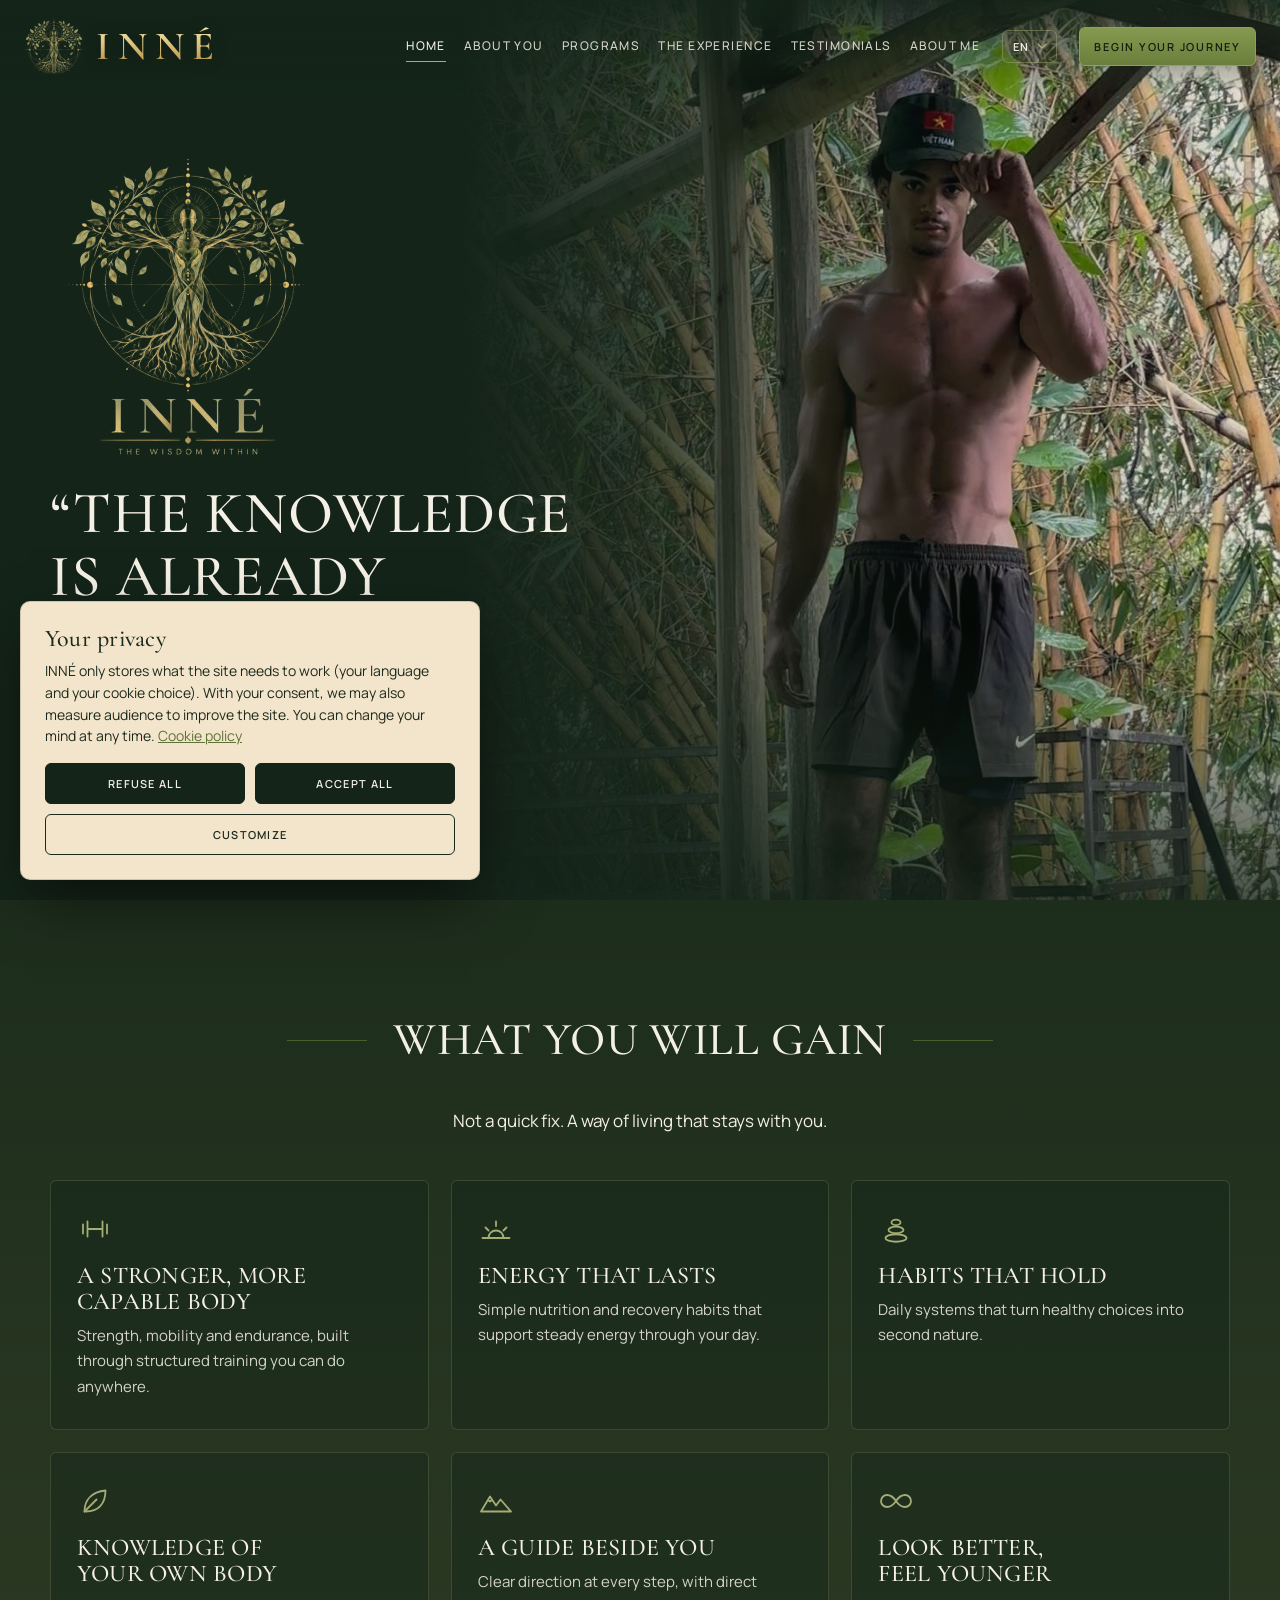
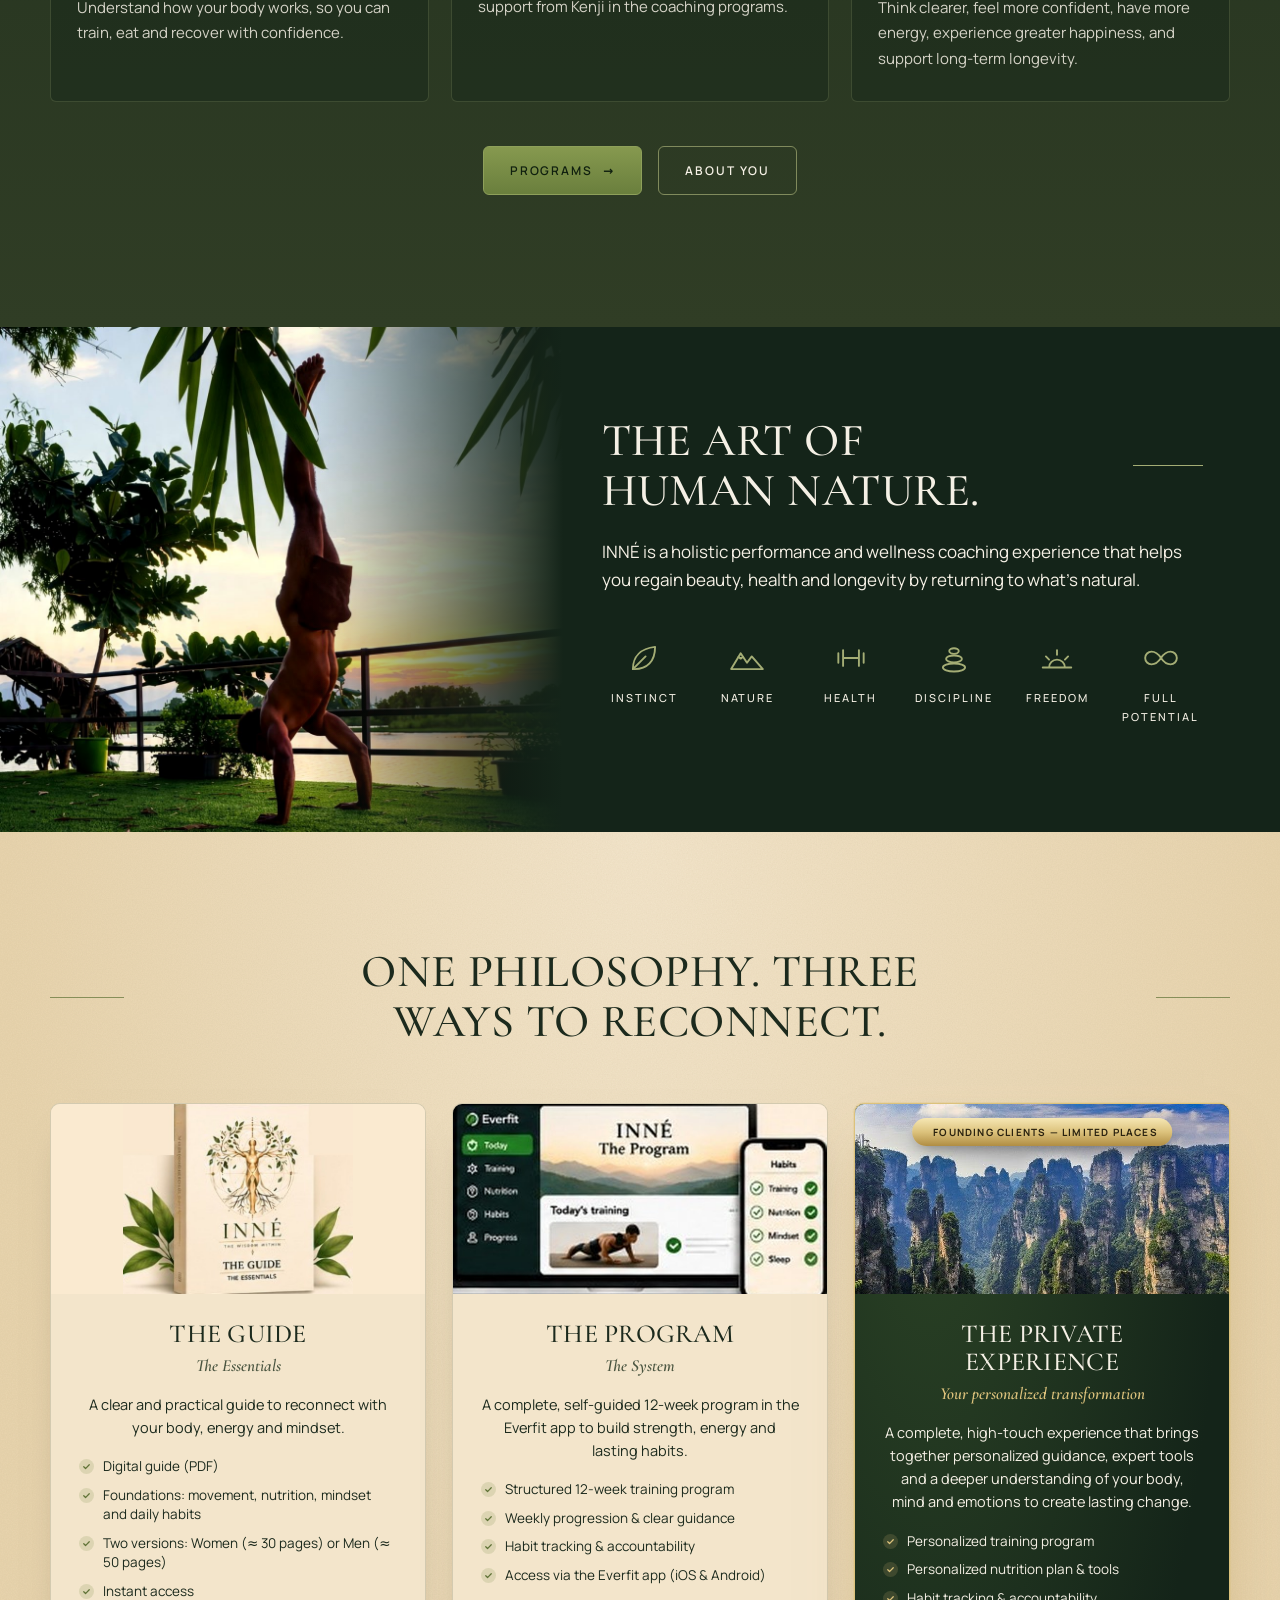
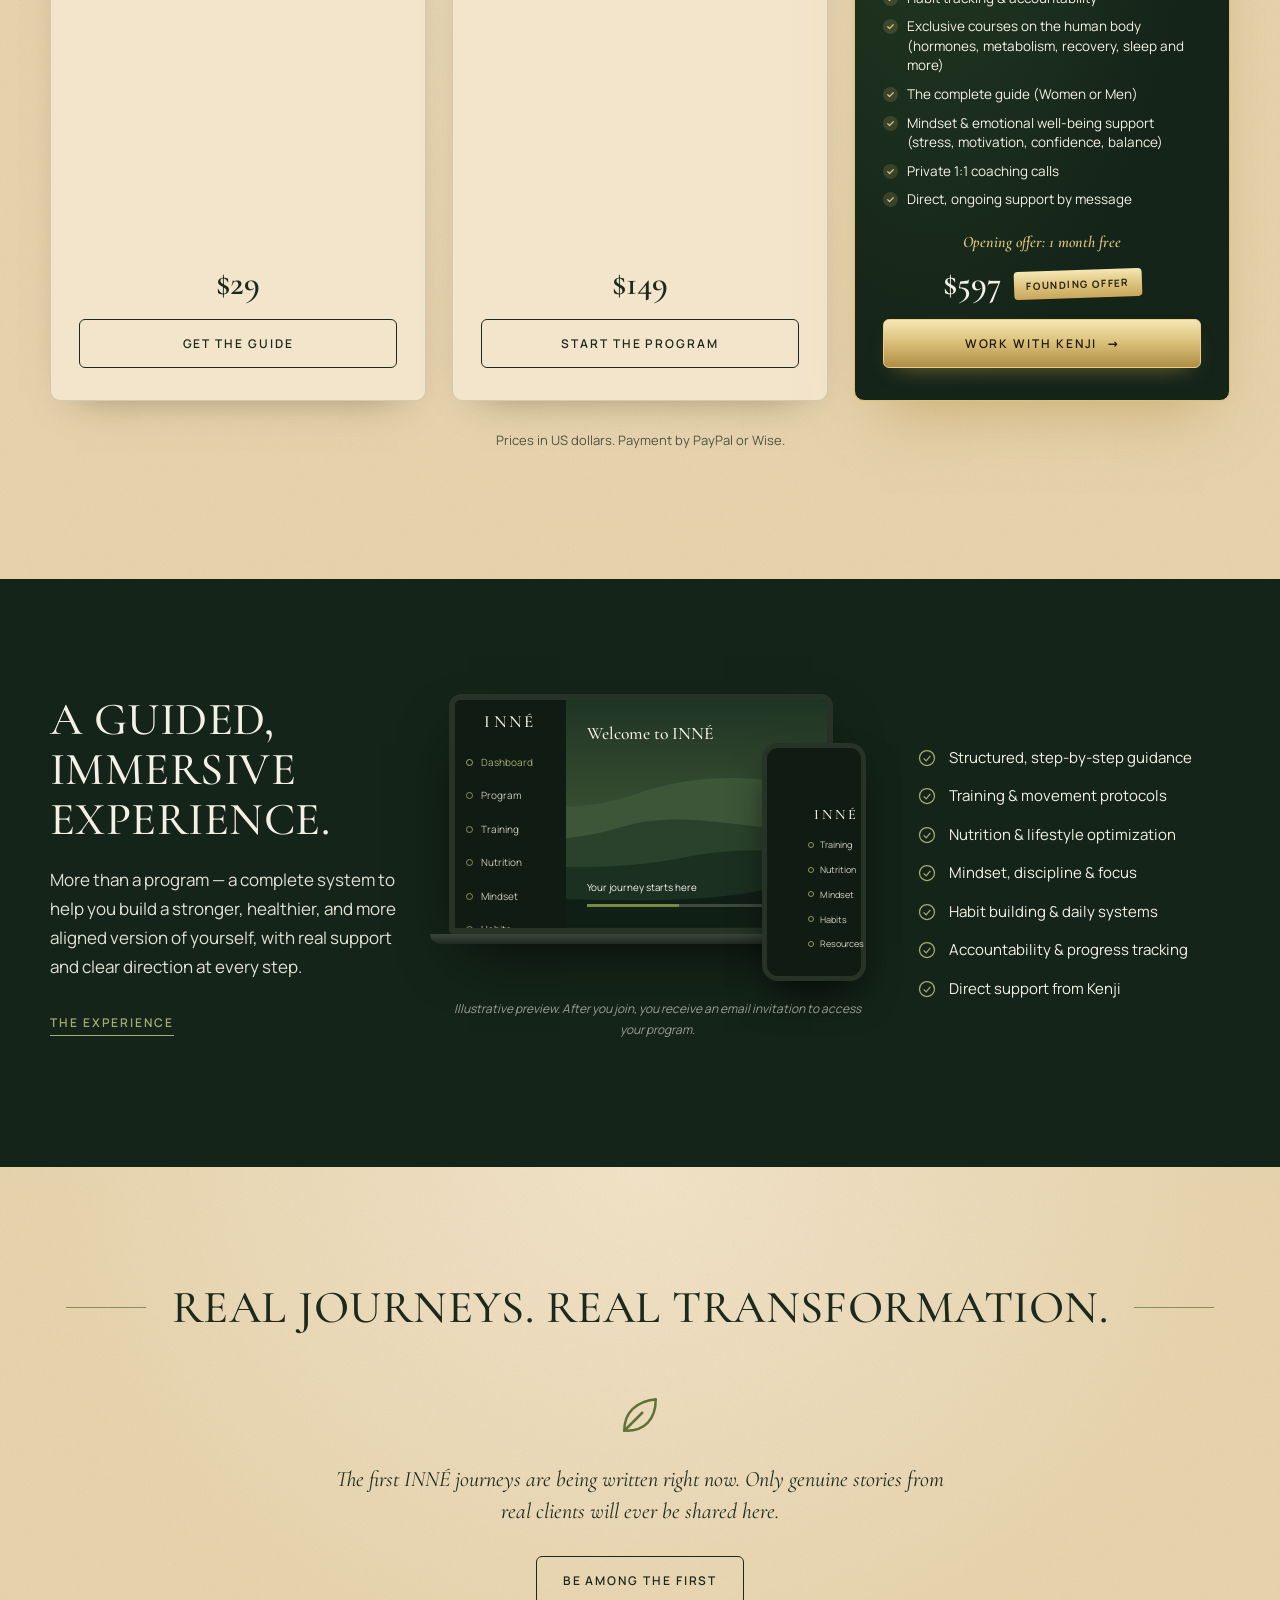
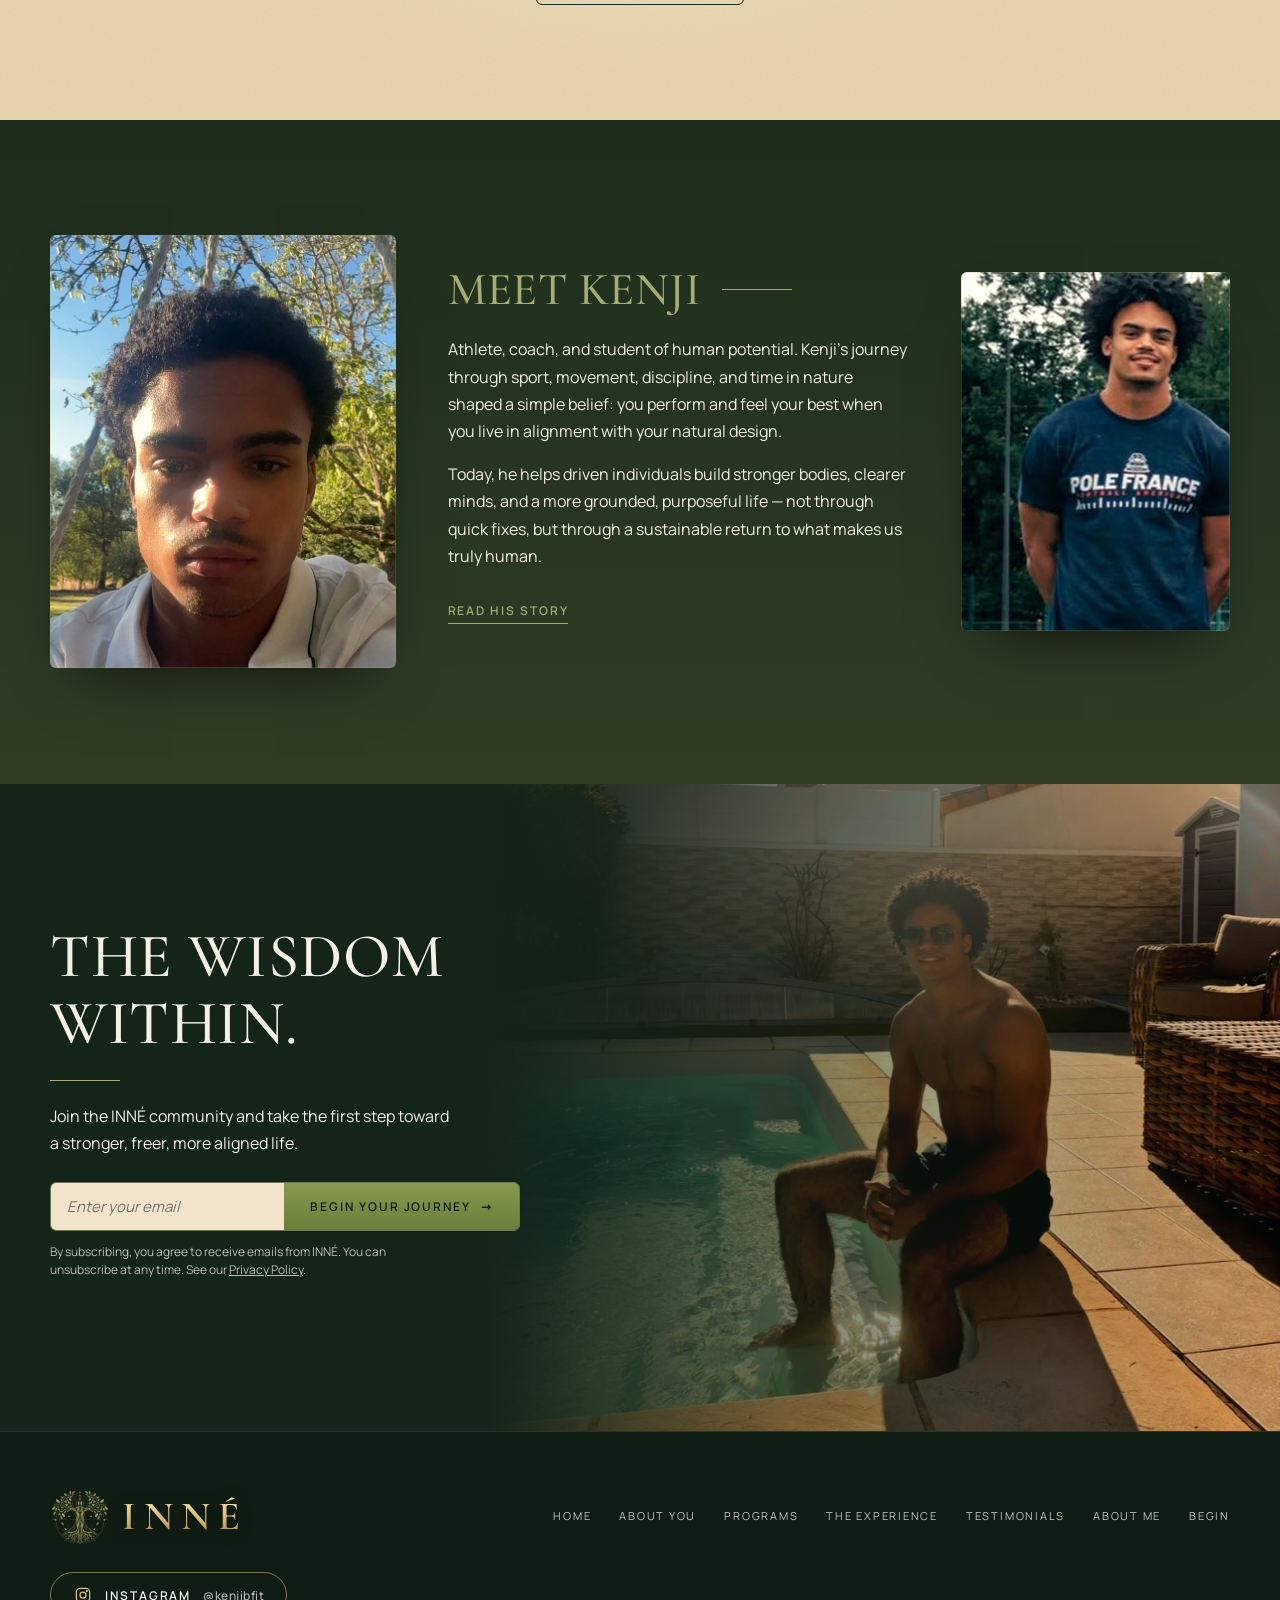
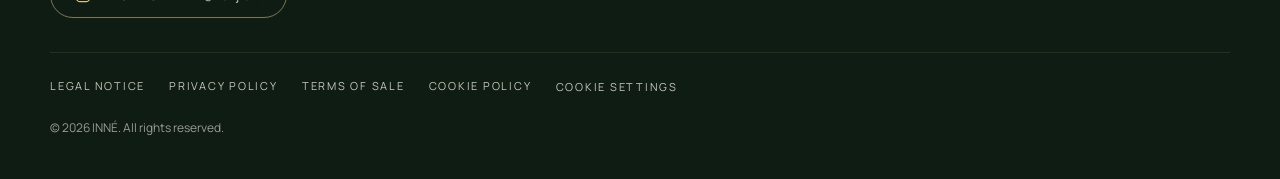
<file: INNE-site111/INNE-site/index.html>
<!DOCTYPE html>
<html lang="en" translate="no">
<head>
<meta charset="utf-8">
<meta name="viewport" content="width=device-width, initial-scale=1">
<title>INNÉ — The Wisdom Within</title>
<meta name="description" content="INNÉ is a premium coaching experience in natural health, human performance and lifestyle, founded by Kenji. Reconnect with your body, instinct and nature.">
<meta property="og:title" content="INNÉ — The Wisdom Within">
<meta property="og:description" content="INNÉ is a premium coaching experience in natural health, human performance and lifestyle, founded by Kenji. Reconnect with your body, instinct and nature.">
<meta property="og:type" content="website">
<meta name="theme-color" content="#142419">
<meta name="google" content="notranslate">
<link rel="icon" href="data:image/svg+xml,%3Csvg xmlns='http://www.w3.org/2000/svg' viewBox='0 0 64 64'%3E%3Crect width='64' height='64' rx='10' fill='%23142419'/%3E%3Cpath d='M18 46c0-18 10-28 28-30 0 18-10 30-26 30M18 46l16-16' fill='none' stroke='%23A4AD75' stroke-width='3' stroke-linecap='round'/%3E%3C/svg%3E">
<link rel="stylesheet" href="css/inne.css">
<script>document.documentElement.classList.add("js")</script>
</head>
<body>
<a class="skip" href="#main" data-i18n="skip">Skip to content</a>
<header class="site-header">
  <div class="wrap">
    <a class="logo" href="index.html" aria-label="INNÉ — The Wisdom Within"><img src="img/emblem-sm.png" alt="" width="60" height="56"><span><b>INNÉ</b><small>The Wisdom Within</small></span></a>
    <nav class="nav" id="nav" aria-label="Main"><a href="index.html" aria-current="page" data-i18n="nav.home">Home</a><a href="about-you.html" data-i18n="nav.aboutyou">About you</a><a href="programs.html" data-i18n="nav.programs">Programs</a><a href="experience.html" data-i18n="nav.experience">The Experience</a><a href="journeys.html" data-i18n="nav.journeys">Testimonials</a><a href="about.html" data-i18n="nav.aboutme">About me</a><a class="nav-only" href="begin.html" data-i18n="nav.cta">Begin Your Journey</a></nav>
    <select class="lang" id="lang" aria-label="Language" data-i18n-aria="lang.label"><option value="en" label="EN">EN</option><option value="es" label="ES">ES</option><option value="fr" label="FR">FR</option><option value="sv" label="SV">SV</option><option value="de" label="DE">DE</option><option value="it" label="IT">IT</option></select>
    <a class="btn btn-solid btn-sm" href="begin.html" data-i18n="nav.cta">Begin Your Journey</a>
    <button class="burger" type="button" aria-controls="nav" aria-expanded="false" aria-label="Menu" data-i18n-aria="nav.menu"><span></span><span></span></button>
  </div>
</header>
<main id="main">
<section class="hero">
  <div class="hero-media"><img src="img/hero.jpg" alt="Kenji standing in a bamboo forest" fetchpriority="high"></div>
  <div class="wrap"><div class="hero-copy">
    <img class="hero-logo reveal" src="img/logo-light.png" alt="INNÉ — The Wisdom Within" width="560" height="560">
    <h1 class="reveal" data-i18n="home.h1">“The knowledge is already <em>within you</em>”</h1>
    <p class="reveal d1" data-i18n="home.sub">Learn to work with your body again, not against it.</p>
    <div class="actions reveal d2"><a class="btn btn-solid" href="#gain"><span data-i18n="gain.title">What you will gain</span> <span class="arr" aria-hidden="true">↓</span></a><a class="btn btn-ghost" href="about-you.html" data-i18n="home.cta2">Explore INNÉ</a></div>
  </div></div>
</section>

<section class="section olive gain" id="gain"><div class="wrap">
  <h2 class="h2 title-lines center reveal"><span data-i18n="gain.title">What you will gain</span></h2>
  <p class="lead center-lead reveal d1" data-i18n="gain.sub">Not a quick fix. A way of living that stays with you.</p>
  <div class="pillar-cards"><article class="reveal"><svg viewBox="0 0 24 24" aria-hidden="true"><path d="M4 9v6M7 7v10M17 7v10M20 9v6M7 12h10"/></svg><h3 data-i18n="g1t">A stronger, more capable body</h3><p data-i18n="g1p">Strength, mobility and endurance, built through structured training you can do anywhere.</p></article><article class="reveal d1"><svg viewBox="0 0 24 24" aria-hidden="true"><path d="M3 18h18M7 18a5 5 0 0110 0M12 7v3M5 11l2 2M19 11l-2 2"/></svg><h3 data-i18n="g2t">Energy that lasts</h3><p data-i18n="g2p">Simple nutrition and recovery habits that support steady energy through your day.</p></article><article class="reveal d2"><svg viewBox="0 0 24 24" aria-hidden="true"><ellipse cx="12" cy="18" rx="7" ry="2.5"/><ellipse cx="12" cy="12.6" rx="5" ry="2.2"/><ellipse cx="12" cy="7.6" rx="3" ry="1.8"/></svg><h3 data-i18n="g4t">Habits that hold</h3><p data-i18n="g4p">Daily systems that turn healthy choices into second nature.</p></article><article class="reveal"><svg viewBox="0 0 24 24" aria-hidden="true"><path d="M5 19c0-8 5-13 14-14 0 9-5 14-13 14"/><path d="M5 19l8-8"/></svg><h3 data-i18n="g5t">Knowledge of your own body</h3><p data-i18n="g5p">Understand how your body works, so you can train, eat and recover with confidence.</p></article><article class="reveal d1"><svg viewBox="0 0 24 24" aria-hidden="true"><path d="M2 19l6-10 4 6 3-4 7 8z"/><path d="M6.6 11.4l1.4 1 1.4-1"/></svg><h3 data-i18n="g6t">A guide beside you</h3><p data-i18n="g6p">Clear direction at every step, with direct support from Kenji in the coaching programs.</p></article><article class="reveal d2"><svg viewBox="0 0 24 24" aria-hidden="true"><path d="M12 12c-2-3-4-4-6-4a4 4 0 000 8c2 0 4-1 6-4zm0 0c2 3 4 4 6 4a4 4 0 000-8c-2 0-4 1-6 4z"/></svg><h3 data-i18n="g3t">Look better, feel younger</h3><p data-i18n="g3p">Think clearer, feel more confident, have more energy, experience greater happiness, and support long-term longevity.</p></article></div>
  <p class="actions reveal" style="justify-content:center;margin-top:44px"><a class="btn btn-solid" href="programs.html"><span data-i18n="nav.programs">Programs</span> <span class="arr" aria-hidden="true">→</span></a><a class="btn btn-ghost" href="about-you.html" data-i18n="nav.aboutyou">About you</a></p>
</div></section>

<section class="band">
  <div class="band-img"><img src="img/handstand.jpg" alt="Handstand at sunset by the water" loading="lazy"></div>
  <div class="band-copy">
    <h2 class="h2 rule reveal" data-i18n="art.title">The art of human nature.</h2>
    <p class="lead reveal d1" style="margin-top:22px" data-i18n="art.text">INNÉ is a holistic performance and wellness coaching experience that helps you regain beauty, health and longevity by returning to what's natural.</p>
    <ul class="pillars reveal d2"><li><svg viewBox="0 0 24 24" aria-hidden="true"><path d="M5 19c0-8 5-13 14-14 0 9-5 14-13 14"/><path d="M5 19l8-8"/></svg><span data-i18n="p1">Instinct</span></li><li><svg viewBox="0 0 24 24" aria-hidden="true"><path d="M2 19l6-10 4 6 3-4 7 8z"/><path d="M6.6 11.4l1.4 1 1.4-1"/></svg><span data-i18n="p2">Nature</span></li><li><svg viewBox="0 0 24 24" aria-hidden="true"><path d="M4 9v6M7 7v10M17 7v10M20 9v6M7 12h10"/></svg><span data-i18n="p3">Health</span></li><li><svg viewBox="0 0 24 24" aria-hidden="true"><ellipse cx="12" cy="18" rx="7" ry="2.5"/><ellipse cx="12" cy="12.6" rx="5" ry="2.2"/><ellipse cx="12" cy="7.6" rx="3" ry="1.8"/></svg><span data-i18n="p4">Discipline</span></li><li><svg viewBox="0 0 24 24" aria-hidden="true"><path d="M3 18h18M7 18a5 5 0 0110 0M12 7v3M5 11l2 2M19 11l-2 2"/></svg><span data-i18n="p5">Freedom</span></li><li><svg viewBox="0 0 24 24" aria-hidden="true"><path d="M12 12c-2-3-4-4-6-4a4 4 0 000 8c2 0 4-1 6-4zm0 0c2 3 4 4 6 4a4 4 0 000-8c-2 0-4 1-6 4z"/></svg><span data-i18n="p6">Full potential</span></li></ul>
  </div>
</section>

<section class="section sand"><div class="wrap">
  <h2 class="h2 title-lines center reveal"><span data-i18n="prog.title">One philosophy. Three ways to reconnect.</span></h2>
  <div class="cards">
  <article class="card reveal">
    <div class="card-art photo contain"><img src="img/card-guide.jpg" alt="The INNÉ guide" loading="lazy"></div>
    <div class="card-body"><h3 data-i18n="f.name">The Guide</h3><div class="kind" data-i18n="f.kind">The Essentials</div><p data-i18n="f.desc">A clear and practical guide to reconnect with your body, energy and mindset.</p><ul class="incl"><li data-i18n="f.l1">Digital guide (PDF)</li><li data-i18n="f.l2">Foundations: movement, nutrition, mindset and daily habits</li><li data-i18n="f.l3">Two versions: Women (≈ 30 pages) or Men (≈ 50 pages)</li><li data-i18n="f.l4">Instant access</li></ul><div class="price" data-i18n="price.f">$29</div><a class="btn btn-ink" href="checkout.html#foundation" data-i18n="f.cta">Get the guide</a></div>
  </article>
  <article class="card reveal d1">
    <div class="card-art photo"><img src="img/card-program.jpg" alt="The INNÉ program in the Everfit app" loading="lazy"></div>
    <div class="card-body"><h3 data-i18n="r.name">The Program</h3><div class="kind" data-i18n="r.kind">The System</div><p data-i18n="r.desc">A complete, self-guided 12-week program in the Everfit app to build strength, energy and lasting habits.</p><ul class="incl"><li data-i18n="r.l1">Structured 12-week training program</li><li data-i18n="r.l2">Weekly progression & clear guidance</li><li data-i18n="r.l3">Habit tracking & accountability</li><li data-i18n="r.l4">Access via the Everfit app (iOS & Android)</li></ul><div class="price" data-i18n="price.r">$149</div><a class="btn btn-ink" href="checkout.html#reconnection" data-i18n="r.cta">Start the program</a></div>
  </article>
  <article class="card feature premium reveal d2">
    <span class="badge gold"><svg viewBox="0 0 24 24" aria-hidden="true"><path d="M3 18h18l-1.5-10-5 4L12 5l-2.5 7-5-4z"/></svg><span data-i18n="x.badge">Founding clients — Limited places</span></span>
    <div class="card-art photo"><img src="img/card-private.jpg" alt="Mountain landscape" loading="lazy"></div>
    <div class="card-body"><h3 data-i18n="x.name">The Private Experience</h3><div class="kind" data-i18n="x.kind">Your personalized transformation</div><p data-i18n="x.desc">A complete, high-touch experience that brings together personalized guidance, expert tools and a deeper understanding of your body, mind and emotions to create lasting change.</p><ul class="incl"><li data-i18n="x.l1">Personalized training program</li><li data-i18n="x.l2">Personalized nutrition plan & tools</li><li data-i18n="x.l3">Habit tracking & accountability</li><li data-i18n="x.l4">Exclusive courses on the human body (hormones, metabolism, recovery, sleep and more)</li><li data-i18n="x.l5">The complete guide (Women or Men)</li><li data-i18n="x.l6">Mindset & emotional well-being support (stress, motivation, confidence, balance)</li><li data-i18n="x.l7">Private 1:1 coaching calls</li><li data-i18n="x.l8">Direct, ongoing support by message</li></ul><p class="launch" data-i18n="x.month">Opening offer: 1 month free</p><div class="price-row"><span class="price" data-i18n="price.x">$597</span><span class="offer-tag" data-i18n="x.offer">Founding offer</span></div><a class="btn btn-gold" href="checkout.html#private"><span data-i18n="x.cta">Work with Kenji</span> <span class="arr" aria-hidden="true">→</span></a></div>
  </article>
</div>
<p class="price-note center" data-i18n="price.note">Prices in US dollars. Payment by PayPal or Wise.</p>
</div></section>

<section class="section dark"><div class="wrap exp">
  <div class="reveal"><h2 class="h2" data-i18n="exp.title">A guided, immersive experience.</h2><p class="lead" style="margin-top:22px" data-i18n="exp.text">More than a program — a complete system to help you build a stronger, healthier, and more aligned version of yourself, with real support and clear direction at every step.</p><p style="margin-top:26px"><a class="textlink" href="experience.html" data-i18n="nav.experience">The Experience</a></p></div>
  <div class="reveal d1"><div class="devices" aria-hidden="true">
  <div class="laptop"><div class="ui-side"><b>INNÉ</b><span data-i18n="ui.1">Dashboard</span><span data-i18n="ui.2">Program</span><span data-i18n="ui.3">Training</span><span data-i18n="ui.4">Nutrition</span><span data-i18n="ui.5">Mindset</span><span data-i18n="ui.6">Habits</span><span data-i18n="ui.7">Resources</span></div><div class="ui-main"><svg viewBox="0 0 400 150" preserveAspectRatio="xMidYMid slice" aria-hidden="true"><defs><linearGradient id="hu" x1="0" y1="0" x2="0" y2="1"><stop offset="0" stop-color="#1f3524"/><stop offset="1" stop-color="#52683f"/></linearGradient></defs><rect width="400" height="150" fill="url(#hu)"/><circle cx="300" cy="50" r="13" fill="#e8d4ae" opacity=".5"/><path d="M0,90 C60,60 110,80 160,62 S260,50 320,70 S380,60 400,66 V150 H0Z" fill="#3c5637"/><path d="M0,105 C50,85 100,100 150,84 S250,95 300,80 S370,92 400,84 V150 H0Z" fill="#2a422b"/><path d="M0,120 C70,100 120,118 190,104 S300,112 400,100 V150 H0Z" fill="#1b3020"/><path d="M0,138 C80,122 160,140 240,126 S340,134 400,124 V150 H0Z" fill="#101f15"/></svg><div data-i18n="ui.welcome">Welcome to INNÉ</div><small data-i18n="ui.start">Your journey starts here</small></div></div>
  <div class="laptop-base"></div>
  <div class="phone"><b>INNÉ</b><span data-i18n="ui.3">Training</span><span data-i18n="ui.4">Nutrition</span><span data-i18n="ui.5">Mindset</span><span data-i18n="ui.6">Habits</span><span data-i18n="ui.7">Resources</span></div>
</div><p class="caption" data-i18n="exp.caption">Illustrative preview. After you join, you receive an email invitation to access your program.</p></div>
  <ul class="checks reveal d2"><li><svg viewBox="0 0 24 24" aria-hidden="true"><circle cx="12" cy="12" r="9"/><path d="M8 12.5l3 3 5-6"/></svg><span data-i18n="c1">Structured, step-by-step guidance</span></li><li><svg viewBox="0 0 24 24" aria-hidden="true"><circle cx="12" cy="12" r="9"/><path d="M8 12.5l3 3 5-6"/></svg><span data-i18n="c2">Training &amp; movement protocols</span></li><li><svg viewBox="0 0 24 24" aria-hidden="true"><circle cx="12" cy="12" r="9"/><path d="M8 12.5l3 3 5-6"/></svg><span data-i18n="c3">Nutrition &amp; lifestyle optimization</span></li><li><svg viewBox="0 0 24 24" aria-hidden="true"><circle cx="12" cy="12" r="9"/><path d="M8 12.5l3 3 5-6"/></svg><span data-i18n="c4">Mindset, discipline &amp; focus</span></li><li><svg viewBox="0 0 24 24" aria-hidden="true"><circle cx="12" cy="12" r="9"/><path d="M8 12.5l3 3 5-6"/></svg><span data-i18n="c5">Habit building &amp; daily systems</span></li><li><svg viewBox="0 0 24 24" aria-hidden="true"><circle cx="12" cy="12" r="9"/><path d="M8 12.5l3 3 5-6"/></svg><span data-i18n="c6">Accountability &amp; progress tracking</span></li><li><svg viewBox="0 0 24 24" aria-hidden="true"><circle cx="12" cy="12" r="9"/><path d="M8 12.5l3 3 5-6"/></svg><span data-i18n="c7">Direct support from Kenji</span></li></ul>
</div></section>

<section class="section sand"><div class="wrap">
  <h2 class="h2 title-lines center reveal"><span data-i18n="jr.title">Real journeys. Real transformation.</span></h2>
  <div class="journey-empty reveal d1"><svg viewBox="0 0 24 24" aria-hidden="true"><path d="M5 19c0-8 5-13 14-14 0 9-5 14-13 14"/><path d="M5 19l8-8"/></svg><p data-i18n="jr.text">The first INNÉ journeys are being written right now. Only genuine stories from real clients will ever be shared here.</p><a class="btn btn-ink" href="begin.html" data-i18n="jr.cta">Be among the first</a></div>
</div></section>

<section class="section olive"><div class="wrap meet">
  <div class="frame ratio-45 reveal"><img src="img/portrait.jpg" alt="Portrait of Kenji" loading="lazy"></div>
  <div class="reveal d1">
    <h2 class="h2 rule" data-i18n="meet.title">Meet Kenji</h2>
    <p style="margin-top:22px" data-i18n="meet.p1">Athlete, coach, and student of human potential. Kenji’s journey through sport, movement, discipline, and time in nature shaped a simple belief: you perform and feel your best when you live in alignment with your natural design.</p>
    <p data-i18n="meet.p2">Today, he helps driven individuals build stronger bodies, clearer minds, and a more grounded, purposeful life — not through quick fixes, but through a sustainable return to what makes us truly human.</p>
    <p style="margin-top:26px"><a class="textlink" href="about.html" data-i18n="meet.link">Read his story</a></p>
  </div>
  <div class="frame ratio-34 reveal d2"><img src="img/football.jpg" alt="Kenji on the American football field" loading="lazy" style="object-position:50% 6%"></div>
</div></section>

<section class="final">
  <img src="img/pool.jpg" alt="Kenji by the water in the sun" loading="lazy">
  <div class="wrap">
    <h2 class="reveal" data-i18n="fin.title">The wisdom within.</h2>
    <p class="reveal d1" data-i18n="fin.text">Join the INNÉ community and take the first step toward a stronger, freer, more aligned life.</p>
    <div class="reveal d2">
      <form class="signup" data-form="newsletter">
        <input type="email" name="email" required autocomplete="email" placeholder="Enter your email" data-i18n-ph="fin.ph" aria-label="Email">
        <button class="btn btn-solid" type="submit"><span data-i18n="nav.cta">Begin Your Journey</span> <span class="arr" aria-hidden="true">→</span></button>
      </form>
      <p class="form-msg" role="status" hidden></p>
      <p class="fineprint" data-i18n="fin.consent">By subscribing, you agree to receive emails from INNÉ. You can unsubscribe at any time. See our <a href="privacy.html">Privacy Policy</a>.</p>
    </div>
  </div>
</section>
</main>
<footer class="site-footer">
  <div class="wrap">
    <div class="foot-top">
      <a class="logo" href="index.html" aria-label="INNÉ — The Wisdom Within"><img src="img/emblem-sm.png" alt="" width="60" height="56"><span><b>INNÉ</b><small>The Wisdom Within</small></span></a>
      <nav class="foot-nav" aria-label="Footer"><a href="index.html" data-i18n="nav.home">Home</a><a href="about-you.html" data-i18n="nav.aboutyou">About you</a><a href="programs.html" data-i18n="nav.programs">Programs</a><a href="experience.html" data-i18n="nav.experience">The Experience</a><a href="journeys.html" data-i18n="nav.journeys">Testimonials</a><a href="about.html" data-i18n="nav.aboutme">About me</a><a href="begin.html" data-i18n="nav.begin">Begin</a></nav>
      <div class="social"><a class="social-btn" data-social="instagram" href="#" hidden target="_blank" rel="noopener"><svg viewBox="0 0 24 24" aria-hidden="true"><rect x="4" y="4" width="16" height="16" rx="4.5"/><circle cx="12" cy="12" r="3.6"/><circle cx="16.7" cy="7.3" r=".6"/></svg><span>Instagram</span><small data-social-handle></small></a><a class="social-btn" data-social="youtube" href="#" hidden target="_blank" rel="noopener"><svg viewBox="0 0 24 24" aria-hidden="true"><rect x="3" y="6" width="18" height="12" rx="3.5"/><path d="M10.5 9.5l4 2.5-4 2.5z"/></svg><span>YouTube</span><small data-social-handle></small></a></div>
    </div>
    <div class="foot-legal">
      <a href="legal.html" data-i18n="ft.legal">Legal notice</a>
      <a href="privacy.html" data-i18n="ft.privacy">Privacy policy</a>
      <a href="terms.html" data-i18n="ft.terms">Terms of sale</a>
      <a href="cookies.html" data-i18n="ft.cookies">Cookie policy</a>
      <button type="button" data-cookie-open data-i18n="ft.manage">Cookie settings</button>
    </div>
    <p class="foot-note">© 2026 INNÉ. <span data-i18n="ft.rights">All rights reserved.</span></p>
  </div>
</footer>
<div class="cookie" id="cookie" role="dialog" aria-labelledby="ck-title" tabindex="-1" hidden>
  <h2 id="ck-title" data-i18n="ck.title">Your privacy</h2>
  <p style="margin:0"><span data-i18n="ck.text">INNÉ only stores what the site needs to work (your language and your cookie choice). With your consent, we may also measure audience to improve the site. You can change your mind at any time.</span> <a href="cookies.html" data-i18n="ft.cookies">Cookie policy</a></p>
  <div class="cookie-opts" id="cookie-opts" hidden>
    <label><input type="checkbox" checked disabled><span><b data-i18n="ck.ess">Essential</b><span data-i18n="ck.essd">Required for the site to work. Always active.</span></span></label>
    <label><input type="checkbox" id="ck-analytics"><span><b data-i18n="ck.an">Audience measurement</b><span data-i18n="ck.and">Helps us understand how the site is used. No such tool is active at the moment.</span></span></label>
  </div>
  <div class="cookie-actions">
    <button type="button" class="btn btn-eq" id="ck-refuse" data-i18n="ck.refuse">Refuse all</button>
    <button type="button" class="btn btn-eq" id="ck-accept" data-i18n="ck.accept">Accept all</button>
    <button type="button" class="btn btn-ink wide" id="ck-custom" data-i18n="ck.custom">Customize</button>
    <button type="button" class="btn btn-ink wide" id="ck-save" hidden data-i18n="ck.save">Save my choices</button>
  </div>
</div>
<script src="js/settings.js"></script>
<script src="js/texts.js"></script>
<script src="js/site.js"></script>
</body>
</html>
</file>
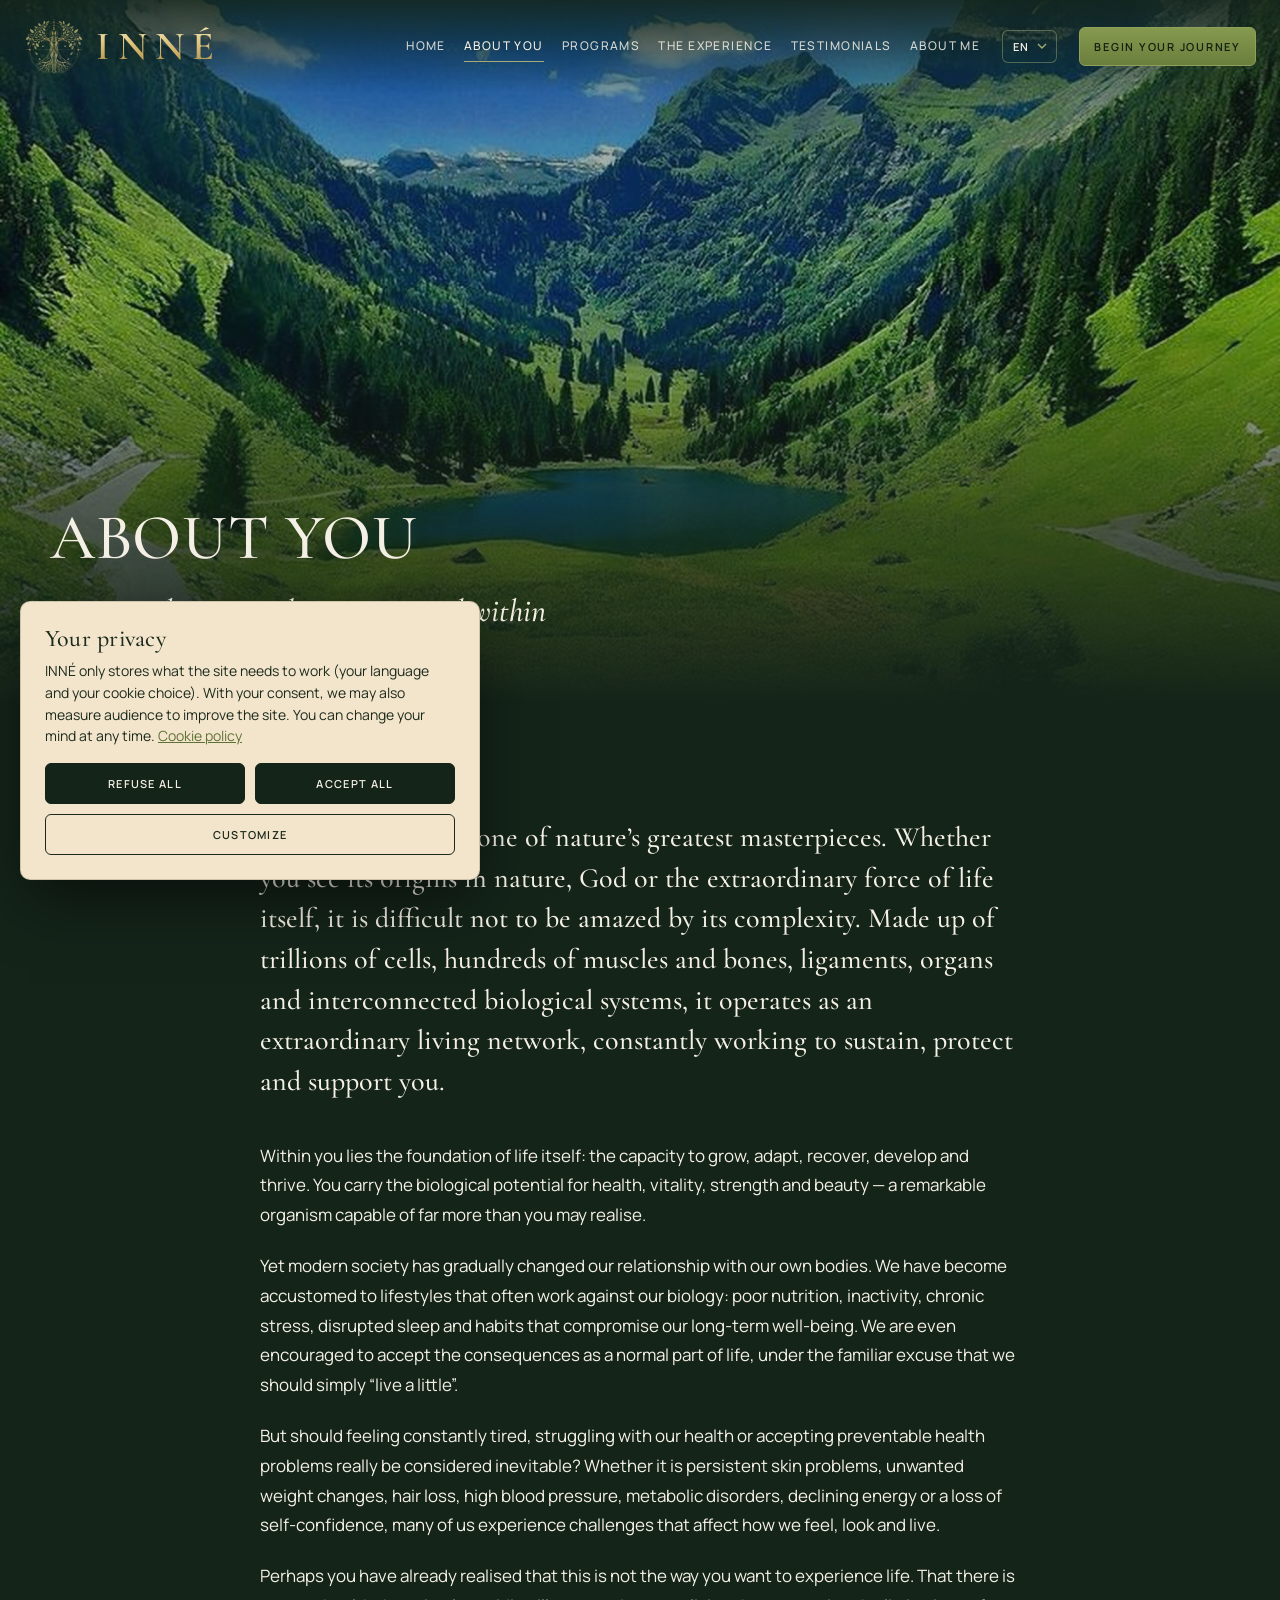
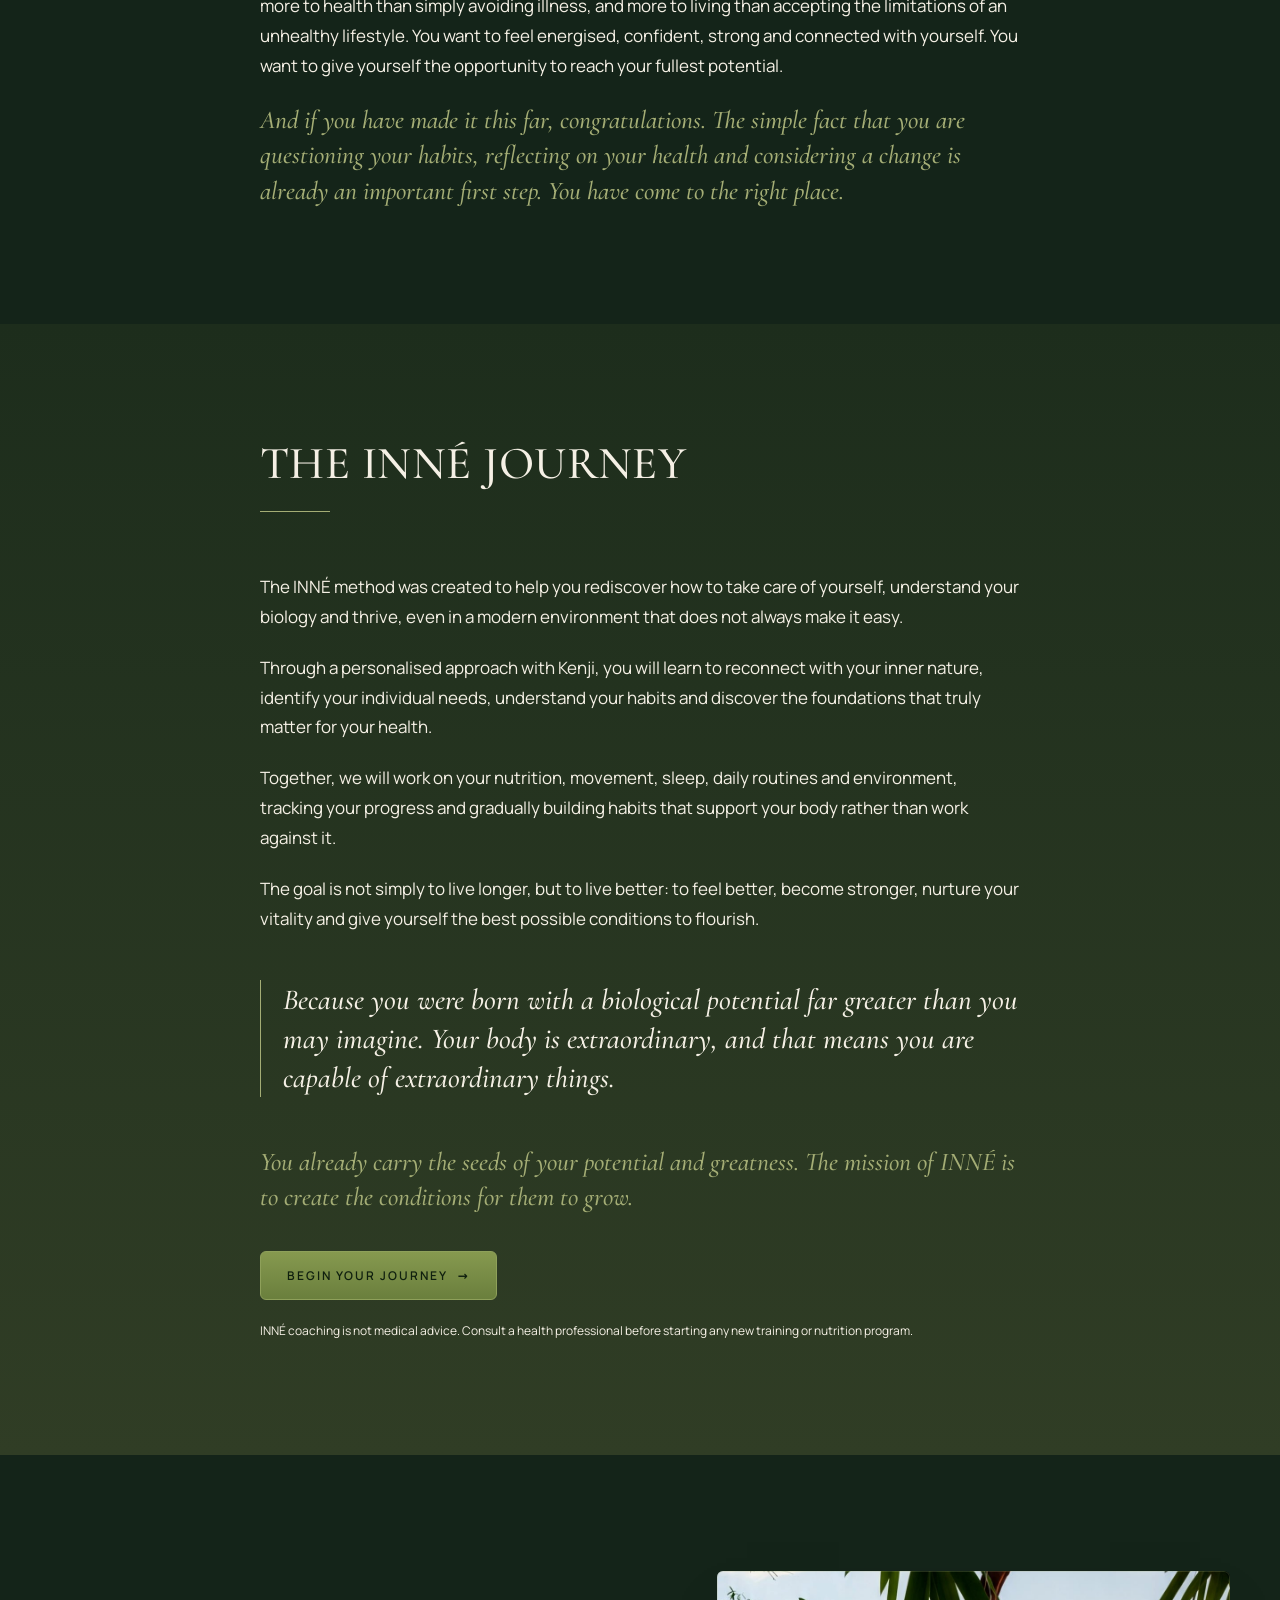
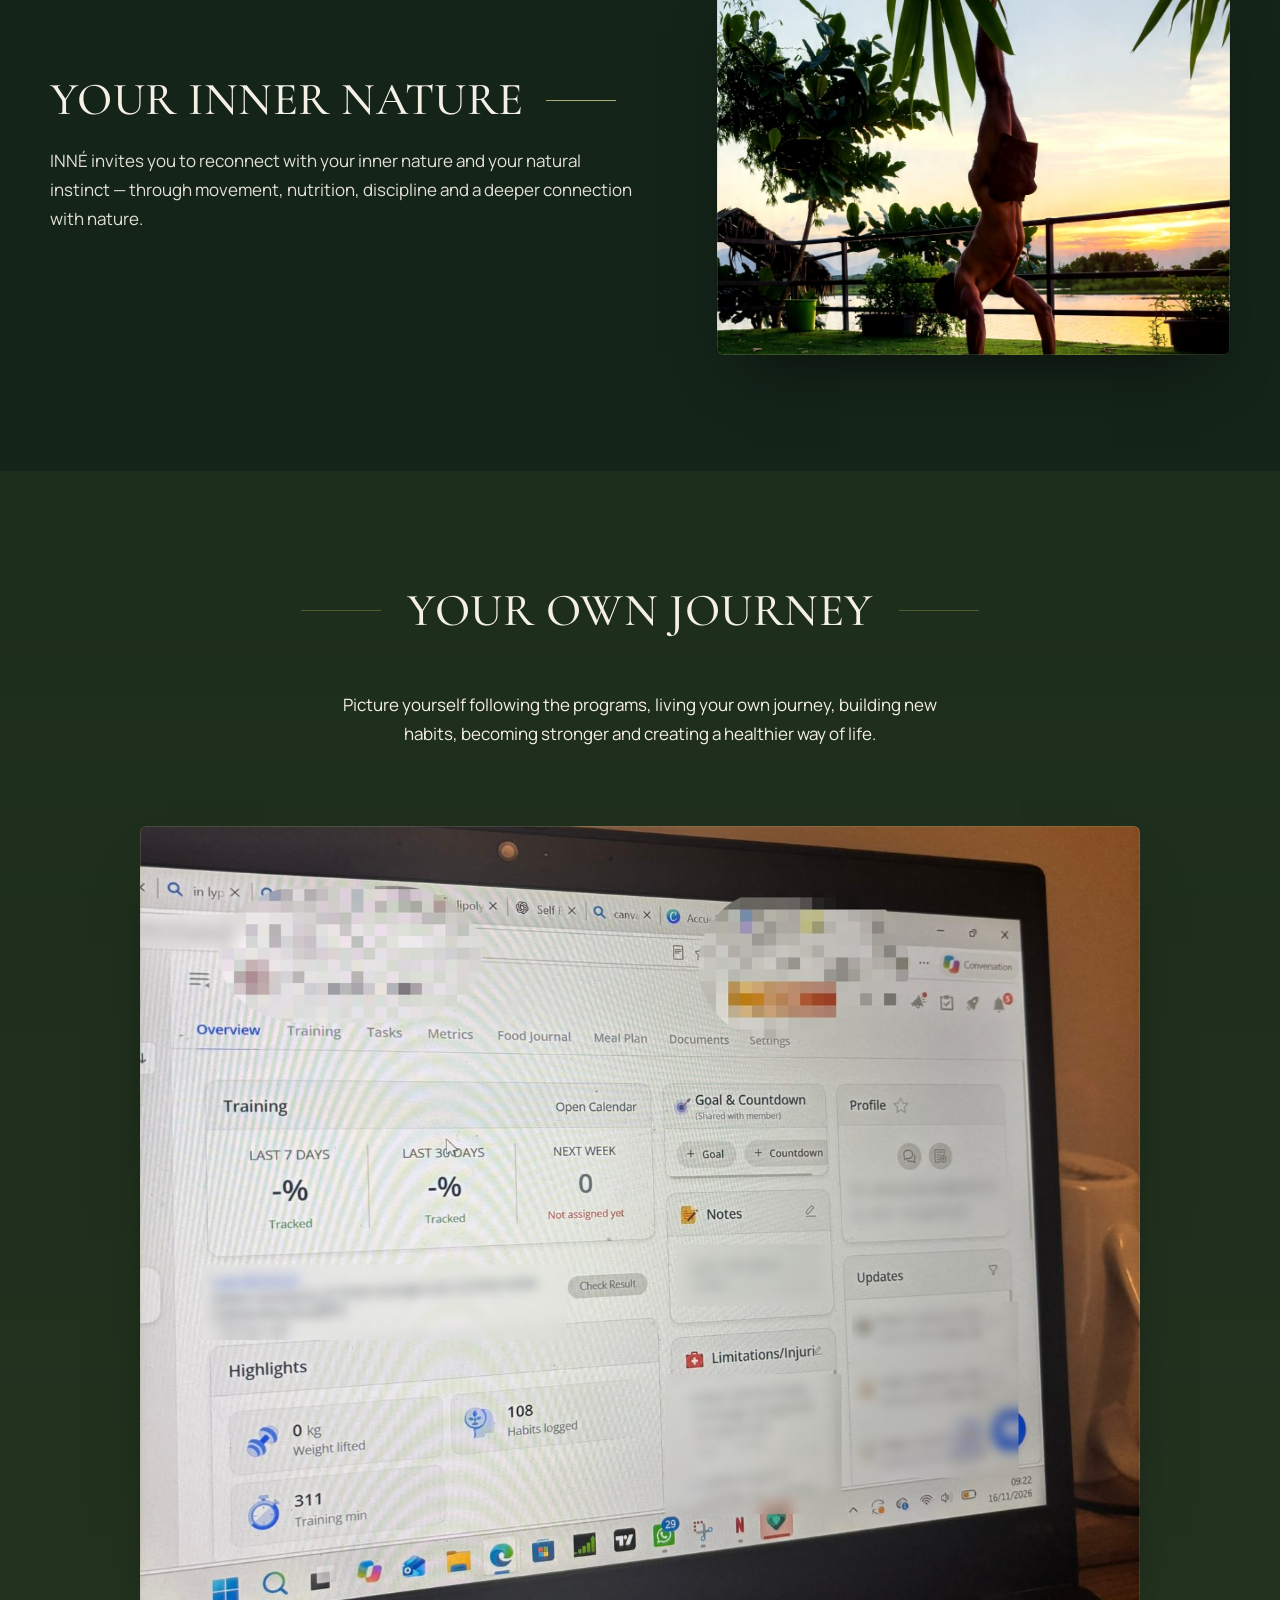
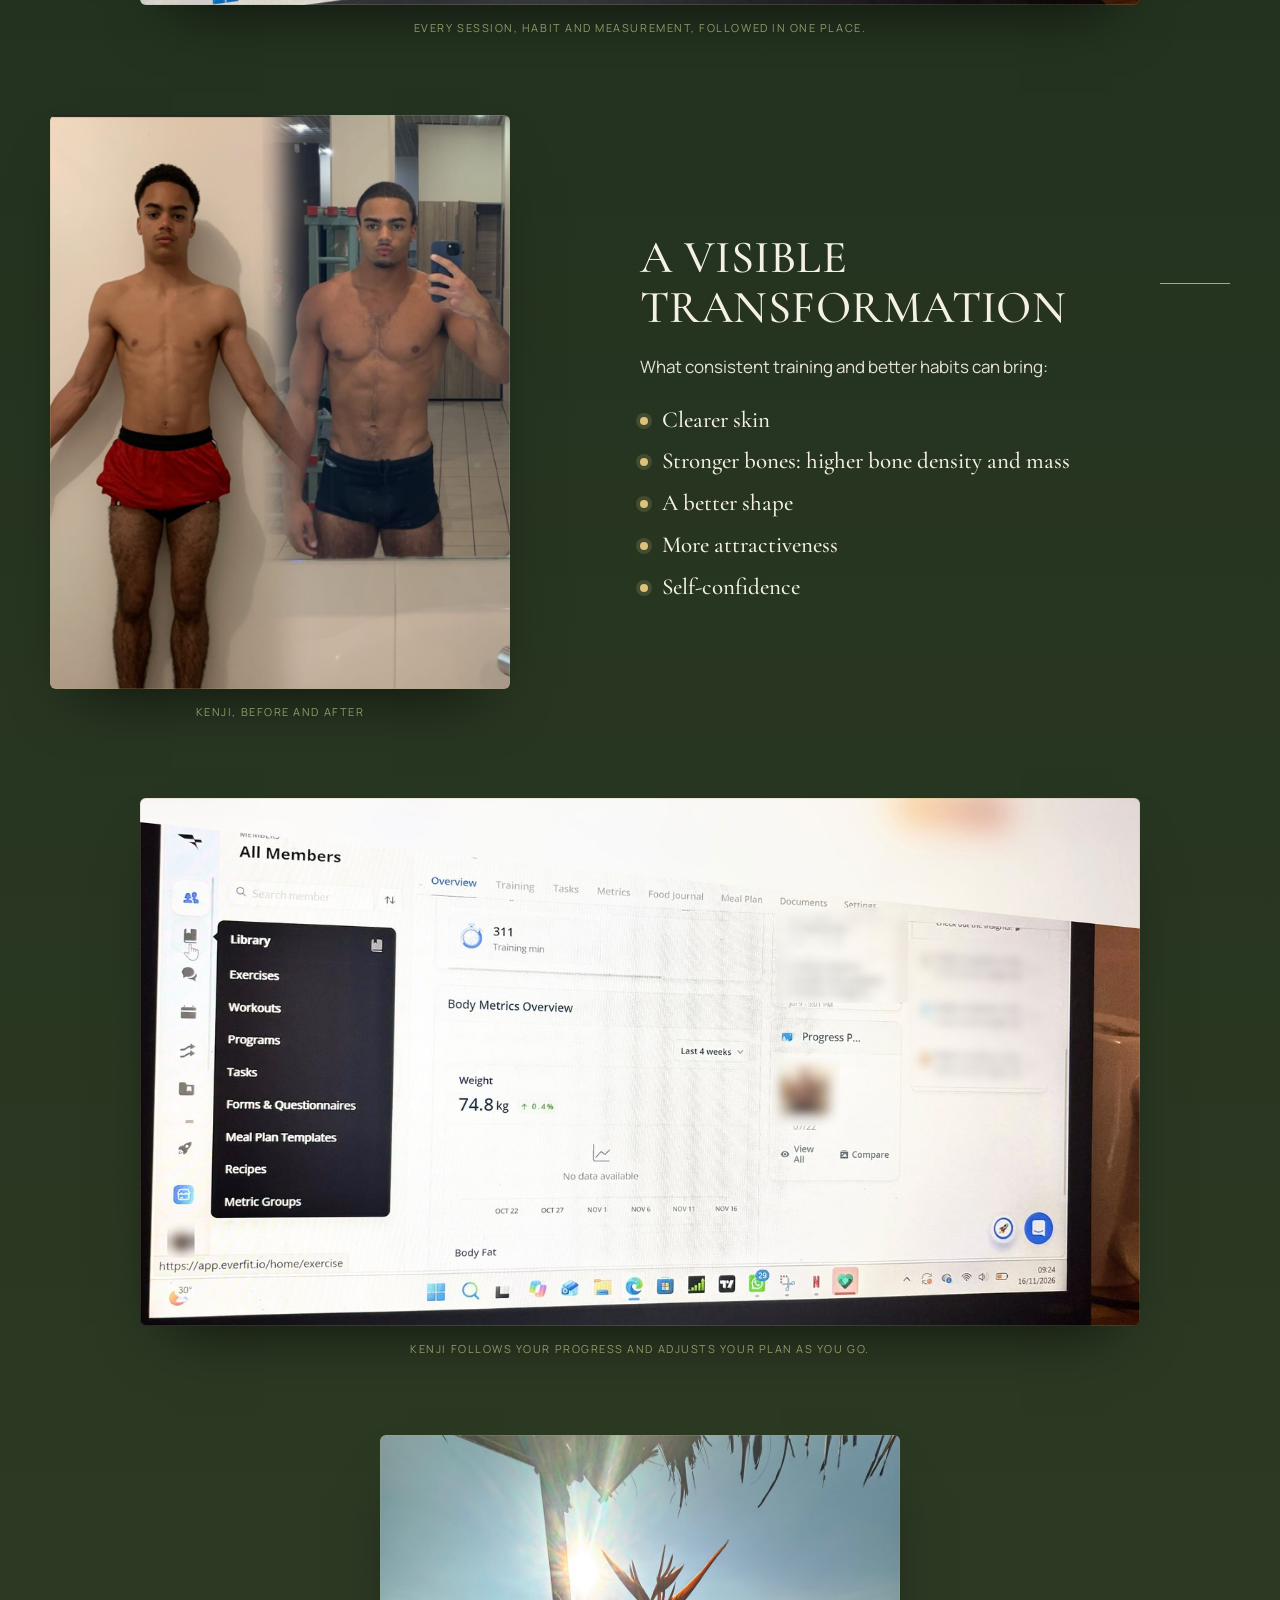
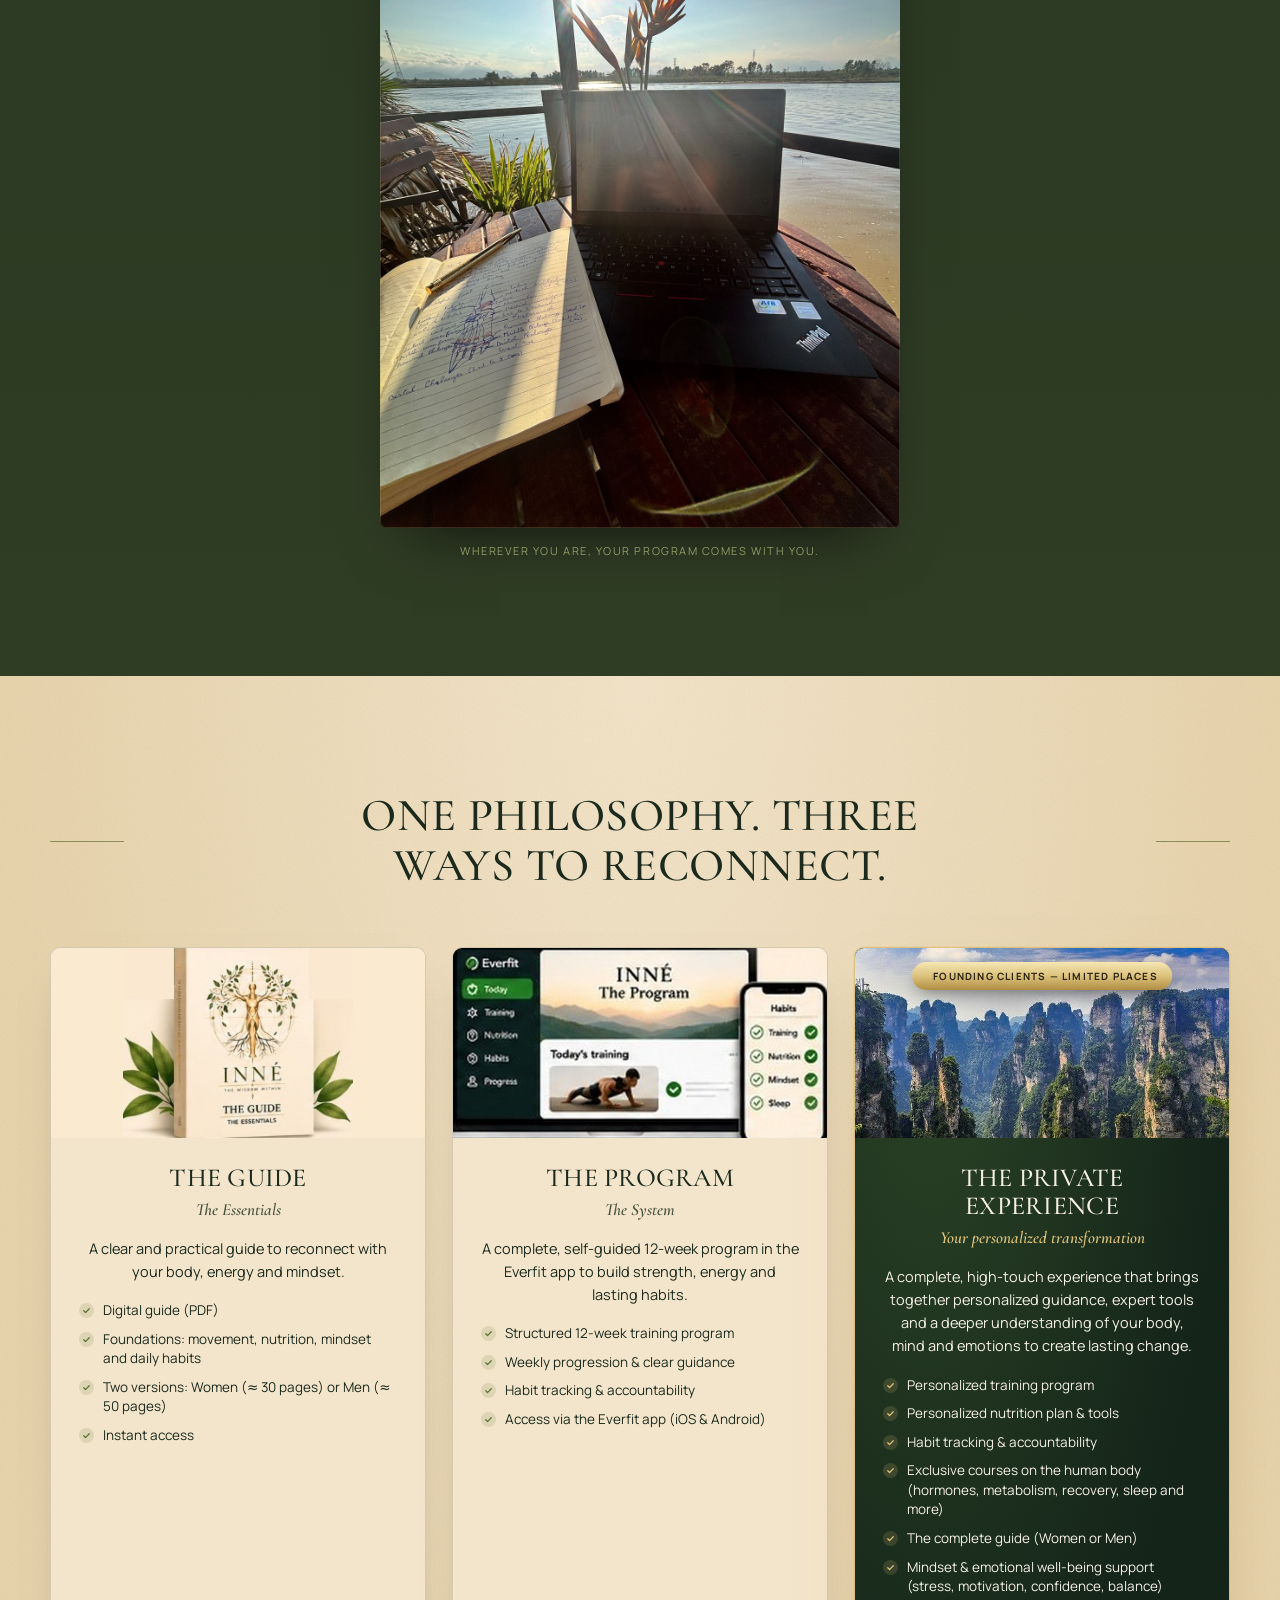
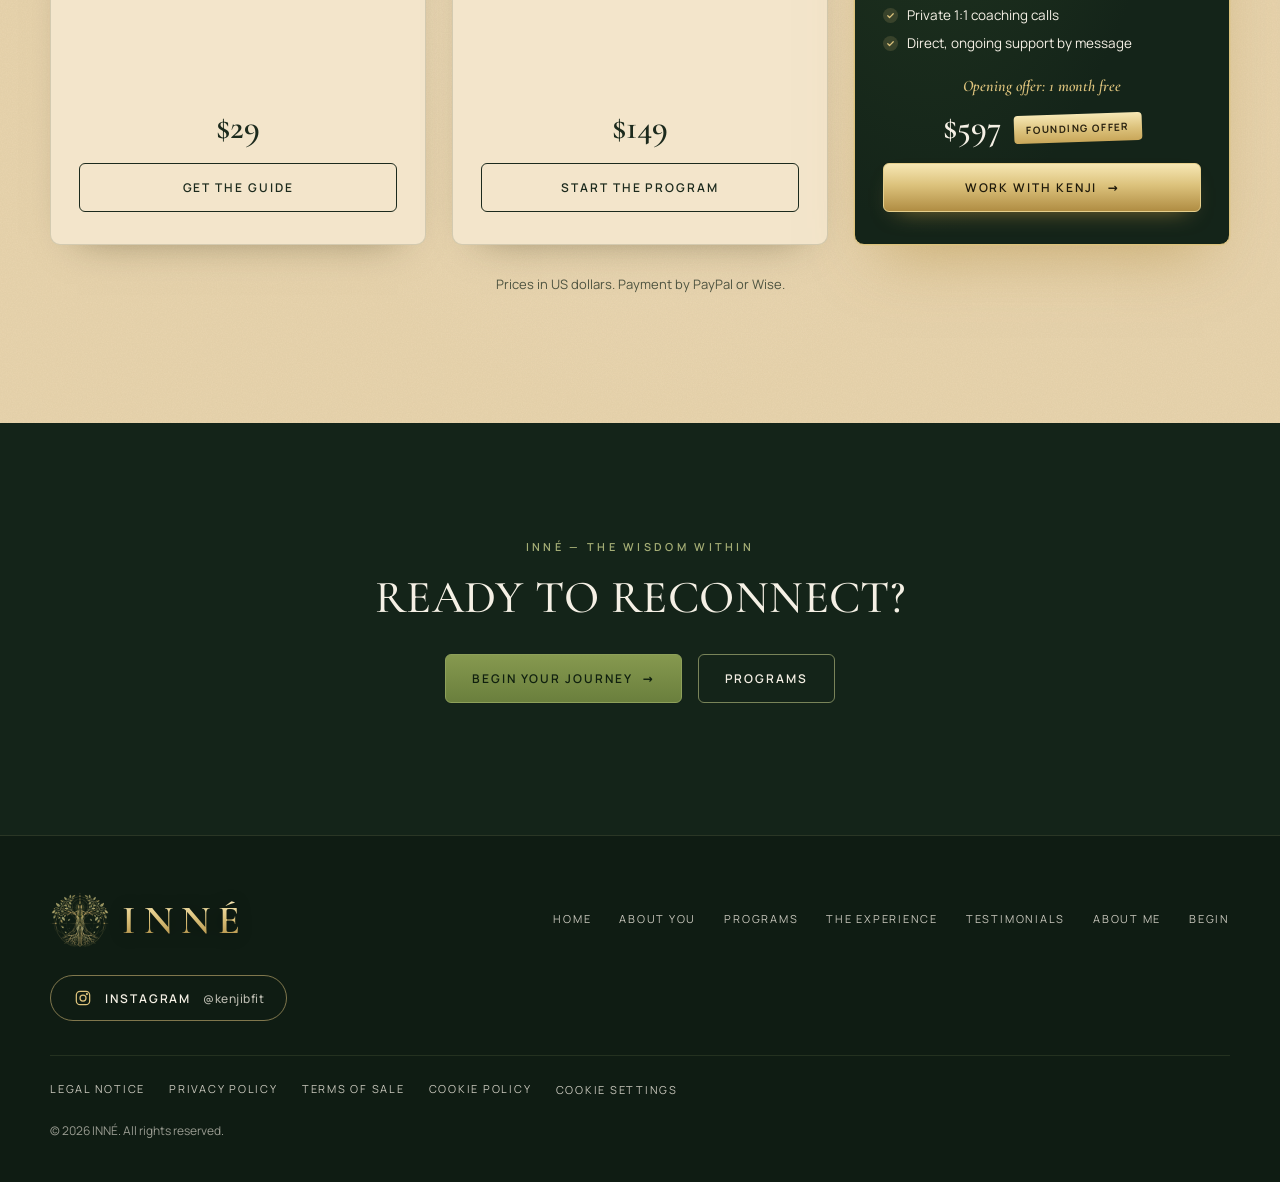
<file: INNE-site111/INNE-site/about-you.html>
<!DOCTYPE html>
<html lang="en" translate="no" data-title="nav.aboutyou">
<head>
<meta charset="utf-8">
<meta name="viewport" content="width=device-width, initial-scale=1">
<title>About you — INNÉ</title>
<meta name="description" content="Who INNÉ is for: driven individuals who want a stronger body, a clearer mind and a more grounded life.">
<meta property="og:title" content="About you — INNÉ">
<meta property="og:description" content="Who INNÉ is for: driven individuals who want a stronger body, a clearer mind and a more grounded life.">
<meta property="og:type" content="website">
<meta name="theme-color" content="#142419">
<meta name="google" content="notranslate">
<link rel="icon" href="data:image/svg+xml,%3Csvg xmlns='http://www.w3.org/2000/svg' viewBox='0 0 64 64'%3E%3Crect width='64' height='64' rx='10' fill='%23142419'/%3E%3Cpath d='M18 46c0-18 10-28 28-30 0 18-10 30-26 30M18 46l16-16' fill='none' stroke='%23A4AD75' stroke-width='3' stroke-linecap='round'/%3E%3C/svg%3E">
<link rel="stylesheet" href="css/inne.css">
<script>document.documentElement.classList.add("js")</script>
</head>
<body>
<a class="skip" href="#main" data-i18n="skip">Skip to content</a>
<header class="site-header">
  <div class="wrap">
    <a class="logo" href="index.html" aria-label="INNÉ — The Wisdom Within"><img src="img/emblem-sm.png" alt="" width="60" height="56"><span><b>INNÉ</b><small>The Wisdom Within</small></span></a>
    <nav class="nav" id="nav" aria-label="Main"><a href="index.html" data-i18n="nav.home">Home</a><a href="about-you.html" aria-current="page" data-i18n="nav.aboutyou">About you</a><a href="programs.html" data-i18n="nav.programs">Programs</a><a href="experience.html" data-i18n="nav.experience">The Experience</a><a href="journeys.html" data-i18n="nav.journeys">Testimonials</a><a href="about.html" data-i18n="nav.aboutme">About me</a><a class="nav-only" href="begin.html" data-i18n="nav.cta">Begin Your Journey</a></nav>
    <select class="lang" id="lang" aria-label="Language" data-i18n-aria="lang.label"><option value="en" label="EN">EN</option><option value="es" label="ES">ES</option><option value="fr" label="FR">FR</option><option value="sv" label="SV">SV</option><option value="de" label="DE">DE</option><option value="it" label="IT">IT</option></select>
    <a class="btn btn-solid btn-sm" href="begin.html" data-i18n="nav.cta">Begin Your Journey</a>
    <button class="burger" type="button" aria-controls="nav" aria-expanded="false" aria-label="Menu" data-i18n-aria="nav.menu"><span></span><span></span></button>
  </div>
</header>
<main id="main"><section class="page-hero scenic"><img src="img/about-you-lake.jpg" alt="A green mountain valley with a small lake in the distance" style="object-position:50% 54%"><div class="wrap"><h1 class="reveal" data-i18n="nav.aboutyou">About you</h1><p class="hero-line reveal d1" data-i18n="ay.sub">Discover the extraordinary potential within</p></div></section>
<section class="section dark"><div class="wrap essay">
  <p class="essay-lead reveal" data-i18n="y1">The human body is one of nature’s greatest masterpieces. Whether you see its origins in nature, God or the extraordinary force of life itself, it is difficult not to be amazed by its complexity. Made up of trillions of cells, hundreds of muscles and bones, ligaments, organs and interconnected biological systems, it operates as an extraordinary living network, constantly working to sustain, protect and support you.</p>
  <p class="reveal" data-i18n="y2">Within you lies the foundation of life itself: the capacity to grow, adapt, recover, develop and thrive. You carry the biological potential for health, vitality, strength and beauty — a remarkable organism capable of far more than you may realise.</p><p class="reveal" data-i18n="y3">Yet modern society has gradually changed our relationship with our own bodies. We have become accustomed to lifestyles that often work against our biology: poor nutrition, inactivity, chronic stress, disrupted sleep and habits that compromise our long-term well-being. We are even encouraged to accept the consequences as a normal part of life, under the familiar excuse that we should simply “live a little”.</p><p class="reveal" data-i18n="y4">But should feeling constantly tired, struggling with our health or accepting preventable health problems really be considered inevitable? Whether it is persistent skin problems, unwanted weight changes, hair loss, high blood pressure, metabolic disorders, declining energy or a loss of self-confidence, many of us experience challenges that affect how we feel, look and live.</p><p class="reveal" data-i18n="y5">Perhaps you have already realised that this is not the way you want to experience life. That there is more to health than simply avoiding illness, and more to living than accepting the limitations of an unhealthy lifestyle. You want to feel energised, confident, strong and connected with yourself. You want to give yourself the opportunity to reach your fullest potential.</p>
  <p class="beat reveal" data-i18n="y6">And if you have made it this far, congratulations. The simple fact that you are questioning your habits, reflecting on your health and considering a change is already an important first step. You have come to the right place.</p>
</div></section>
<section class="section olive"><div class="wrap essay">
  <h2 class="h2 rule story-title reveal" data-i18n="yj.t">The INNÉ Journey</h2>
  <p class="reveal" data-i18n="j1">The INNÉ method was created to help you rediscover how to take care of yourself, understand your biology and thrive, even in a modern environment that does not always make it easy.</p><p class="reveal" data-i18n="j2">Through a personalised approach with Kenji, you will learn to reconnect with your inner nature, identify your individual needs, understand your habits and discover the foundations that truly matter for your health.</p><p class="reveal" data-i18n="j3">Together, we will work on your nutrition, movement, sleep, daily routines and environment, tracking your progress and gradually building habits that support your body rather than work against it.</p><p class="reveal" data-i18n="j4">The goal is not simply to live longer, but to live better: to feel better, become stronger, nurture your vitality and give yourself the best possible conditions to flourish.</p>
  <p class="pull reveal" data-i18n="j5">Because you were born with a biological potential far greater than you may imagine. Your body is extraordinary, and that means you are capable of extraordinary things.</p>
  <p class="beat reveal" data-i18n="j6">You already carry the seeds of your potential and greatness. The mission of INNÉ is to create the conditions for them to grow.</p>
  <p class="actions reveal" style="margin-top:36px"><a class="btn btn-solid" href="begin.html"><span data-i18n="nav.cta">Begin Your Journey</span> <span class="arr" aria-hidden="true">→</span></a></p>
  <p class="fineprint essay-note reveal" data-i18n="ft.disclaimer">INNÉ coaching is not medical advice. Consult a health professional before starting any new training or nutrition program.</p>
</div></section>
<section class="section dark">
  <div class="wrap split rev" ><div class="reveal d1"><h2 class="h2 rule" data-i18n="ay.2t">Your inner nature</h2><p class="lead" style="margin-top:22px" data-i18n="ay.2p">INNÉ invites you to reconnect with your inner nature and your natural instinct — through movement, nutrition, discipline and a deeper connection with nature.</p></div><div class="frame ratio-43 reveal"><img src="img/handstand.jpg" alt="Handstand at sunset by the water" loading="lazy" style="object-position:50% 60%"></div></div>
</section>
<section class="section olive project"><div class="wrap">
  <div class="center"><h2 class="h2 title-lines center reveal"><span data-i18n="ay.1t">Your own journey</span></h2><p class="lead reveal d1" data-i18n="ay.1p">Picture yourself following the programs, living your own journey, building new habits, becoming stronger and creating a healthier way of life.</p></div>
  <figure class="shot wide reveal"><div class="frame natural"><img src="img/ay-track-1.jpg" alt="A client's dashboard in the coaching app: training, habits and goals" loading="lazy" width="1400" height="1091"></div><figcaption data-i18n="pj.c1">Every session, habit and measurement, followed in one place.</figcaption></figure>
  <div class="split transform">
    <figure class="shot reveal"><div class="frame natural"><img src="img/ay-transform.jpg" alt="Kenji's physical transformation, before and after" loading="lazy" width="1100" height="1373"></div><figcaption data-i18n="tr.cap">Kenji, before and after</figcaption></figure>
    <div class="reveal d1"><h3 class="h2 rule" data-i18n="tr.t">A visible transformation</h3><p class="lead" style="margin-top:20px" data-i18n="tr.p">What consistent training and better habits can bring:</p><ul class="gains-list"><li data-i18n="tr.l1">Clearer skin</li><li data-i18n="tr.l2">Stronger bones: higher bone density and mass</li><li data-i18n="tr.l3">A better shape</li><li data-i18n="tr.l4">More attractiveness</li><li data-i18n="tr.l5">Self-confidence</li></ul></div>
  </div>
  <figure class="shot wide reveal"><div class="frame natural"><img src="img/ay-track-2.jpg" alt="Kenji's coaching workspace: exercise library and body metrics" loading="lazy" width="1400" height="738"></div><figcaption data-i18n="pj.c2">Kenji follows your progress and adjusts your plan as you go.</figcaption></figure>
  <figure class="shot tall reveal"><div class="frame natural"><img src="img/ay-sun.jpg" alt="A laptop and a handwritten notebook on a terrace by the water, in the sun" loading="lazy" width="1200" height="1600"></div><figcaption data-i18n="pj.c3">Wherever you are, your program comes with you.</figcaption></figure>
</div></section>
<section class="section sand"><div class="wrap">
  <h2 class="h2 title-lines center reveal"><span data-i18n="prog.title">One philosophy. Three ways to reconnect.</span></h2>
  <div class="cards">
  <article class="card reveal">
    <div class="card-art photo contain"><img src="img/card-guide.jpg" alt="The INNÉ guide" loading="lazy"></div>
    <div class="card-body"><h3 data-i18n="f.name">The Guide</h3><div class="kind" data-i18n="f.kind">The Essentials</div><p data-i18n="f.desc">A clear and practical guide to reconnect with your body, energy and mindset.</p><ul class="incl"><li data-i18n="f.l1">Digital guide (PDF)</li><li data-i18n="f.l2">Foundations: movement, nutrition, mindset and daily habits</li><li data-i18n="f.l3">Two versions: Women (≈ 30 pages) or Men (≈ 50 pages)</li><li data-i18n="f.l4">Instant access</li></ul><div class="price" data-i18n="price.f">$29</div><a class="btn btn-ink" href="checkout.html#foundation" data-i18n="f.cta">Get the guide</a></div>
  </article>
  <article class="card reveal d1">
    <div class="card-art photo"><img src="img/card-program.jpg" alt="The INNÉ program in the Everfit app" loading="lazy"></div>
    <div class="card-body"><h3 data-i18n="r.name">The Program</h3><div class="kind" data-i18n="r.kind">The System</div><p data-i18n="r.desc">A complete, self-guided 12-week program in the Everfit app to build strength, energy and lasting habits.</p><ul class="incl"><li data-i18n="r.l1">Structured 12-week training program</li><li data-i18n="r.l2">Weekly progression & clear guidance</li><li data-i18n="r.l3">Habit tracking & accountability</li><li data-i18n="r.l4">Access via the Everfit app (iOS & Android)</li></ul><div class="price" data-i18n="price.r">$149</div><a class="btn btn-ink" href="checkout.html#reconnection" data-i18n="r.cta">Start the program</a></div>
  </article>
  <article class="card feature premium reveal d2">
    <span class="badge gold"><svg viewBox="0 0 24 24" aria-hidden="true"><path d="M3 18h18l-1.5-10-5 4L12 5l-2.5 7-5-4z"/></svg><span data-i18n="x.badge">Founding clients — Limited places</span></span>
    <div class="card-art photo"><img src="img/card-private.jpg" alt="Mountain landscape" loading="lazy"></div>
    <div class="card-body"><h3 data-i18n="x.name">The Private Experience</h3><div class="kind" data-i18n="x.kind">Your personalized transformation</div><p data-i18n="x.desc">A complete, high-touch experience that brings together personalized guidance, expert tools and a deeper understanding of your body, mind and emotions to create lasting change.</p><ul class="incl"><li data-i18n="x.l1">Personalized training program</li><li data-i18n="x.l2">Personalized nutrition plan & tools</li><li data-i18n="x.l3">Habit tracking & accountability</li><li data-i18n="x.l4">Exclusive courses on the human body (hormones, metabolism, recovery, sleep and more)</li><li data-i18n="x.l5">The complete guide (Women or Men)</li><li data-i18n="x.l6">Mindset & emotional well-being support (stress, motivation, confidence, balance)</li><li data-i18n="x.l7">Private 1:1 coaching calls</li><li data-i18n="x.l8">Direct, ongoing support by message</li></ul><p class="launch" data-i18n="x.month">Opening offer: 1 month free</p><div class="price-row"><span class="price" data-i18n="price.x">$597</span><span class="offer-tag" data-i18n="x.offer">Founding offer</span></div><a class="btn btn-gold" href="checkout.html#private"><span data-i18n="x.cta">Work with Kenji</span> <span class="arr" aria-hidden="true">→</span></a></div>
  </article>
</div>
<p class="price-note center" data-i18n="price.note">Prices in US dollars. Payment by PayPal or Wise.</p>
</div></section>
<section class="section dark center"><div class="wrap">
  <span class="eyebrow reveal">INNÉ — The Wisdom Within</span>
  <h2 class="h2 reveal" data-i18n="ab.cta">Ready to reconnect?</h2>
  <p class="actions reveal d1" style="justify-content:center;margin-top:32px"><a class="btn btn-solid" href="begin.html"><span data-i18n="nav.cta">Begin Your Journey</span> <span class="arr" aria-hidden="true">→</span></a><a class="btn btn-ghost" href="programs.html" data-i18n="nav.programs">Programs</a></p>
</div></section></main>
<footer class="site-footer">
  <div class="wrap">
    <div class="foot-top">
      <a class="logo" href="index.html" aria-label="INNÉ — The Wisdom Within"><img src="img/emblem-sm.png" alt="" width="60" height="56"><span><b>INNÉ</b><small>The Wisdom Within</small></span></a>
      <nav class="foot-nav" aria-label="Footer"><a href="index.html" data-i18n="nav.home">Home</a><a href="about-you.html" data-i18n="nav.aboutyou">About you</a><a href="programs.html" data-i18n="nav.programs">Programs</a><a href="experience.html" data-i18n="nav.experience">The Experience</a><a href="journeys.html" data-i18n="nav.journeys">Testimonials</a><a href="about.html" data-i18n="nav.aboutme">About me</a><a href="begin.html" data-i18n="nav.begin">Begin</a></nav>
      <div class="social"><a class="social-btn" data-social="instagram" href="#" hidden target="_blank" rel="noopener"><svg viewBox="0 0 24 24" aria-hidden="true"><rect x="4" y="4" width="16" height="16" rx="4.5"/><circle cx="12" cy="12" r="3.6"/><circle cx="16.7" cy="7.3" r=".6"/></svg><span>Instagram</span><small data-social-handle></small></a><a class="social-btn" data-social="youtube" href="#" hidden target="_blank" rel="noopener"><svg viewBox="0 0 24 24" aria-hidden="true"><rect x="3" y="6" width="18" height="12" rx="3.5"/><path d="M10.5 9.5l4 2.5-4 2.5z"/></svg><span>YouTube</span><small data-social-handle></small></a></div>
    </div>
    <div class="foot-legal">
      <a href="legal.html" data-i18n="ft.legal">Legal notice</a>
      <a href="privacy.html" data-i18n="ft.privacy">Privacy policy</a>
      <a href="terms.html" data-i18n="ft.terms">Terms of sale</a>
      <a href="cookies.html" data-i18n="ft.cookies">Cookie policy</a>
      <button type="button" data-cookie-open data-i18n="ft.manage">Cookie settings</button>
    </div>
    <p class="foot-note">© 2026 INNÉ. <span data-i18n="ft.rights">All rights reserved.</span></p>
  </div>
</footer>
<div class="cookie" id="cookie" role="dialog" aria-labelledby="ck-title" tabindex="-1" hidden>
  <h2 id="ck-title" data-i18n="ck.title">Your privacy</h2>
  <p style="margin:0"><span data-i18n="ck.text">INNÉ only stores what the site needs to work (your language and your cookie choice). With your consent, we may also measure audience to improve the site. You can change your mind at any time.</span> <a href="cookies.html" data-i18n="ft.cookies">Cookie policy</a></p>
  <div class="cookie-opts" id="cookie-opts" hidden>
    <label><input type="checkbox" checked disabled><span><b data-i18n="ck.ess">Essential</b><span data-i18n="ck.essd">Required for the site to work. Always active.</span></span></label>
    <label><input type="checkbox" id="ck-analytics"><span><b data-i18n="ck.an">Audience measurement</b><span data-i18n="ck.and">Helps us understand how the site is used. No such tool is active at the moment.</span></span></label>
  </div>
  <div class="cookie-actions">
    <button type="button" class="btn btn-eq" id="ck-refuse" data-i18n="ck.refuse">Refuse all</button>
    <button type="button" class="btn btn-eq" id="ck-accept" data-i18n="ck.accept">Accept all</button>
    <button type="button" class="btn btn-ink wide" id="ck-custom" data-i18n="ck.custom">Customize</button>
    <button type="button" class="btn btn-ink wide" id="ck-save" hidden data-i18n="ck.save">Save my choices</button>
  </div>
</div>
<script src="js/settings.js"></script>
<script src="js/texts.js"></script>
<script src="js/site.js"></script>
</body>
</html>
</file>
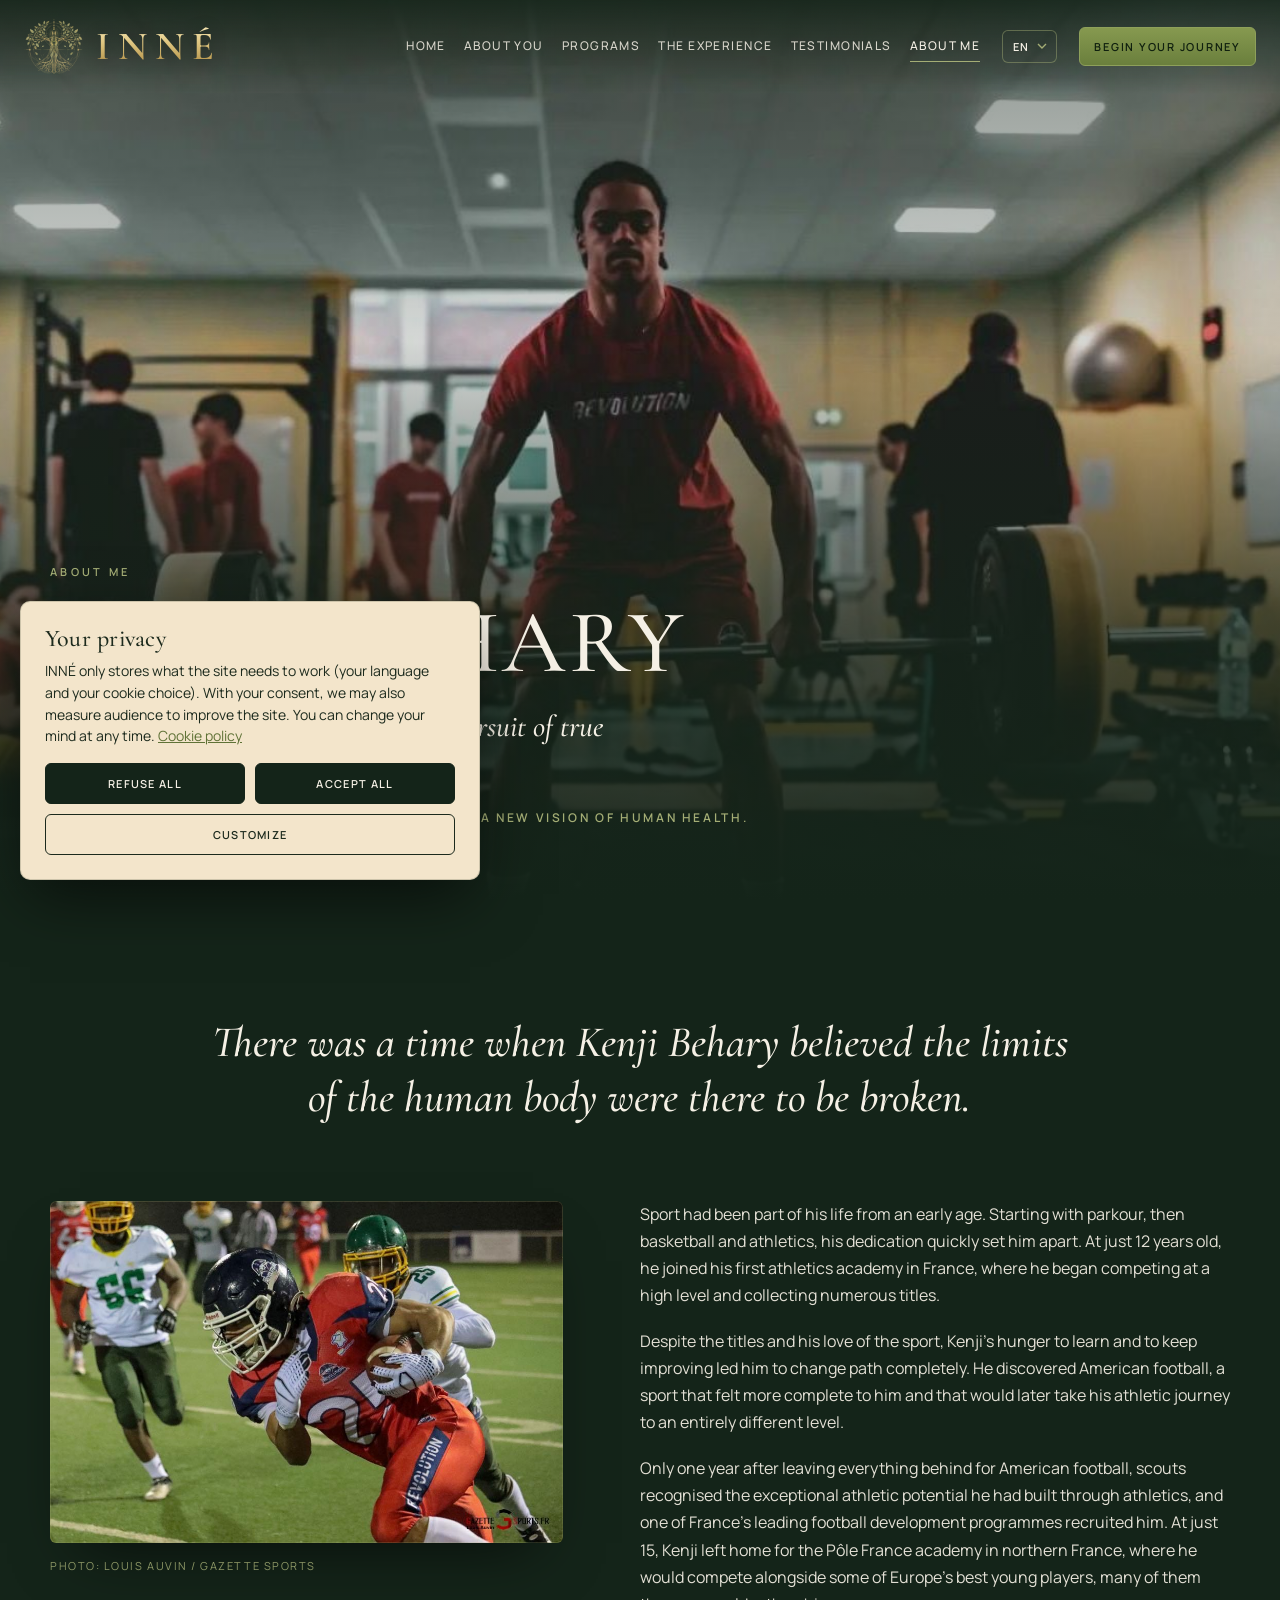
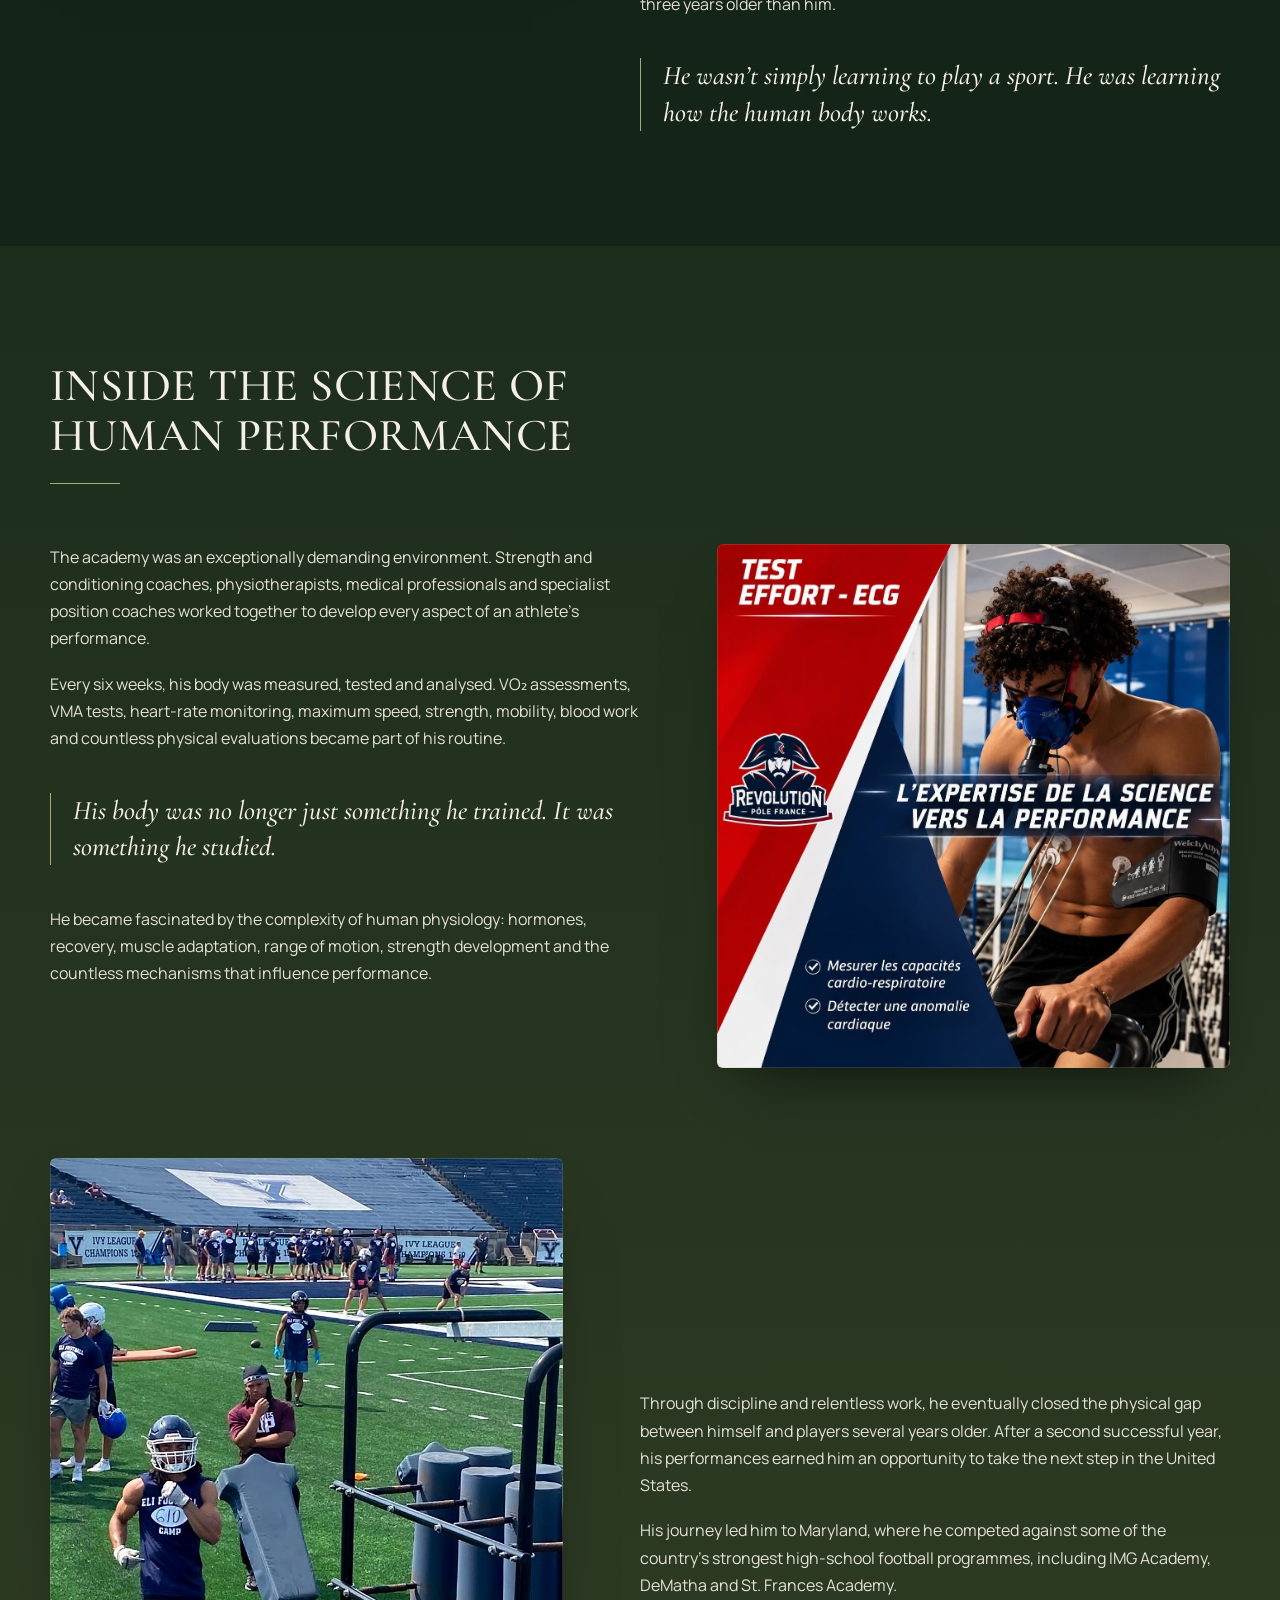
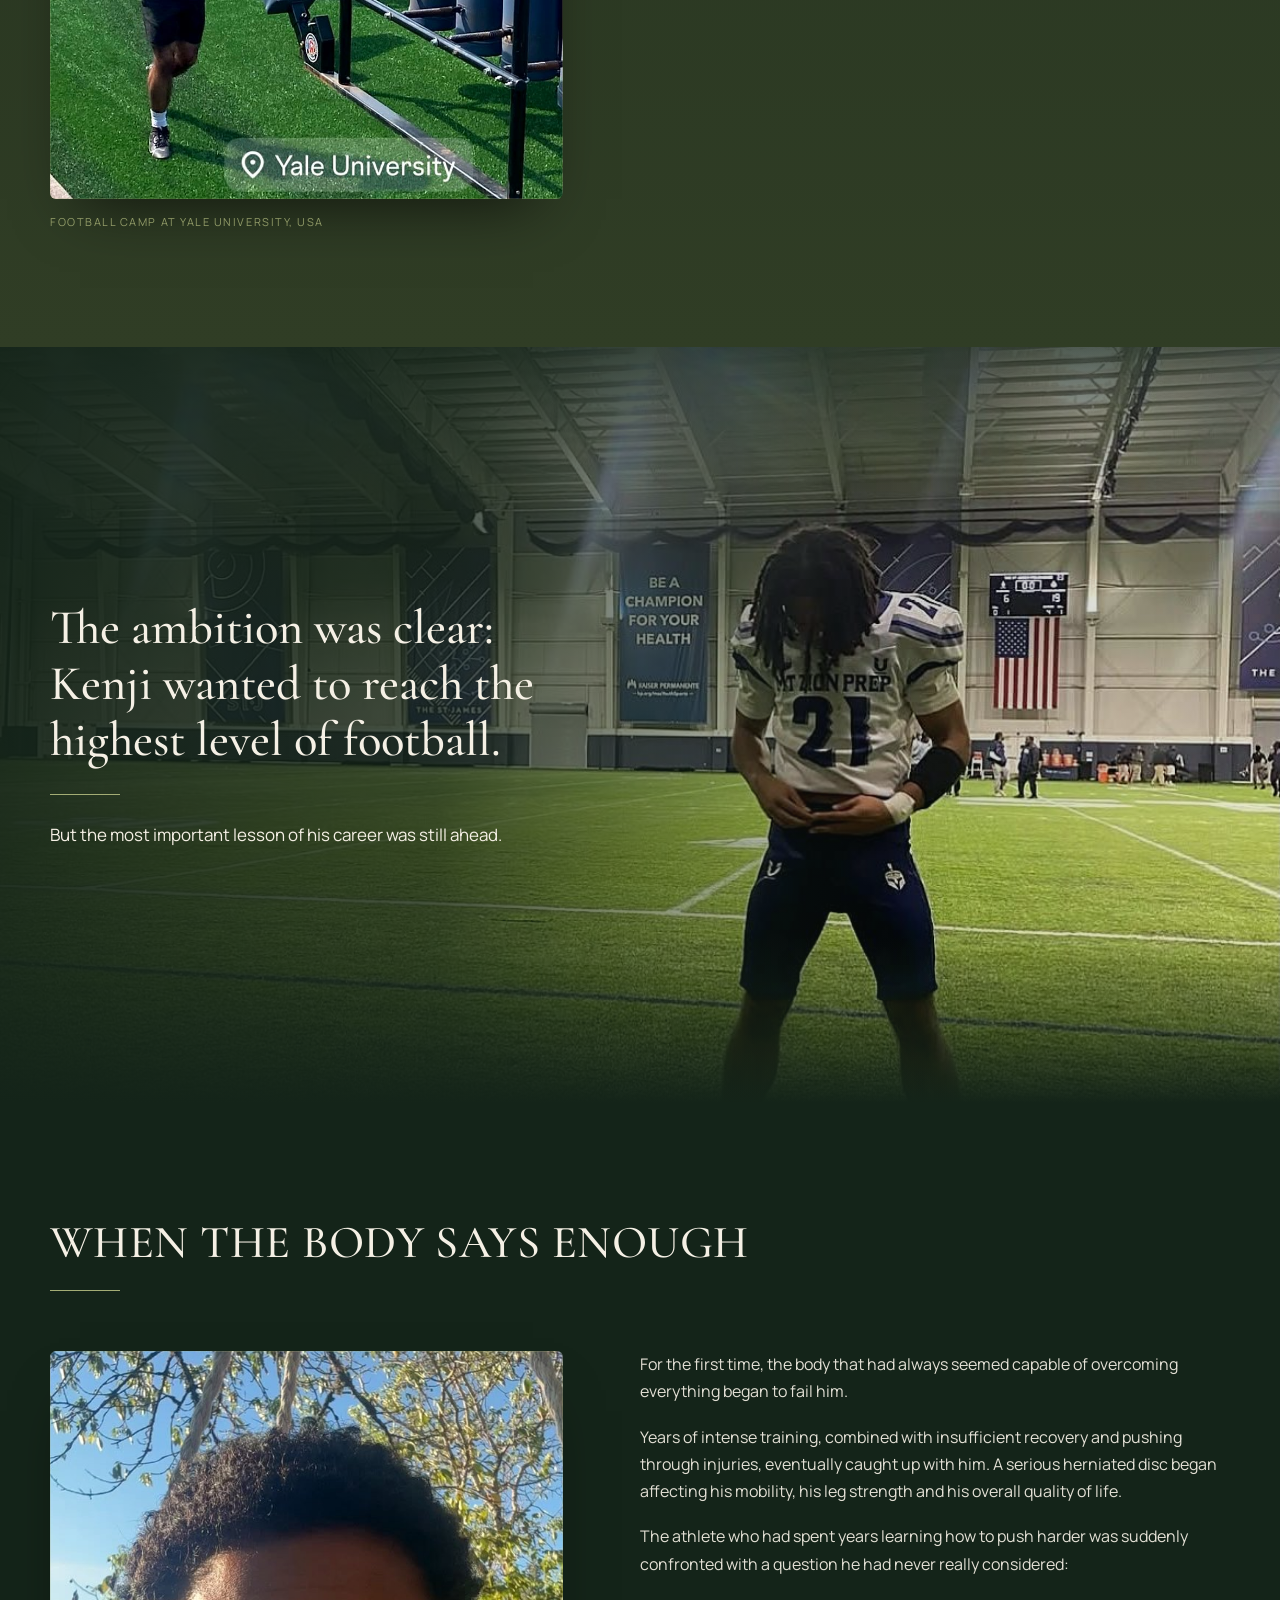
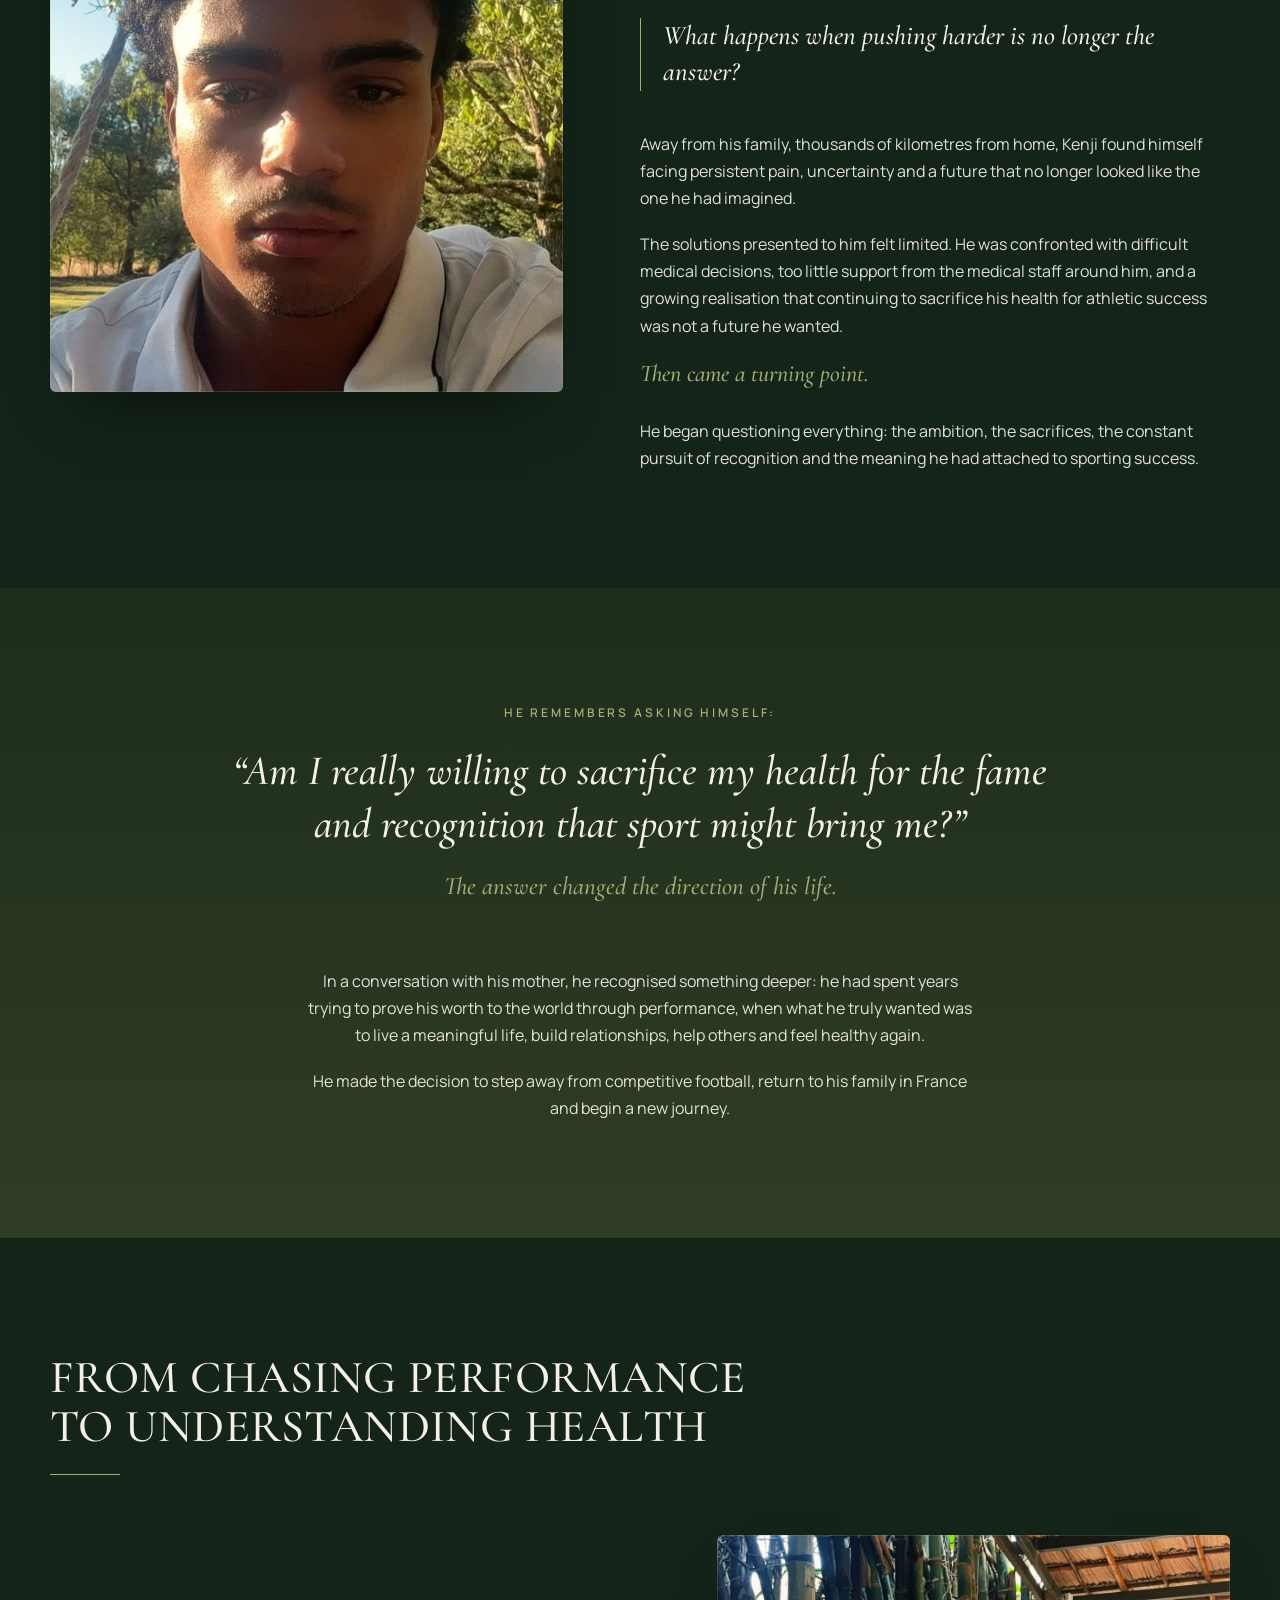
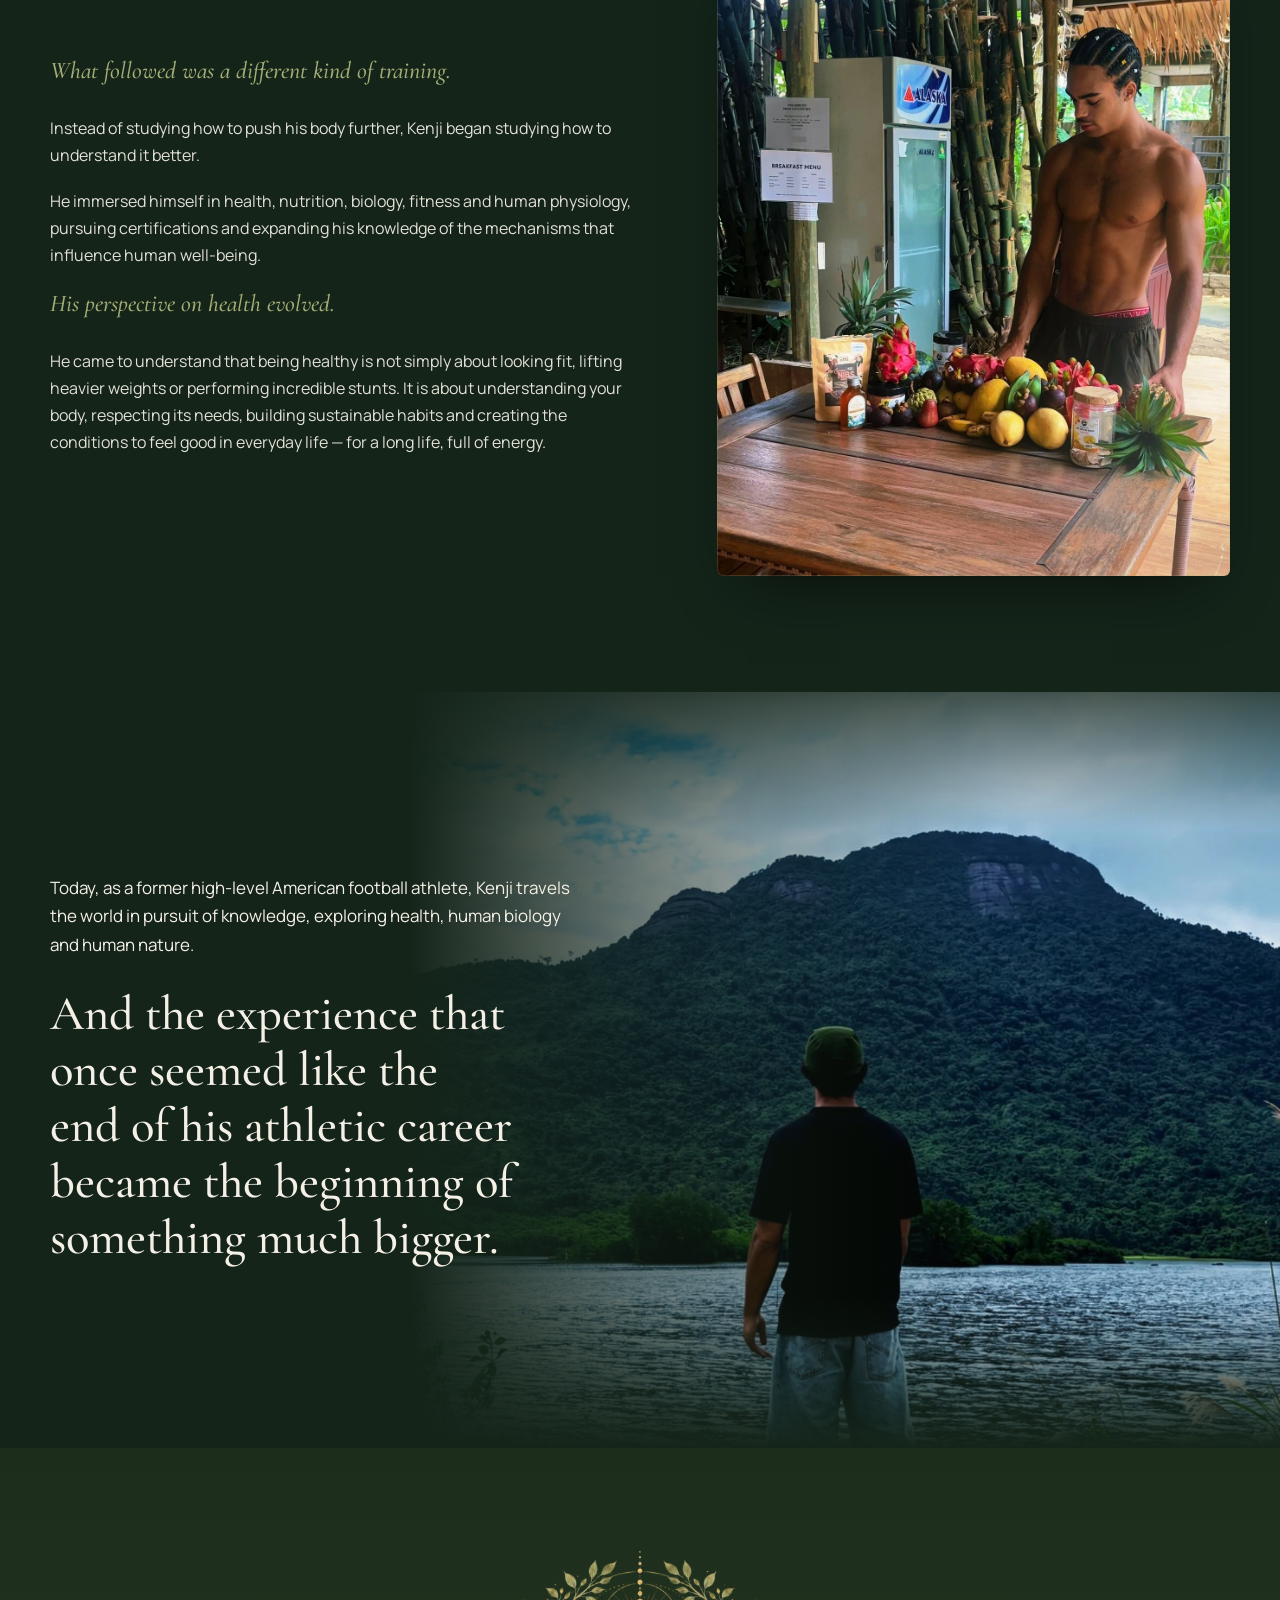
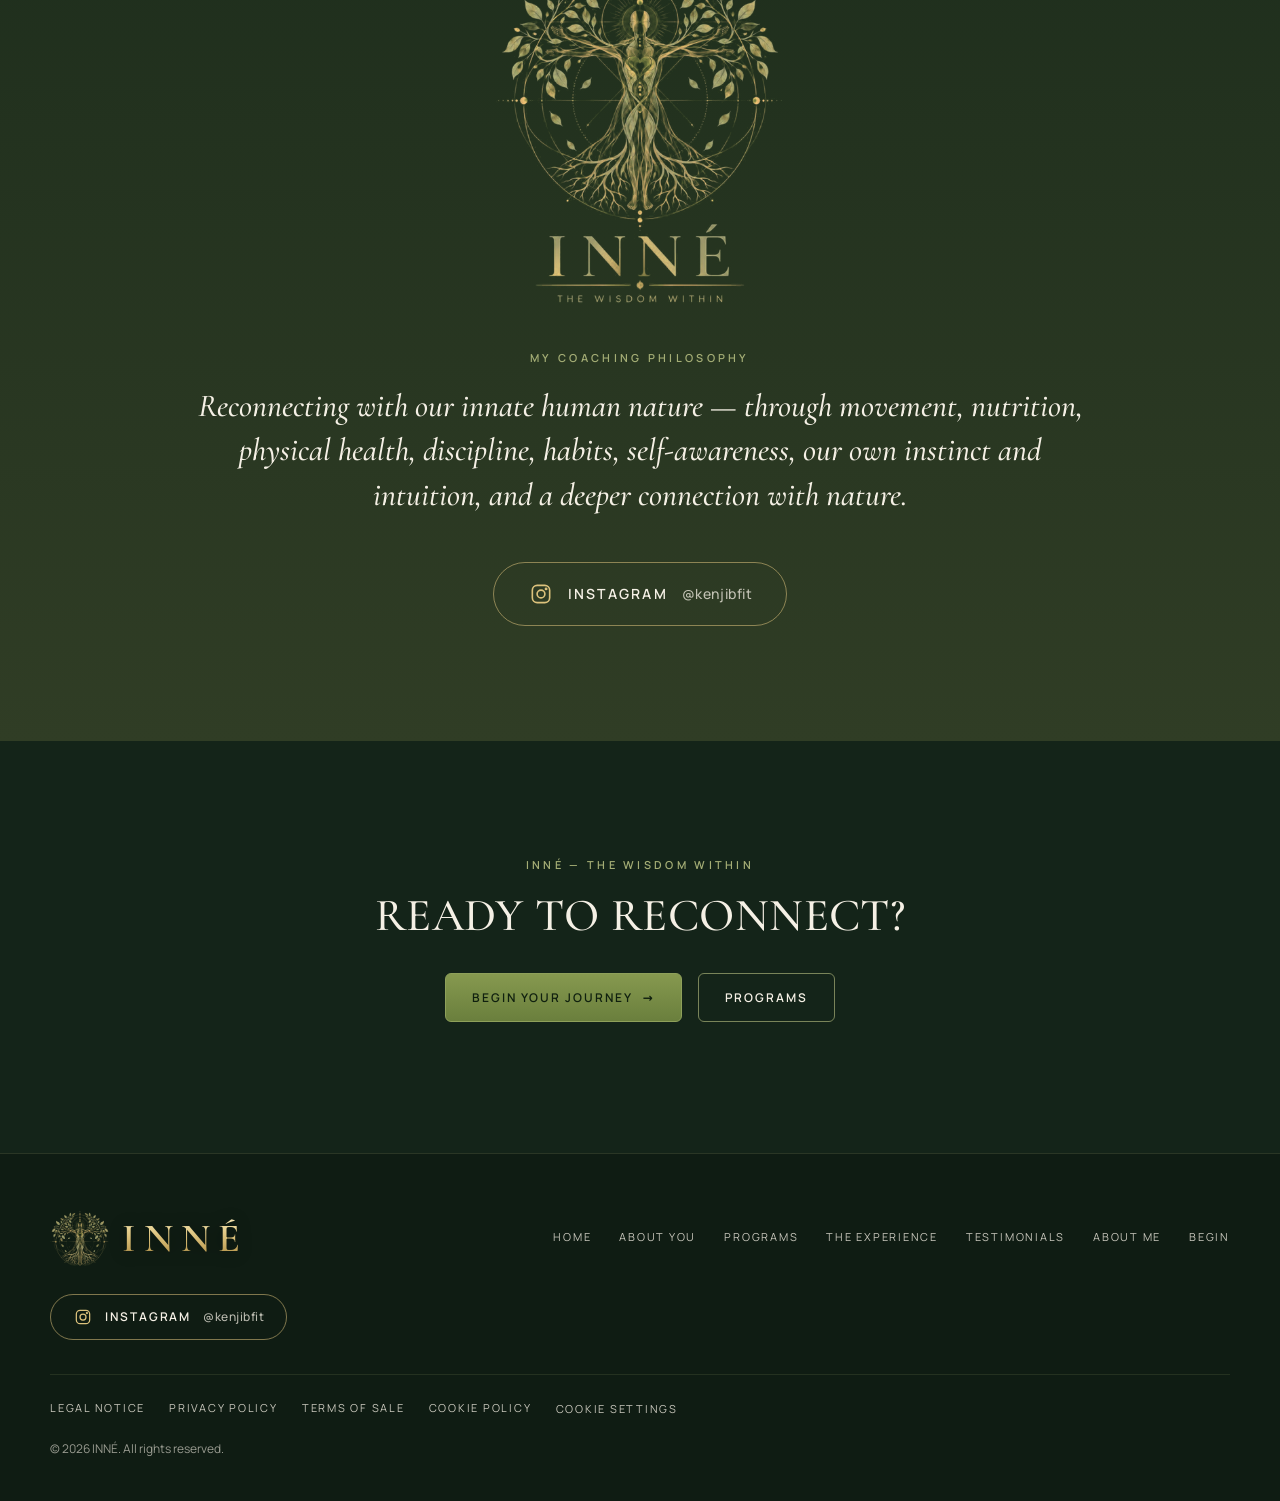
<file: INNE-site111/INNE-site/about.html>
<!DOCTYPE html>
<html lang="en" translate="no" data-title="nav.aboutme">
<head>
<meta charset="utf-8">
<meta name="viewport" content="width=device-width, initial-scale=1">
<title>About me — INNÉ</title>
<meta name="description" content="Kenji Behary, founder of INNÉ: from elite athletic performance to the pursuit of true health.">
<meta property="og:title" content="About me — INNÉ">
<meta property="og:description" content="Kenji Behary, founder of INNÉ: from elite athletic performance to the pursuit of true health.">
<meta property="og:type" content="website">
<meta name="theme-color" content="#142419">
<meta name="google" content="notranslate">
<link rel="icon" href="data:image/svg+xml,%3Csvg xmlns='http://www.w3.org/2000/svg' viewBox='0 0 64 64'%3E%3Crect width='64' height='64' rx='10' fill='%23142419'/%3E%3Cpath d='M18 46c0-18 10-28 28-30 0 18-10 30-26 30M18 46l16-16' fill='none' stroke='%23A4AD75' stroke-width='3' stroke-linecap='round'/%3E%3C/svg%3E">
<link rel="stylesheet" href="css/inne.css">
<script>document.documentElement.classList.add("js")</script>
</head>
<body>
<a class="skip" href="#main" data-i18n="skip">Skip to content</a>
<header class="site-header">
  <div class="wrap">
    <a class="logo" href="index.html" aria-label="INNÉ — The Wisdom Within"><img src="img/emblem-sm.png" alt="" width="60" height="56"><span><b>INNÉ</b><small>The Wisdom Within</small></span></a>
    <nav class="nav" id="nav" aria-label="Main"><a href="index.html" data-i18n="nav.home">Home</a><a href="about-you.html" data-i18n="nav.aboutyou">About you</a><a href="programs.html" data-i18n="nav.programs">Programs</a><a href="experience.html" data-i18n="nav.experience">The Experience</a><a href="journeys.html" data-i18n="nav.journeys">Testimonials</a><a href="about.html" aria-current="page" data-i18n="nav.aboutme">About me</a><a class="nav-only" href="begin.html" data-i18n="nav.cta">Begin Your Journey</a></nav>
    <select class="lang" id="lang" aria-label="Language" data-i18n-aria="lang.label"><option value="en" label="EN">EN</option><option value="es" label="ES">ES</option><option value="fr" label="FR">FR</option><option value="sv" label="SV">SV</option><option value="de" label="DE">DE</option><option value="it" label="IT">IT</option></select>
    <a class="btn btn-solid btn-sm" href="begin.html" data-i18n="nav.cta">Begin Your Journey</a>
    <button class="burger" type="button" aria-controls="nav" aria-expanded="false" aria-label="Menu" data-i18n-aria="nav.menu"><span></span><span></span></button>
  </div>
</header>
<main id="main">
<section class="page-hero tall"><img src="img/about-training.jpg" alt="Kenji lifting a barbell during strength training at the academy" fetchpriority="high"><div class="wrap"><span class="eyebrow reveal" data-i18n="nav.aboutme">About me</span><h1 class="reveal">Kenji Behary</h1><p class="hero-sub reveal d1" data-i18n="b.sub">From elite athletic performance to the pursuit of true health.</p><p class="tag reveal d2" data-i18n="b.tag">An athlete’s journey. A personal turning point. A new vision of human health.</p></div></section>

<section class="section dark"><div class="wrap">
  <p class="opening reveal" data-i18n="b.a1">There was a time when Kenji Behary believed the limits of the human body were there to be broken.</p>
  <div class="split top">
    <figure class="shot reveal"><div class="frame natural"><img src="img/about-game.jpg" alt="Kenji carrying the ball during an American football game" loading="lazy" width="1000" height="667"></div><figcaption>Photo: Louis Auvin / Gazette Sports</figcaption></figure>
    <div class="prose reveal d1"><p data-i18n="b.a2"></p><p data-i18n="b.a3"></p><p data-i18n="b.a4"></p><p class="pull" data-i18n="b.a5"></p></div>
  </div>
</div></section>

<section class="section olive"><div class="wrap">
  <h2 class="h2 rule story-title reveal" data-i18n="b.s2t">Inside the science of human performance</h2>
  <div class="split rev top">
    <div class="prose reveal d1"><p data-i18n="b.s2a"></p><p data-i18n="b.s2b"></p><p class="pull" data-i18n="b.s2c"></p><p data-i18n="b.s2d"></p></div>
    <figure class="shot reveal"><div class="frame natural"><img src="img/about-testing.jpg" alt="Kenji during a cardiorespiratory stress test at the Pôle France academy" loading="lazy" width="1241" height="1268"></div></figure>
  </div>
  <div class="split">
    <figure class="shot reveal"><div class="frame ratio-45"><img src="img/about-yale.jpg" alt="Kenji training at a football camp at Yale University" loading="lazy" style="object-position:30% 60%"></div><figcaption data-i18n="b.yale">Football camp at Yale University, USA</figcaption></figure>
    <div class="prose reveal d1"><p data-i18n="b.s2e"></p><p data-i18n="b.s2f"></p></div>
  </div>
</div></section>

<section class="scene"><img src="img/about-usa.jpg" alt="Kenji in his Mt. Zion Prep jersey on an indoor football field in the United States" loading="lazy" style="object-position:68% 40%"><div class="wrap"><div class="scene-copy"><p class="big reveal" data-i18n="b.u1">The ambition was clear: Kenji wanted to reach the highest level of football.</p><p class="reveal d1" data-i18n="b.u2">But the most important lesson of his career was still ahead.</p></div></div></section>

<section class="section dark"><div class="wrap">
  <h2 class="h2 rule story-title reveal" data-i18n="b.s3t">When the body says enough</h2>
  <div class="split top">
    <figure class="shot reveal"><div class="frame ratio-45"><img src="img/portrait.jpg" alt="Portrait of Kenji" loading="lazy" style="object-position:50% 30%"></div></figure>
    <div class="prose reveal d1"><p data-i18n="b.s3a"></p><p data-i18n="b.s3b"></p><p data-i18n="b.s3c0"></p><p class="pull" data-i18n="b.s3c"></p><p data-i18n="b.s3d"></p><p data-i18n="b.s3e"></p><p class="beat" data-i18n="b.s3f"></p><p data-i18n="b.s3g"></p></div>
  </div>
</div></section>

<section class="section olive"><div class="wrap">
  <div class="quote reveal"><p class="ask" data-i18n="b.q0">He remembers asking himself:</p><blockquote data-i18n="b.q1"></blockquote><p class="answer" data-i18n="b.q2"></p></div>
  <div class="prose narrow reveal d1"><p data-i18n="b.s3h"></p><p data-i18n="b.s3i"></p></div>
</div></section>

<section class="section dark"><div class="wrap">
  <h2 class="h2 rule story-title reveal" data-i18n="b.s4t">From chasing performance to understanding health</h2>
  <div class="split rev">
    <div class="prose reveal d1"><p class="beat" data-i18n="b.s4a"></p><p data-i18n="b.s4b"></p><p data-i18n="b.s4c"></p><p class="beat" data-i18n="b.s4d"></p><p data-i18n="b.s4e"></p></div>
    <figure class="shot reveal"><div class="frame ratio-45"><img src="img/about-fruits.jpg" alt="Kenji preparing a table of fresh tropical fruit" loading="lazy" style="object-position:50% 40%"></div></figure>
  </div>
</div></section>

<section class="scene end"><img src="img/about-nature.jpg" alt="Kenji standing by a lake, looking at a forested mountain" loading="lazy" style="object-position:50% 62%"><div class="wrap"><div class="scene-copy"><p class="reveal" data-i18n="b.e1">Today, as a former high-level American football athlete, Kenji travels the world in pursuit of knowledge, exploring health, human biology and human nature.</p><p class="big reveal d1" data-i18n="b.e2">And the experience that once seemed like the end of his athletic career became the beginning of something much bigger.</p></div></div></section>

<section class="section olive center"><div class="wrap">
  <img class="about-logo reveal" src="img/logo-light.png" alt="INNÉ — The Wisdom Within" width="560" height="560" loading="lazy">
  <span class="eyebrow reveal" data-i18n="ph.title">My coaching philosophy</span>
  <p class="philo reveal d1" data-i18n="ph.text">Reconnecting with our innate human nature — through movement, nutrition, physical health, discipline, habits, self-awareness, our own instinct and intuition, and a deeper connection with nature.</p>
  <p class="social-row"><a class="social-btn big" data-social="instagram" href="#" hidden target="_blank" rel="noopener"><svg viewBox="0 0 24 24" aria-hidden="true"><rect x="4" y="4" width="16" height="16" rx="4.5"/><circle cx="12" cy="12" r="3.6"/><circle cx="16.7" cy="7.3" r=".6"/></svg><span>Instagram</span><small data-social-handle></small></a><a class="social-btn big" data-social="youtube" href="#" hidden target="_blank" rel="noopener"><svg viewBox="0 0 24 24" aria-hidden="true"><rect x="3" y="6" width="18" height="12" rx="3.5"/><path d="M10.5 9.5l4 2.5-4 2.5z"/></svg><span>YouTube</span><small data-social-handle></small></a></p>
</div></section>
<section class="section dark center"><div class="wrap">
  <span class="eyebrow reveal">INNÉ — The Wisdom Within</span>
  <h2 class="h2 reveal" data-i18n="ab.cta">Ready to reconnect?</h2>
  <p class="actions reveal d1" style="justify-content:center;margin-top:32px"><a class="btn btn-solid" href="begin.html"><span data-i18n="nav.cta">Begin Your Journey</span> <span class="arr" aria-hidden="true">→</span></a><a class="btn btn-ghost" href="programs.html" data-i18n="nav.programs">Programs</a></p>
</div></section></main>
<footer class="site-footer">
  <div class="wrap">
    <div class="foot-top">
      <a class="logo" href="index.html" aria-label="INNÉ — The Wisdom Within"><img src="img/emblem-sm.png" alt="" width="60" height="56"><span><b>INNÉ</b><small>The Wisdom Within</small></span></a>
      <nav class="foot-nav" aria-label="Footer"><a href="index.html" data-i18n="nav.home">Home</a><a href="about-you.html" data-i18n="nav.aboutyou">About you</a><a href="programs.html" data-i18n="nav.programs">Programs</a><a href="experience.html" data-i18n="nav.experience">The Experience</a><a href="journeys.html" data-i18n="nav.journeys">Testimonials</a><a href="about.html" data-i18n="nav.aboutme">About me</a><a href="begin.html" data-i18n="nav.begin">Begin</a></nav>
      <div class="social"><a class="social-btn" data-social="instagram" href="#" hidden target="_blank" rel="noopener"><svg viewBox="0 0 24 24" aria-hidden="true"><rect x="4" y="4" width="16" height="16" rx="4.5"/><circle cx="12" cy="12" r="3.6"/><circle cx="16.7" cy="7.3" r=".6"/></svg><span>Instagram</span><small data-social-handle></small></a><a class="social-btn" data-social="youtube" href="#" hidden target="_blank" rel="noopener"><svg viewBox="0 0 24 24" aria-hidden="true"><rect x="3" y="6" width="18" height="12" rx="3.5"/><path d="M10.5 9.5l4 2.5-4 2.5z"/></svg><span>YouTube</span><small data-social-handle></small></a></div>
    </div>
    <div class="foot-legal">
      <a href="legal.html" data-i18n="ft.legal">Legal notice</a>
      <a href="privacy.html" data-i18n="ft.privacy">Privacy policy</a>
      <a href="terms.html" data-i18n="ft.terms">Terms of sale</a>
      <a href="cookies.html" data-i18n="ft.cookies">Cookie policy</a>
      <button type="button" data-cookie-open data-i18n="ft.manage">Cookie settings</button>
    </div>
    <p class="foot-note">© 2026 INNÉ. <span data-i18n="ft.rights">All rights reserved.</span></p>
  </div>
</footer>
<div class="cookie" id="cookie" role="dialog" aria-labelledby="ck-title" tabindex="-1" hidden>
  <h2 id="ck-title" data-i18n="ck.title">Your privacy</h2>
  <p style="margin:0"><span data-i18n="ck.text">INNÉ only stores what the site needs to work (your language and your cookie choice). With your consent, we may also measure audience to improve the site. You can change your mind at any time.</span> <a href="cookies.html" data-i18n="ft.cookies">Cookie policy</a></p>
  <div class="cookie-opts" id="cookie-opts" hidden>
    <label><input type="checkbox" checked disabled><span><b data-i18n="ck.ess">Essential</b><span data-i18n="ck.essd">Required for the site to work. Always active.</span></span></label>
    <label><input type="checkbox" id="ck-analytics"><span><b data-i18n="ck.an">Audience measurement</b><span data-i18n="ck.and">Helps us understand how the site is used. No such tool is active at the moment.</span></span></label>
  </div>
  <div class="cookie-actions">
    <button type="button" class="btn btn-eq" id="ck-refuse" data-i18n="ck.refuse">Refuse all</button>
    <button type="button" class="btn btn-eq" id="ck-accept" data-i18n="ck.accept">Accept all</button>
    <button type="button" class="btn btn-ink wide" id="ck-custom" data-i18n="ck.custom">Customize</button>
    <button type="button" class="btn btn-ink wide" id="ck-save" hidden data-i18n="ck.save">Save my choices</button>
  </div>
</div>
<script src="js/settings.js"></script>
<script src="js/texts.js"></script>
<script src="js/site.js"></script>
</body>
</html>
</file>
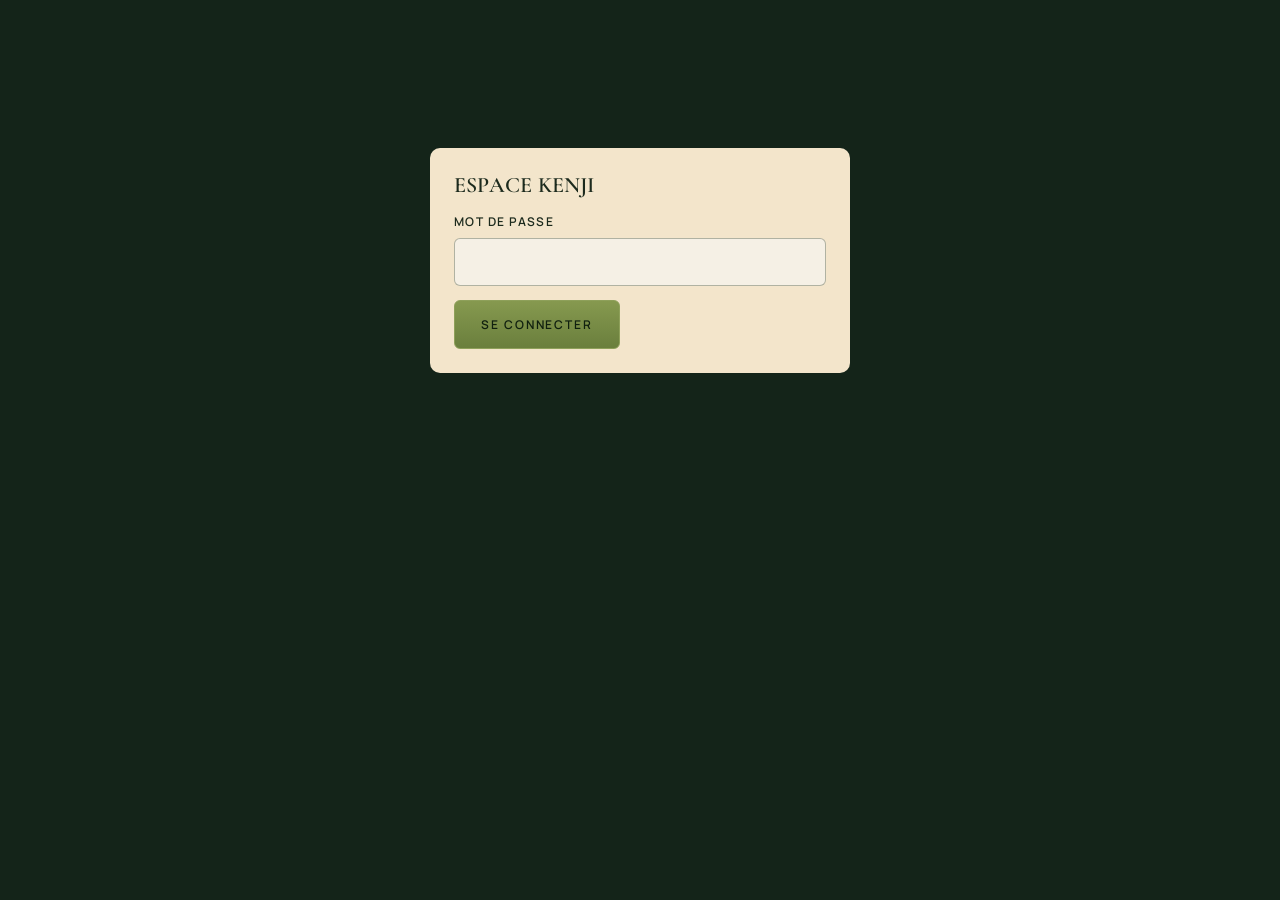
<file: INNE-site111/INNE-site/admin.html>
<!DOCTYPE html>
<html lang="fr" translate="no">
<head>
<meta charset="utf-8">
<meta name="viewport" content="width=device-width, initial-scale=1">
<meta name="robots" content="noindex, nofollow">
<title>Espace Kenji — Avis INNÉ</title>
<meta name="theme-color" content="#142419">
<link rel="icon" href="data:image/svg+xml,%3Csvg xmlns='http://www.w3.org/2000/svg' viewBox='0 0 64 64'%3E%3Crect width='64' height='64' rx='10' fill='%23142419'/%3E%3Cpath d='M18 46c0-18 10-28 28-30 0 18-10 30-26 30M18 46l16-16' fill='none' stroke='%23A4AD75' stroke-width='3' stroke-linecap='round'/%3E%3C/svg%3E">
<link rel="stylesheet" href="css/inne.css">
<style>
  body{background:var(--forest)}
  .adm{width:min(980px,100% - 32px);margin:0 auto;padding:40px 0 80px}
  .adm-top{display:flex;align-items:center;justify-content:space-between;gap:16px;flex-wrap:wrap;margin-bottom:28px}
  .adm-top h1{font-size:clamp(28px,4vw,40px);text-transform:uppercase}
  .adm-card{background:var(--cream);color:var(--ink);border-radius:10px;padding:24px;margin-bottom:18px}
  .adm-card h2{font:600 22px var(--serif);text-transform:uppercase;margin:0 0 14px}
  .adm-login{max-width:420px;margin:12vh auto 0}
  .adm input[type=password],.adm input[type=text],.adm input[type=number],.adm textarea{font:400 16px var(--sans);padding:12px 14px;border-radius:var(--r);border:1px solid rgba(48,61,37,.35);background:var(--ivory);color:var(--ink);width:100%}
  .adm textarea{min-height:90px;resize:vertical}
  .adm label{display:grid;gap:6px;font-size:12px;letter-spacing:.12em;text-transform:uppercase;font-weight:600;margin-bottom:14px}
  .tabs{display:flex;gap:8px;flex-wrap:wrap;margin-bottom:18px}
  .tabs button{font:600 12px var(--sans);letter-spacing:.12em;text-transform:uppercase;padding:10px 14px;border-radius:999px;border:1px solid rgba(164,173,117,.5);background:transparent;color:var(--ivory);cursor:pointer}
  .tabs button[aria-pressed=true]{background:var(--sage);color:var(--forest);border-color:var(--sage)}
  .tabs .n{display:inline-block;min-width:20px;margin-left:6px;padding:1px 6px;border-radius:999px;background:rgba(0,0,0,.18);font-size:11px}
  .rv-admin{display:grid;gap:12px}
  .rv-admin .meta{display:flex;justify-content:space-between;gap:12px;flex-wrap:wrap;font-size:13px;opacity:.8;margin-bottom:8px}
  .rv-admin .who{font:600 20px var(--serif)}
  .rv-admin .txt{white-space:pre-wrap;font-size:15px;line-height:1.6;margin:8px 0 14px}
  .rv-admin .stars{color:#b08d43;letter-spacing:2px}
  .pill{font:700 10px var(--sans);letter-spacing:.12em;text-transform:uppercase;padding:5px 9px;border-radius:999px;background:rgba(48,61,37,.12)}
  .pill.pending{background:#f3d98b}.pill.published{background:#cfe0a8}.pill.rejected{background:#e7c3b8}
  .acts{display:flex;gap:8px;flex-wrap:wrap;margin-top:10px}
  .acts .btn{padding:10px 14px;font-size:11px}
  .btn-danger{color:#7a2614;border-color:#7a2614;background:transparent}
  .btn-danger:hover{background:#7a2614;color:#fff}
  table.codes{width:100%;border-collapse:collapse;font-size:14px}
  table.codes td,table.codes th{padding:10px 8px;border-bottom:1px solid rgba(48,61,37,.18);text-align:left}
  table.codes code{font:600 15px ui-monospace,Menlo,Consolas,monospace;letter-spacing:.04em}
  .new-codes{font:600 18px ui-monospace,Menlo,Consolas,monospace;background:var(--ivory);padding:14px;border-radius:var(--r);margin:12px 0;display:grid;gap:6px}
  .row{display:grid;grid-template-columns:2fr 1fr auto;gap:12px;align-items:end}
  @media (max-width:640px){.row{grid-template-columns:1fr}}
  .note{font-size:13px;opacity:.8;line-height:1.5}
  .err{color:#a33a20;font-size:14px;margin-top:8px}
  .ok{color:#3d5a1d;font-size:14px;margin-top:8px}
  .empty{opacity:.75;font-style:italic;padding:8px 0}
  .adm .btn-ghost{background:transparent;color:var(--ivory)}
  .adm-card .btn-ink{background:transparent}
</style>
</head>
<body>
<div class="adm">
  <section id="login" class="adm-card adm-login">
    <h2>Espace Kenji</h2>
    <form id="login-form">
      <label>Mot de passe<input type="password" id="pw" autocomplete="current-password" required></label>
      <button class="btn btn-solid" type="submit">Se connecter</button>
      <p class="err" id="login-err" hidden></p>
    </form>
  </section>

  <div id="app" hidden>
    <div class="adm-top">
      <h1>Avis INNÉ</h1>
      <div class="acts"><a class="btn btn-ghost" href="journeys.html" target="_blank" rel="noopener">Voir la page des avis</a><button class="btn btn-ghost" type="button" id="logout">Se déconnecter</button></div>
    </div>

    <div class="tabs" id="tabs" role="group">
      <button type="button" data-status="pending" aria-pressed="true">À valider<span class="n" id="n-pending">0</span></button>
      <button type="button" data-status="published" aria-pressed="false">Publiés<span class="n" id="n-published">0</span></button>
      <button type="button" data-status="rejected" aria-pressed="false">Refusés<span class="n" id="n-rejected">0</span></button>
      <button type="button" data-status="codes" aria-pressed="false">Codes clients</button>
      <button type="button" data-status="settings" aria-pressed="false">Mot de passe</button>
    </div>

    <div id="view-reviews" class="rv-admin"></div>

    <div id="view-codes" hidden>
      <section class="adm-card">
        <h2>Créer un code client</h2>
        <p class="note">Donne un code à chaque client à la fin de son parcours. Il s'en sert une seule fois pour publier son avis sur la page Testimonials.</p>
        <form id="code-form" class="row">
          <label>Pour qui ? (note pour toi)<input type="text" id="code-label" maxlength="80" placeholder="ex. Yohan — Private Experience"></label>
          <label>Combien<input type="number" id="code-count" min="1" max="20" value="1"></label>
          <button class="btn btn-solid" type="submit" style="margin-bottom:14px">Créer</button>
        </form>
        <div id="new-codes"></div>
      </section>
      <section class="adm-card">
        <h2>Tous les codes</h2>
        <div id="codes-list"></div>
      </section>
    </div>

    <div id="view-settings" hidden>
      <section class="adm-card">
        <h2>Changer le mot de passe</h2>
        <form id="pw-form">
          <label>Nouveau mot de passe (10 caractères minimum)<input type="password" id="pw-new" minlength="10" autocomplete="new-password" required></label>
          <label>Confirmer<input type="password" id="pw-new2" minlength="10" autocomplete="new-password" required></label>
          <button class="btn btn-solid" type="submit">Enregistrer</button>
          <p id="pw-msg" hidden></p>
        </form>
      </section>
    </div>
  </div>
</div>

<script>
(function () {
  "use strict";
  var KEY = "inne_admin";
  var pw = "";
  try { pw = sessionStorage.getItem(KEY) || ""; } catch (e) {}
  var $ = function (id) { return document.getElementById(id); };
  var OFFERS = { guide: "The Guide", program: "The Program", "private": "The Private Experience" };
  var current = "pending";

  function api(path, opts) {
    opts = opts || {};
    opts.headers = Object.assign({ authorization: "Bearer " + pw, "content-type": "application/json" }, opts.headers || {});
    return fetch(path, opts).then(function (r) {
      return r.json().catch(function () { return {}; }).then(function (j) {
        if (r.status === 401 || r.status === 429) { logout(r.status === 429 ? "Trop d'essais. Réessaie dans 15 minutes." : "Mot de passe incorrect."); throw new Error("auth"); }
        if (!r.ok) throw new Error(j.error || r.status);
        return j;
      });
    });
  }
  function el(tag, cls, text) { var e = document.createElement(tag); if (cls) e.className = cls; if (text != null) e.textContent = text; return e; }
  function fmt(iso) { try { return new Date(iso).toLocaleString("fr-FR", { dateStyle: "medium", timeStyle: "short" }); } catch (e) { return iso || ""; } }
  function btn(label, cls, fn) { var b = el("button", "btn " + cls, label); b.type = "button"; b.addEventListener("click", fn); return b; }

  function logout(msg) {
    pw = ""; try { sessionStorage.removeItem(KEY); } catch (e) {}
    $("app").hidden = true; $("login").hidden = false;
    var er = $("login-err"); er.hidden = !msg; er.textContent = msg || "";
  }
  function start() {
    $("login").hidden = true; $("app").hidden = false;
    show(current);
  }

  $("login-form").addEventListener("submit", function (e) {
    e.preventDefault();
    pw = $("pw").value;
    api("/api/admin/login", { method: "POST", body: "{}" }).then(function () {
      try { sessionStorage.setItem(KEY, pw); } catch (e) {}
      $("pw").value = ""; start();
    }).catch(function (err) { if (err.message !== "auth") logout("Impossible de joindre le serveur."); });
  });
  $("logout").addEventListener("click", function () { logout(""); });

  Array.prototype.forEach.call(document.querySelectorAll("#tabs button"), function (b) {
    b.addEventListener("click", function () { show(b.getAttribute("data-status")); });
  });

  function show(view) {
    current = view;
    Array.prototype.forEach.call(document.querySelectorAll("#tabs button"), function (b) { b.setAttribute("aria-pressed", b.getAttribute("data-status") === view ? "true" : "false"); });
    $("view-reviews").hidden = view === "codes" || view === "settings";
    $("view-codes").hidden = view !== "codes";
    $("view-settings").hidden = view !== "settings";
    if (view === "codes") loadCodes();
    else if (view !== "settings") loadReviews(view);
    else refreshCounts();
  }
  function setCounts(c) { ["pending", "published", "rejected"].forEach(function (s) { $("n-" + s).textContent = c[s] || 0; }); }
  function refreshCounts() { api("/api/admin/reviews?status=pending").then(function (d) { setCounts(d.counts || {}); }).catch(function () {}); }

  function loadReviews(status) {
    var box = $("view-reviews"); box.textContent = "";
    box.appendChild(el("p", "empty", "Chargement…"));
    api("/api/admin/reviews?status=" + status).then(function (d) {
      setCounts(d.counts || {});
      box.textContent = "";
      if (!d.reviews.length) { box.appendChild(el("p", "empty", status === "pending" ? "Aucun avis en attente." : "Rien ici pour le moment.")); return; }
      d.reviews.forEach(function (r) { box.appendChild(card(r)); });
    }).catch(function (e) { if (e.message !== "auth") { box.textContent = ""; box.appendChild(el("p", "err", "Erreur de chargement.")); } });
  }

  function act(id, payload) {
    return api("/api/admin/reviews/" + id, { method: "POST", body: JSON.stringify(payload) }).then(function () { loadReviews(current); });
  }

  function card(r) {
    var c = el("article", "adm-card");
    var meta = el("div", "meta");
    var left = el("div");
    left.appendChild(el("div", "who", r.name));
    left.appendChild(el("div", "", (OFFERS[r.offer] || r.offer) + " · langue " + (r.lang || "en").toUpperCase() + " · code " + (r.code || "—")));
    var right = el("div");
    right.appendChild(el("span", "pill " + r.status, r.status === "pending" ? "À valider" : r.status === "published" ? "Publié" : "Refusé"));
    right.appendChild(el("div", "", "Reçu le " + fmt(r.created_at)));
    meta.appendChild(left); meta.appendChild(right);
    c.appendChild(meta);
    c.appendChild(el("div", "stars", "★★★★★".slice(0, r.rating) + "☆☆☆☆☆".slice(0, 5 - r.rating)));
    c.appendChild(el("p", "txt", r.body));

    var lab = el("label", "", "Ta réponse (publiée sous l'avis, signée Kenji)");
    var ta = el("textarea"); ta.value = r.reply || ""; ta.maxLength = 2000;
    lab.appendChild(ta); c.appendChild(lab);

    var acts = el("div", "acts");
    acts.appendChild(btn(r.reply ? "Mettre à jour la réponse" : "Enregistrer la réponse", "btn-ink", function () { act(r.id, { action: "reply", reply: ta.value }); }));
    if (r.status !== "published") acts.appendChild(btn("Publier", "btn-solid", function () {
      var p = ta.value.trim() && ta.value !== (r.reply || "") ? act(r.id, { action: "reply", reply: ta.value }) : Promise.resolve();
      p.then(function () { return act(r.id, { action: "publish" }); });
    }));
    if (r.status !== "rejected") acts.appendChild(btn(r.status === "published" ? "Retirer du site" : "Refuser", "btn-ink", function () { act(r.id, { action: "reject" }); }));
    acts.appendChild(btn("Supprimer définitivement", "btn-danger", function () {
      if (window.confirm && !window.confirm("Supprimer définitivement cet avis ?")) return;
      act(r.id, { action: "delete" });
    }));
    c.appendChild(acts);
    if (r.status === "pending") c.appendChild(el("p", "note", "Rappel : tu peux refuser un avis injurieux, hors sujet, faux ou qui révèle des données personnelles, mais pas un avis simplement négatif. Mieux vaut y répondre."));
    return c;
  }

  /* ---------- codes ---------- */
  $("code-form").addEventListener("submit", function (e) {
    e.preventDefault();
    api("/api/admin/codes", { method: "POST", body: JSON.stringify({ label: $("code-label").value, count: Number($("code-count").value) || 1 }) })
      .then(function (d) {
        var box = $("new-codes"); box.textContent = "";
        box.appendChild(el("p", "ok", "Code(s) créé(s) — copie-le et envoie-le à ton client :"));
        var list = el("div", "new-codes");
        d.codes.forEach(function (c) { list.appendChild(el("div", "", c)); });
        box.appendChild(list);
        $("code-label").value = ""; $("code-count").value = 1;
        loadCodes();
      }).catch(function () {});
  });
  function loadCodes() {
    var box = $("codes-list"); box.textContent = "";
    api("/api/admin/codes").then(function (d) {
      if (!d.codes.length) { box.appendChild(el("p", "empty", "Aucun code pour le moment.")); return; }
      var tb = el("table", "codes"), head = el("tr");
      ["Code", "Pour", "Créé le", "État", ""].forEach(function (h) { head.appendChild(el("th", "", h)); });
      tb.appendChild(head);
      d.codes.forEach(function (c) {
        var tr = el("tr");
        var td = el("td"); td.appendChild(el("code", "", c.code)); tr.appendChild(td);
        tr.appendChild(el("td", "", c.label || "—"));
        tr.appendChild(el("td", "", fmt(c.created_at)));
        tr.appendChild(el("td", "", c.used_at ? "Utilisé le " + fmt(c.used_at) : "Disponible"));
        var tdx = el("td");
        if (!c.used_at) tdx.appendChild(btn("Supprimer", "btn-danger", function () {
          api("/api/admin/codes/delete", { method: "POST", body: JSON.stringify({ code: c.code }) }).then(loadCodes);
        }));
        tr.appendChild(tdx);
        tb.appendChild(tr);
      });
      box.appendChild(tb);
    }).catch(function () {});
  }

  /* ---------- password ---------- */
  $("pw-form").addEventListener("submit", function (e) {
    e.preventDefault();
    var a = $("pw-new").value, b = $("pw-new2").value, m = $("pw-msg");
    m.hidden = false;
    if (a.length < 10) { m.className = "err"; m.textContent = "10 caractères minimum."; return; }
    if (a !== b) { m.className = "err"; m.textContent = "Les deux mots de passe ne correspondent pas."; return; }
    api("/api/admin/password", { method: "POST", body: JSON.stringify({ password: a }) }).then(function () {
      pw = a; try { sessionStorage.setItem(KEY, pw); } catch (e) {}
      m.className = "ok"; m.textContent = "Mot de passe changé.";
      $("pw-new").value = ""; $("pw-new2").value = "";
    }).catch(function () { m.className = "err"; m.textContent = "Erreur, réessaie."; });
  });

  if (pw) {
    api("/api/admin/login", { method: "POST", body: "{}" }).then(start).catch(function () {});
  }
})();
</script>
</body>
</html>
</file>
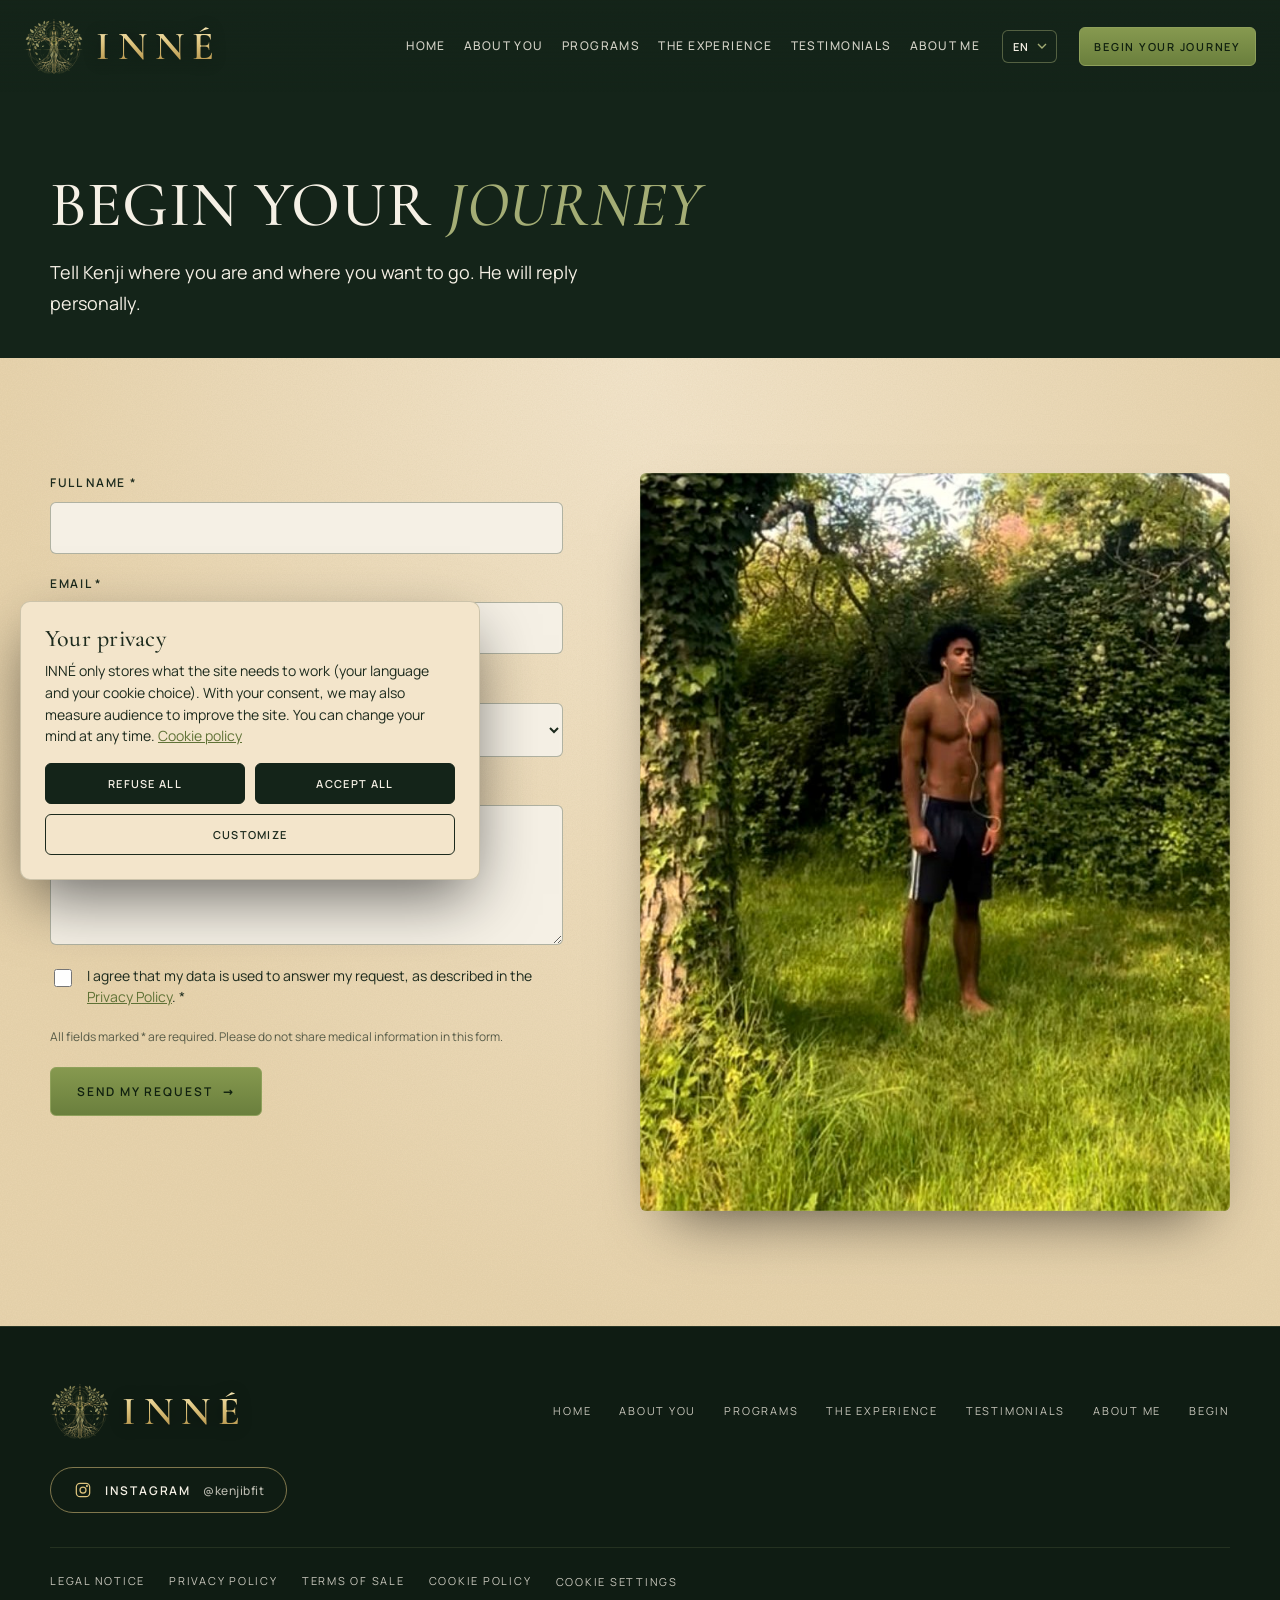
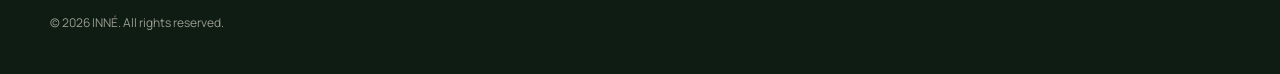
<file: INNE-site111/INNE-site/begin.html>
<!DOCTYPE html>
<html lang="en" translate="no" data-title="nav.cta">
<head>
<meta charset="utf-8">
<meta name="viewport" content="width=device-width, initial-scale=1">
<title>Begin Your Journey — INNÉ</title>
<meta name="description" content="Begin your INNÉ journey: tell Kenji where you are and where you want to go.">
<meta property="og:title" content="Begin Your Journey — INNÉ">
<meta property="og:description" content="Begin your INNÉ journey: tell Kenji where you are and where you want to go.">
<meta property="og:type" content="website">
<meta name="theme-color" content="#142419">
<meta name="google" content="notranslate">
<link rel="icon" href="data:image/svg+xml,%3Csvg xmlns='http://www.w3.org/2000/svg' viewBox='0 0 64 64'%3E%3Crect width='64' height='64' rx='10' fill='%23142419'/%3E%3Cpath d='M18 46c0-18 10-28 28-30 0 18-10 30-26 30M18 46l16-16' fill='none' stroke='%23A4AD75' stroke-width='3' stroke-linecap='round'/%3E%3C/svg%3E">
<link rel="stylesheet" href="css/inne.css">
<script>document.documentElement.classList.add("js")</script>
</head>
<body>
<a class="skip" href="#main" data-i18n="skip">Skip to content</a>
<header class="site-header">
  <div class="wrap">
    <a class="logo" href="index.html" aria-label="INNÉ — The Wisdom Within"><img src="img/emblem-sm.png" alt="" width="60" height="56"><span><b>INNÉ</b><small>The Wisdom Within</small></span></a>
    <nav class="nav" id="nav" aria-label="Main"><a href="index.html" data-i18n="nav.home">Home</a><a href="about-you.html" data-i18n="nav.aboutyou">About you</a><a href="programs.html" data-i18n="nav.programs">Programs</a><a href="experience.html" data-i18n="nav.experience">The Experience</a><a href="journeys.html" data-i18n="nav.journeys">Testimonials</a><a href="about.html" data-i18n="nav.aboutme">About me</a><a class="nav-only" href="begin.html" data-i18n="nav.cta">Begin Your Journey</a></nav>
    <select class="lang" id="lang" aria-label="Language" data-i18n-aria="lang.label"><option value="en" label="EN">EN</option><option value="es" label="ES">ES</option><option value="fr" label="FR">FR</option><option value="sv" label="SV">SV</option><option value="de" label="DE">DE</option><option value="it" label="IT">IT</option></select>
    <a class="btn btn-solid btn-sm" href="begin.html" data-i18n="nav.cta">Begin Your Journey</a>
    <button class="burger" type="button" aria-controls="nav" aria-expanded="false" aria-label="Menu" data-i18n-aria="nav.menu"><span></span><span></span></button>
  </div>
</header>
<main id="main"><section class="page-hero plain"><div class="wrap"><h1 class="reveal" data-i18n="bg.h1">Begin your <em>journey</em></h1><p class="reveal d1" data-i18n="bg.sub">Tell Kenji where you are and where you want to go. He will reply personally.</p></div></section>
<section class="section sand"><div class="wrap split" style="align-items:start">
  <div>
    <form class="form reveal" data-form="contact">
      <label><span><span data-i18n="fm.name">Full name</span> *</span><input type="text" name="name" required autocomplete="name"></label>
      <label><span><span data-i18n="fm.email">Email</span> *</span><input type="email" name="email" required autocomplete="email"></label>
      <label><span data-i18n="fm.path">Which path interests you?</span>
        <select name="path" id="f-path">
          <option value="unsure" data-i18n="fm.opt0">I'm not sure yet</option>
          <option value="foundation" data-i18n="f.name">The Foundation</option>
          <option value="reconnection" data-i18n="r.name">The Reconnection</option>
          <option value="private" data-i18n="x.name">The Private Experience</option>
        </select></label>
      <label><span data-i18n="fm.msg">Your goals, in a few words</span><textarea name="message"></textarea></label>
      <label class="check"><input type="checkbox" name="consent" required><span><span data-i18n="fm.consent">I agree that my data is used to answer my request, as described in the <a href="privacy.html">Privacy Policy</a>.</span> *</span></label>
      <p class="req" data-i18n="fm.req">All fields marked * are required. Please do not share medical information in this form.</p>
      <div><button class="btn btn-solid" type="submit"><span data-i18n="fm.send">Send my request</span> <span class="arr" aria-hidden="true">→</span></button></div>
    </form>
    <p class="form-msg" role="status" hidden></p>
  </div>
  <div class="frame ratio-45 reveal d1"><img src="img/garden.jpg" alt="Kenji standing barefoot in a garden" loading="lazy" style="object-position:42% 50%"></div>
</div></section>
</main>
<footer class="site-footer">
  <div class="wrap">
    <div class="foot-top">
      <a class="logo" href="index.html" aria-label="INNÉ — The Wisdom Within"><img src="img/emblem-sm.png" alt="" width="60" height="56"><span><b>INNÉ</b><small>The Wisdom Within</small></span></a>
      <nav class="foot-nav" aria-label="Footer"><a href="index.html" data-i18n="nav.home">Home</a><a href="about-you.html" data-i18n="nav.aboutyou">About you</a><a href="programs.html" data-i18n="nav.programs">Programs</a><a href="experience.html" data-i18n="nav.experience">The Experience</a><a href="journeys.html" data-i18n="nav.journeys">Testimonials</a><a href="about.html" data-i18n="nav.aboutme">About me</a><a href="begin.html" data-i18n="nav.begin">Begin</a></nav>
      <div class="social"><a class="social-btn" data-social="instagram" href="#" hidden target="_blank" rel="noopener"><svg viewBox="0 0 24 24" aria-hidden="true"><rect x="4" y="4" width="16" height="16" rx="4.5"/><circle cx="12" cy="12" r="3.6"/><circle cx="16.7" cy="7.3" r=".6"/></svg><span>Instagram</span><small data-social-handle></small></a><a class="social-btn" data-social="youtube" href="#" hidden target="_blank" rel="noopener"><svg viewBox="0 0 24 24" aria-hidden="true"><rect x="3" y="6" width="18" height="12" rx="3.5"/><path d="M10.5 9.5l4 2.5-4 2.5z"/></svg><span>YouTube</span><small data-social-handle></small></a></div>
    </div>
    <div class="foot-legal">
      <a href="legal.html" data-i18n="ft.legal">Legal notice</a>
      <a href="privacy.html" data-i18n="ft.privacy">Privacy policy</a>
      <a href="terms.html" data-i18n="ft.terms">Terms of sale</a>
      <a href="cookies.html" data-i18n="ft.cookies">Cookie policy</a>
      <button type="button" data-cookie-open data-i18n="ft.manage">Cookie settings</button>
    </div>
    <p class="foot-note">© 2026 INNÉ. <span data-i18n="ft.rights">All rights reserved.</span></p>
  </div>
</footer>
<div class="cookie" id="cookie" role="dialog" aria-labelledby="ck-title" tabindex="-1" hidden>
  <h2 id="ck-title" data-i18n="ck.title">Your privacy</h2>
  <p style="margin:0"><span data-i18n="ck.text">INNÉ only stores what the site needs to work (your language and your cookie choice). With your consent, we may also measure audience to improve the site. You can change your mind at any time.</span> <a href="cookies.html" data-i18n="ft.cookies">Cookie policy</a></p>
  <div class="cookie-opts" id="cookie-opts" hidden>
    <label><input type="checkbox" checked disabled><span><b data-i18n="ck.ess">Essential</b><span data-i18n="ck.essd">Required for the site to work. Always active.</span></span></label>
    <label><input type="checkbox" id="ck-analytics"><span><b data-i18n="ck.an">Audience measurement</b><span data-i18n="ck.and">Helps us understand how the site is used. No such tool is active at the moment.</span></span></label>
  </div>
  <div class="cookie-actions">
    <button type="button" class="btn btn-eq" id="ck-refuse" data-i18n="ck.refuse">Refuse all</button>
    <button type="button" class="btn btn-eq" id="ck-accept" data-i18n="ck.accept">Accept all</button>
    <button type="button" class="btn btn-ink wide" id="ck-custom" data-i18n="ck.custom">Customize</button>
    <button type="button" class="btn btn-ink wide" id="ck-save" hidden data-i18n="ck.save">Save my choices</button>
  </div>
</div>
<script src="js/settings.js"></script>
<script src="js/texts.js"></script>
<script src="js/site.js"></script>
</body>
</html>
</file>
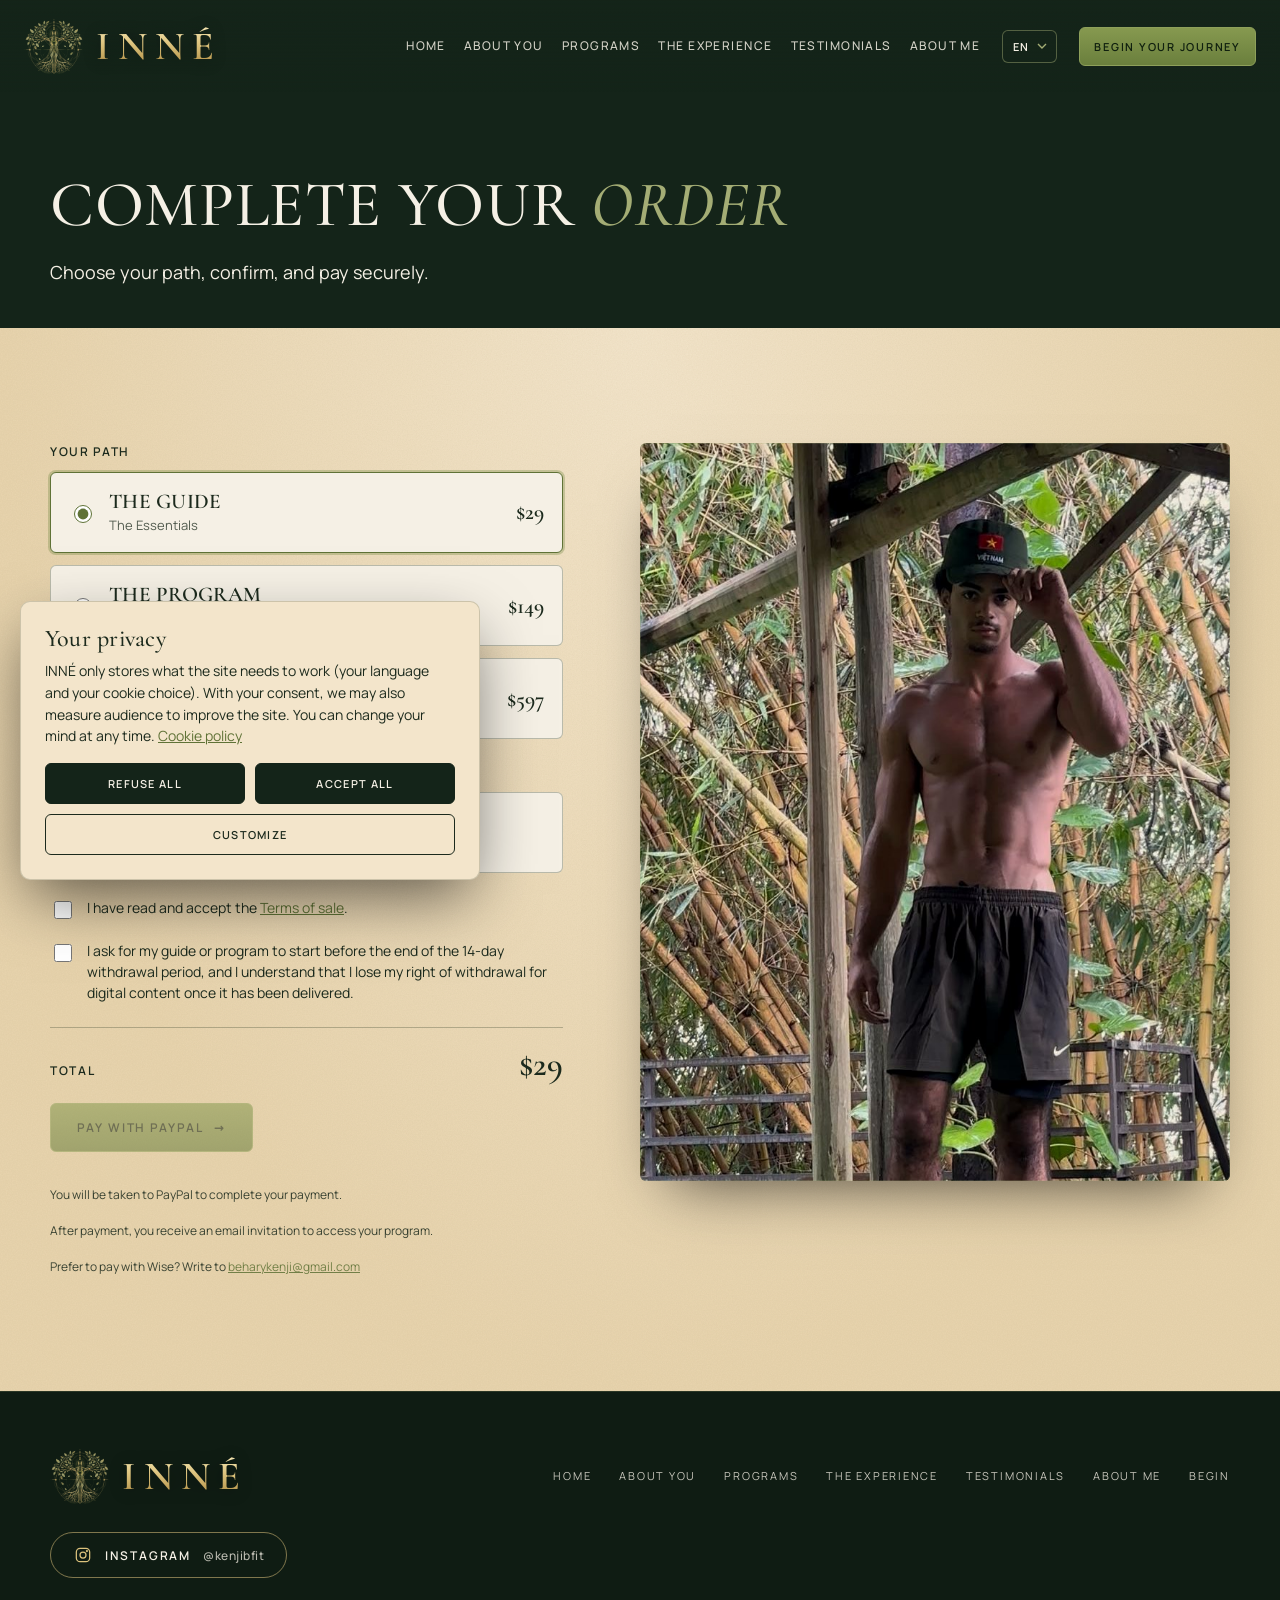
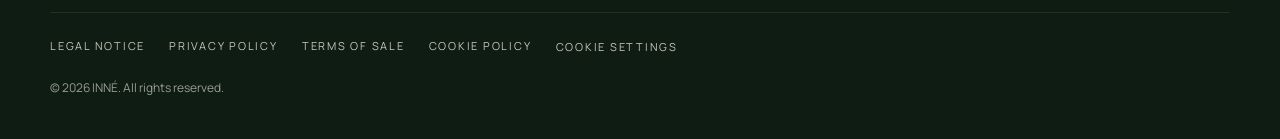
<file: INNE-site111/INNE-site/checkout.html>
<!DOCTYPE html>
<html lang="en" translate="no" data-title="co.title">
<head>
<meta charset="utf-8">
<meta name="viewport" content="width=device-width, initial-scale=1">
<title>Checkout — INNÉ</title>
<meta name="description" content="Order your INNÉ program and pay securely with PayPal.">
<meta property="og:title" content="Checkout — INNÉ">
<meta property="og:description" content="Order your INNÉ program and pay securely with PayPal.">
<meta property="og:type" content="website">
<meta name="theme-color" content="#142419">
<meta name="google" content="notranslate">
<link rel="icon" href="data:image/svg+xml,%3Csvg xmlns='http://www.w3.org/2000/svg' viewBox='0 0 64 64'%3E%3Crect width='64' height='64' rx='10' fill='%23142419'/%3E%3Cpath d='M18 46c0-18 10-28 28-30 0 18-10 30-26 30M18 46l16-16' fill='none' stroke='%23A4AD75' stroke-width='3' stroke-linecap='round'/%3E%3C/svg%3E">
<link rel="stylesheet" href="css/inne.css">
<script>document.documentElement.classList.add("js")</script>
</head>
<body>
<a class="skip" href="#main" data-i18n="skip">Skip to content</a>
<header class="site-header">
  <div class="wrap">
    <a class="logo" href="index.html" aria-label="INNÉ — The Wisdom Within"><img src="img/emblem-sm.png" alt="" width="60" height="56"><span><b>INNÉ</b><small>The Wisdom Within</small></span></a>
    <nav class="nav" id="nav" aria-label="Main"><a href="index.html" data-i18n="nav.home">Home</a><a href="about-you.html" data-i18n="nav.aboutyou">About you</a><a href="programs.html" data-i18n="nav.programs">Programs</a><a href="experience.html" data-i18n="nav.experience">The Experience</a><a href="journeys.html" data-i18n="nav.journeys">Testimonials</a><a href="about.html" data-i18n="nav.aboutme">About me</a><a class="nav-only" href="begin.html" data-i18n="nav.cta">Begin Your Journey</a></nav>
    <select class="lang" id="lang" aria-label="Language" data-i18n-aria="lang.label"><option value="en" label="EN">EN</option><option value="es" label="ES">ES</option><option value="fr" label="FR">FR</option><option value="sv" label="SV">SV</option><option value="de" label="DE">DE</option><option value="it" label="IT">IT</option></select>
    <a class="btn btn-solid btn-sm" href="begin.html" data-i18n="nav.cta">Begin Your Journey</a>
    <button class="burger" type="button" aria-controls="nav" aria-expanded="false" aria-label="Menu" data-i18n-aria="nav.menu"><span></span><span></span></button>
  </div>
</header>
<main id="main"><section class="page-hero plain"><div class="wrap"><h1 class="reveal" data-i18n="co.h1">Complete your <em>order</em></h1><p class="reveal d1" data-i18n="co.sub">Choose your path, confirm, and pay securely.</p></div></section>
<section class="section sand"><div class="wrap split" style="align-items:start">
  <div class="checkout reveal" id="checkout">
    <fieldset><legend data-i18n="co.choose">Your path</legend>
      <label class="option"><input type="radio" name="path" value="foundation"><span class="option-body"><b data-i18n="f.name">The Guide</b><small data-i18n="f.kind">The Essentials</small></span><span class="option-price" data-i18n="price.f">$29</span></label><label class="option"><input type="radio" name="path" value="reconnection"><span class="option-body"><b data-i18n="r.name">The Program</b><small data-i18n="r.kind">The System</small></span><span class="option-price" data-i18n="price.r">$149</span></label><label class="option"><input type="radio" name="path" value="private"><span class="option-body"><b data-i18n="x.name">The Private Experience</b><small data-i18n="x.kind">Your personalized transformation</small></span><span class="option-price" data-i18n="price.x">$597</span></label>
    </fieldset>
    <fieldset id="co-version" hidden><legend data-i18n="co.version">Guide version</legend>
      <div class="option-pair"><label class="option"><input type="radio" name="version" value="women"><span class="option-body"><b data-i18n="co.women">Women</b><small data-i18n="co.wpages">≈ 30 pages</small></span></label><label class="option"><input type="radio" name="version" value="men"><span class="option-body"><b data-i18n="co.men">Men</b><small data-i18n="co.mpages">≈ 50 pages</small></span></label></div>
    </fieldset>
    <label class="check"><input type="checkbox" id="co-terms"><span data-i18n="co.terms">I have read and accept the <a href="terms.html">Terms of sale</a>.</span></label>
    <label class="check"><input type="checkbox" id="co-waive"><span data-i18n="co.waive">I ask for my guide or program to start before the end of the 14-day withdrawal period, and I understand that I lose my right of withdrawal for digital content once it has been delivered.</span></label>
    <p class="total"><span data-i18n="co.total">Total</span><strong id="co-total"></strong></p>
    <p><a class="btn btn-solid" id="co-pay" href="#" target="_blank" rel="noopener" aria-disabled="true"><span data-i18n="co.pay">Pay with PayPal</span> <span class="arr" aria-hidden="true">→</span></a></p>
    <p class="form-msg" id="co-msg" role="status" hidden data-i18n="co.check">Please check both boxes to continue.</p>
    <p class="form-msg" id="co-vmsg" role="status" hidden data-i18n="co.vneed">Please choose the version of your guide.</p>
    <p class="fineprint co-vnote" id="co-vnote" hidden><span data-i18n="co.note">In the PayPal payment note, please write:</span> <strong id="co-vtext"></strong></p>
    <p class="fineprint" data-i18n="co.redirect">You will be taken to PayPal to complete your payment.</p>
    <p class="fineprint" data-i18n="co.after">After payment, you receive an email invitation to access your program.</p>
    <p class="fineprint"><span data-i18n="co.wise">Prefer to pay with Wise? Write to</span> <a data-contact-email href="#"></a></p>
  </div>
  <div class="frame ratio-45 reveal d1"><img src="img/hero.jpg" alt="Kenji standing in a bamboo forest" loading="lazy" style="object-position:50% 20%"></div>
</div></section>
</main>
<footer class="site-footer">
  <div class="wrap">
    <div class="foot-top">
      <a class="logo" href="index.html" aria-label="INNÉ — The Wisdom Within"><img src="img/emblem-sm.png" alt="" width="60" height="56"><span><b>INNÉ</b><small>The Wisdom Within</small></span></a>
      <nav class="foot-nav" aria-label="Footer"><a href="index.html" data-i18n="nav.home">Home</a><a href="about-you.html" data-i18n="nav.aboutyou">About you</a><a href="programs.html" data-i18n="nav.programs">Programs</a><a href="experience.html" data-i18n="nav.experience">The Experience</a><a href="journeys.html" data-i18n="nav.journeys">Testimonials</a><a href="about.html" data-i18n="nav.aboutme">About me</a><a href="begin.html" data-i18n="nav.begin">Begin</a></nav>
      <div class="social"><a class="social-btn" data-social="instagram" href="#" hidden target="_blank" rel="noopener"><svg viewBox="0 0 24 24" aria-hidden="true"><rect x="4" y="4" width="16" height="16" rx="4.5"/><circle cx="12" cy="12" r="3.6"/><circle cx="16.7" cy="7.3" r=".6"/></svg><span>Instagram</span><small data-social-handle></small></a><a class="social-btn" data-social="youtube" href="#" hidden target="_blank" rel="noopener"><svg viewBox="0 0 24 24" aria-hidden="true"><rect x="3" y="6" width="18" height="12" rx="3.5"/><path d="M10.5 9.5l4 2.5-4 2.5z"/></svg><span>YouTube</span><small data-social-handle></small></a></div>
    </div>
    <div class="foot-legal">
      <a href="legal.html" data-i18n="ft.legal">Legal notice</a>
      <a href="privacy.html" data-i18n="ft.privacy">Privacy policy</a>
      <a href="terms.html" data-i18n="ft.terms">Terms of sale</a>
      <a href="cookies.html" data-i18n="ft.cookies">Cookie policy</a>
      <button type="button" data-cookie-open data-i18n="ft.manage">Cookie settings</button>
    </div>
    <p class="foot-note">© 2026 INNÉ. <span data-i18n="ft.rights">All rights reserved.</span></p>
  </div>
</footer>
<div class="cookie" id="cookie" role="dialog" aria-labelledby="ck-title" tabindex="-1" hidden>
  <h2 id="ck-title" data-i18n="ck.title">Your privacy</h2>
  <p style="margin:0"><span data-i18n="ck.text">INNÉ only stores what the site needs to work (your language and your cookie choice). With your consent, we may also measure audience to improve the site. You can change your mind at any time.</span> <a href="cookies.html" data-i18n="ft.cookies">Cookie policy</a></p>
  <div class="cookie-opts" id="cookie-opts" hidden>
    <label><input type="checkbox" checked disabled><span><b data-i18n="ck.ess">Essential</b><span data-i18n="ck.essd">Required for the site to work. Always active.</span></span></label>
    <label><input type="checkbox" id="ck-analytics"><span><b data-i18n="ck.an">Audience measurement</b><span data-i18n="ck.and">Helps us understand how the site is used. No such tool is active at the moment.</span></span></label>
  </div>
  <div class="cookie-actions">
    <button type="button" class="btn btn-eq" id="ck-refuse" data-i18n="ck.refuse">Refuse all</button>
    <button type="button" class="btn btn-eq" id="ck-accept" data-i18n="ck.accept">Accept all</button>
    <button type="button" class="btn btn-ink wide" id="ck-custom" data-i18n="ck.custom">Customize</button>
    <button type="button" class="btn btn-ink wide" id="ck-save" hidden data-i18n="ck.save">Save my choices</button>
  </div>
</div>
<script src="js/settings.js"></script>
<script src="js/texts.js"></script>
<script src="js/site.js"></script>
</body>
</html>
</file>
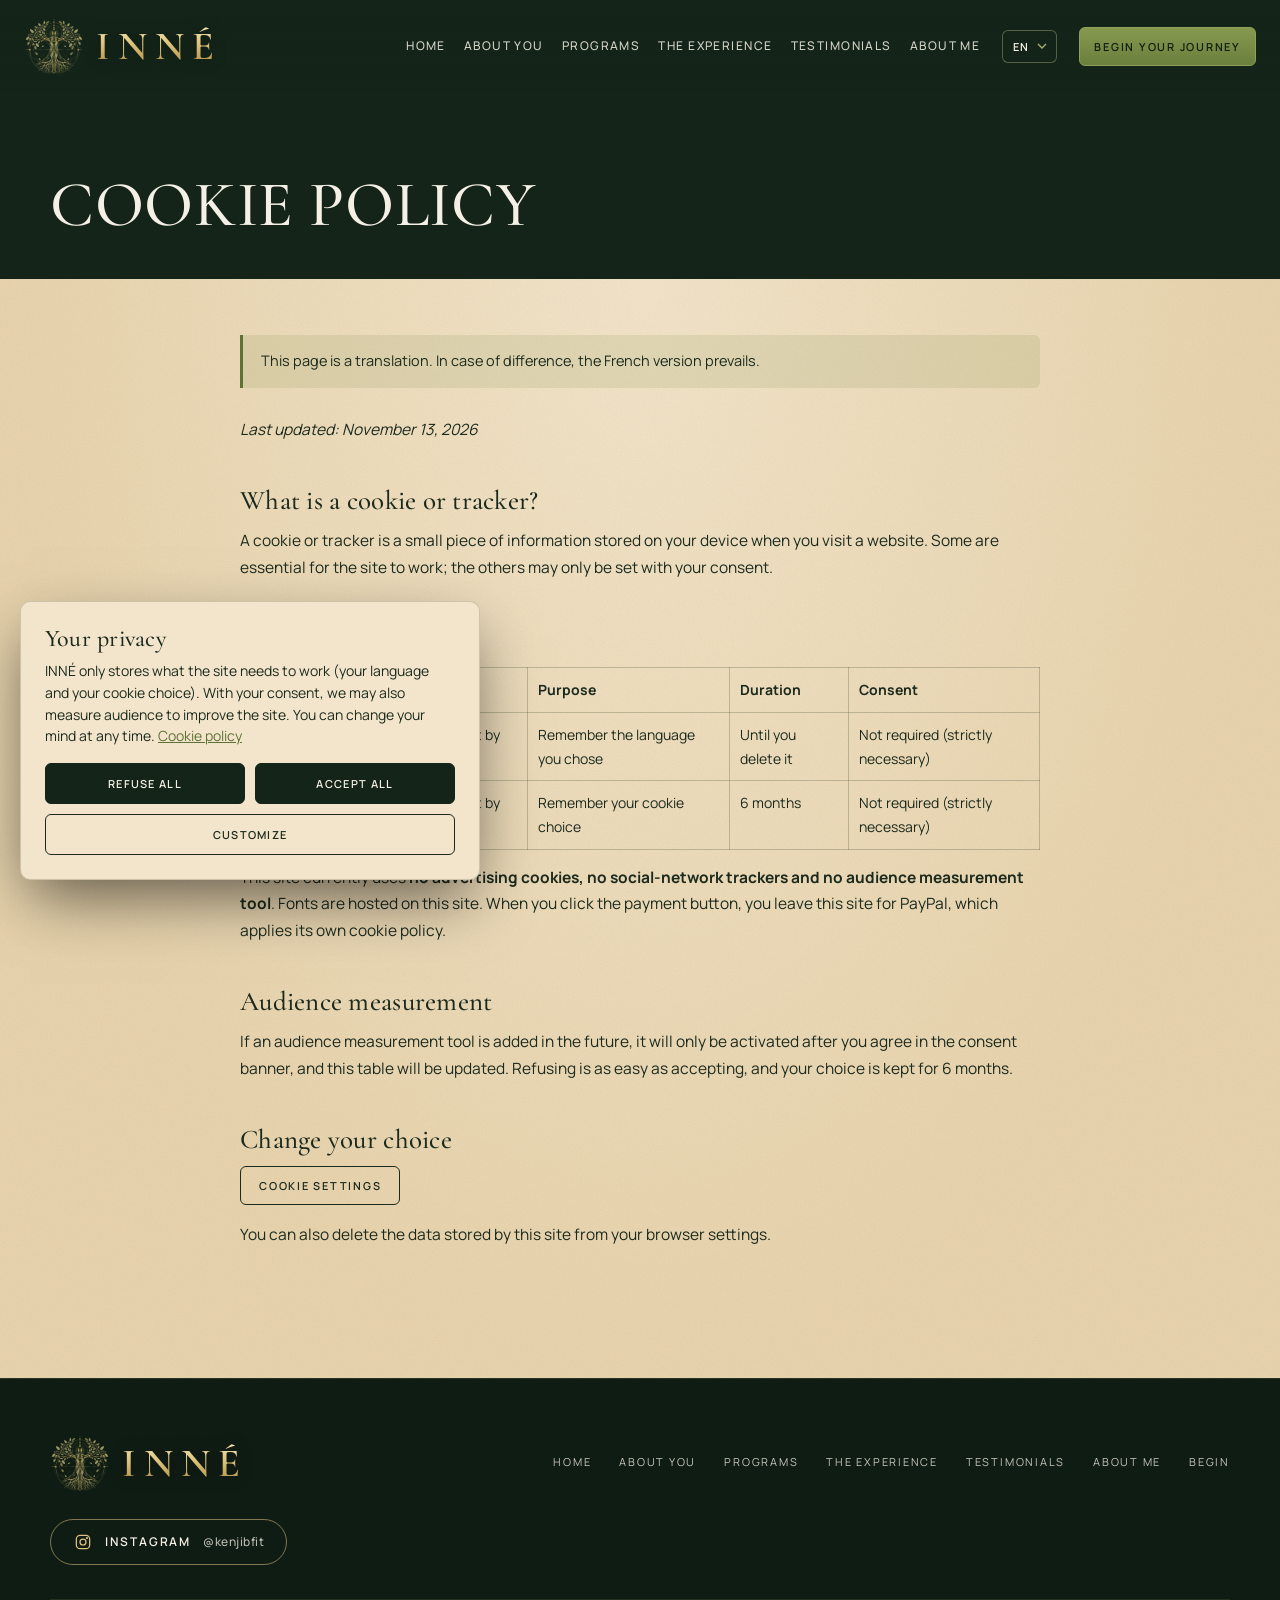
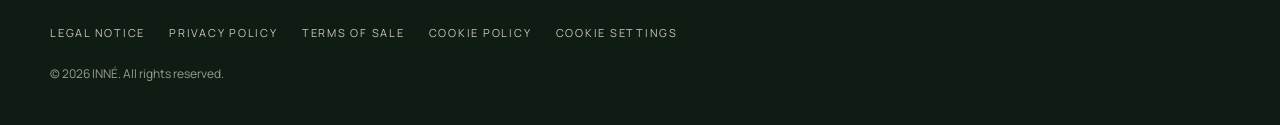
<file: INNE-site111/INNE-site/cookies.html>
<!DOCTYPE html>
<html lang="en" translate="no" data-title="ft.cookies">
<head>
<meta charset="utf-8">
<meta name="viewport" content="width=device-width, initial-scale=1">
<title>Cookie policy — INNÉ</title>
<meta name="description" content="Cookie policy — INNÉ">
<meta property="og:title" content="Cookie policy — INNÉ">
<meta property="og:description" content="Cookie policy — INNÉ">
<meta property="og:type" content="website">
<meta name="theme-color" content="#142419">
<meta name="google" content="notranslate">
<link rel="icon" href="data:image/svg+xml,%3Csvg xmlns='http://www.w3.org/2000/svg' viewBox='0 0 64 64'%3E%3Crect width='64' height='64' rx='10' fill='%23142419'/%3E%3Cpath d='M18 46c0-18 10-28 28-30 0 18-10 30-26 30M18 46l16-16' fill='none' stroke='%23A4AD75' stroke-width='3' stroke-linecap='round'/%3E%3C/svg%3E">
<link rel="stylesheet" href="css/inne.css">
<script>document.documentElement.classList.add("js")</script>
</head>
<body>
<a class="skip" href="#main" data-i18n="skip">Skip to content</a>
<header class="site-header">
  <div class="wrap">
    <a class="logo" href="index.html" aria-label="INNÉ — The Wisdom Within"><img src="img/emblem-sm.png" alt="" width="60" height="56"><span><b>INNÉ</b><small>The Wisdom Within</small></span></a>
    <nav class="nav" id="nav" aria-label="Main"><a href="index.html" data-i18n="nav.home">Home</a><a href="about-you.html" data-i18n="nav.aboutyou">About you</a><a href="programs.html" data-i18n="nav.programs">Programs</a><a href="experience.html" data-i18n="nav.experience">The Experience</a><a href="journeys.html" data-i18n="nav.journeys">Testimonials</a><a href="about.html" data-i18n="nav.aboutme">About me</a><a class="nav-only" href="begin.html" data-i18n="nav.cta">Begin Your Journey</a></nav>
    <select class="lang" id="lang" aria-label="Language" data-i18n-aria="lang.label"><option value="en" label="EN">EN</option><option value="es" label="ES">ES</option><option value="fr" label="FR">FR</option><option value="sv" label="SV">SV</option><option value="de" label="DE">DE</option><option value="it" label="IT">IT</option></select>
    <a class="btn btn-solid btn-sm" href="begin.html" data-i18n="nav.cta">Begin Your Journey</a>
    <button class="burger" type="button" aria-controls="nav" aria-expanded="false" aria-label="Menu" data-i18n-aria="nav.menu"><span></span><span></span></button>
  </div>
</header>
<main id="main"><section class="page-hero plain"><div class="wrap"><h1 class="reveal" data-i18n="ft.cookies">Cookie policy</h1></div></section>
<section class="section sand" style="padding-top:56px"><div class="wrap"><div class="legal">
  <p class="notice" data-legal-note hidden data-i18n="legal.note">This page is a translation. In case of difference, the French version prevails.</p>
  <div data-legal="en" lang="en">
<p><em>Last updated: November 13, 2026</em></p>
<h2>What is a cookie or tracker?</h2>
<p>A cookie or tracker is a small piece of information stored on your device when you visit a website. Some are essential for the site to work; the others may only be set with your consent.</p>
<h2>What this site uses</h2>
<table>
<tr><th>Name</th><th>Type</th><th>Purpose</th><th>Duration</th><th>Consent</th></tr>
<tr><td>inne_language</td><td>Local storage, set by this site</td><td>Remember the language you chose</td><td>Until you delete it</td><td>Not required (strictly necessary)</td></tr>
<tr><td>inne_consent</td><td>Local storage, set by this site</td><td>Remember your cookie choice</td><td>6 months</td><td>Not required (strictly necessary)</td></tr>
</table>
<p>This site currently uses <strong>no advertising cookies, no social-network trackers and no audience measurement tool</strong>. Fonts are hosted on this site. When you click the payment button, you leave this site for PayPal, which applies its own cookie policy.</p>
<h2>Audience measurement</h2>
<p>If an audience measurement tool is added in the future, it will only be activated after you agree in the consent banner, and this table will be updated. Refusing is as easy as accepting, and your choice is kept for 6 months.</p>
<h2>Change your choice</h2>
<p><button type="button" class="btn btn-ink btn-sm" data-cookie-open>Cookie settings</button></p>
<p>You can also delete the data stored by this site from your browser settings.</p>
</div><div data-legal="es" lang="es" hidden>
<p><em>Última actualización: 13 de noviembre de 2026</em></p>
<h2>¿Qué es una cookie o un rastreador?</h2>
<p>Una cookie o rastreador es una pequeña información que se guarda en tu dispositivo cuando visitas un sitio web. Algunas son imprescindibles para que el sitio funcione; las demás solo pueden instalarse con tu consentimiento.</p>
<h2>Qué utiliza este sitio</h2>
<table>
<tr><th>Nombre</th><th>Tipo</th><th>Finalidad</th><th>Duración</th><th>Consentimiento</th></tr>
<tr><td>inne_language</td><td>Almacenamiento local, de este sitio</td><td>Recordar el idioma elegido</td><td>Hasta que lo elimines</td><td>No necesario (estrictamente necesario)</td></tr>
<tr><td>inne_consent</td><td>Almacenamiento local, de este sitio</td><td>Recordar tu elección de cookies</td><td>6 meses</td><td>No necesario (estrictamente necesario)</td></tr>
</table>
<p>Actualmente este sitio <strong>no utiliza cookies publicitarias, rastreadores de redes sociales ni herramientas de medición de audiencia</strong>. Las tipografías están alojadas en este sitio. Al pulsar el botón de pago, sales de este sitio hacia PayPal, que aplica su propia política de cookies.</p>
<h2>Medición de audiencia</h2>
<p>Si en el futuro se añade una herramienta de medición de audiencia, solo se activará tras tu aceptación en el aviso de consentimiento, y esta tabla se actualizará. Rechazar es tan fácil como aceptar, y tu elección se conserva 6 meses.</p>
<h2>Cambiar tu elección</h2>
<p><button type="button" class="btn btn-ink btn-sm" data-cookie-open>Configurar cookies</button></p>
<p>También puedes eliminar los datos guardados por este sitio desde los ajustes de tu navegador.</p>
</div><div data-legal="fr" lang="fr" hidden>
<p><em>Dernière mise à jour : 13 novembre 2026</em></p>
<h2>Qu'est-ce qu'un cookie ou traceur ?</h2>
<p>Un cookie ou traceur est une petite information enregistrée sur votre appareil lorsque vous consultez un site. Certains sont indispensables au fonctionnement du site ; les autres ne peuvent être déposés qu'avec votre consentement.</p>
<h2>Ce que ce site utilise</h2>
<table>
<tr><th>Nom</th><th>Type</th><th>Finalité</th><th>Durée</th><th>Consentement</th></tr>
<tr><td>inne_language</td><td>Stockage local, émis par ce site</td><td>Mémoriser la langue choisie</td><td>Jusqu'à suppression par vos soins</td><td>Non requis (strictement nécessaire)</td></tr>
<tr><td>inne_consent</td><td>Stockage local, émis par ce site</td><td>Mémoriser votre choix concernant les cookies</td><td>6 mois</td><td>Non requis (strictement nécessaire)</td></tr>
</table>
<p>Ce site n'utilise actuellement <strong>aucun cookie publicitaire, aucun traceur de réseau social et aucun outil de mesure d'audience</strong>. Les polices de caractères sont hébergées sur ce site. Lorsque vous cliquez sur le bouton de paiement, vous quittez ce site pour celui de PayPal, qui applique sa propre politique de cookies.</p>
<h2>Mesure d'audience</h2>
<p>Si un outil de mesure d'audience est ajouté à l'avenir, il ne sera activé qu'après votre accord, donné dans le bandeau de consentement, et ce tableau sera mis à jour. Refuser est aussi simple qu'accepter, et votre choix est conservé 6 mois.</p>
<h2>Modifier votre choix</h2>
<p><button type="button" class="btn btn-ink btn-sm" data-cookie-open>Gérer les cookies</button></p>
<p>Vous pouvez aussi supprimer les données enregistrées par ce site depuis les réglages de votre navigateur.</p>
</div><div data-legal="sv" lang="sv" hidden>
<p><em>Senast uppdaterad: 13 november 2026</em></p>
<h2>Vad är en cookie eller spårare?</h2>
<p>En cookie eller spårare är en liten mängd information som lagras på din enhet när du besöker en webbplats. Vissa är nödvändiga för att webbplatsen ska fungera; övriga får bara användas med ditt samtycke.</p>
<h2>Vad webbplatsen använder</h2>
<table>
<tr><th>Namn</th><th>Typ</th><th>Ändamål</th><th>Varaktighet</th><th>Samtycke</th></tr>
<tr><td>inne_language</td><td>Lokal lagring, från denna webbplats</td><td>Komma ihåg valt språk</td><td>Tills du raderar den</td><td>Krävs inte (absolut nödvändig)</td></tr>
<tr><td>inne_consent</td><td>Lokal lagring, från denna webbplats</td><td>Komma ihåg ditt cookieval</td><td>6 månader</td><td>Krävs inte (absolut nödvändig)</td></tr>
</table>
<p>Webbplatsen använder för närvarande <strong>inga reklamcookies, inga spårare från sociala nätverk och inget verktyg för besöksmätning</strong>. Typsnitten ligger på denna webbplats. När du klickar på betalningsknappen lämnar du webbplatsen och kommer till PayPal, som tillämpar sin egen cookiepolicy.</p>
<h2>Besöksmätning</h2>
<p>Om ett verktyg för besöksmätning läggs till i framtiden aktiveras det först efter att du har godkänt det i samtyckesrutan, och tabellen uppdateras. Det är lika enkelt att avvisa som att godkänna, och ditt val sparas i 6 månader.</p>
<h2>Ändra ditt val</h2>
<p><button type="button" class="btn btn-ink btn-sm" data-cookie-open>Cookieinställningar</button></p>
<p>Du kan också radera de uppgifter som webbplatsen har lagrat via webbläsarens inställningar.</p>
</div><div data-legal="de" lang="de" hidden>
<p><em>Letzte Aktualisierung: 13. November 2026</em></p>
<h2>Was ist ein Cookie oder Tracker?</h2>
<p>Ein Cookie oder Tracker ist eine kleine Information, die beim Besuch einer Website auf deinem Gerät gespeichert wird. Manche sind für den Betrieb der Website unerlässlich; alle anderen dürfen nur mit deiner Einwilligung gesetzt werden.</p>
<h2>Was diese Website verwendet</h2>
<table>
<tr><th>Name</th><th>Art</th><th>Zweck</th><th>Dauer</th><th>Einwilligung</th></tr>
<tr><td>inne_language</td><td>Lokaler Speicher, von dieser Website</td><td>Gewählte Sprache merken</td><td>Bis du sie löschst</td><td>Nicht erforderlich (unbedingt notwendig)</td></tr>
<tr><td>inne_consent</td><td>Lokaler Speicher, von dieser Website</td><td>Deine Cookie-Auswahl merken</td><td>6 Monate</td><td>Nicht erforderlich (unbedingt notwendig)</td></tr>
</table>
<p>Diese Website verwendet derzeit <strong>keine Werbe-Cookies, keine Tracker sozialer Netzwerke und kein Tool zur Reichweitenmessung</strong>. Die Schriften werden auf dieser Website gehostet. Wenn du auf die Zahlungsschaltfläche klickst, verlässt du diese Website und gelangst zu PayPal, wo dessen eigene Cookie-Richtlinie gilt.</p>
<h2>Reichweitenmessung</h2>
<p>Sollte künftig ein Tool zur Reichweitenmessung hinzukommen, wird es erst nach deiner Zustimmung im Einwilligungsbanner aktiviert, und diese Tabelle wird aktualisiert. Ablehnen ist genauso einfach wie Akzeptieren, und deine Auswahl wird 6 Monate gespeichert.</p>
<h2>Auswahl ändern</h2>
<p><button type="button" class="btn btn-ink btn-sm" data-cookie-open>Cookie-Einstellungen</button></p>
<p>Du kannst die von dieser Website gespeicherten Daten auch in den Einstellungen deines Browsers löschen.</p>
</div><div data-legal="it" lang="it" hidden>
<p><em>Ultimo aggiornamento: 13 novembre 2026</em></p>
<h2>Che cos'è un cookie o tracciatore?</h2>
<p>Un cookie o tracciatore è una piccola informazione memorizzata sul tuo dispositivo quando visiti un sito. Alcuni sono indispensabili al funzionamento del sito; gli altri possono essere installati solo con il tuo consenso.</p>
<h2>Cosa utilizza questo sito</h2>
<table>
<tr><th>Nome</th><th>Tipo</th><th>Finalità</th><th>Durata</th><th>Consenso</th></tr>
<tr><td>inne_language</td><td>Archiviazione locale, di questo sito</td><td>Ricordare la lingua scelta</td><td>Finché non la elimini</td><td>Non richiesto (strettamente necessario)</td></tr>
<tr><td>inne_consent</td><td>Archiviazione locale, di questo sito</td><td>Ricordare la tua scelta sui cookie</td><td>6 mesi</td><td>Non richiesto (strettamente necessario)</td></tr>
</table>
<p>Attualmente questo sito <strong>non utilizza cookie pubblicitari, tracciatori di social network né strumenti di misurazione del pubblico</strong>. I caratteri sono ospitati su questo sito. Quando fai clic sul pulsante di pagamento, lasci questo sito per quello di PayPal, che applica la propria cookie policy.</p>
<h2>Misurazione del pubblico</h2>
<p>Se in futuro verrà aggiunto uno strumento di misurazione del pubblico, sarà attivato solo dopo il tuo consenso espresso nel banner, e questa tabella verrà aggiornata. Rifiutare è semplice quanto accettare, e la tua scelta viene conservata per 6 mesi.</p>
<h2>Modificare la tua scelta</h2>
<p><button type="button" class="btn btn-ink btn-sm" data-cookie-open>Impostazioni cookie</button></p>
<p>Puoi anche eliminare i dati memorizzati da questo sito dalle impostazioni del tuo browser.</p>
</div>
</div></div></section>
</main>
<footer class="site-footer">
  <div class="wrap">
    <div class="foot-top">
      <a class="logo" href="index.html" aria-label="INNÉ — The Wisdom Within"><img src="img/emblem-sm.png" alt="" width="60" height="56"><span><b>INNÉ</b><small>The Wisdom Within</small></span></a>
      <nav class="foot-nav" aria-label="Footer"><a href="index.html" data-i18n="nav.home">Home</a><a href="about-you.html" data-i18n="nav.aboutyou">About you</a><a href="programs.html" data-i18n="nav.programs">Programs</a><a href="experience.html" data-i18n="nav.experience">The Experience</a><a href="journeys.html" data-i18n="nav.journeys">Testimonials</a><a href="about.html" data-i18n="nav.aboutme">About me</a><a href="begin.html" data-i18n="nav.begin">Begin</a></nav>
      <div class="social"><a class="social-btn" data-social="instagram" href="#" hidden target="_blank" rel="noopener"><svg viewBox="0 0 24 24" aria-hidden="true"><rect x="4" y="4" width="16" height="16" rx="4.5"/><circle cx="12" cy="12" r="3.6"/><circle cx="16.7" cy="7.3" r=".6"/></svg><span>Instagram</span><small data-social-handle></small></a><a class="social-btn" data-social="youtube" href="#" hidden target="_blank" rel="noopener"><svg viewBox="0 0 24 24" aria-hidden="true"><rect x="3" y="6" width="18" height="12" rx="3.5"/><path d="M10.5 9.5l4 2.5-4 2.5z"/></svg><span>YouTube</span><small data-social-handle></small></a></div>
    </div>
    <div class="foot-legal">
      <a href="legal.html" data-i18n="ft.legal">Legal notice</a>
      <a href="privacy.html" data-i18n="ft.privacy">Privacy policy</a>
      <a href="terms.html" data-i18n="ft.terms">Terms of sale</a>
      <a href="cookies.html" data-i18n="ft.cookies">Cookie policy</a>
      <button type="button" data-cookie-open data-i18n="ft.manage">Cookie settings</button>
    </div>
    <p class="foot-note">© 2026 INNÉ. <span data-i18n="ft.rights">All rights reserved.</span></p>
  </div>
</footer>
<div class="cookie" id="cookie" role="dialog" aria-labelledby="ck-title" tabindex="-1" hidden>
  <h2 id="ck-title" data-i18n="ck.title">Your privacy</h2>
  <p style="margin:0"><span data-i18n="ck.text">INNÉ only stores what the site needs to work (your language and your cookie choice). With your consent, we may also measure audience to improve the site. You can change your mind at any time.</span> <a href="cookies.html" data-i18n="ft.cookies">Cookie policy</a></p>
  <div class="cookie-opts" id="cookie-opts" hidden>
    <label><input type="checkbox" checked disabled><span><b data-i18n="ck.ess">Essential</b><span data-i18n="ck.essd">Required for the site to work. Always active.</span></span></label>
    <label><input type="checkbox" id="ck-analytics"><span><b data-i18n="ck.an">Audience measurement</b><span data-i18n="ck.and">Helps us understand how the site is used. No such tool is active at the moment.</span></span></label>
  </div>
  <div class="cookie-actions">
    <button type="button" class="btn btn-eq" id="ck-refuse" data-i18n="ck.refuse">Refuse all</button>
    <button type="button" class="btn btn-eq" id="ck-accept" data-i18n="ck.accept">Accept all</button>
    <button type="button" class="btn btn-ink wide" id="ck-custom" data-i18n="ck.custom">Customize</button>
    <button type="button" class="btn btn-ink wide" id="ck-save" hidden data-i18n="ck.save">Save my choices</button>
  </div>
</div>
<script src="js/settings.js"></script>
<script src="js/texts.js"></script>
<script src="js/site.js"></script>
</body>
</html>
</file>
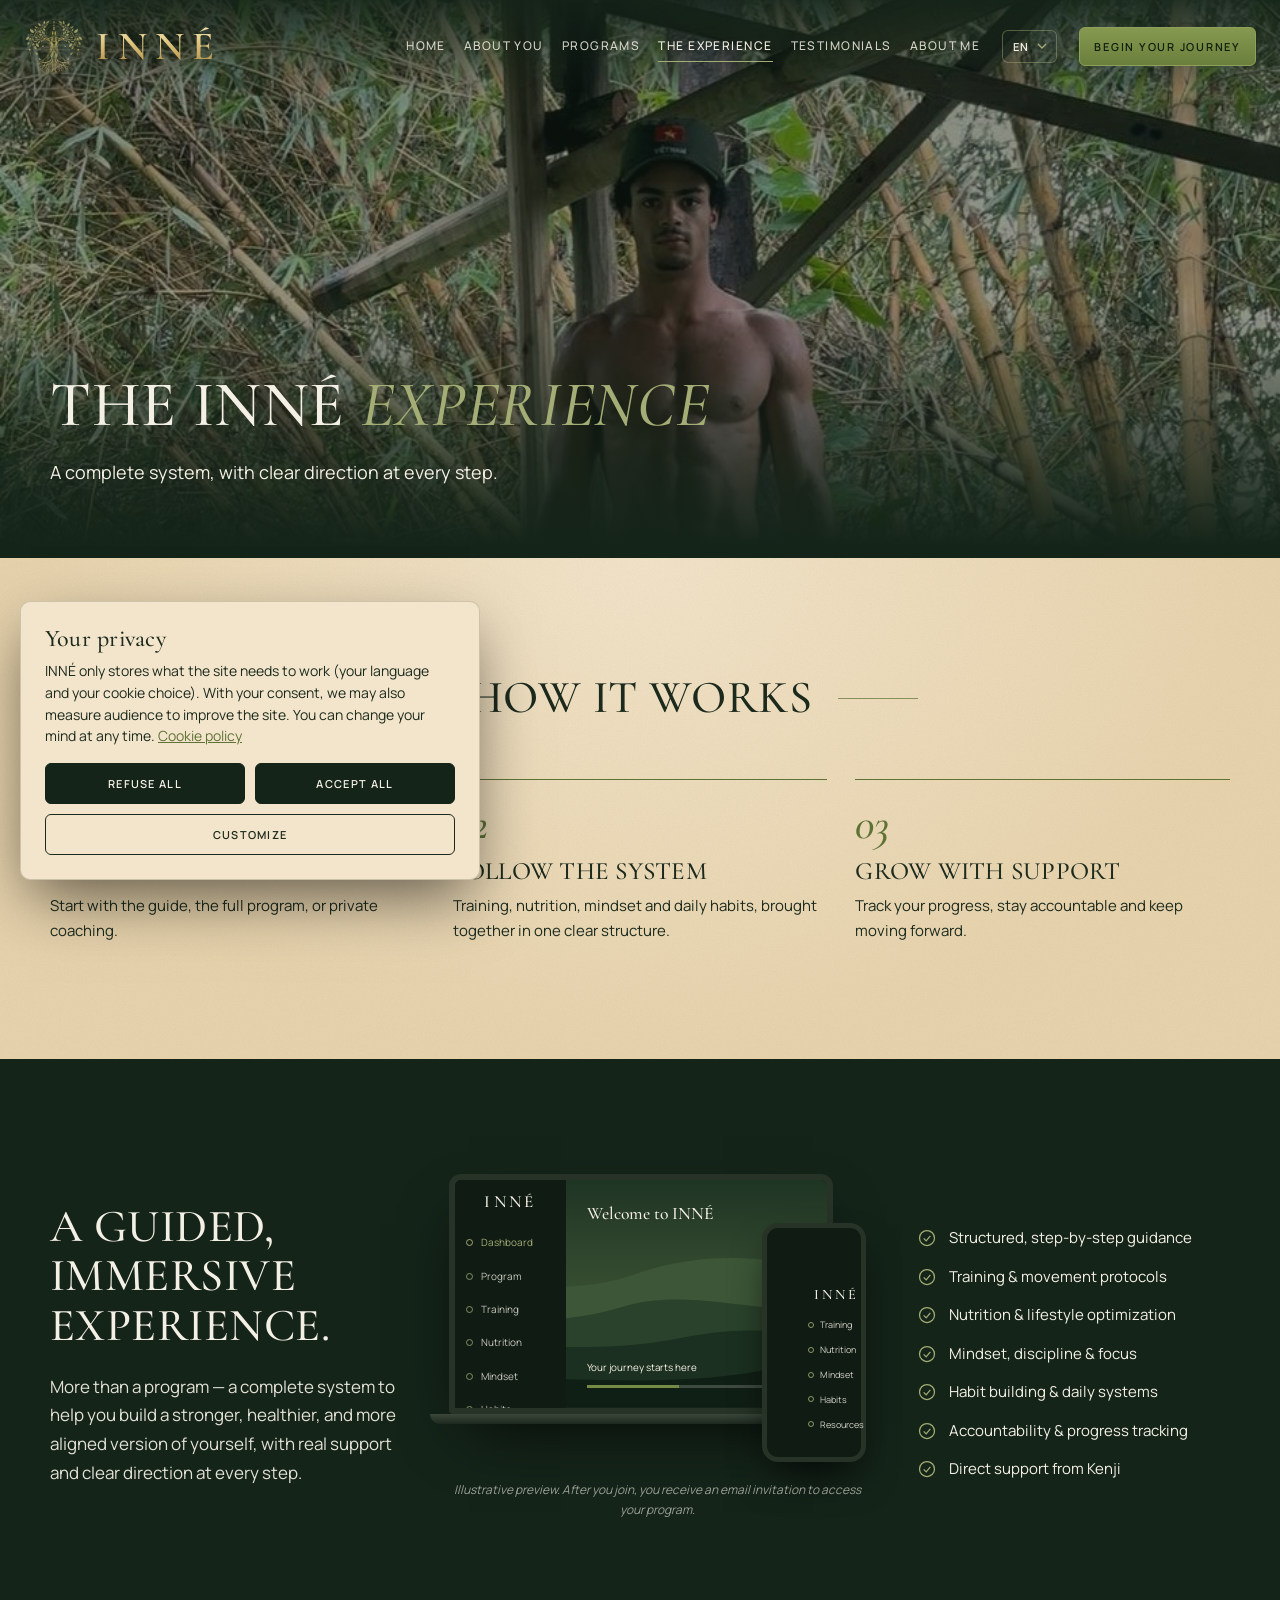
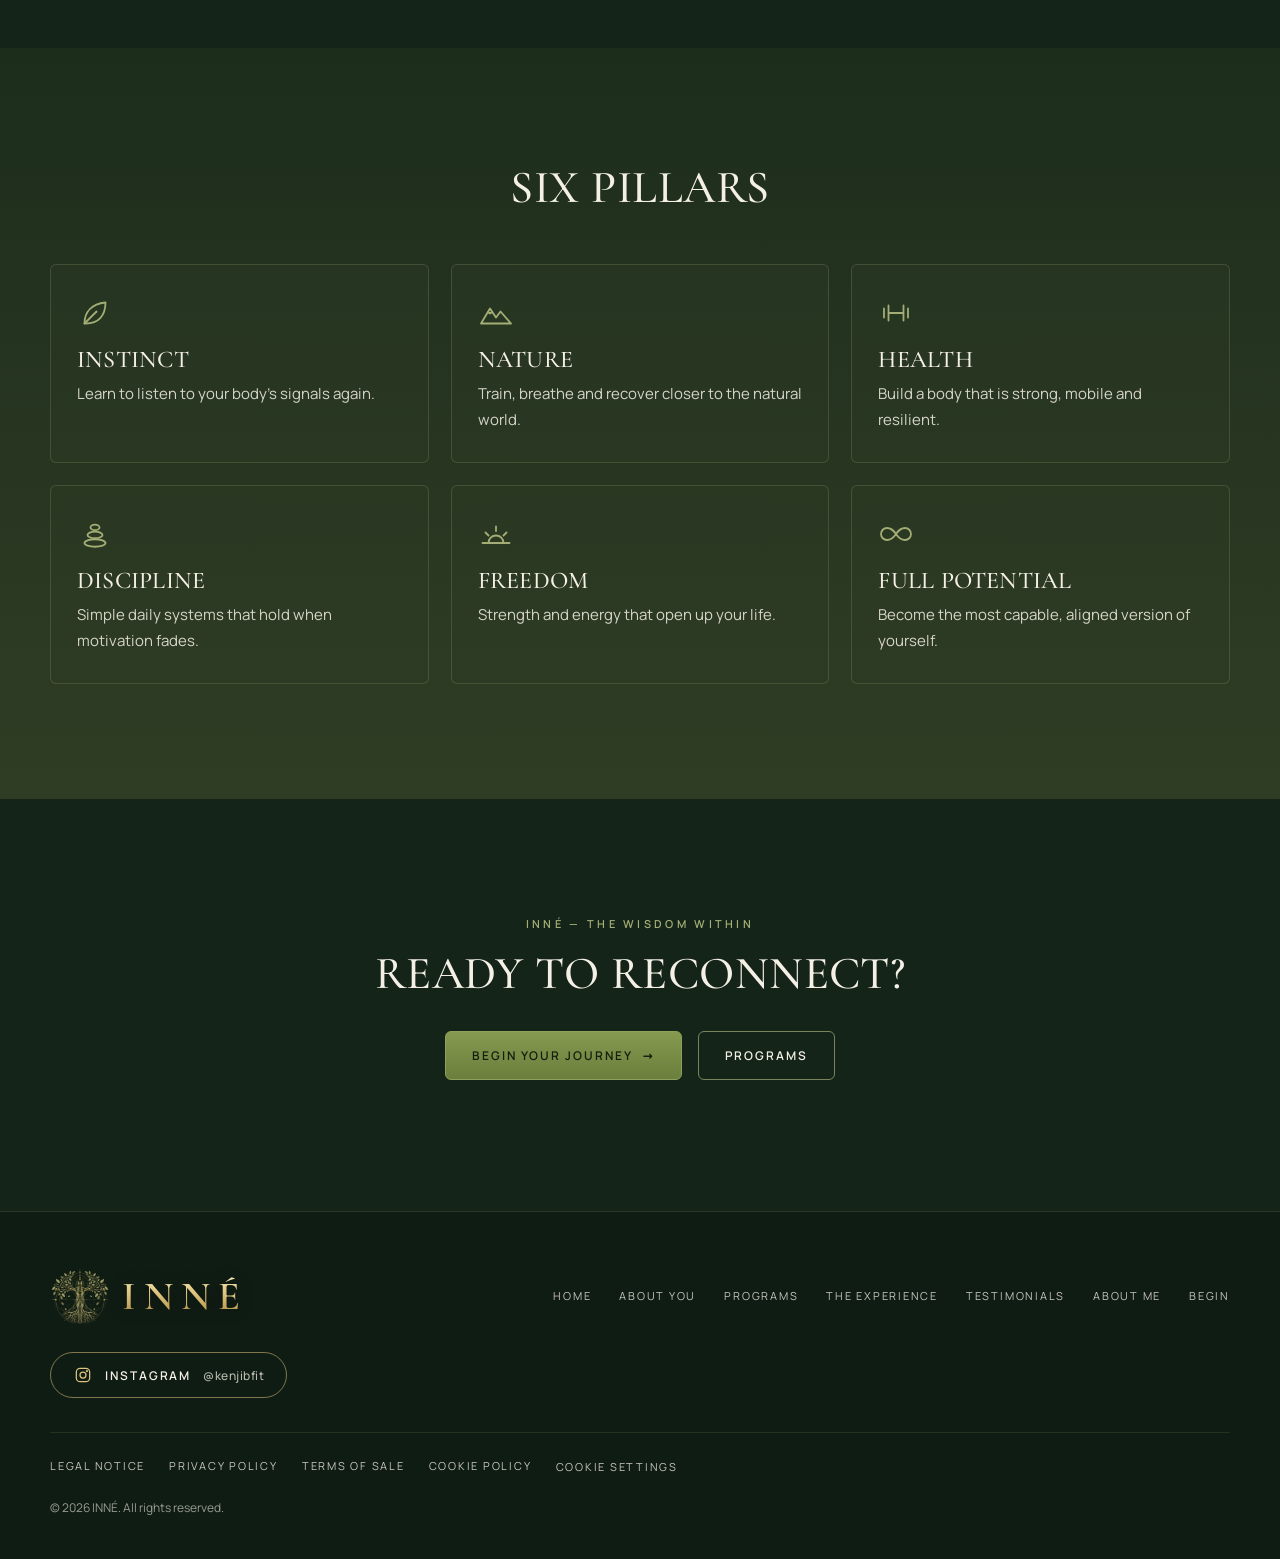
<file: INNE-site111/INNE-site/experience.html>
<!DOCTYPE html>
<html lang="en" translate="no" data-title="nav.experience">
<head>
<meta charset="utf-8">
<meta name="viewport" content="width=device-width, initial-scale=1">
<title>The Experience — INNÉ</title>
<meta name="description" content="How the INNÉ coaching experience works: a complete system for training, nutrition, mindset and daily habits.">
<meta property="og:title" content="The Experience — INNÉ">
<meta property="og:description" content="How the INNÉ coaching experience works: a complete system for training, nutrition, mindset and daily habits.">
<meta property="og:type" content="website">
<meta name="theme-color" content="#142419">
<meta name="google" content="notranslate">
<link rel="icon" href="data:image/svg+xml,%3Csvg xmlns='http://www.w3.org/2000/svg' viewBox='0 0 64 64'%3E%3Crect width='64' height='64' rx='10' fill='%23142419'/%3E%3Cpath d='M18 46c0-18 10-28 28-30 0 18-10 30-26 30M18 46l16-16' fill='none' stroke='%23A4AD75' stroke-width='3' stroke-linecap='round'/%3E%3C/svg%3E">
<link rel="stylesheet" href="css/inne.css">
<script>document.documentElement.classList.add("js")</script>
</head>
<body>
<a class="skip" href="#main" data-i18n="skip">Skip to content</a>
<header class="site-header">
  <div class="wrap">
    <a class="logo" href="index.html" aria-label="INNÉ — The Wisdom Within"><img src="img/emblem-sm.png" alt="" width="60" height="56"><span><b>INNÉ</b><small>The Wisdom Within</small></span></a>
    <nav class="nav" id="nav" aria-label="Main"><a href="index.html" data-i18n="nav.home">Home</a><a href="about-you.html" data-i18n="nav.aboutyou">About you</a><a href="programs.html" data-i18n="nav.programs">Programs</a><a href="experience.html" aria-current="page" data-i18n="nav.experience">The Experience</a><a href="journeys.html" data-i18n="nav.journeys">Testimonials</a><a href="about.html" data-i18n="nav.aboutme">About me</a><a class="nav-only" href="begin.html" data-i18n="nav.cta">Begin Your Journey</a></nav>
    <select class="lang" id="lang" aria-label="Language" data-i18n-aria="lang.label"><option value="en" label="EN">EN</option><option value="es" label="ES">ES</option><option value="fr" label="FR">FR</option><option value="sv" label="SV">SV</option><option value="de" label="DE">DE</option><option value="it" label="IT">IT</option></select>
    <a class="btn btn-solid btn-sm" href="begin.html" data-i18n="nav.cta">Begin Your Journey</a>
    <button class="burger" type="button" aria-controls="nav" aria-expanded="false" aria-label="Menu" data-i18n-aria="nav.menu"><span></span><span></span></button>
  </div>
</header>
<main id="main"><section class="page-hero"><img src="img/kenji-bamboo.jpg" alt="" style="object-position:50% 28%"><div class="wrap"><h1 class="reveal" data-i18n="ex.h1">The INNÉ <em>experience</em></h1><p class="reveal d1" data-i18n="ex.sub">A complete system, with clear direction at every step.</p></div></section>
<section class="section sand"><div class="wrap">
  <h2 class="h2 title-lines center reveal"><span data-i18n="st.title">How it works</span></h2>
  <div class="steps">
    <article class="reveal"><h3 data-i18n="st1t">Choose your path</h3><p data-i18n="st1p">Start with the guide, the full program, or private coaching.</p></article>
    <article class="reveal d1"><h3 data-i18n="st2t">Follow the system</h3><p data-i18n="st2p">Training, nutrition, mindset and daily habits, brought together in one clear structure.</p></article>
    <article class="reveal d2"><h3 data-i18n="st3t">Grow with support</h3><p data-i18n="st3p">Track your progress, stay accountable and keep moving forward.</p></article>
  </div>
</div></section>
<section class="section dark"><div class="wrap exp">
  <div class="reveal"><h2 class="h2" data-i18n="exp.title">A guided, immersive experience.</h2><p class="lead" style="margin-top:22px" data-i18n="exp.text">More than a program — a complete system to help you build a stronger, healthier, and more aligned version of yourself, with real support and clear direction at every step.</p></div>
  <div class="reveal d1"><div class="devices" aria-hidden="true">
  <div class="laptop"><div class="ui-side"><b>INNÉ</b><span data-i18n="ui.1">Dashboard</span><span data-i18n="ui.2">Program</span><span data-i18n="ui.3">Training</span><span data-i18n="ui.4">Nutrition</span><span data-i18n="ui.5">Mindset</span><span data-i18n="ui.6">Habits</span><span data-i18n="ui.7">Resources</span></div><div class="ui-main"><svg viewBox="0 0 400 150" preserveAspectRatio="xMidYMid slice" aria-hidden="true"><defs><linearGradient id="eu" x1="0" y1="0" x2="0" y2="1"><stop offset="0" stop-color="#1f3524"/><stop offset="1" stop-color="#52683f"/></linearGradient></defs><rect width="400" height="150" fill="url(#eu)"/><circle cx="300" cy="50" r="13" fill="#e8d4ae" opacity=".5"/><path d="M0,90 C60,60 110,80 160,62 S260,50 320,70 S380,60 400,66 V150 H0Z" fill="#3c5637"/><path d="M0,105 C50,85 100,100 150,84 S250,95 300,80 S370,92 400,84 V150 H0Z" fill="#2a422b"/><path d="M0,120 C70,100 120,118 190,104 S300,112 400,100 V150 H0Z" fill="#1b3020"/><path d="M0,138 C80,122 160,140 240,126 S340,134 400,124 V150 H0Z" fill="#101f15"/></svg><div data-i18n="ui.welcome">Welcome to INNÉ</div><small data-i18n="ui.start">Your journey starts here</small></div></div>
  <div class="laptop-base"></div>
  <div class="phone"><b>INNÉ</b><span data-i18n="ui.3">Training</span><span data-i18n="ui.4">Nutrition</span><span data-i18n="ui.5">Mindset</span><span data-i18n="ui.6">Habits</span><span data-i18n="ui.7">Resources</span></div>
</div><p class="caption" data-i18n="exp.caption">Illustrative preview. After you join, you receive an email invitation to access your program.</p></div>
  <ul class="checks reveal d2"><li><svg viewBox="0 0 24 24" aria-hidden="true"><circle cx="12" cy="12" r="9"/><path d="M8 12.5l3 3 5-6"/></svg><span data-i18n="c1">Structured, step-by-step guidance</span></li><li><svg viewBox="0 0 24 24" aria-hidden="true"><circle cx="12" cy="12" r="9"/><path d="M8 12.5l3 3 5-6"/></svg><span data-i18n="c2">Training &amp; movement protocols</span></li><li><svg viewBox="0 0 24 24" aria-hidden="true"><circle cx="12" cy="12" r="9"/><path d="M8 12.5l3 3 5-6"/></svg><span data-i18n="c3">Nutrition &amp; lifestyle optimization</span></li><li><svg viewBox="0 0 24 24" aria-hidden="true"><circle cx="12" cy="12" r="9"/><path d="M8 12.5l3 3 5-6"/></svg><span data-i18n="c4">Mindset, discipline &amp; focus</span></li><li><svg viewBox="0 0 24 24" aria-hidden="true"><circle cx="12" cy="12" r="9"/><path d="M8 12.5l3 3 5-6"/></svg><span data-i18n="c5">Habit building &amp; daily systems</span></li><li><svg viewBox="0 0 24 24" aria-hidden="true"><circle cx="12" cy="12" r="9"/><path d="M8 12.5l3 3 5-6"/></svg><span data-i18n="c6">Accountability &amp; progress tracking</span></li><li><svg viewBox="0 0 24 24" aria-hidden="true"><circle cx="12" cy="12" r="9"/><path d="M8 12.5l3 3 5-6"/></svg><span data-i18n="c7">Direct support from Kenji</span></li></ul>
</div></section>
<section class="section olive"><div class="wrap">
  <h2 class="h2 center reveal" data-i18n="pil.title">Six pillars</h2>
  <div class="pillar-cards"><article class="reveal"><svg viewBox="0 0 24 24" aria-hidden="true"><path d="M5 19c0-8 5-13 14-14 0 9-5 14-13 14"/><path d="M5 19l8-8"/></svg><h3 data-i18n="p1">Instinct</h3><p data-i18n="pd1">Learn to listen to your body's signals again.</p></article><article class="reveal d1"><svg viewBox="0 0 24 24" aria-hidden="true"><path d="M2 19l6-10 4 6 3-4 7 8z"/><path d="M6.6 11.4l1.4 1 1.4-1"/></svg><h3 data-i18n="p2">Nature</h3><p data-i18n="pd2">Train, breathe and recover closer to the natural world.</p></article><article class="reveal d2"><svg viewBox="0 0 24 24" aria-hidden="true"><path d="M4 9v6M7 7v10M17 7v10M20 9v6M7 12h10"/></svg><h3 data-i18n="p3">Health</h3><p data-i18n="pd3">Build a body that is strong, mobile and resilient.</p></article><article class="reveal"><svg viewBox="0 0 24 24" aria-hidden="true"><ellipse cx="12" cy="18" rx="7" ry="2.5"/><ellipse cx="12" cy="12.6" rx="5" ry="2.2"/><ellipse cx="12" cy="7.6" rx="3" ry="1.8"/></svg><h3 data-i18n="p4">Discipline</h3><p data-i18n="pd4">Simple daily systems that hold when motivation fades.</p></article><article class="reveal d1"><svg viewBox="0 0 24 24" aria-hidden="true"><path d="M3 18h18M7 18a5 5 0 0110 0M12 7v3M5 11l2 2M19 11l-2 2"/></svg><h3 data-i18n="p5">Freedom</h3><p data-i18n="pd5">Strength and energy that open up your life.</p></article><article class="reveal d2"><svg viewBox="0 0 24 24" aria-hidden="true"><path d="M12 12c-2-3-4-4-6-4a4 4 0 000 8c2 0 4-1 6-4zm0 0c2 3 4 4 6 4a4 4 0 000-8c-2 0-4 1-6 4z"/></svg><h3 data-i18n="p6">Full potential</h3><p data-i18n="pd6">Become the most capable, aligned version of yourself.</p></article></div>
</div></section>
<section class="section dark center"><div class="wrap">
  <span class="eyebrow reveal">INNÉ — The Wisdom Within</span>
  <h2 class="h2 reveal" data-i18n="ab.cta">Ready to reconnect?</h2>
  <p class="actions reveal d1" style="justify-content:center;margin-top:32px"><a class="btn btn-solid" href="begin.html"><span data-i18n="nav.cta">Begin Your Journey</span> <span class="arr" aria-hidden="true">→</span></a><a class="btn btn-ghost" href="programs.html" data-i18n="nav.programs">Programs</a></p>
</div></section></main>
<footer class="site-footer">
  <div class="wrap">
    <div class="foot-top">
      <a class="logo" href="index.html" aria-label="INNÉ — The Wisdom Within"><img src="img/emblem-sm.png" alt="" width="60" height="56"><span><b>INNÉ</b><small>The Wisdom Within</small></span></a>
      <nav class="foot-nav" aria-label="Footer"><a href="index.html" data-i18n="nav.home">Home</a><a href="about-you.html" data-i18n="nav.aboutyou">About you</a><a href="programs.html" data-i18n="nav.programs">Programs</a><a href="experience.html" data-i18n="nav.experience">The Experience</a><a href="journeys.html" data-i18n="nav.journeys">Testimonials</a><a href="about.html" data-i18n="nav.aboutme">About me</a><a href="begin.html" data-i18n="nav.begin">Begin</a></nav>
      <div class="social"><a class="social-btn" data-social="instagram" href="#" hidden target="_blank" rel="noopener"><svg viewBox="0 0 24 24" aria-hidden="true"><rect x="4" y="4" width="16" height="16" rx="4.5"/><circle cx="12" cy="12" r="3.6"/><circle cx="16.7" cy="7.3" r=".6"/></svg><span>Instagram</span><small data-social-handle></small></a><a class="social-btn" data-social="youtube" href="#" hidden target="_blank" rel="noopener"><svg viewBox="0 0 24 24" aria-hidden="true"><rect x="3" y="6" width="18" height="12" rx="3.5"/><path d="M10.5 9.5l4 2.5-4 2.5z"/></svg><span>YouTube</span><small data-social-handle></small></a></div>
    </div>
    <div class="foot-legal">
      <a href="legal.html" data-i18n="ft.legal">Legal notice</a>
      <a href="privacy.html" data-i18n="ft.privacy">Privacy policy</a>
      <a href="terms.html" data-i18n="ft.terms">Terms of sale</a>
      <a href="cookies.html" data-i18n="ft.cookies">Cookie policy</a>
      <button type="button" data-cookie-open data-i18n="ft.manage">Cookie settings</button>
    </div>
    <p class="foot-note">© 2026 INNÉ. <span data-i18n="ft.rights">All rights reserved.</span></p>
  </div>
</footer>
<div class="cookie" id="cookie" role="dialog" aria-labelledby="ck-title" tabindex="-1" hidden>
  <h2 id="ck-title" data-i18n="ck.title">Your privacy</h2>
  <p style="margin:0"><span data-i18n="ck.text">INNÉ only stores what the site needs to work (your language and your cookie choice). With your consent, we may also measure audience to improve the site. You can change your mind at any time.</span> <a href="cookies.html" data-i18n="ft.cookies">Cookie policy</a></p>
  <div class="cookie-opts" id="cookie-opts" hidden>
    <label><input type="checkbox" checked disabled><span><b data-i18n="ck.ess">Essential</b><span data-i18n="ck.essd">Required for the site to work. Always active.</span></span></label>
    <label><input type="checkbox" id="ck-analytics"><span><b data-i18n="ck.an">Audience measurement</b><span data-i18n="ck.and">Helps us understand how the site is used. No such tool is active at the moment.</span></span></label>
  </div>
  <div class="cookie-actions">
    <button type="button" class="btn btn-eq" id="ck-refuse" data-i18n="ck.refuse">Refuse all</button>
    <button type="button" class="btn btn-eq" id="ck-accept" data-i18n="ck.accept">Accept all</button>
    <button type="button" class="btn btn-ink wide" id="ck-custom" data-i18n="ck.custom">Customize</button>
    <button type="button" class="btn btn-ink wide" id="ck-save" hidden data-i18n="ck.save">Save my choices</button>
  </div>
</div>
<script src="js/settings.js"></script>
<script src="js/texts.js"></script>
<script src="js/site.js"></script>
</body>
</html>
</file>
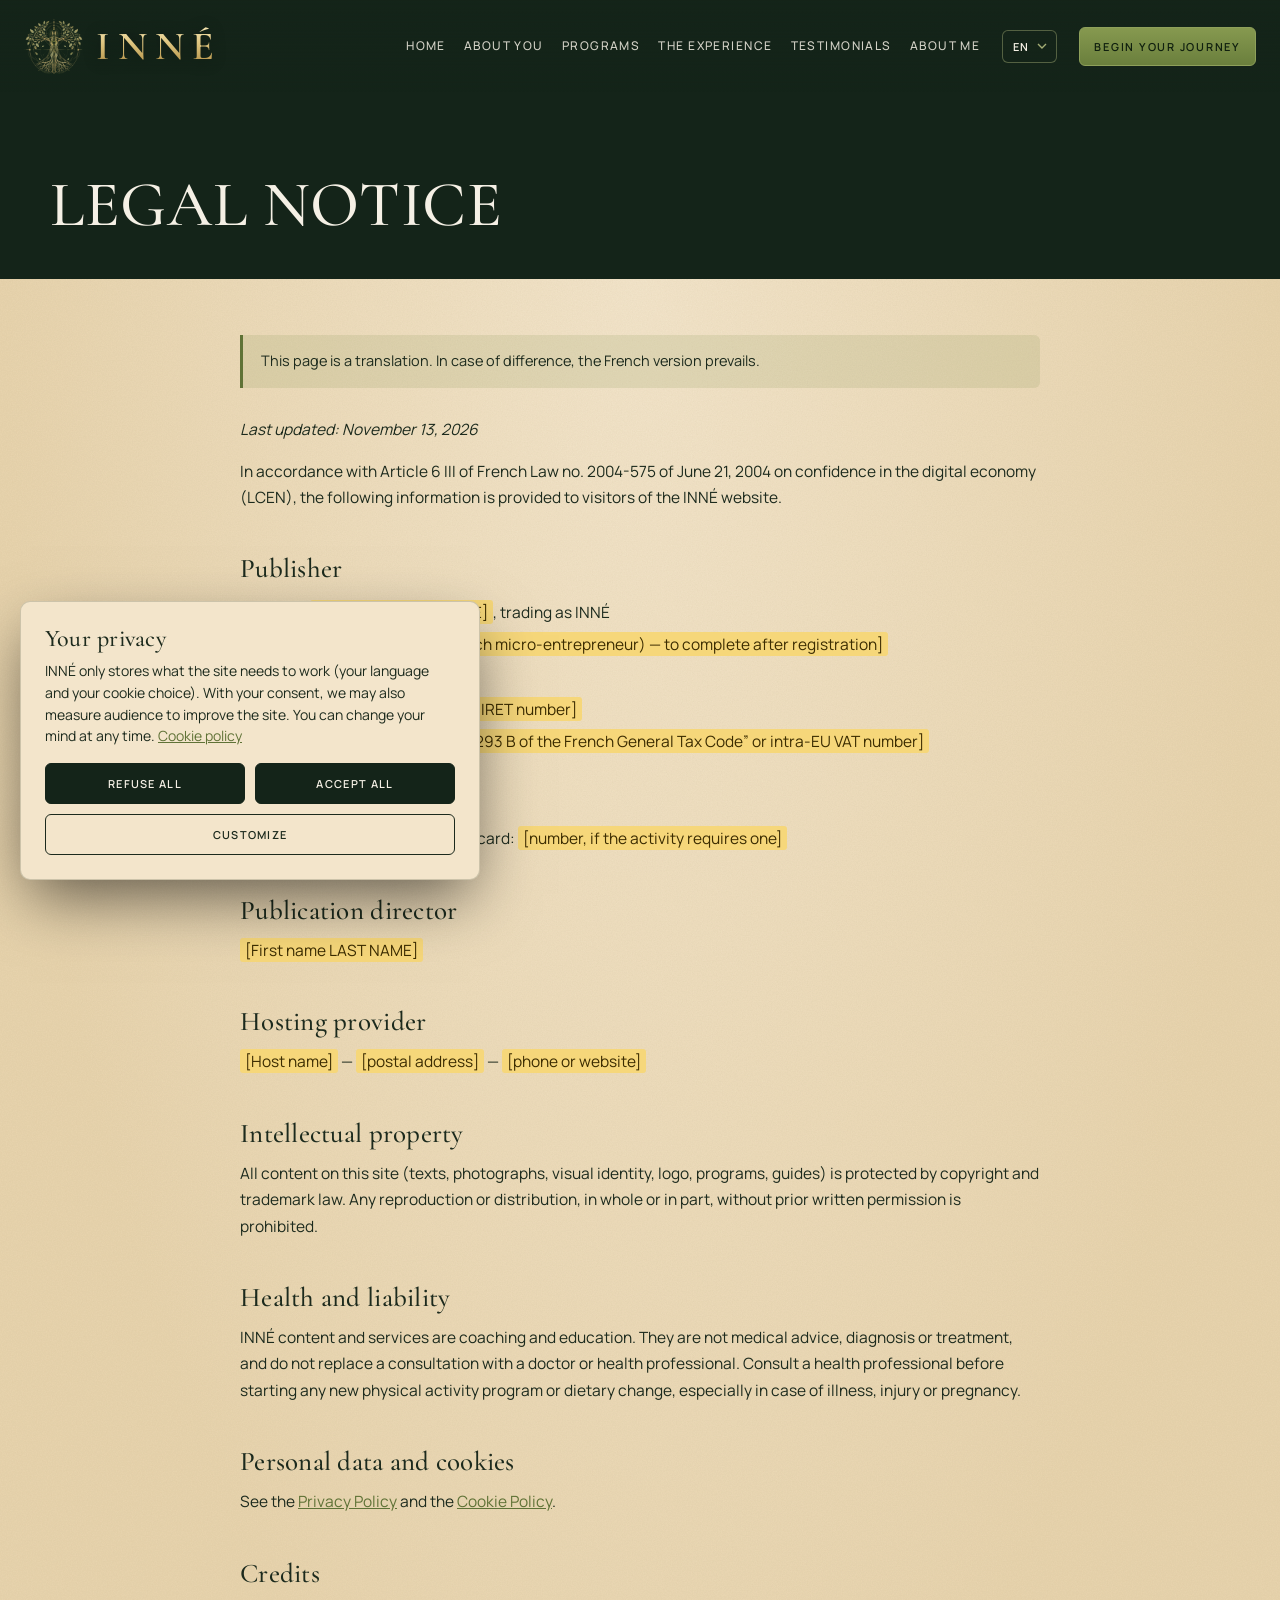
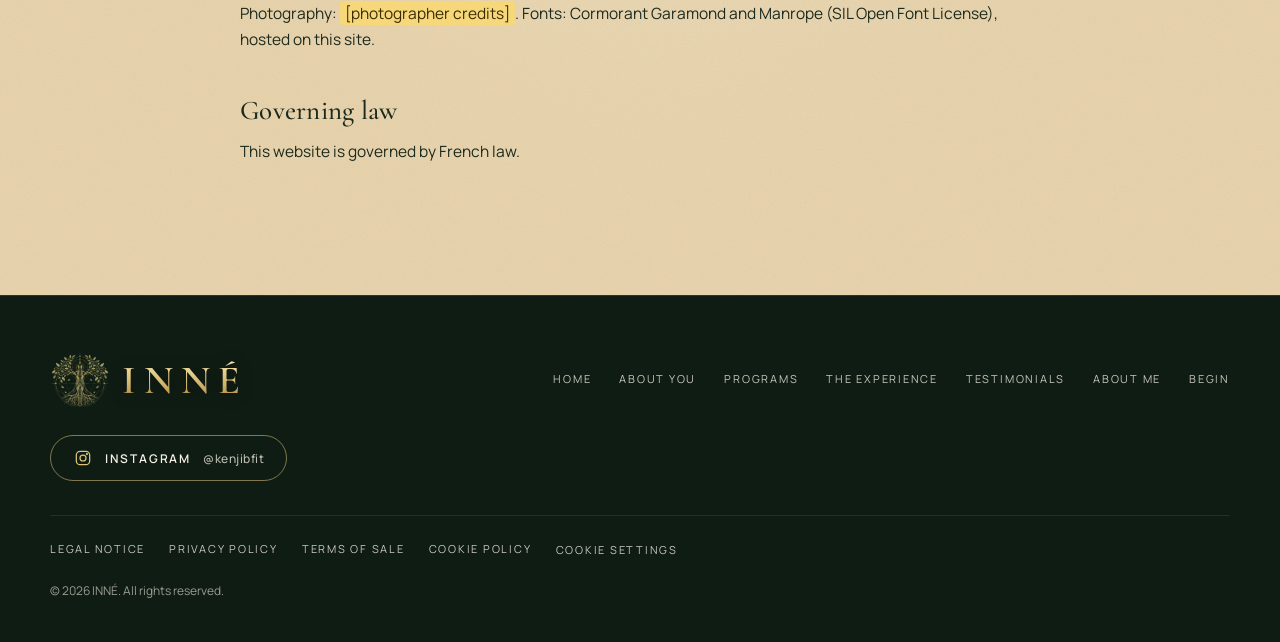
<file: INNE-site111/INNE-site/legal.html>
<!DOCTYPE html>
<html lang="en" translate="no" data-title="ft.legal">
<head>
<meta charset="utf-8">
<meta name="viewport" content="width=device-width, initial-scale=1">
<title>Legal notice — INNÉ</title>
<meta name="description" content="Legal notice — INNÉ">
<meta property="og:title" content="Legal notice — INNÉ">
<meta property="og:description" content="Legal notice — INNÉ">
<meta property="og:type" content="website">
<meta name="theme-color" content="#142419">
<meta name="google" content="notranslate">
<link rel="icon" href="data:image/svg+xml,%3Csvg xmlns='http://www.w3.org/2000/svg' viewBox='0 0 64 64'%3E%3Crect width='64' height='64' rx='10' fill='%23142419'/%3E%3Cpath d='M18 46c0-18 10-28 28-30 0 18-10 30-26 30M18 46l16-16' fill='none' stroke='%23A4AD75' stroke-width='3' stroke-linecap='round'/%3E%3C/svg%3E">
<link rel="stylesheet" href="css/inne.css">
<script>document.documentElement.classList.add("js")</script>
</head>
<body>
<a class="skip" href="#main" data-i18n="skip">Skip to content</a>
<header class="site-header">
  <div class="wrap">
    <a class="logo" href="index.html" aria-label="INNÉ — The Wisdom Within"><img src="img/emblem-sm.png" alt="" width="60" height="56"><span><b>INNÉ</b><small>The Wisdom Within</small></span></a>
    <nav class="nav" id="nav" aria-label="Main"><a href="index.html" data-i18n="nav.home">Home</a><a href="about-you.html" data-i18n="nav.aboutyou">About you</a><a href="programs.html" data-i18n="nav.programs">Programs</a><a href="experience.html" data-i18n="nav.experience">The Experience</a><a href="journeys.html" data-i18n="nav.journeys">Testimonials</a><a href="about.html" data-i18n="nav.aboutme">About me</a><a class="nav-only" href="begin.html" data-i18n="nav.cta">Begin Your Journey</a></nav>
    <select class="lang" id="lang" aria-label="Language" data-i18n-aria="lang.label"><option value="en" label="EN">EN</option><option value="es" label="ES">ES</option><option value="fr" label="FR">FR</option><option value="sv" label="SV">SV</option><option value="de" label="DE">DE</option><option value="it" label="IT">IT</option></select>
    <a class="btn btn-solid btn-sm" href="begin.html" data-i18n="nav.cta">Begin Your Journey</a>
    <button class="burger" type="button" aria-controls="nav" aria-expanded="false" aria-label="Menu" data-i18n-aria="nav.menu"><span></span><span></span></button>
  </div>
</header>
<main id="main"><section class="page-hero plain"><div class="wrap"><h1 class="reveal" data-i18n="ft.legal">Legal notice</h1></div></section>
<section class="section sand" style="padding-top:56px"><div class="wrap"><div class="legal">
  <p class="notice" data-legal-note hidden data-i18n="legal.note">This page is a translation. In case of difference, the French version prevails.</p>
  <div data-legal="en" lang="en">
<p><em>Last updated: November 13, 2026</em></p>
<p>In accordance with Article 6 III of French Law no. 2004-575 of June 21, 2004 on confidence in the digital economy (LCEN), the following information is provided to visitors of the INNÉ website.</p>
<h2>Publisher</h2>
<ul>
<li>Name: <mark>[First name LAST NAME]</mark>, trading as INNÉ</li>
<li>Status: <mark>[sole proprietor (French micro-entrepreneur) — to complete after registration]</mark></li>
<li>Address: <mark>[business address]</mark></li>
<li>SIRET (French business ID): <mark>[SIRET number]</mark></li>
<li>VAT: <mark>[“VAT not applicable, art. 293 B of the French General Tax Code” or intra-EU VAT number]</mark></li>
<li>Email: <a href="mailto:beharykenji@gmail.com">beharykenji@gmail.com</a></li>
<li>Phone: <mark>[phone number]</mark></li>
<li>Professional sports instructor card: <mark>[number, if the activity requires one]</mark></li>
</ul>
<h2>Publication director</h2>
<p><mark>[First name LAST NAME]</mark></p>
<h2>Hosting provider</h2>
<p><mark>[Host name]</mark> — <mark>[postal address]</mark> — <mark>[phone or website]</mark></p>
<h2>Intellectual property</h2>
<p>All content on this site (texts, photographs, visual identity, logo, programs, guides) is protected by copyright and trademark law. Any reproduction or distribution, in whole or in part, without prior written permission is prohibited.</p>
<h2>Health and liability</h2>
<p>INNÉ content and services are coaching and education. They are not medical advice, diagnosis or treatment, and do not replace a consultation with a doctor or health professional. Consult a health professional before starting any new physical activity program or dietary change, especially in case of illness, injury or pregnancy.</p>
<h2>Personal data and cookies</h2>
<p>See the <a href="privacy.html">Privacy Policy</a> and the <a href="cookies.html">Cookie Policy</a>.</p>
<h2>Credits</h2>
<p>Photography: <mark>[photographer credits]</mark>. Fonts: Cormorant Garamond and Manrope (SIL Open Font License), hosted on this site.</p>
<h2>Governing law</h2>
<p>This website is governed by French law.</p>
</div><div data-legal="es" lang="es" hidden>
<p><em>Última actualización: 13 de noviembre de 2026</em></p>
<p>De conformidad con el artículo 6 III de la ley francesa n.º 2004-575, de 21 de junio de 2004, de confianza en la economía digital (LCEN), se facilita la siguiente información a los visitantes del sitio INNÉ.</p>
<h2>Titular del sitio</h2>
<ul>
<li>Nombre: <mark>[Nombre APELLIDO]</mark>, que opera con el nombre comercial INNÉ</li>
<li>Forma jurídica: <mark>[empresario individual (microempresario francés) — a completar tras el registro]</mark></li>
<li>Dirección: <mark>[dirección profesional]</mark></li>
<li>SIRET (identificador de empresa francés): <mark>[número SIRET]</mark></li>
<li>IVA: <mark>[«IVA no aplicable, art. 293 B del Código General de Impuestos francés» o número de IVA intracomunitario]</mark></li>
<li>Correo electrónico: <a href="mailto:beharykenji@gmail.com">beharykenji@gmail.com</a></li>
<li>Teléfono: <mark>[número de teléfono]</mark></li>
<li>Tarjeta profesional de educador deportivo: <mark>[número, si la actividad lo exige]</mark></li>
</ul>
<h2>Director de la publicación</h2>
<p><mark>[Nombre APELLIDO]</mark></p>
<h2>Alojamiento</h2>
<p><mark>[Nombre del proveedor]</mark> — <mark>[dirección postal]</mark> — <mark>[teléfono o sitio web]</mark></p>
<h2>Propiedad intelectual</h2>
<p>Todos los contenidos de este sitio (textos, fotografías, identidad visual, logotipo, programas, guías) están protegidos por los derechos de autor y de marca. Queda prohibida toda reproducción o difusión, total o parcial, sin autorización previa por escrito.</p>
<h2>Salud y responsabilidad</h2>
<p>Los contenidos y servicios de INNÉ son coaching y educación. No constituyen consejo médico, diagnóstico ni tratamiento, y no sustituyen la consulta con un médico o profesional de la salud. Consulta a un profesional de la salud antes de iniciar cualquier nuevo programa de actividad física o cambio de alimentación, especialmente en caso de enfermedad, lesión o embarazo.</p>
<h2>Datos personales y cookies</h2>
<p>Consulta la <a href="privacy.html">Política de privacidad</a> y la <a href="cookies.html">Política de cookies</a>.</p>
<h2>Créditos</h2>
<p>Fotografías: <mark>[créditos de los fotógrafos]</mark>. Tipografías: Cormorant Garamond y Manrope (licencia SIL Open Font), alojadas en este sitio.</p>
<h2>Legislación aplicable</h2>
<p>Este sitio se rige por la legislación francesa.</p>
</div><div data-legal="fr" lang="fr" hidden>
<p><em>Dernière mise à jour : 13 novembre 2026</em></p>
<p>Conformément à l'article 6 III de la loi n° 2004-575 du 21 juin 2004 pour la confiance dans l'économie numérique (LCEN), les informations suivantes sont portées à la connaissance des visiteurs du site INNÉ.</p>
<h2>Éditeur du site</h2>
<ul>
<li>Nom : <mark>[Prénom NOM]</mark>, exerçant sous le nom commercial INNÉ</li>
<li>Statut : <mark>[entrepreneur individuel (micro-entrepreneur) — à compléter après l'immatriculation]</mark></li>
<li>Adresse : <mark>[adresse professionnelle ou de domiciliation]</mark></li>
<li>SIRET : <mark>[numéro SIRET]</mark></li>
<li>TVA : <mark>[« TVA non applicable, art. 293 B du CGI » si franchise en base, sinon n° de TVA intracommunautaire]</mark></li>
<li>E-mail : <a href="mailto:beharykenji@gmail.com">beharykenji@gmail.com</a></li>
<li>Téléphone : <mark>[numéro de téléphone]</mark></li>
<li>Carte professionnelle d'éducateur sportif : <mark>[numéro, si l'activité y est soumise]</mark></li>
</ul>
<h2>Directeur de la publication</h2>
<p><mark>[Prénom NOM]</mark></p>
<h2>Hébergeur</h2>
<p><mark>[Nom de l'hébergeur]</mark> — <mark>[adresse postale]</mark> — <mark>[téléphone ou site web]</mark></p>
<h2>Propriété intellectuelle</h2>
<p>L'ensemble des contenus de ce site (textes, photographies, identité visuelle, logo, programmes, guides) est protégé par le droit d'auteur et le droit des marques. Toute reproduction, représentation ou diffusion, totale ou partielle, sans autorisation écrite préalable est interdite.</p>
<h2>Santé et responsabilité</h2>
<p>Les contenus et services INNÉ relèvent du coaching et de l'éducation. Ils ne constituent ni un avis médical, ni un diagnostic, ni un traitement, et ne remplacent pas la consultation d'un médecin ou d'un professionnel de santé. Consultez un professionnel de santé avant d'entreprendre tout nouveau programme d'activité physique ou tout changement alimentaire, en particulier en cas de pathologie, de blessure ou de grossesse.</p>
<h2>Données personnelles et cookies</h2>
<p>Voir la <a href="privacy.html">Politique de confidentialité</a> et la <a href="cookies.html">Politique cookies</a>.</p>
<h2>Crédits</h2>
<p>Photographies : <mark>[crédits des photographes]</mark>. Polices : Cormorant Garamond et Manrope (licence SIL Open Font), hébergées sur ce site.</p>
<h2>Droit applicable</h2>
<p>Le présent site est soumis au droit français.</p>
</div><div data-legal="sv" lang="sv" hidden>
<p><em>Senast uppdaterad: 13 november 2026</em></p>
<p>I enlighet med artikel 6 III i den franska lagen nr 2004-575 av den 21 juni 2004 om förtroende för den digitala ekonomin (LCEN) lämnas följande information till besökare på INNÉ:s webbplats.</p>
<h2>Utgivare</h2>
<ul>
<li>Namn: <mark>[Förnamn EFTERNAMN]</mark>, verksam under handelsnamnet INNÉ</li>
<li>Företagsform: <mark>[enskild näringsidkare (fransk micro-entrepreneur) — fylls i efter registrering]</mark></li>
<li>Adress: <mark>[företagsadress]</mark></li>
<li>SIRET (franskt organisationsnummer): <mark>[SIRET-nummer]</mark></li>
<li>Moms: <mark>[”Moms ej tillämplig, art. 293 B i den franska skattelagen” eller momsregistreringsnummer]</mark></li>
<li>E-post: <a href="mailto:beharykenji@gmail.com">beharykenji@gmail.com</a></li>
<li>Telefon: <mark>[telefonnummer]</mark></li>
<li>Yrkeskort för idrottsinstruktör: <mark>[nummer, om verksamheten kräver det]</mark></li>
</ul>
<h2>Ansvarig utgivare</h2>
<p><mark>[Förnamn EFTERNAMN]</mark></p>
<h2>Webbhotell</h2>
<p><mark>[Leverantörens namn]</mark> — <mark>[postadress]</mark> — <mark>[telefon eller webbplats]</mark></p>
<h2>Immateriella rättigheter</h2>
<p>Allt innehåll på webbplatsen (texter, fotografier, visuell identitet, logotyp, program, guider) skyddas av upphovsrätt och varumärkesrätt. All återgivning eller spridning, helt eller delvis, utan föregående skriftligt tillstånd är förbjuden.</p>
<h2>Hälsa och ansvar</h2>
<p>INNÉ:s innehåll och tjänster är coaching och utbildning. De utgör inte medicinsk rådgivning, diagnos eller behandling och ersätter inte ett besök hos läkare eller annan vårdpersonal. Rådgör med vårdpersonal innan du påbörjar ett nytt träningsprogram eller ändrar din kost, särskilt vid sjukdom, skada eller graviditet.</p>
<h2>Personuppgifter och cookies</h2>
<p>Se <a href="privacy.html">integritetspolicyn</a> och <a href="cookies.html">cookiepolicyn</a>.</p>
<h2>Upphov</h2>
<p>Fotografier: <mark>[fotografernas namn]</mark>. Typsnitt: Cormorant Garamond och Manrope (SIL Open Font License), som ligger på denna webbplats.</p>
<h2>Tillämplig lag</h2>
<p>Webbplatsen lyder under fransk lag.</p>
</div><div data-legal="de" lang="de" hidden>
<p><em>Letzte Aktualisierung: 13. November 2026</em></p>
<p>Gemäß Artikel 6 III des französischen Gesetzes Nr. 2004-575 vom 21. Juni 2004 über das Vertrauen in die digitale Wirtschaft (LCEN) werden den Besucherinnen und Besuchern der INNÉ-Website folgende Angaben zur Verfügung gestellt.</p>
<h2>Herausgeber</h2>
<ul>
<li>Name: <mark>[Vorname NACHNAME]</mark>, tätig unter dem Handelsnamen INNÉ</li>
<li>Rechtsform: <mark>[Einzelunternehmer (französischer Micro-Entrepreneur) — nach der Registrierung zu ergänzen]</mark></li>
<li>Anschrift: <mark>[Geschäftsanschrift]</mark></li>
<li>SIRET (französische Unternehmensnummer): <mark>[SIRET-Nummer]</mark></li>
<li>Umsatzsteuer: <mark>[„Umsatzsteuer nicht anwendbar, Art. 293 B des französischen Steuergesetzbuchs“ oder USt-IdNr.]</mark></li>
<li>E-Mail: <a href="mailto:beharykenji@gmail.com">beharykenji@gmail.com</a></li>
<li>Telefon: <mark>[Telefonnummer]</mark></li>
<li>Berufsausweis für Sporttrainer: <mark>[Nummer, sofern für die Tätigkeit erforderlich]</mark></li>
</ul>
<h2>Verantwortlich für den Inhalt</h2>
<p><mark>[Vorname NACHNAME]</mark></p>
<h2>Hosting</h2>
<p><mark>[Name des Hosters]</mark> — <mark>[Postanschrift]</mark> — <mark>[Telefon oder Website]</mark></p>
<h2>Geistiges Eigentum</h2>
<p>Alle Inhalte dieser Website (Texte, Fotografien, visuelle Identität, Logo, Programme, Guides) sind urheber- und markenrechtlich geschützt. Jede vollständige oder teilweise Vervielfältigung oder Verbreitung ohne vorherige schriftliche Genehmigung ist untersagt.</p>
<h2>Gesundheit und Haftung</h2>
<p>Die Inhalte und Leistungen von INNÉ sind Coaching und Bildung. Sie stellen keine medizinische Beratung, Diagnose oder Behandlung dar und ersetzen nicht den Besuch bei Ärztin, Arzt oder anderem Gesundheitsfachpersonal. Hole ärztlichen Rat ein, bevor du ein neues Bewegungsprogramm oder eine Ernährungsumstellung beginnst, insbesondere bei Erkrankung, Verletzung oder Schwangerschaft.</p>
<h2>Personenbezogene Daten und Cookies</h2>
<p>Siehe <a href="privacy.html">Datenschutzerklärung</a> und <a href="cookies.html">Cookie-Richtlinie</a>.</p>
<h2>Nachweise</h2>
<p>Fotografien: <mark>[Bildnachweise]</mark>. Schriften: Cormorant Garamond und Manrope (SIL Open Font License), auf dieser Website gehostet.</p>
<h2>Anwendbares Recht</h2>
<p>Diese Website unterliegt französischem Recht.</p>
</div><div data-legal="it" lang="it" hidden>
<p><em>Ultimo aggiornamento: 13 novembre 2026</em></p>
<p>Ai sensi dell'articolo 6 III della legge francese n. 2004-575 del 21 giugno 2004 per la fiducia nell'economia digitale (LCEN), si forniscono ai visitatori del sito INNÉ le seguenti informazioni.</p>
<h2>Editore del sito</h2>
<ul>
<li>Nome: <mark>[Nome COGNOME]</mark>, che opera con il nome commerciale INNÉ</li>
<li>Forma giuridica: <mark>[imprenditore individuale (micro-entrepreneur francese) — da completare dopo la registrazione]</mark></li>
<li>Indirizzo: <mark>[indirizzo professionale]</mark></li>
<li>SIRET (identificativo d'impresa francese): <mark>[numero SIRET]</mark></li>
<li>IVA: <mark>[«IVA non applicabile, art. 293 B del Codice generale delle imposte francese» oppure partita IVA intracomunitaria]</mark></li>
<li>E-mail: <a href="mailto:beharykenji@gmail.com">beharykenji@gmail.com</a></li>
<li>Telefono: <mark>[numero di telefono]</mark></li>
<li>Tessera professionale di istruttore sportivo: <mark>[numero, se richiesto dall'attività]</mark></li>
</ul>
<h2>Direttore della pubblicazione</h2>
<p><mark>[Nome COGNOME]</mark></p>
<h2>Hosting</h2>
<p><mark>[Nome del fornitore]</mark> — <mark>[indirizzo postale]</mark> — <mark>[telefono o sito web]</mark></p>
<h2>Proprietà intellettuale</h2>
<p>Tutti i contenuti di questo sito (testi, fotografie, identità visiva, logo, programmi, guide) sono protetti dal diritto d'autore e dal diritto dei marchi. È vietata qualsiasi riproduzione o diffusione, totale o parziale, senza previa autorizzazione scritta.</p>
<h2>Salute e responsabilità</h2>
<p>I contenuti e i servizi INNÉ sono coaching e formazione. Non costituiscono parere medico, diagnosi o trattamento e non sostituiscono il consulto di un medico o di un professionista sanitario. Consulta un professionista sanitario prima di iniziare qualsiasi nuovo programma di attività fisica o cambiamento alimentare, in particolare in caso di patologia, infortunio o gravidanza.</p>
<h2>Dati personali e cookie</h2>
<p>Consulta l'<a href="privacy.html">Informativa sulla privacy</a> e la <a href="cookies.html">Cookie policy</a>.</p>
<h2>Crediti</h2>
<p>Fotografie: <mark>[crediti dei fotografi]</mark>. Caratteri: Cormorant Garamond e Manrope (licenza SIL Open Font), ospitati su questo sito.</p>
<h2>Legge applicabile</h2>
<p>Il presente sito è soggetto alla legge francese.</p>
</div>
</div></div></section>
</main>
<footer class="site-footer">
  <div class="wrap">
    <div class="foot-top">
      <a class="logo" href="index.html" aria-label="INNÉ — The Wisdom Within"><img src="img/emblem-sm.png" alt="" width="60" height="56"><span><b>INNÉ</b><small>The Wisdom Within</small></span></a>
      <nav class="foot-nav" aria-label="Footer"><a href="index.html" data-i18n="nav.home">Home</a><a href="about-you.html" data-i18n="nav.aboutyou">About you</a><a href="programs.html" data-i18n="nav.programs">Programs</a><a href="experience.html" data-i18n="nav.experience">The Experience</a><a href="journeys.html" data-i18n="nav.journeys">Testimonials</a><a href="about.html" data-i18n="nav.aboutme">About me</a><a href="begin.html" data-i18n="nav.begin">Begin</a></nav>
      <div class="social"><a class="social-btn" data-social="instagram" href="#" hidden target="_blank" rel="noopener"><svg viewBox="0 0 24 24" aria-hidden="true"><rect x="4" y="4" width="16" height="16" rx="4.5"/><circle cx="12" cy="12" r="3.6"/><circle cx="16.7" cy="7.3" r=".6"/></svg><span>Instagram</span><small data-social-handle></small></a><a class="social-btn" data-social="youtube" href="#" hidden target="_blank" rel="noopener"><svg viewBox="0 0 24 24" aria-hidden="true"><rect x="3" y="6" width="18" height="12" rx="3.5"/><path d="M10.5 9.5l4 2.5-4 2.5z"/></svg><span>YouTube</span><small data-social-handle></small></a></div>
    </div>
    <div class="foot-legal">
      <a href="legal.html" data-i18n="ft.legal">Legal notice</a>
      <a href="privacy.html" data-i18n="ft.privacy">Privacy policy</a>
      <a href="terms.html" data-i18n="ft.terms">Terms of sale</a>
      <a href="cookies.html" data-i18n="ft.cookies">Cookie policy</a>
      <button type="button" data-cookie-open data-i18n="ft.manage">Cookie settings</button>
    </div>
    <p class="foot-note">© 2026 INNÉ. <span data-i18n="ft.rights">All rights reserved.</span></p>
  </div>
</footer>
<div class="cookie" id="cookie" role="dialog" aria-labelledby="ck-title" tabindex="-1" hidden>
  <h2 id="ck-title" data-i18n="ck.title">Your privacy</h2>
  <p style="margin:0"><span data-i18n="ck.text">INNÉ only stores what the site needs to work (your language and your cookie choice). With your consent, we may also measure audience to improve the site. You can change your mind at any time.</span> <a href="cookies.html" data-i18n="ft.cookies">Cookie policy</a></p>
  <div class="cookie-opts" id="cookie-opts" hidden>
    <label><input type="checkbox" checked disabled><span><b data-i18n="ck.ess">Essential</b><span data-i18n="ck.essd">Required for the site to work. Always active.</span></span></label>
    <label><input type="checkbox" id="ck-analytics"><span><b data-i18n="ck.an">Audience measurement</b><span data-i18n="ck.and">Helps us understand how the site is used. No such tool is active at the moment.</span></span></label>
  </div>
  <div class="cookie-actions">
    <button type="button" class="btn btn-eq" id="ck-refuse" data-i18n="ck.refuse">Refuse all</button>
    <button type="button" class="btn btn-eq" id="ck-accept" data-i18n="ck.accept">Accept all</button>
    <button type="button" class="btn btn-ink wide" id="ck-custom" data-i18n="ck.custom">Customize</button>
    <button type="button" class="btn btn-ink wide" id="ck-save" hidden data-i18n="ck.save">Save my choices</button>
  </div>
</div>
<script src="js/settings.js"></script>
<script src="js/texts.js"></script>
<script src="js/site.js"></script>
</body>
</html>
</file>
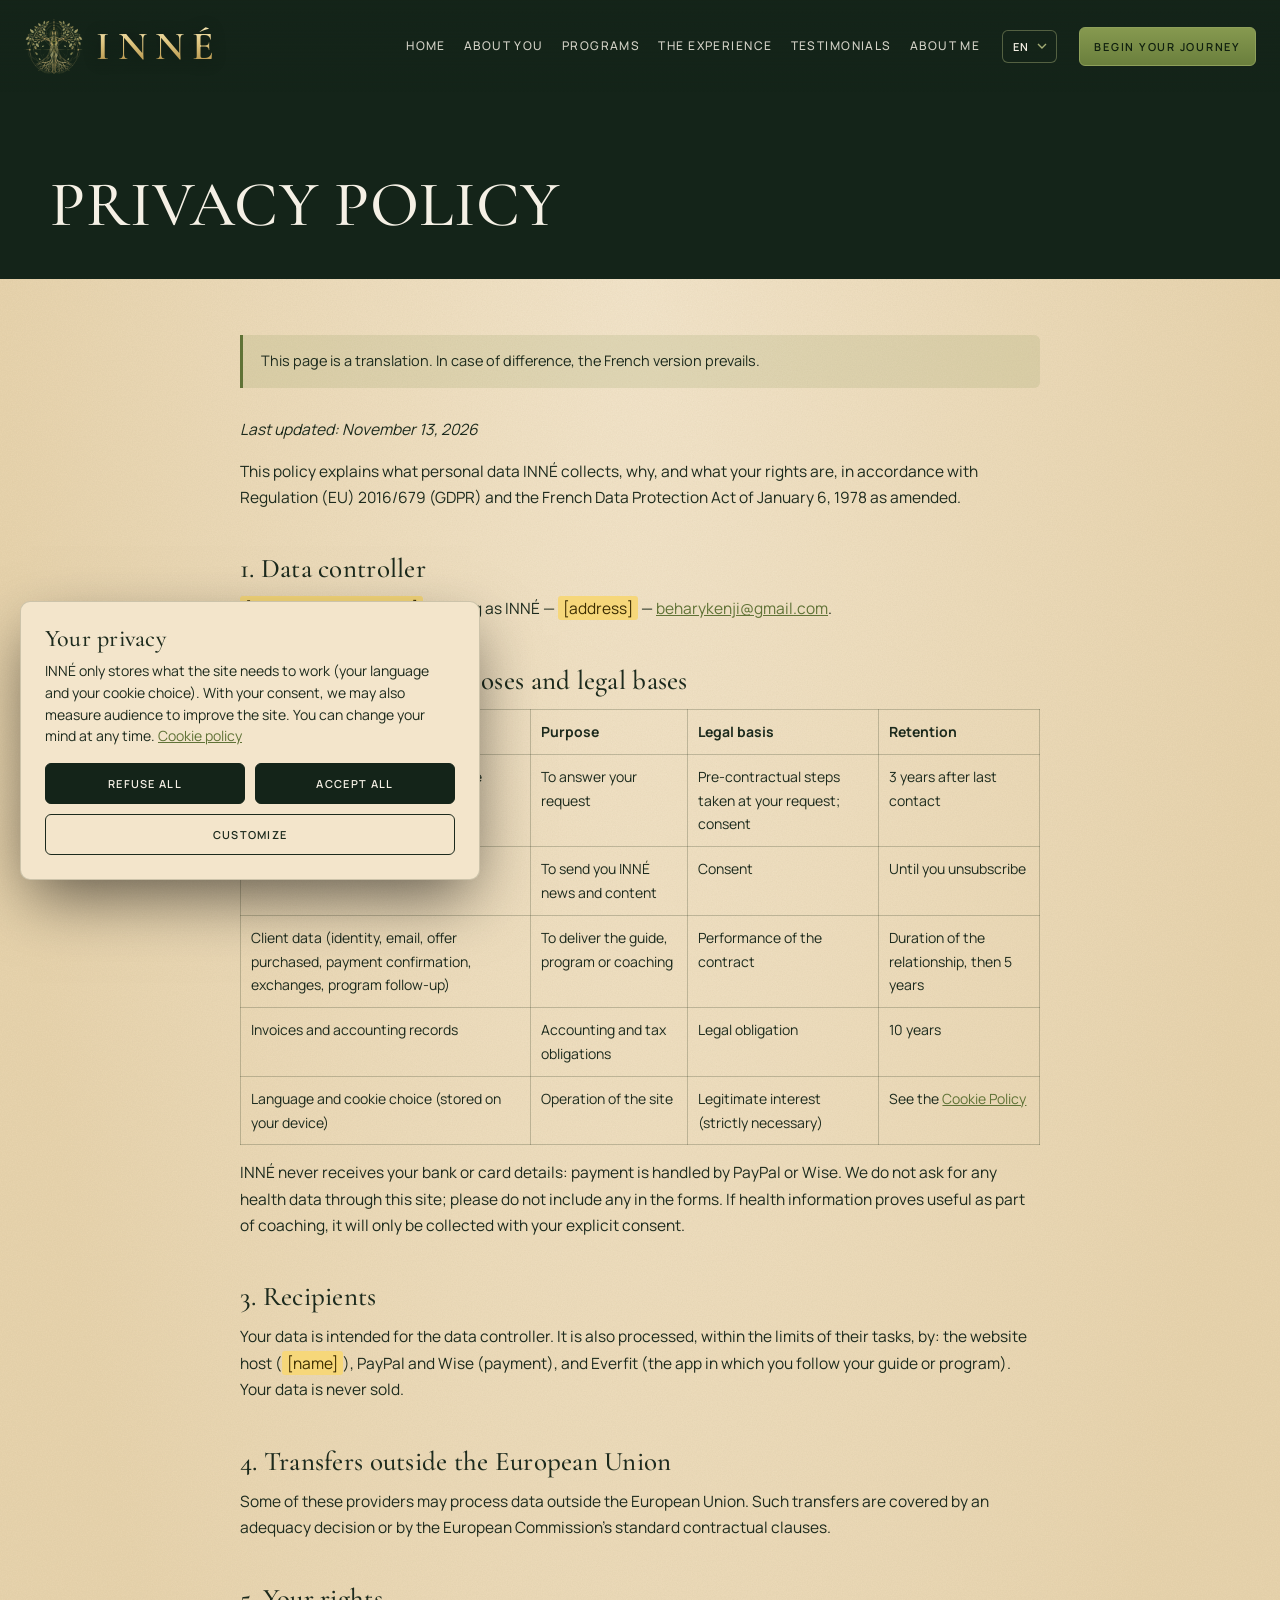
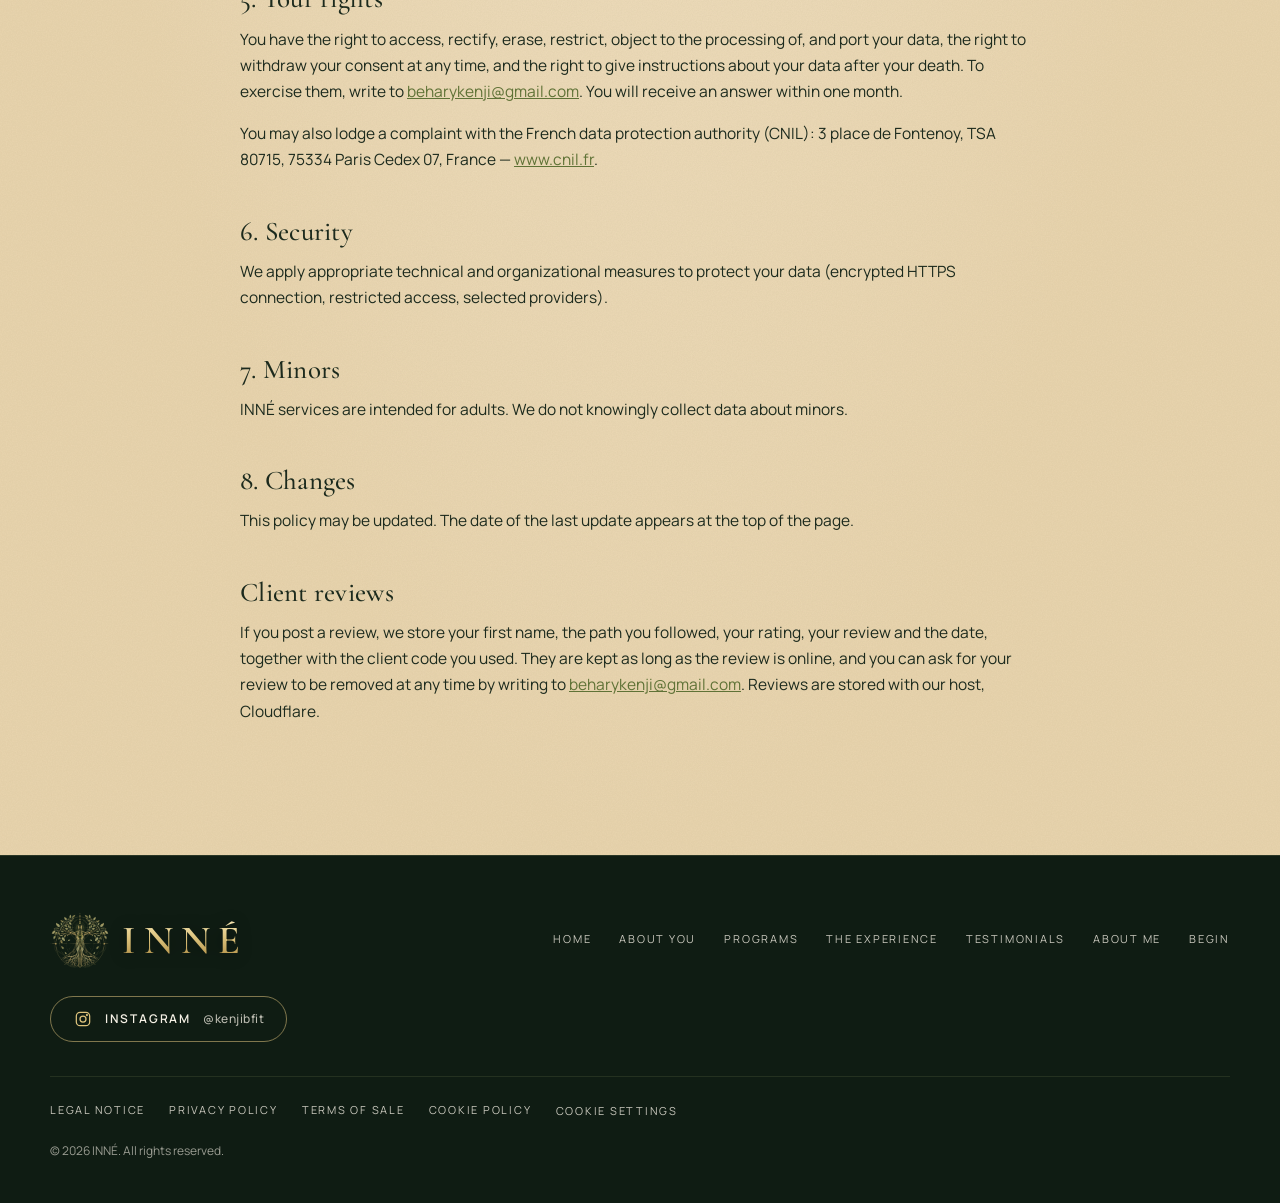
<file: INNE-site111/INNE-site/privacy.html>
<!DOCTYPE html>
<html lang="en" translate="no" data-title="ft.privacy">
<head>
<meta charset="utf-8">
<meta name="viewport" content="width=device-width, initial-scale=1">
<title>Privacy policy — INNÉ</title>
<meta name="description" content="Privacy policy — INNÉ">
<meta property="og:title" content="Privacy policy — INNÉ">
<meta property="og:description" content="Privacy policy — INNÉ">
<meta property="og:type" content="website">
<meta name="theme-color" content="#142419">
<meta name="google" content="notranslate">
<link rel="icon" href="data:image/svg+xml,%3Csvg xmlns='http://www.w3.org/2000/svg' viewBox='0 0 64 64'%3E%3Crect width='64' height='64' rx='10' fill='%23142419'/%3E%3Cpath d='M18 46c0-18 10-28 28-30 0 18-10 30-26 30M18 46l16-16' fill='none' stroke='%23A4AD75' stroke-width='3' stroke-linecap='round'/%3E%3C/svg%3E">
<link rel="stylesheet" href="css/inne.css">
<script>document.documentElement.classList.add("js")</script>
</head>
<body>
<a class="skip" href="#main" data-i18n="skip">Skip to content</a>
<header class="site-header">
  <div class="wrap">
    <a class="logo" href="index.html" aria-label="INNÉ — The Wisdom Within"><img src="img/emblem-sm.png" alt="" width="60" height="56"><span><b>INNÉ</b><small>The Wisdom Within</small></span></a>
    <nav class="nav" id="nav" aria-label="Main"><a href="index.html" data-i18n="nav.home">Home</a><a href="about-you.html" data-i18n="nav.aboutyou">About you</a><a href="programs.html" data-i18n="nav.programs">Programs</a><a href="experience.html" data-i18n="nav.experience">The Experience</a><a href="journeys.html" data-i18n="nav.journeys">Testimonials</a><a href="about.html" data-i18n="nav.aboutme">About me</a><a class="nav-only" href="begin.html" data-i18n="nav.cta">Begin Your Journey</a></nav>
    <select class="lang" id="lang" aria-label="Language" data-i18n-aria="lang.label"><option value="en" label="EN">EN</option><option value="es" label="ES">ES</option><option value="fr" label="FR">FR</option><option value="sv" label="SV">SV</option><option value="de" label="DE">DE</option><option value="it" label="IT">IT</option></select>
    <a class="btn btn-solid btn-sm" href="begin.html" data-i18n="nav.cta">Begin Your Journey</a>
    <button class="burger" type="button" aria-controls="nav" aria-expanded="false" aria-label="Menu" data-i18n-aria="nav.menu"><span></span><span></span></button>
  </div>
</header>
<main id="main"><section class="page-hero plain"><div class="wrap"><h1 class="reveal" data-i18n="ft.privacy">Privacy policy</h1></div></section>
<section class="section sand" style="padding-top:56px"><div class="wrap"><div class="legal">
  <p class="notice" data-legal-note hidden data-i18n="legal.note">This page is a translation. In case of difference, the French version prevails.</p>
  <div data-legal="en" lang="en">
<p><em>Last updated: November 13, 2026</em></p>
<p>This policy explains what personal data INNÉ collects, why, and what your rights are, in accordance with Regulation (EU) 2016/679 (GDPR) and the French Data Protection Act of January 6, 1978 as amended.</p>
<h2>1. Data controller</h2>
<p><mark>[First name LAST NAME]</mark>, trading as INNÉ — <mark>[address]</mark> — <a href="mailto:beharykenji@gmail.com">beharykenji@gmail.com</a>.</p>
<h2>2. Data collected, purposes and legal bases</h2>
<table>
<tr><th>Data</th><th>Purpose</th><th>Legal basis</th><th>Retention</th></tr>
<tr><td>Name, email, chosen path, message (“Begin” form)</td><td>To answer your request</td><td>Pre-contractual steps taken at your request; consent</td><td>3 years after last contact</td></tr>
<tr><td>Email (community sign-up)</td><td>To send you INNÉ news and content</td><td>Consent</td><td>Until you unsubscribe</td></tr>
<tr><td>Client data (identity, email, offer purchased, payment confirmation, exchanges, program follow-up)</td><td>To deliver the guide, program or coaching</td><td>Performance of the contract</td><td>Duration of the relationship, then 5 years</td></tr>
<tr><td>Invoices and accounting records</td><td>Accounting and tax obligations</td><td>Legal obligation</td><td>10 years</td></tr>
<tr><td>Language and cookie choice (stored on your device)</td><td>Operation of the site</td><td>Legitimate interest (strictly necessary)</td><td>See the <a href="cookies.html">Cookie Policy</a></td></tr>
</table>
<p>INNÉ never receives your bank or card details: payment is handled by PayPal or Wise. We do not ask for any health data through this site; please do not include any in the forms. If health information proves useful as part of coaching, it will only be collected with your explicit consent.</p>
<h2>3. Recipients</h2>
<p>Your data is intended for the data controller. It is also processed, within the limits of their tasks, by: the website host (<mark>[name]</mark>), PayPal and Wise (payment), and Everfit (the app in which you follow your guide or program). Your data is never sold.</p>
<h2>4. Transfers outside the European Union</h2>
<p>Some of these providers may process data outside the European Union. Such transfers are covered by an adequacy decision or by the European Commission's standard contractual clauses.</p>
<h2>5. Your rights</h2>
<p>You have the right to access, rectify, erase, restrict, object to the processing of, and port your data, the right to withdraw your consent at any time, and the right to give instructions about your data after your death. To exercise them, write to <a href="mailto:beharykenji@gmail.com">beharykenji@gmail.com</a>. You will receive an answer within one month.</p>
<p>You may also lodge a complaint with the French data protection authority (CNIL): 3 place de Fontenoy, TSA 80715, 75334 Paris Cedex 07, France — <a href="https://www.cnil.fr" rel="noopener">www.cnil.fr</a>.</p>
<h2>6. Security</h2>
<p>We apply appropriate technical and organizational measures to protect your data (encrypted HTTPS connection, restricted access, selected providers).</p>
<h2>7. Minors</h2>
<p>INNÉ services are intended for adults. We do not knowingly collect data about minors.</p>
<h2>8. Changes</h2>
<p>This policy may be updated. The date of the last update appears at the top of the page.</p>
<h2>Client reviews</h2>
<p>If you post a review, we store your first name, the path you followed, your rating, your review and the date, together with the client code you used. They are kept as long as the review is online, and you can ask for your review to be removed at any time by writing to <a href="mailto:beharykenji@gmail.com">beharykenji@gmail.com</a>. Reviews are stored with our host, Cloudflare.</p>
</div><div data-legal="es" lang="es" hidden>
<p><em>Última actualización: 13 de noviembre de 2026</em></p>
<p>Esta política explica qué datos personales recoge INNÉ, por qué y cuáles son tus derechos, de conformidad con el Reglamento (UE) 2016/679 (RGPD) y la ley francesa de protección de datos de 6 de enero de 1978 modificada.</p>
<h2>1. Responsable del tratamiento</h2>
<p><mark>[Nombre APELLIDO]</mark>, que opera con el nombre INNÉ — <mark>[dirección]</mark> — <a href="mailto:beharykenji@gmail.com">beharykenji@gmail.com</a>.</p>
<h2>2. Datos recogidos, finalidades y bases jurídicas</h2>
<table>
<tr><th>Datos</th><th>Finalidad</th><th>Base jurídica</th><th>Conservación</th></tr>
<tr><td>Nombre, correo, camino elegido, mensaje (formulario «Empezar»)</td><td>Responder a tu solicitud</td><td>Medidas precontractuales a petición tuya; consentimiento</td><td>3 años desde el último contacto</td></tr>
<tr><td>Correo (inscripción a la comunidad)</td><td>Enviarte novedades y contenidos de INNÉ</td><td>Consentimiento</td><td>Hasta que te des de baja</td></tr>
<tr><td>Datos de clientes (identidad, correo, oferta comprada, confirmación de pago, intercambios, seguimiento del programa)</td><td>Entregar la guía, el programa o el coaching</td><td>Ejecución del contrato</td><td>Duración de la relación y 5 años más</td></tr>
<tr><td>Facturas y documentos contables</td><td>Obligaciones contables y fiscales</td><td>Obligación legal</td><td>10 años</td></tr>
<tr><td>Idioma y elección de cookies (guardados en tu dispositivo)</td><td>Funcionamiento del sitio</td><td>Interés legítimo (estrictamente necesario)</td><td>Consulta la <a href="cookies.html">Política de cookies</a></td></tr>
</table>
<p>INNÉ nunca recibe tus datos bancarios ni de tarjeta: el pago lo gestionan PayPal o Wise. No solicitamos ningún dato de salud a través de este sitio; por favor, no los incluyas en los formularios. Si alguna información de salud resultara útil en el marco de un coaching, solo se recogería con tu consentimiento explícito.</p>
<h2>3. Destinatarios</h2>
<p>Tus datos están destinados al responsable del tratamiento. También los tratan, dentro de los límites de sus funciones: el proveedor de alojamiento (<mark>[nombre]</mark>), PayPal y Wise (pago) y Everfit (la aplicación en la que sigues tu guía o tu programa). Tus datos nunca se venden.</p>
<h2>4. Transferencias fuera de la Unión Europea</h2>
<p>Algunos de estos proveedores pueden tratar datos fuera de la Unión Europea. Dichas transferencias están amparadas por una decisión de adecuación o por las cláusulas contractuales tipo de la Comisión Europea.</p>
<h2>5. Tus derechos</h2>
<p>Tienes derecho de acceso, rectificación, supresión, limitación, oposición y portabilidad de tus datos, derecho a retirar tu consentimiento en cualquier momento y derecho a dar instrucciones sobre el destino de tus datos tras tu fallecimiento. Para ejercerlos, escribe a <a href="mailto:beharykenji@gmail.com">beharykenji@gmail.com</a>. Recibirás respuesta en el plazo de un mes.</p>
<p>También puedes presentar una reclamación ante la autoridad francesa de protección de datos (CNIL): 3 place de Fontenoy, TSA 80715, 75334 París Cedex 07, Francia — <a href="https://www.cnil.fr" rel="noopener">www.cnil.fr</a>.</p>
<h2>6. Seguridad</h2>
<p>Aplicamos medidas técnicas y organizativas adecuadas para proteger tus datos (conexión cifrada HTTPS, acceso restringido, proveedores seleccionados).</p>
<h2>7. Menores</h2>
<p>Los servicios de INNÉ están dirigidos a personas mayores de edad. No recogemos deliberadamente datos de menores.</p>
<h2>8. Cambios</h2>
<p>Esta política puede actualizarse. La fecha de la última actualización figura al principio de la página.</p>
<h2>Opiniones de clientes</h2>
<p>Si publicas una opinión, guardamos tu nombre, el camino que seguiste, tu valoración, tu opinión y la fecha, junto con el código de cliente utilizado. Se conservan mientras la opinión esté publicada, y puedes pedir que se retire en cualquier momento escribiendo a <a href="mailto:beharykenji@gmail.com">beharykenji@gmail.com</a>. Las opiniones se almacenan en nuestro proveedor de alojamiento, Cloudflare.</p>
</div><div data-legal="fr" lang="fr" hidden>
<p><em>Dernière mise à jour : 13 novembre 2026</em></p>
<p>Cette politique explique quelles données personnelles INNÉ collecte, pourquoi, et quels sont vos droits, conformément au Règlement (UE) 2016/679 (RGPD) et à la loi « Informatique et Libertés » du 6 janvier 1978 modifiée.</p>
<h2>1. Responsable du traitement</h2>
<p><mark>[Prénom NOM]</mark>, exerçant sous le nom INNÉ — <mark>[adresse]</mark> — <a href="mailto:beharykenji@gmail.com">beharykenji@gmail.com</a>.</p>
<h2>2. Données collectées, finalités et bases légales</h2>
<table>
<tr><th>Données</th><th>Finalité</th><th>Base légale</th><th>Durée de conservation</th></tr>
<tr><td>Nom, e-mail, parcours choisi, message (formulaire « Commencer »)</td><td>Répondre à votre demande</td><td>Mesures précontractuelles prises à votre demande ; consentement</td><td>3 ans après le dernier contact</td></tr>
<tr><td>E-mail (inscription à la communauté)</td><td>Vous envoyer les actualités et contenus INNÉ</td><td>Consentement</td><td>Jusqu'à votre désinscription</td></tr>
<tr><td>Données clients (identité, e-mail, offre achetée, confirmation de paiement, échanges, suivi du programme)</td><td>Fournir le guide, le programme ou le coaching</td><td>Exécution du contrat</td><td>Durée de la relation, puis 5 ans</td></tr>
<tr><td>Factures et pièces comptables</td><td>Obligations comptables et fiscales</td><td>Obligation légale</td><td>10 ans</td></tr>
<tr><td>Langue et choix de cookies (stockés sur votre appareil)</td><td>Fonctionnement du site</td><td>Intérêt légitime (strictement nécessaire)</td><td>Voir la <a href="cookies.html">Politique cookies</a></td></tr>
</table>
<p>INNÉ ne reçoit jamais vos coordonnées bancaires : le paiement est traité par PayPal ou Wise. Nous ne vous demandons aucune donnée de santé via ce site ; merci de ne pas en indiquer dans les formulaires. Si des informations de santé s'avèrent utiles dans le cadre d'un coaching, elles ne seront recueillies qu'avec votre consentement explicite.</p>
<h2>3. Destinataires</h2>
<p>Vos données sont destinées au responsable du traitement. Elles sont également traitées, dans la limite de leurs missions, par : l'hébergeur du site (<mark>[nom]</mark>), PayPal et Wise (paiement), Everfit (application dans laquelle vous suivez votre guide ou votre programme). Vos données ne sont jamais vendues.</p>
<h2>4. Transferts hors Union européenne</h2>
<p>Certains de ces prestataires peuvent traiter des données en dehors de l'Union européenne. Ces transferts sont encadrés par une décision d'adéquation ou par les clauses contractuelles types de la Commission européenne.</p>
<h2>5. Vos droits</h2>
<p>Vous disposez d'un droit d'accès, de rectification, d'effacement, de limitation, d'opposition et de portabilité de vos données, du droit de retirer votre consentement à tout moment, ainsi que du droit de définir des directives relatives au sort de vos données après votre décès. Pour les exercer, écrivez à <a href="mailto:beharykenji@gmail.com">beharykenji@gmail.com</a>. Une réponse vous sera apportée dans un délai d'un mois.</p>
<p>Vous pouvez également introduire une réclamation auprès de la CNIL : 3 place de Fontenoy, TSA 80715, 75334 Paris Cedex 07 — <a href="https://www.cnil.fr" rel="noopener">www.cnil.fr</a>.</p>
<h2>6. Sécurité</h2>
<p>Nous mettons en œuvre des mesures techniques et organisationnelles adaptées pour protéger vos données (connexion chiffrée HTTPS, accès restreint, prestataires sélectionnés).</p>
<h2>7. Mineurs</h2>
<p>Les services INNÉ s'adressent aux personnes majeures. Nous ne collectons pas sciemment de données concernant des mineurs.</p>
<h2>8. Modifications</h2>
<p>Cette politique peut être mise à jour. La date de dernière mise à jour figure en haut de page.</p>
<h2>Avis clients</h2>
<p>Si vous publiez un avis, nous conservons votre prénom, le parcours suivi, votre note, votre avis et sa date, ainsi que le code client utilisé. Ces données sont conservées tant que l'avis est en ligne, et vous pouvez demander son retrait à tout moment en écrivant à <a href="mailto:beharykenji@gmail.com">beharykenji@gmail.com</a>. Les avis sont stockés chez notre hébergeur, Cloudflare.</p>
</div><div data-legal="sv" lang="sv" hidden>
<p><em>Senast uppdaterad: 13 november 2026</em></p>
<p>Den här policyn förklarar vilka personuppgifter INNÉ samlar in, varför, och vilka rättigheter du har, i enlighet med förordning (EU) 2016/679 (GDPR) och den franska dataskyddslagen av den 6 januari 1978 i dess ändrade lydelse.</p>
<h2>1. Personuppgiftsansvarig</h2>
<p><mark>[Förnamn EFTERNAMN]</mark>, verksam under namnet INNÉ — <mark>[adress]</mark> — <a href="mailto:beharykenji@gmail.com">beharykenji@gmail.com</a>.</p>
<h2>2. Uppgifter, ändamål och rättslig grund</h2>
<table>
<tr><th>Uppgifter</th><th>Ändamål</th><th>Rättslig grund</th><th>Lagringstid</th></tr>
<tr><td>Namn, e-post, vald väg, meddelande (formuläret ”Börja”)</td><td>Besvara din förfrågan</td><td>Åtgärder på din begäran innan avtal ingås; samtycke</td><td>3 år efter senaste kontakt</td></tr>
<tr><td>E-post (anmälan till gemenskapen)</td><td>Skicka nyheter och innehåll från INNÉ</td><td>Samtycke</td><td>Tills du avslutar prenumerationen</td></tr>
<tr><td>Kunduppgifter (identitet, e-post, köpt erbjudande, betalningsbekräftelse, kommunikation, uppföljning av programmet)</td><td>Leverera guiden, programmet eller coachingen</td><td>Fullgörande av avtal</td><td>Under kundrelationen och därefter 5 år</td></tr>
<tr><td>Fakturor och bokföringsunderlag</td><td>Bokförings- och skatteskyldigheter</td><td>Rättslig förpliktelse</td><td>10 år</td></tr>
<tr><td>Språk och cookieval (lagras på din enhet)</td><td>Webbplatsens funktion</td><td>Berättigat intresse (absolut nödvändigt)</td><td>Se <a href="cookies.html">cookiepolicyn</a></td></tr>
</table>
<p>INNÉ får aldrig tillgång till dina bank- eller kortuppgifter: betalningen hanteras av PayPal eller Wise. Vi ber inte om några hälsouppgifter via webbplatsen; ange inga sådana i formulären. Om hälsoinformation skulle vara till nytta inom ramen för coaching samlas den endast in med ditt uttryckliga samtycke.</p>
<h2>3. Mottagare</h2>
<p>Dina uppgifter är avsedda för den personuppgiftsansvarige. De behandlas också, inom ramen för respektive uppdrag, av: webbhotellet (<mark>[namn]</mark>), PayPal och Wise (betalning) samt Everfit (appen där du följer din guide eller ditt program). Dina uppgifter säljs aldrig.</p>
<h2>4. Överföringar utanför Europeiska unionen</h2>
<p>Vissa av dessa leverantörer kan behandla uppgifter utanför Europeiska unionen. Sådana överföringar omfattas av ett beslut om adekvat skyddsnivå eller av Europeiska kommissionens standardavtalsklausuler.</p>
<h2>5. Dina rättigheter</h2>
<p>Du har rätt till tillgång, rättelse, radering, begränsning, invändning och dataportabilitet, rätt att när som helst återkalla ditt samtycke samt rätt att lämna anvisningar om dina uppgifter efter din död. Skriv till <a href="mailto:beharykenji@gmail.com">beharykenji@gmail.com</a> för att utöva dem. Du får svar inom en månad.</p>
<p>Du kan också lämna klagomål till den franska dataskyddsmyndigheten (CNIL): 3 place de Fontenoy, TSA 80715, 75334 Paris Cedex 07, Frankrike — <a href="https://www.cnil.fr" rel="noopener">www.cnil.fr</a>.</p>
<h2>6. Säkerhet</h2>
<p>Vi vidtar lämpliga tekniska och organisatoriska åtgärder för att skydda dina uppgifter (krypterad HTTPS-anslutning, begränsad åtkomst, utvalda leverantörer).</p>
<h2>7. Minderåriga</h2>
<p>INNÉ:s tjänster riktar sig till myndiga personer. Vi samlar inte medvetet in uppgifter om minderåriga.</p>
<h2>8. Ändringar</h2>
<p>Policyn kan uppdateras. Datum för senaste uppdatering står överst på sidan.</p>
<h2>Kundomdömen</h2>
<p>Om du skriver ett omdöme sparar vi ditt förnamn, vägen du följde, ditt betyg, ditt omdöme och datumet, tillsammans med kundkoden du använde. Uppgifterna sparas så länge omdömet är publicerat, och du kan när som helst be om att det tas bort genom att skriva till <a href="mailto:beharykenji@gmail.com">beharykenji@gmail.com</a>. Omdömena lagras hos vårt webbhotell, Cloudflare.</p>
</div><div data-legal="de" lang="de" hidden>
<p><em>Letzte Aktualisierung: 13. November 2026</em></p>
<p>Diese Erklärung erläutert, welche personenbezogenen Daten INNÉ erhebt, warum, und welche Rechte du hast – gemäß der Verordnung (EU) 2016/679 (DSGVO) und dem französischen Datenschutzgesetz vom 6. Januar 1978 in der geänderten Fassung.</p>
<h2>1. Verantwortlicher</h2>
<p><mark>[Vorname NACHNAME]</mark>, tätig unter dem Namen INNÉ — <mark>[Anschrift]</mark> — <a href="mailto:beharykenji@gmail.com">beharykenji@gmail.com</a>.</p>
<h2>2. Erhobene Daten, Zwecke und Rechtsgrundlagen</h2>
<table>
<tr><th>Daten</th><th>Zweck</th><th>Rechtsgrundlage</th><th>Speicherdauer</th></tr>
<tr><td>Name, E-Mail, gewählter Weg, Nachricht (Formular „Beginnen“)</td><td>Beantwortung deiner Anfrage</td><td>Vorvertragliche Maßnahmen auf deine Anfrage; Einwilligung</td><td>3 Jahre nach dem letzten Kontakt</td></tr>
<tr><td>E-Mail (Anmeldung zur Community)</td><td>Zusendung von Neuigkeiten und Inhalten von INNÉ</td><td>Einwilligung</td><td>Bis zur Abmeldung</td></tr>
<tr><td>Kundendaten (Identität, E-Mail, gekauftes Angebot, Zahlungsbestätigung, Austausch, Programmverlauf)</td><td>Bereitstellung von Guide, Programm oder Coaching</td><td>Vertragserfüllung</td><td>Dauer der Geschäftsbeziehung, danach 5 Jahre</td></tr>
<tr><td>Rechnungen und Buchhaltungsunterlagen</td><td>Buchführungs- und Steuerpflichten</td><td>Gesetzliche Verpflichtung</td><td>10 Jahre</td></tr>
<tr><td>Sprache und Cookie-Auswahl (auf deinem Gerät gespeichert)</td><td>Betrieb der Website</td><td>Berechtigtes Interesse (unbedingt erforderlich)</td><td>Siehe <a href="cookies.html">Cookie-Richtlinie</a></td></tr>
</table>
<p>INNÉ erhält niemals deine Bank- oder Kartendaten: Die Zahlung wird von PayPal oder Wise abgewickelt. Über diese Website fragen wir keine Gesundheitsdaten ab; bitte gib in den Formularen keine an. Sollten Gesundheitsinformationen im Rahmen eines Coachings sinnvoll sein, werden sie nur mit deiner ausdrücklichen Einwilligung erhoben.</p>
<h2>3. Empfänger</h2>
<p>Deine Daten sind für den Verantwortlichen bestimmt. Sie werden außerdem im Rahmen ihrer jeweiligen Aufgaben verarbeitet von: dem Hoster der Website (<mark>[Name]</mark>), PayPal und Wise (Zahlung) sowie Everfit (der App, in der du deinen Guide oder dein Programm nutzt). Deine Daten werden niemals verkauft.</p>
<h2>4. Übermittlungen außerhalb der Europäischen Union</h2>
<p>Einige dieser Dienstleister können Daten außerhalb der Europäischen Union verarbeiten. Solche Übermittlungen erfolgen auf Grundlage eines Angemessenheitsbeschlusses oder der Standardvertragsklauseln der Europäischen Kommission.</p>
<h2>5. Deine Rechte</h2>
<p>Du hast das Recht auf Auskunft, Berichtigung, Löschung, Einschränkung der Verarbeitung, Widerspruch und Datenübertragbarkeit, das Recht, deine Einwilligung jederzeit zu widerrufen, sowie das Recht, Anweisungen zum Umgang mit deinen Daten nach deinem Tod zu erteilen. Schreibe dazu an <a href="mailto:beharykenji@gmail.com">beharykenji@gmail.com</a>. Du erhältst innerhalb eines Monats eine Antwort.</p>
<p>Du kannst außerdem Beschwerde bei der französischen Datenschutzbehörde (CNIL) einlegen: 3 place de Fontenoy, TSA 80715, 75334 Paris Cedex 07, Frankreich — <a href="https://www.cnil.fr" rel="noopener">www.cnil.fr</a>.</p>
<h2>6. Sicherheit</h2>
<p>Wir setzen geeignete technische und organisatorische Maßnahmen zum Schutz deiner Daten ein (verschlüsselte HTTPS-Verbindung, eingeschränkter Zugriff, ausgewählte Dienstleister).</p>
<h2>7. Minderjährige</h2>
<p>Die Leistungen von INNÉ richten sich an Volljährige. Wir erheben wissentlich keine Daten von Minderjährigen.</p>
<h2>8. Änderungen</h2>
<p>Diese Erklärung kann aktualisiert werden. Das Datum der letzten Aktualisierung steht am Seitenanfang.</p>
<h2>Kundenbewertungen</h2>
<p>Wenn du eine Bewertung abgibst, speichern wir deinen Vornamen, den gewählten Weg, deine Sternebewertung, deinen Bericht und das Datum sowie den verwendeten Kundencode. Die Daten bleiben gespeichert, solange die Bewertung online ist; du kannst jederzeit per E-Mail an <a href="mailto:beharykenji@gmail.com">beharykenji@gmail.com</a> die Entfernung verlangen. Die Bewertungen werden bei unserem Hoster Cloudflare gespeichert.</p>
</div><div data-legal="it" lang="it" hidden>
<p><em>Ultimo aggiornamento: 13 novembre 2026</em></p>
<p>Questa informativa spiega quali dati personali raccoglie INNÉ, perché, e quali sono i tuoi diritti, in conformità al Regolamento (UE) 2016/679 (GDPR) e alla legge francese sulla protezione dei dati del 6 gennaio 1978 e successive modifiche.</p>
<h2>1. Titolare del trattamento</h2>
<p><mark>[Nome COGNOME]</mark>, che opera con il nome INNÉ — <mark>[indirizzo]</mark> — <a href="mailto:beharykenji@gmail.com">beharykenji@gmail.com</a>.</p>
<h2>2. Dati raccolti, finalità e basi giuridiche</h2>
<table>
<tr><th>Dati</th><th>Finalità</th><th>Base giuridica</th><th>Conservazione</th></tr>
<tr><td>Nome, e-mail, percorso scelto, messaggio (modulo «Inizia»)</td><td>Rispondere alla tua richiesta</td><td>Misure precontrattuali adottate su tua richiesta; consenso</td><td>3 anni dall'ultimo contatto</td></tr>
<tr><td>E-mail (iscrizione alla community)</td><td>Inviarti novità e contenuti INNÉ</td><td>Consenso</td><td>Fino all'annullamento dell'iscrizione</td></tr>
<tr><td>Dati dei clienti (identità, e-mail, offerta acquistata, conferma di pagamento, scambi, andamento del programma)</td><td>Fornire la guida, il programma o il coaching</td><td>Esecuzione del contratto</td><td>Durata del rapporto, poi 5 anni</td></tr>
<tr><td>Fatture e documenti contabili</td><td>Obblighi contabili e fiscali</td><td>Obbligo di legge</td><td>10 anni</td></tr>
<tr><td>Lingua e scelta sui cookie (memorizzate sul tuo dispositivo)</td><td>Funzionamento del sito</td><td>Legittimo interesse (strettamente necessario)</td><td>Vedi la <a href="cookies.html">Cookie policy</a></td></tr>
</table>
<p>INNÉ non riceve mai i tuoi dati bancari o della carta: il pagamento è gestito da PayPal o Wise. Non chiediamo alcun dato sanitario tramite questo sito; ti preghiamo di non inserirne nei moduli. Se nell'ambito di un coaching dovessero risultare utili informazioni sulla salute, saranno raccolte solo con il tuo consenso esplicito.</p>
<h2>3. Destinatari</h2>
<p>I tuoi dati sono destinati al titolare del trattamento. Sono inoltre trattati, nei limiti dei rispettivi compiti, da: il fornitore di hosting (<mark>[nome]</mark>), PayPal e Wise (pagamento) ed Everfit (l'app in cui segui la tua guida o il tuo programma). I tuoi dati non vengono mai venduti.</p>
<h2>4. Trasferimenti fuori dall'Unione europea</h2>
<p>Alcuni di questi fornitori possono trattare dati al di fuori dell'Unione europea. Tali trasferimenti sono coperti da una decisione di adeguatezza o dalle clausole contrattuali tipo della Commissione europea.</p>
<h2>5. I tuoi diritti</h2>
<p>Hai il diritto di accesso, rettifica, cancellazione, limitazione, opposizione e portabilità dei tuoi dati, il diritto di revocare il consenso in qualsiasi momento e il diritto di dare istruzioni sulla sorte dei tuoi dati dopo la morte. Per esercitarli, scrivi a <a href="mailto:beharykenji@gmail.com">beharykenji@gmail.com</a>. Riceverai risposta entro un mese.</p>
<p>Puoi inoltre presentare reclamo all'autorità francese per la protezione dei dati (CNIL): 3 place de Fontenoy, TSA 80715, 75334 Parigi Cedex 07, Francia — <a href="https://www.cnil.fr" rel="noopener">www.cnil.fr</a>.</p>
<h2>6. Sicurezza</h2>
<p>Adottiamo misure tecniche e organizzative adeguate per proteggere i tuoi dati (connessione cifrata HTTPS, accesso limitato, fornitori selezionati).</p>
<h2>7. Minori</h2>
<p>I servizi INNÉ sono rivolti a persone maggiorenni. Non raccogliamo consapevolmente dati relativi a minori.</p>
<h2>8. Modifiche</h2>
<p>Questa informativa può essere aggiornata. La data dell'ultimo aggiornamento è indicata in cima alla pagina.</p>
<h2>Recensioni dei clienti</h2>
<p>Se pubblichi una recensione, conserviamo il tuo nome, il percorso seguito, il tuo voto, la tua recensione e la data, insieme al codice cliente utilizzato. I dati sono conservati finché la recensione è online e puoi chiederne la rimozione in qualsiasi momento scrivendo a <a href="mailto:beharykenji@gmail.com">beharykenji@gmail.com</a>. Le recensioni sono archiviate presso il nostro fornitore di hosting, Cloudflare.</p>
</div>
</div></div></section>
</main>
<footer class="site-footer">
  <div class="wrap">
    <div class="foot-top">
      <a class="logo" href="index.html" aria-label="INNÉ — The Wisdom Within"><img src="img/emblem-sm.png" alt="" width="60" height="56"><span><b>INNÉ</b><small>The Wisdom Within</small></span></a>
      <nav class="foot-nav" aria-label="Footer"><a href="index.html" data-i18n="nav.home">Home</a><a href="about-you.html" data-i18n="nav.aboutyou">About you</a><a href="programs.html" data-i18n="nav.programs">Programs</a><a href="experience.html" data-i18n="nav.experience">The Experience</a><a href="journeys.html" data-i18n="nav.journeys">Testimonials</a><a href="about.html" data-i18n="nav.aboutme">About me</a><a href="begin.html" data-i18n="nav.begin">Begin</a></nav>
      <div class="social"><a class="social-btn" data-social="instagram" href="#" hidden target="_blank" rel="noopener"><svg viewBox="0 0 24 24" aria-hidden="true"><rect x="4" y="4" width="16" height="16" rx="4.5"/><circle cx="12" cy="12" r="3.6"/><circle cx="16.7" cy="7.3" r=".6"/></svg><span>Instagram</span><small data-social-handle></small></a><a class="social-btn" data-social="youtube" href="#" hidden target="_blank" rel="noopener"><svg viewBox="0 0 24 24" aria-hidden="true"><rect x="3" y="6" width="18" height="12" rx="3.5"/><path d="M10.5 9.5l4 2.5-4 2.5z"/></svg><span>YouTube</span><small data-social-handle></small></a></div>
    </div>
    <div class="foot-legal">
      <a href="legal.html" data-i18n="ft.legal">Legal notice</a>
      <a href="privacy.html" data-i18n="ft.privacy">Privacy policy</a>
      <a href="terms.html" data-i18n="ft.terms">Terms of sale</a>
      <a href="cookies.html" data-i18n="ft.cookies">Cookie policy</a>
      <button type="button" data-cookie-open data-i18n="ft.manage">Cookie settings</button>
    </div>
    <p class="foot-note">© 2026 INNÉ. <span data-i18n="ft.rights">All rights reserved.</span></p>
  </div>
</footer>
<div class="cookie" id="cookie" role="dialog" aria-labelledby="ck-title" tabindex="-1" hidden>
  <h2 id="ck-title" data-i18n="ck.title">Your privacy</h2>
  <p style="margin:0"><span data-i18n="ck.text">INNÉ only stores what the site needs to work (your language and your cookie choice). With your consent, we may also measure audience to improve the site. You can change your mind at any time.</span> <a href="cookies.html" data-i18n="ft.cookies">Cookie policy</a></p>
  <div class="cookie-opts" id="cookie-opts" hidden>
    <label><input type="checkbox" checked disabled><span><b data-i18n="ck.ess">Essential</b><span data-i18n="ck.essd">Required for the site to work. Always active.</span></span></label>
    <label><input type="checkbox" id="ck-analytics"><span><b data-i18n="ck.an">Audience measurement</b><span data-i18n="ck.and">Helps us understand how the site is used. No such tool is active at the moment.</span></span></label>
  </div>
  <div class="cookie-actions">
    <button type="button" class="btn btn-eq" id="ck-refuse" data-i18n="ck.refuse">Refuse all</button>
    <button type="button" class="btn btn-eq" id="ck-accept" data-i18n="ck.accept">Accept all</button>
    <button type="button" class="btn btn-ink wide" id="ck-custom" data-i18n="ck.custom">Customize</button>
    <button type="button" class="btn btn-ink wide" id="ck-save" hidden data-i18n="ck.save">Save my choices</button>
  </div>
</div>
<script src="js/settings.js"></script>
<script src="js/texts.js"></script>
<script src="js/site.js"></script>
</body>
</html>
</file>
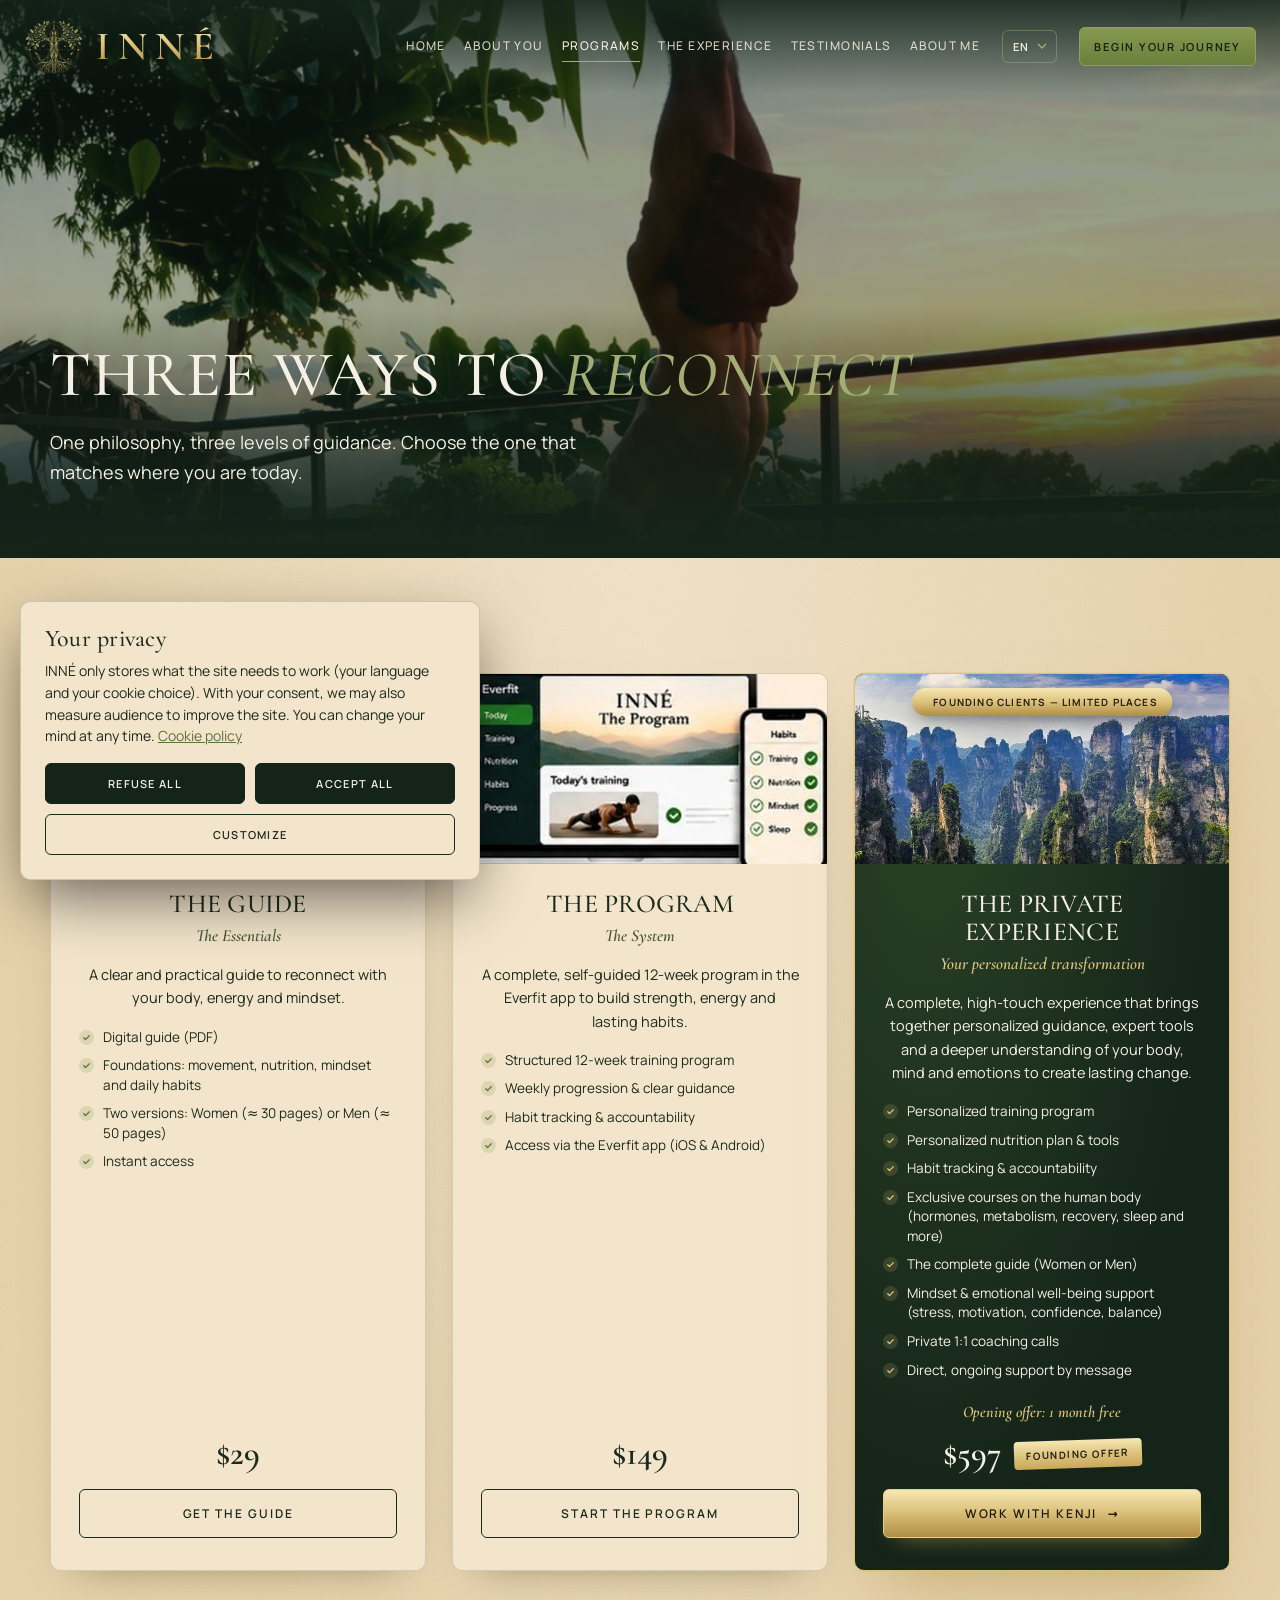
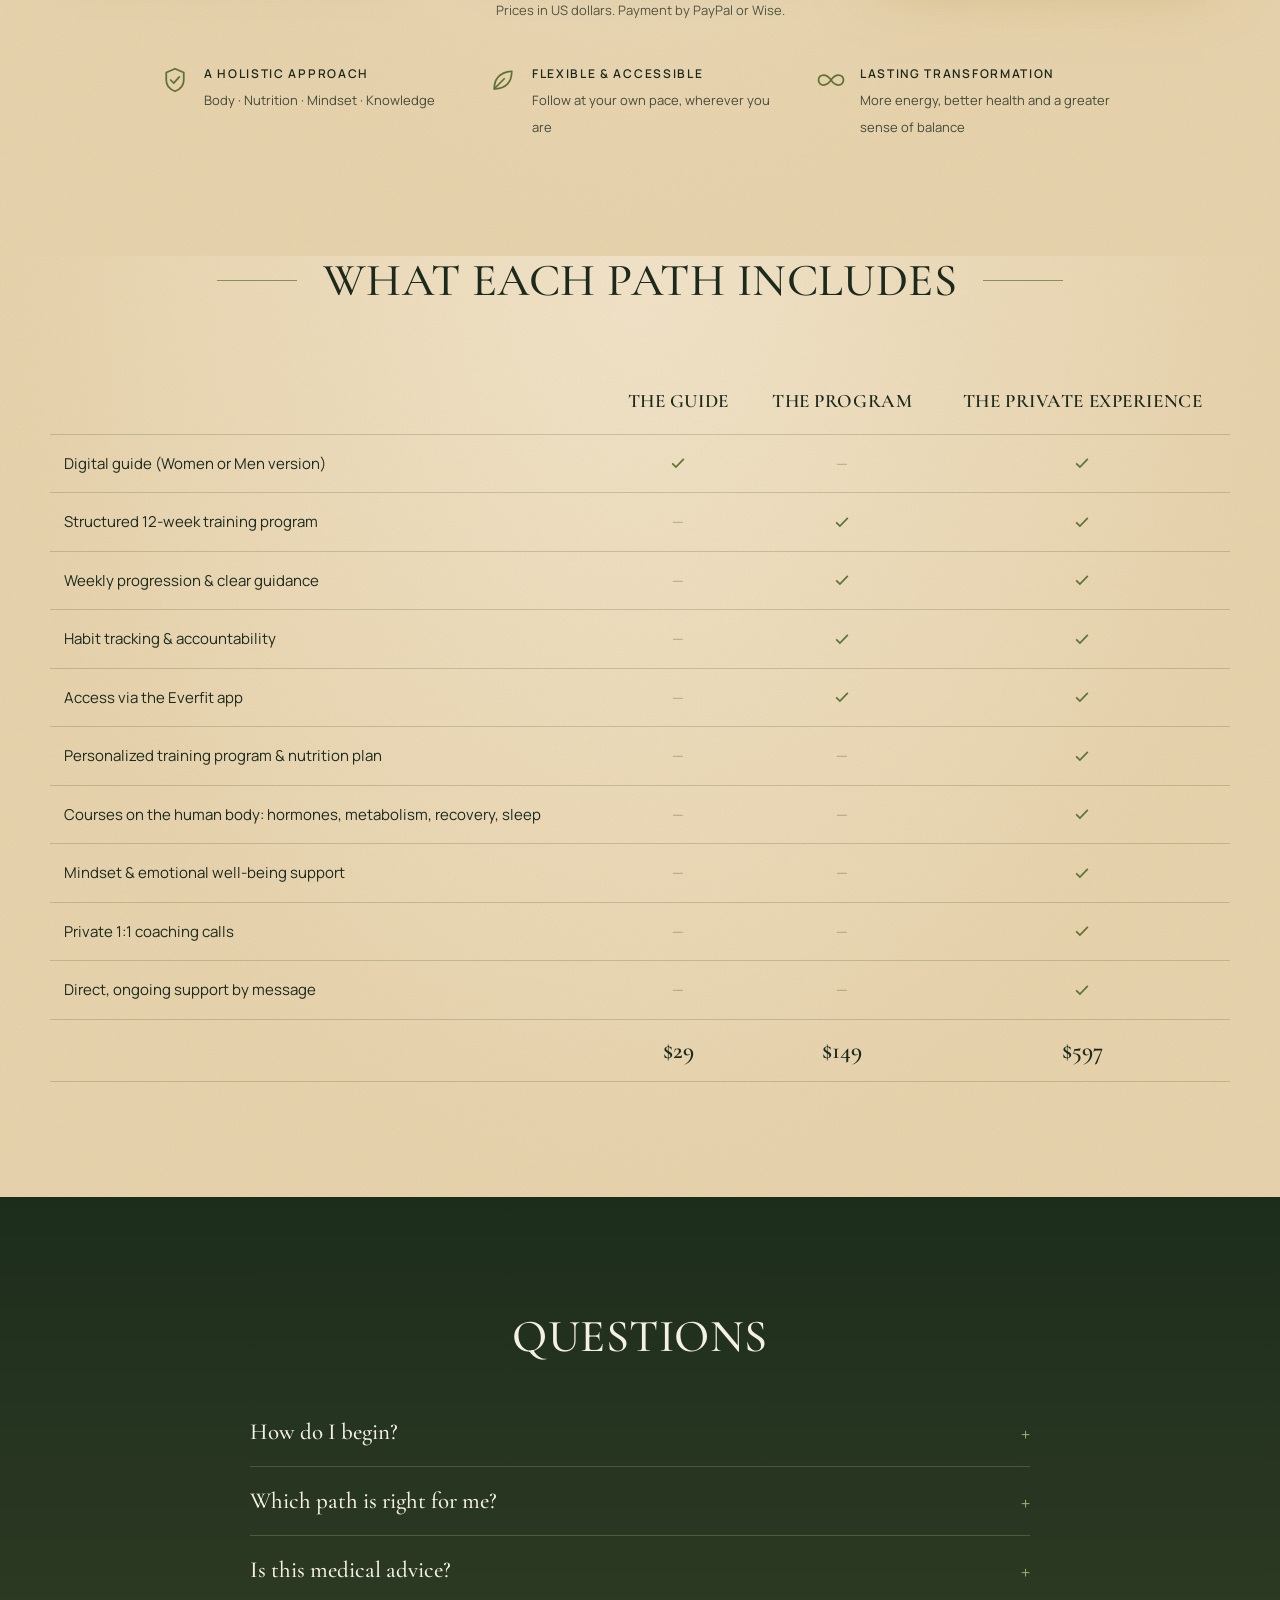
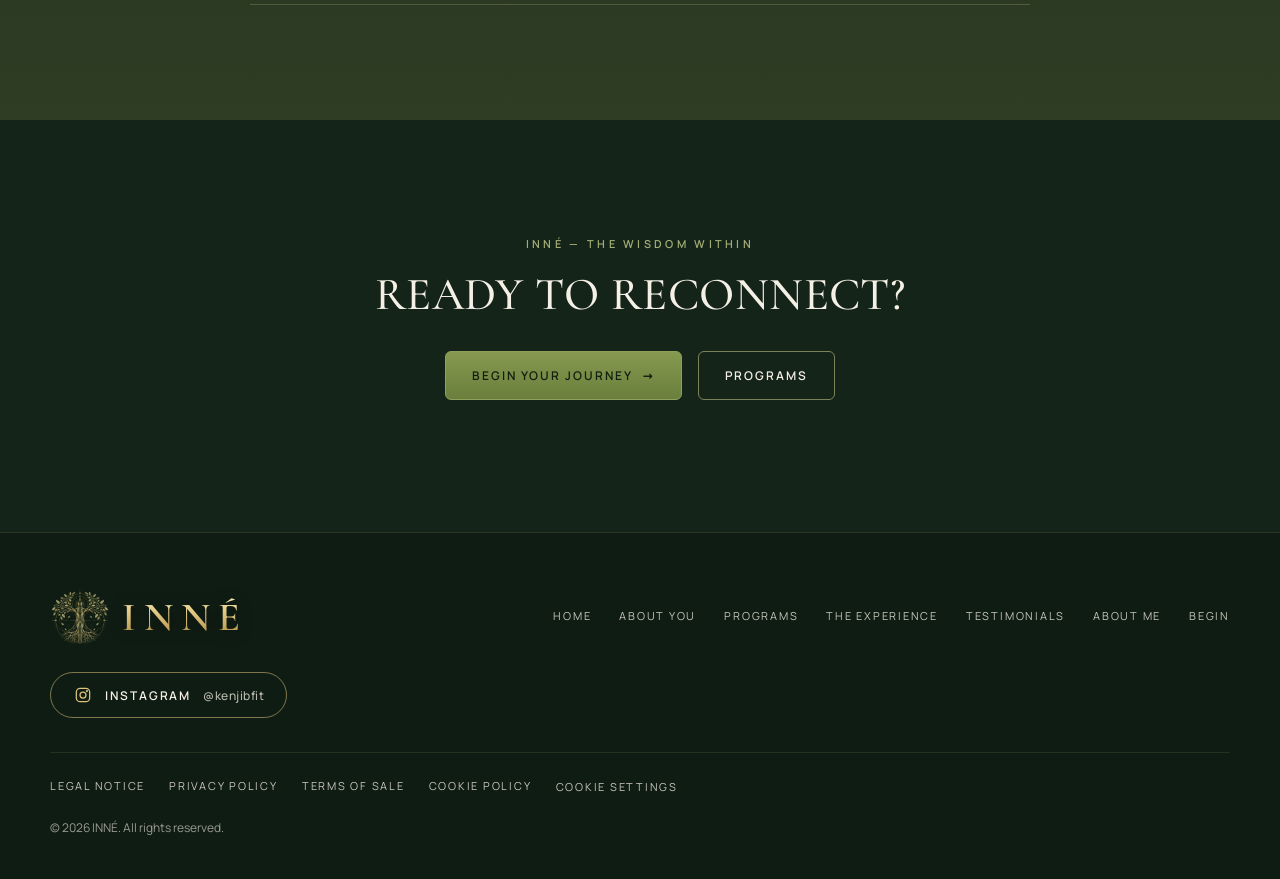
<file: INNE-site111/INNE-site/programs.html>
<!DOCTYPE html>
<html lang="en" translate="no" data-title="nav.programs">
<head>
<meta charset="utf-8">
<meta name="viewport" content="width=device-width, initial-scale=1">
<title>Programs — INNÉ</title>
<meta name="description" content="The three INNÉ programs: The Foundation, The Reconnection and The Private Experience with Kenji.">
<meta property="og:title" content="Programs — INNÉ">
<meta property="og:description" content="The three INNÉ programs: The Foundation, The Reconnection and The Private Experience with Kenji.">
<meta property="og:type" content="website">
<meta name="theme-color" content="#142419">
<meta name="google" content="notranslate">
<link rel="icon" href="data:image/svg+xml,%3Csvg xmlns='http://www.w3.org/2000/svg' viewBox='0 0 64 64'%3E%3Crect width='64' height='64' rx='10' fill='%23142419'/%3E%3Cpath d='M18 46c0-18 10-28 28-30 0 18-10 30-26 30M18 46l16-16' fill='none' stroke='%23A4AD75' stroke-width='3' stroke-linecap='round'/%3E%3C/svg%3E">
<link rel="stylesheet" href="css/inne.css">
<script>document.documentElement.classList.add("js")</script>
</head>
<body>
<a class="skip" href="#main" data-i18n="skip">Skip to content</a>
<header class="site-header">
  <div class="wrap">
    <a class="logo" href="index.html" aria-label="INNÉ — The Wisdom Within"><img src="img/emblem-sm.png" alt="" width="60" height="56"><span><b>INNÉ</b><small>The Wisdom Within</small></span></a>
    <nav class="nav" id="nav" aria-label="Main"><a href="index.html" data-i18n="nav.home">Home</a><a href="about-you.html" data-i18n="nav.aboutyou">About you</a><a href="programs.html" aria-current="page" data-i18n="nav.programs">Programs</a><a href="experience.html" data-i18n="nav.experience">The Experience</a><a href="journeys.html" data-i18n="nav.journeys">Testimonials</a><a href="about.html" data-i18n="nav.aboutme">About me</a><a class="nav-only" href="begin.html" data-i18n="nav.cta">Begin Your Journey</a></nav>
    <select class="lang" id="lang" aria-label="Language" data-i18n-aria="lang.label"><option value="en" label="EN">EN</option><option value="es" label="ES">ES</option><option value="fr" label="FR">FR</option><option value="sv" label="SV">SV</option><option value="de" label="DE">DE</option><option value="it" label="IT">IT</option></select>
    <a class="btn btn-solid btn-sm" href="begin.html" data-i18n="nav.cta">Begin Your Journey</a>
    <button class="burger" type="button" aria-controls="nav" aria-expanded="false" aria-label="Menu" data-i18n-aria="nav.menu"><span></span><span></span></button>
  </div>
</header>
<main id="main"><section class="page-hero"><img src="img/handstand.jpg" alt="" style="object-position:50% 62%"><div class="wrap"><h1 class="reveal" data-i18n="pg.h1">Three ways to <em>reconnect</em></h1><p class="reveal d1" data-i18n="pg.sub">One philosophy, three levels of guidance. Choose the one that matches where you are today.</p></div></section>
<section class="section sand"><div class="wrap">
  <div class="cards">
  <article class="card reveal">
    <div class="card-art photo contain"><img src="img/card-guide.jpg" alt="The INNÉ guide" loading="lazy"></div>
    <div class="card-body"><h3 data-i18n="f.name">The Guide</h3><div class="kind" data-i18n="f.kind">The Essentials</div><p data-i18n="f.desc">A clear and practical guide to reconnect with your body, energy and mindset.</p><ul class="incl"><li data-i18n="f.l1">Digital guide (PDF)</li><li data-i18n="f.l2">Foundations: movement, nutrition, mindset and daily habits</li><li data-i18n="f.l3">Two versions: Women (≈ 30 pages) or Men (≈ 50 pages)</li><li data-i18n="f.l4">Instant access</li></ul><div class="price" data-i18n="price.f">$29</div><a class="btn btn-ink" href="checkout.html#foundation" data-i18n="f.cta">Get the guide</a></div>
  </article>
  <article class="card reveal d1">
    <div class="card-art photo"><img src="img/card-program.jpg" alt="The INNÉ program in the Everfit app" loading="lazy"></div>
    <div class="card-body"><h3 data-i18n="r.name">The Program</h3><div class="kind" data-i18n="r.kind">The System</div><p data-i18n="r.desc">A complete, self-guided 12-week program in the Everfit app to build strength, energy and lasting habits.</p><ul class="incl"><li data-i18n="r.l1">Structured 12-week training program</li><li data-i18n="r.l2">Weekly progression & clear guidance</li><li data-i18n="r.l3">Habit tracking & accountability</li><li data-i18n="r.l4">Access via the Everfit app (iOS & Android)</li></ul><div class="price" data-i18n="price.r">$149</div><a class="btn btn-ink" href="checkout.html#reconnection" data-i18n="r.cta">Start the program</a></div>
  </article>
  <article class="card feature premium reveal d2">
    <span class="badge gold"><svg viewBox="0 0 24 24" aria-hidden="true"><path d="M3 18h18l-1.5-10-5 4L12 5l-2.5 7-5-4z"/></svg><span data-i18n="x.badge">Founding clients — Limited places</span></span>
    <div class="card-art photo"><img src="img/card-private.jpg" alt="Mountain landscape" loading="lazy"></div>
    <div class="card-body"><h3 data-i18n="x.name">The Private Experience</h3><div class="kind" data-i18n="x.kind">Your personalized transformation</div><p data-i18n="x.desc">A complete, high-touch experience that brings together personalized guidance, expert tools and a deeper understanding of your body, mind and emotions to create lasting change.</p><ul class="incl"><li data-i18n="x.l1">Personalized training program</li><li data-i18n="x.l2">Personalized nutrition plan & tools</li><li data-i18n="x.l3">Habit tracking & accountability</li><li data-i18n="x.l4">Exclusive courses on the human body (hormones, metabolism, recovery, sleep and more)</li><li data-i18n="x.l5">The complete guide (Women or Men)</li><li data-i18n="x.l6">Mindset & emotional well-being support (stress, motivation, confidence, balance)</li><li data-i18n="x.l7">Private 1:1 coaching calls</li><li data-i18n="x.l8">Direct, ongoing support by message</li></ul><p class="launch" data-i18n="x.month">Opening offer: 1 month free</p><div class="price-row"><span class="price" data-i18n="price.x">$597</span><span class="offer-tag" data-i18n="x.offer">Founding offer</span></div><a class="btn btn-gold" href="checkout.html#private"><span data-i18n="x.cta">Work with Kenji</span> <span class="arr" aria-hidden="true">→</span></a></div>
  </article>
</div>
<p class="price-note center" data-i18n="price.note">Prices in US dollars. Payment by PayPal or Wise.</p>
<ul class="promises reveal"><li><svg viewBox="0 0 24 24" aria-hidden="true"><path d="M12 3l7 3v6c0 4.5-3 7.6-7 9-4-1.4-7-4.5-7-9V6z"/><path d="M8.5 12l2.5 2.5 4.5-5"/></svg><span><b data-i18n="s1t">A holistic approach</b><small data-i18n="s1p">Body · Nutrition · Mindset · Knowledge</small></span></li><li><svg viewBox="0 0 24 24" aria-hidden="true"><path d="M5 19c0-8 5-13 14-14 0 9-5 14-13 14"/><path d="M5 19l8-8"/></svg><span><b data-i18n="s2t">Flexible & accessible</b><small data-i18n="s2p">Follow at your own pace, wherever you are</small></span></li><li><svg viewBox="0 0 24 24" aria-hidden="true"><path d="M12 12c-2-3-4-4-6-4a4 4 0 000 8c2 0 4-1 6-4zm0 0c2 3 4 4 6 4a4 4 0 000-8c-2 0-4 1-6 4z"/></svg><span><b data-i18n="s3t">Lasting transformation</b><small data-i18n="s3p">More energy, better health and a greater sense of balance</small></span></li></ul>
</div></section>
<section class="section sand" style="padding-top:0"><div class="wrap">
  <h2 class="h2 title-lines center reveal"><span data-i18n="cmp.title">What each path includes</span></h2>
  <div class="table-scroll reveal d1"><table class="compare">
    <thead><tr><th></th><th data-i18n="f.name">The Foundation</th><th data-i18n="r.name">The Reconnection</th><th data-i18n="x.name">The Private Experience</th></tr></thead>
    <tbody><tr><td data-i18n="cmp1">Digital guide (Women or Men version)</td><td><svg viewBox="0 0 24 24" aria-hidden="true"><path d="M5 12.5l4.5 4.5L19 7"/></svg></td><td class="no">—</td><td><svg viewBox="0 0 24 24" aria-hidden="true"><path d="M5 12.5l4.5 4.5L19 7"/></svg></td></tr><tr><td data-i18n="cmp2">Structured 12-week training program</td><td class="no">—</td><td><svg viewBox="0 0 24 24" aria-hidden="true"><path d="M5 12.5l4.5 4.5L19 7"/></svg></td><td><svg viewBox="0 0 24 24" aria-hidden="true"><path d="M5 12.5l4.5 4.5L19 7"/></svg></td></tr><tr><td data-i18n="cmp3">Weekly progression & clear guidance</td><td class="no">—</td><td><svg viewBox="0 0 24 24" aria-hidden="true"><path d="M5 12.5l4.5 4.5L19 7"/></svg></td><td><svg viewBox="0 0 24 24" aria-hidden="true"><path d="M5 12.5l4.5 4.5L19 7"/></svg></td></tr><tr><td data-i18n="cmp4">Habit tracking & accountability</td><td class="no">—</td><td><svg viewBox="0 0 24 24" aria-hidden="true"><path d="M5 12.5l4.5 4.5L19 7"/></svg></td><td><svg viewBox="0 0 24 24" aria-hidden="true"><path d="M5 12.5l4.5 4.5L19 7"/></svg></td></tr><tr><td data-i18n="cmp5">Access via the Everfit app</td><td class="no">—</td><td><svg viewBox="0 0 24 24" aria-hidden="true"><path d="M5 12.5l4.5 4.5L19 7"/></svg></td><td><svg viewBox="0 0 24 24" aria-hidden="true"><path d="M5 12.5l4.5 4.5L19 7"/></svg></td></tr><tr><td data-i18n="cmp6">Personalized training program & nutrition plan</td><td class="no">—</td><td class="no">—</td><td><svg viewBox="0 0 24 24" aria-hidden="true"><path d="M5 12.5l4.5 4.5L19 7"/></svg></td></tr><tr><td data-i18n="cmp7">Courses on the human body: hormones, metabolism, recovery, sleep</td><td class="no">—</td><td class="no">—</td><td><svg viewBox="0 0 24 24" aria-hidden="true"><path d="M5 12.5l4.5 4.5L19 7"/></svg></td></tr><tr><td data-i18n="cmp8">Mindset & emotional well-being support</td><td class="no">—</td><td class="no">—</td><td><svg viewBox="0 0 24 24" aria-hidden="true"><path d="M5 12.5l4.5 4.5L19 7"/></svg></td></tr><tr><td data-i18n="cmp9">Private 1:1 coaching calls</td><td class="no">—</td><td class="no">—</td><td><svg viewBox="0 0 24 24" aria-hidden="true"><path d="M5 12.5l4.5 4.5L19 7"/></svg></td></tr><tr><td data-i18n="cmp10">Direct, ongoing support by message</td><td class="no">—</td><td class="no">—</td><td><svg viewBox="0 0 24 24" aria-hidden="true"><path d="M5 12.5l4.5 4.5L19 7"/></svg></td></tr>
    <tr><td></td><td class="price" style="font:600 24px var(--serif)" data-i18n="price.f">$29</td><td style="font:600 24px var(--serif)" data-i18n="price.r">$149</td><td style="font:600 24px var(--serif)" data-i18n="price.x">$597</td></tr></tbody>
  </table></div>
</div></section>
<section class="section olive"><div class="wrap">
  <h2 class="h2 center reveal" style="margin-bottom:36px" data-i18n="faq.title">Questions</h2>
  <div class="faq reveal d1">
    <details><summary data-i18n="q1">How do I begin?</summary><p data-i18n="a1">Choose your path and pay securely with PayPal (Wise is available on request). You then receive an email invitation to access your program.</p></details>
    <details><summary data-i18n="q2">Which path is right for me?</summary><p data-i18n="a2">The Guide gives you the foundations to apply on your own. The Program adds a structured 12-week plan in the Everfit app. The Private Experience is built entirely around you, with courses on your body, 1:1 calls and direct access to Kenji.</p></details>
    <details><summary data-i18n="q3">Is this medical advice?</summary><p data-i18n="a3">No. INNÉ is a coaching and education experience. It does not replace a doctor, a dietitian or any other health professional. If you have a medical condition, seek medical advice before you start.</p></details>
  </div>
</div></section>
<section class="section dark center"><div class="wrap">
  <span class="eyebrow reveal">INNÉ — The Wisdom Within</span>
  <h2 class="h2 reveal" data-i18n="ab.cta">Ready to reconnect?</h2>
  <p class="actions reveal d1" style="justify-content:center;margin-top:32px"><a class="btn btn-solid" href="begin.html"><span data-i18n="nav.cta">Begin Your Journey</span> <span class="arr" aria-hidden="true">→</span></a><a class="btn btn-ghost" href="programs.html" data-i18n="nav.programs">Programs</a></p>
</div></section></main>
<footer class="site-footer">
  <div class="wrap">
    <div class="foot-top">
      <a class="logo" href="index.html" aria-label="INNÉ — The Wisdom Within"><img src="img/emblem-sm.png" alt="" width="60" height="56"><span><b>INNÉ</b><small>The Wisdom Within</small></span></a>
      <nav class="foot-nav" aria-label="Footer"><a href="index.html" data-i18n="nav.home">Home</a><a href="about-you.html" data-i18n="nav.aboutyou">About you</a><a href="programs.html" data-i18n="nav.programs">Programs</a><a href="experience.html" data-i18n="nav.experience">The Experience</a><a href="journeys.html" data-i18n="nav.journeys">Testimonials</a><a href="about.html" data-i18n="nav.aboutme">About me</a><a href="begin.html" data-i18n="nav.begin">Begin</a></nav>
      <div class="social"><a class="social-btn" data-social="instagram" href="#" hidden target="_blank" rel="noopener"><svg viewBox="0 0 24 24" aria-hidden="true"><rect x="4" y="4" width="16" height="16" rx="4.5"/><circle cx="12" cy="12" r="3.6"/><circle cx="16.7" cy="7.3" r=".6"/></svg><span>Instagram</span><small data-social-handle></small></a><a class="social-btn" data-social="youtube" href="#" hidden target="_blank" rel="noopener"><svg viewBox="0 0 24 24" aria-hidden="true"><rect x="3" y="6" width="18" height="12" rx="3.5"/><path d="M10.5 9.5l4 2.5-4 2.5z"/></svg><span>YouTube</span><small data-social-handle></small></a></div>
    </div>
    <div class="foot-legal">
      <a href="legal.html" data-i18n="ft.legal">Legal notice</a>
      <a href="privacy.html" data-i18n="ft.privacy">Privacy policy</a>
      <a href="terms.html" data-i18n="ft.terms">Terms of sale</a>
      <a href="cookies.html" data-i18n="ft.cookies">Cookie policy</a>
      <button type="button" data-cookie-open data-i18n="ft.manage">Cookie settings</button>
    </div>
    <p class="foot-note">© 2026 INNÉ. <span data-i18n="ft.rights">All rights reserved.</span></p>
  </div>
</footer>
<div class="cookie" id="cookie" role="dialog" aria-labelledby="ck-title" tabindex="-1" hidden>
  <h2 id="ck-title" data-i18n="ck.title">Your privacy</h2>
  <p style="margin:0"><span data-i18n="ck.text">INNÉ only stores what the site needs to work (your language and your cookie choice). With your consent, we may also measure audience to improve the site. You can change your mind at any time.</span> <a href="cookies.html" data-i18n="ft.cookies">Cookie policy</a></p>
  <div class="cookie-opts" id="cookie-opts" hidden>
    <label><input type="checkbox" checked disabled><span><b data-i18n="ck.ess">Essential</b><span data-i18n="ck.essd">Required for the site to work. Always active.</span></span></label>
    <label><input type="checkbox" id="ck-analytics"><span><b data-i18n="ck.an">Audience measurement</b><span data-i18n="ck.and">Helps us understand how the site is used. No such tool is active at the moment.</span></span></label>
  </div>
  <div class="cookie-actions">
    <button type="button" class="btn btn-eq" id="ck-refuse" data-i18n="ck.refuse">Refuse all</button>
    <button type="button" class="btn btn-eq" id="ck-accept" data-i18n="ck.accept">Accept all</button>
    <button type="button" class="btn btn-ink wide" id="ck-custom" data-i18n="ck.custom">Customize</button>
    <button type="button" class="btn btn-ink wide" id="ck-save" hidden data-i18n="ck.save">Save my choices</button>
  </div>
</div>
<script src="js/settings.js"></script>
<script src="js/texts.js"></script>
<script src="js/site.js"></script>
</body>
</html>
</file>
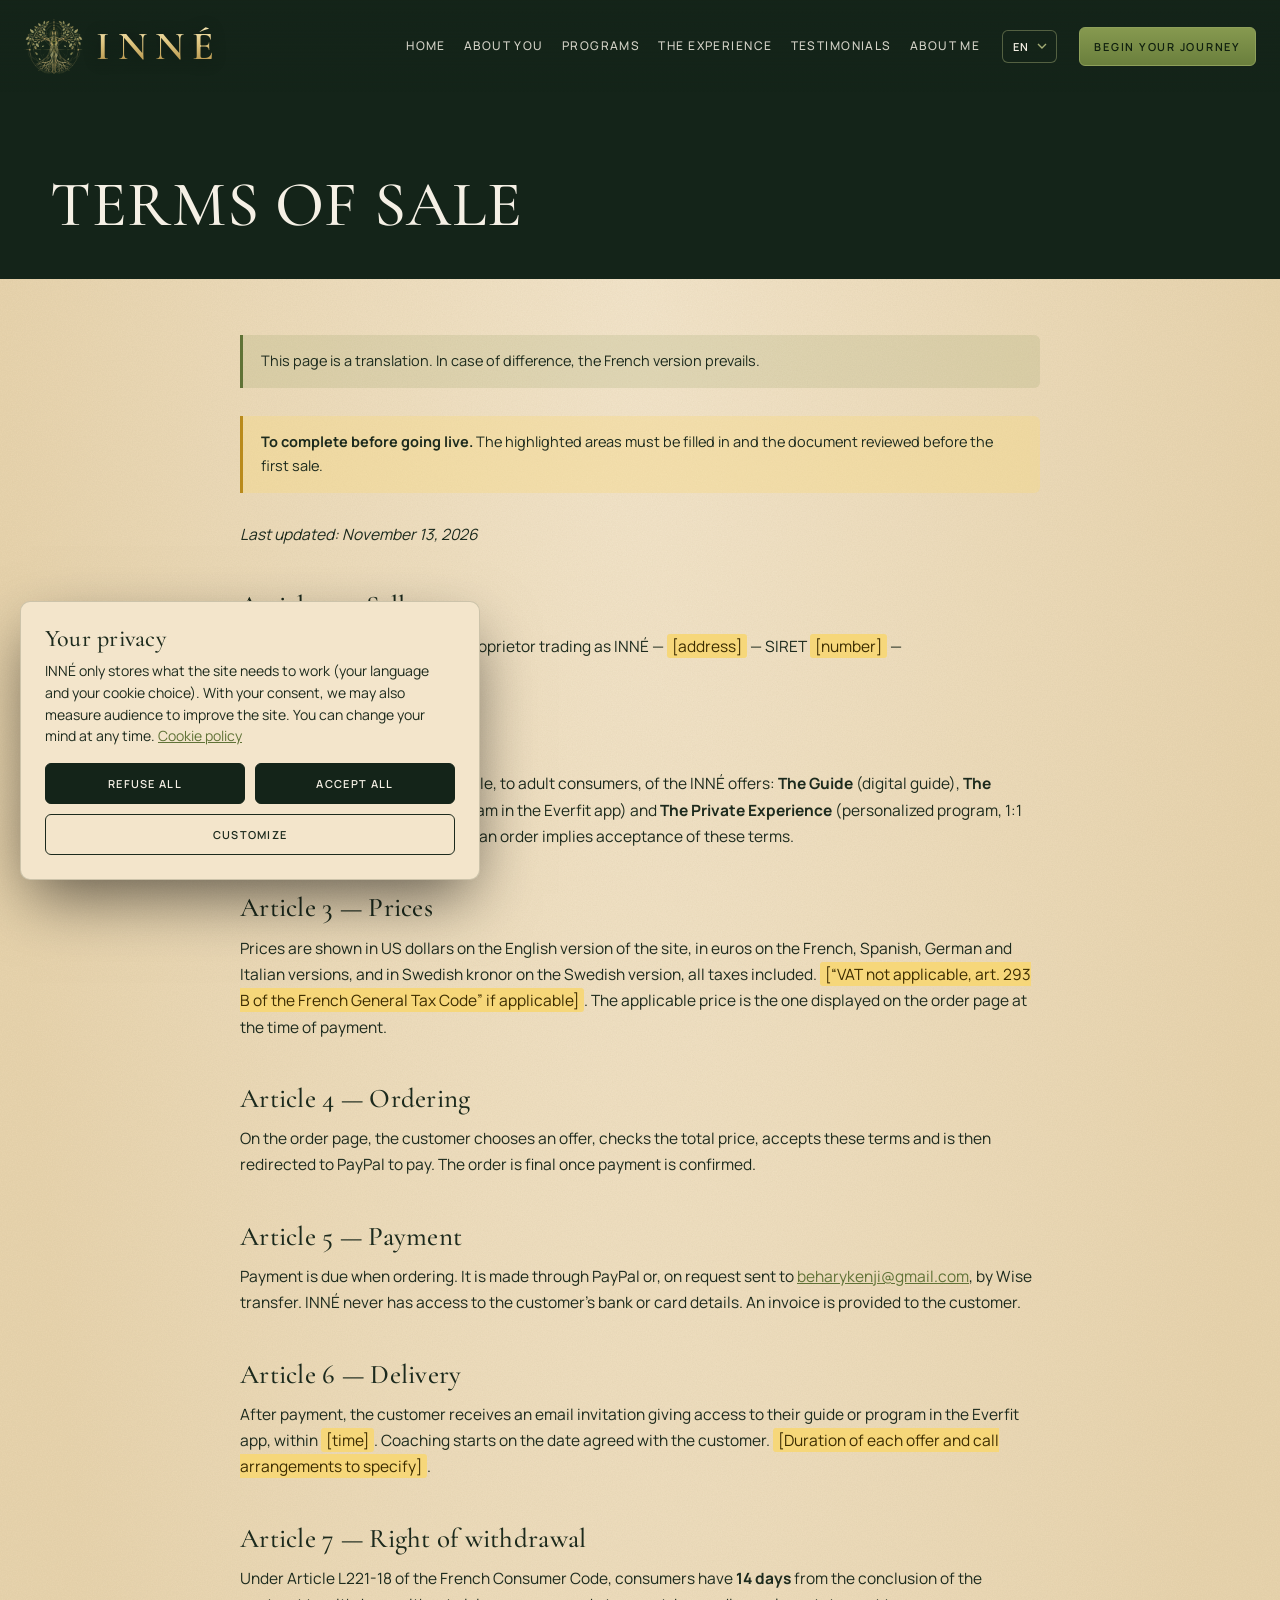
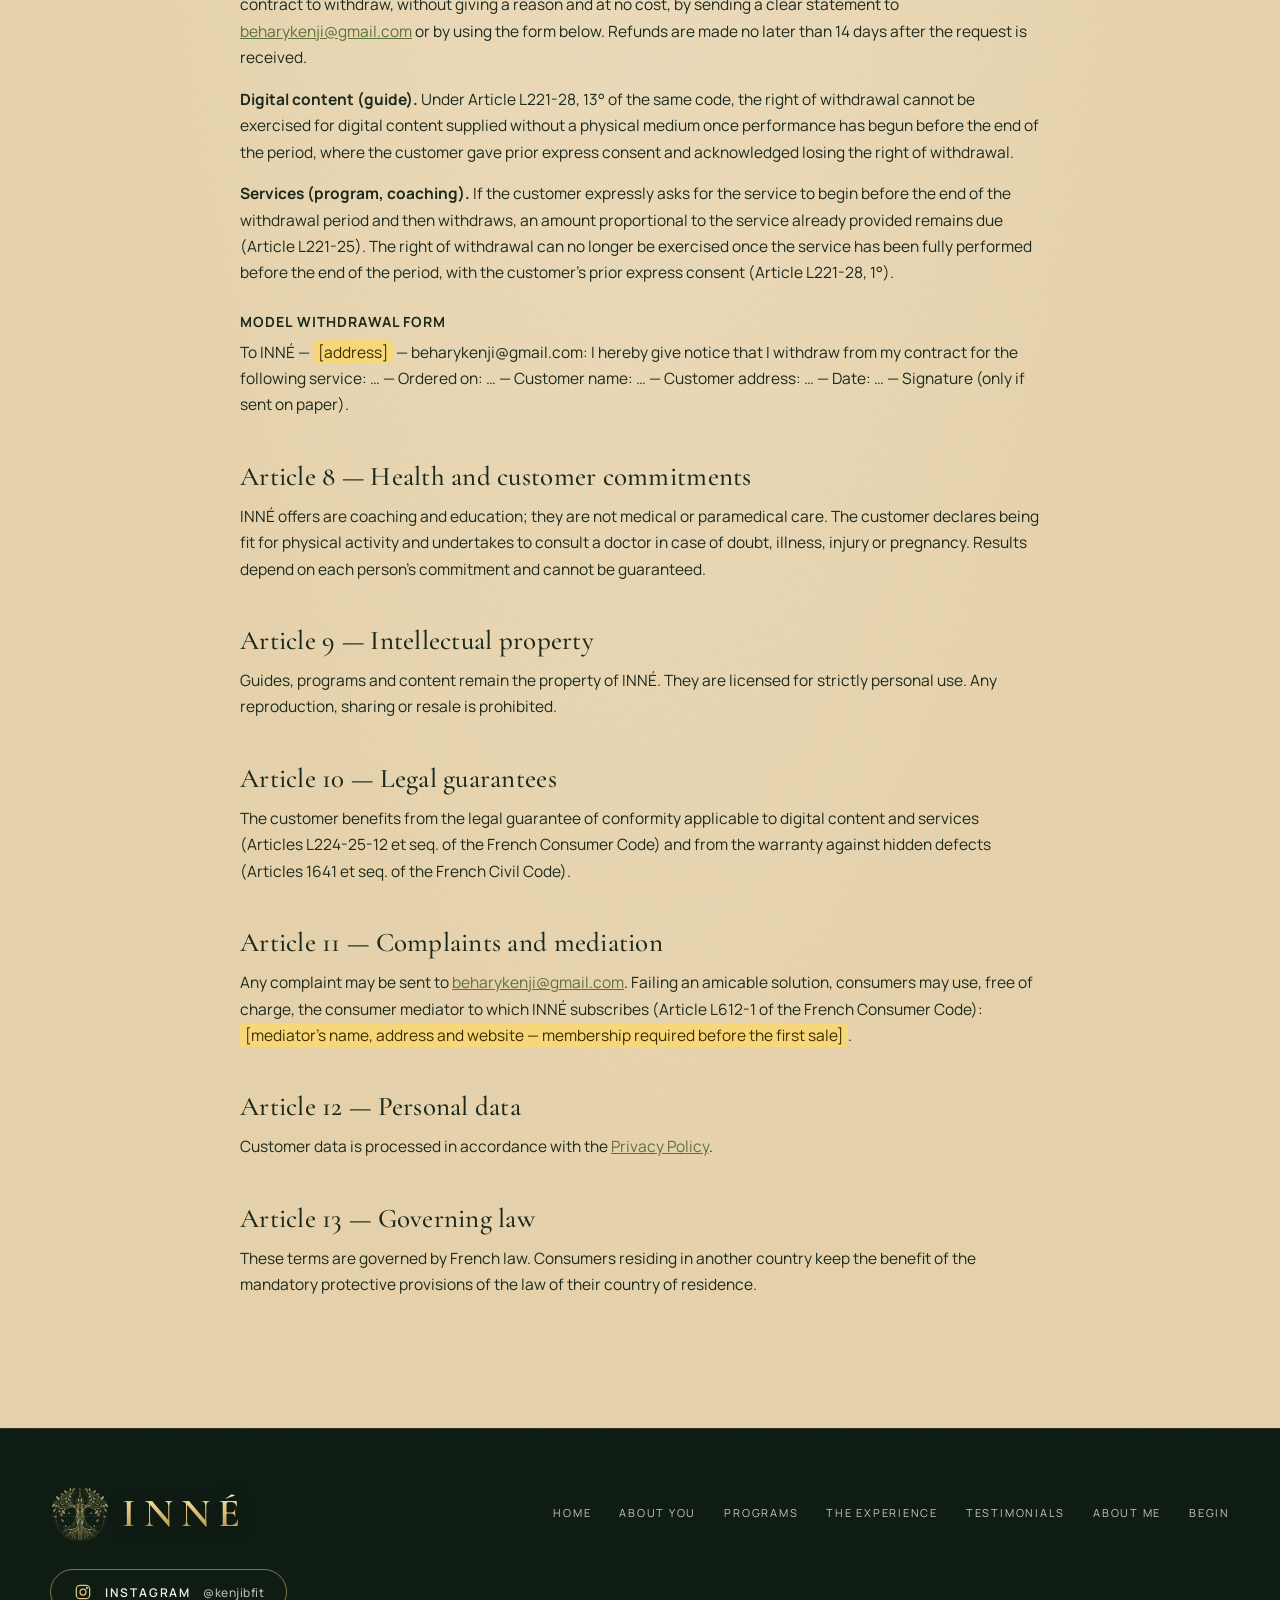
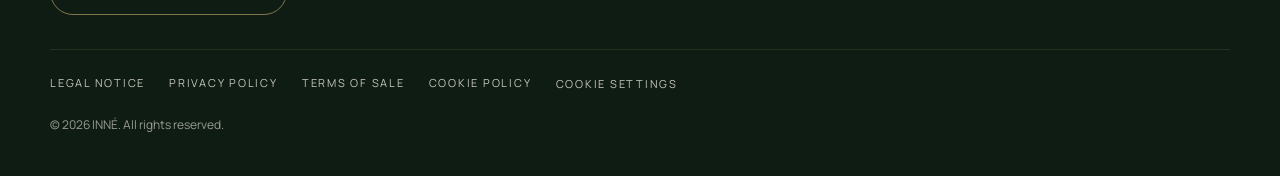
<file: INNE-site111/INNE-site/terms.html>
<!DOCTYPE html>
<html lang="en" translate="no" data-title="ft.terms">
<head>
<meta charset="utf-8">
<meta name="viewport" content="width=device-width, initial-scale=1">
<title>Terms of sale — INNÉ</title>
<meta name="description" content="Terms of sale — INNÉ">
<meta property="og:title" content="Terms of sale — INNÉ">
<meta property="og:description" content="Terms of sale — INNÉ">
<meta property="og:type" content="website">
<meta name="theme-color" content="#142419">
<meta name="google" content="notranslate">
<link rel="icon" href="data:image/svg+xml,%3Csvg xmlns='http://www.w3.org/2000/svg' viewBox='0 0 64 64'%3E%3Crect width='64' height='64' rx='10' fill='%23142419'/%3E%3Cpath d='M18 46c0-18 10-28 28-30 0 18-10 30-26 30M18 46l16-16' fill='none' stroke='%23A4AD75' stroke-width='3' stroke-linecap='round'/%3E%3C/svg%3E">
<link rel="stylesheet" href="css/inne.css">
<script>document.documentElement.classList.add("js")</script>
</head>
<body>
<a class="skip" href="#main" data-i18n="skip">Skip to content</a>
<header class="site-header">
  <div class="wrap">
    <a class="logo" href="index.html" aria-label="INNÉ — The Wisdom Within"><img src="img/emblem-sm.png" alt="" width="60" height="56"><span><b>INNÉ</b><small>The Wisdom Within</small></span></a>
    <nav class="nav" id="nav" aria-label="Main"><a href="index.html" data-i18n="nav.home">Home</a><a href="about-you.html" data-i18n="nav.aboutyou">About you</a><a href="programs.html" data-i18n="nav.programs">Programs</a><a href="experience.html" data-i18n="nav.experience">The Experience</a><a href="journeys.html" data-i18n="nav.journeys">Testimonials</a><a href="about.html" data-i18n="nav.aboutme">About me</a><a class="nav-only" href="begin.html" data-i18n="nav.cta">Begin Your Journey</a></nav>
    <select class="lang" id="lang" aria-label="Language" data-i18n-aria="lang.label"><option value="en" label="EN">EN</option><option value="es" label="ES">ES</option><option value="fr" label="FR">FR</option><option value="sv" label="SV">SV</option><option value="de" label="DE">DE</option><option value="it" label="IT">IT</option></select>
    <a class="btn btn-solid btn-sm" href="begin.html" data-i18n="nav.cta">Begin Your Journey</a>
    <button class="burger" type="button" aria-controls="nav" aria-expanded="false" aria-label="Menu" data-i18n-aria="nav.menu"><span></span><span></span></button>
  </div>
</header>
<main id="main"><section class="page-hero plain"><div class="wrap"><h1 class="reveal" data-i18n="ft.terms">Terms of sale</h1></div></section>
<section class="section sand" style="padding-top:56px"><div class="wrap"><div class="legal">
  <p class="notice" data-legal-note hidden data-i18n="legal.note">This page is a translation. In case of difference, the French version prevails.</p>
  <div data-legal="en" lang="en">
<div class="notice warn"><strong>To complete before going live.</strong> The highlighted areas must be filled in and the document reviewed before the first sale.</div>
<p><em>Last updated: November 13, 2026</em></p>
<h2>Article 1 — Seller</h2>
<p><mark>[First name LAST NAME]</mark>, sole proprietor trading as INNÉ — <mark>[address]</mark> — SIRET <mark>[number]</mark> — <a href="mailto:beharykenji@gmail.com">beharykenji@gmail.com</a> (“INNÉ”).</p>
<h2>Article 2 — Purpose</h2>
<p>These terms of sale govern the sale, to adult consumers, of the INNÉ offers: <strong>The Guide</strong> (digital guide), <strong>The Program</strong> (12-week training program in the Everfit app) and <strong>The Private Experience</strong> (personalized program, 1:1 calls and direct support). Placing an order implies acceptance of these terms.</p>
<h2>Article 3 — Prices</h2>
<p>Prices are shown in US dollars on the English version of the site, in euros on the French, Spanish, German and Italian versions, and in Swedish kronor on the Swedish version, all taxes included. <mark>[“VAT not applicable, art. 293 B of the French General Tax Code” if applicable]</mark>. The applicable price is the one displayed on the order page at the time of payment.</p>
<h2>Article 4 — Ordering</h2>
<p>On the order page, the customer chooses an offer, checks the total price, accepts these terms and is then redirected to PayPal to pay. The order is final once payment is confirmed.</p>
<h2>Article 5 — Payment</h2>
<p>Payment is due when ordering. It is made through PayPal or, on request sent to <a href="mailto:beharykenji@gmail.com">beharykenji@gmail.com</a>, by Wise transfer. INNÉ never has access to the customer's bank or card details. An invoice is provided to the customer.</p>
<h2>Article 6 — Delivery</h2>
<p>After payment, the customer receives an email invitation giving access to their guide or program in the Everfit app, within <mark>[time]</mark>. Coaching starts on the date agreed with the customer. <mark>[Duration of each offer and call arrangements to specify]</mark>.</p>
<h2>Article 7 — Right of withdrawal</h2>
<p>Under Article L221-18 of the French Consumer Code, consumers have <strong>14 days</strong> from the conclusion of the contract to withdraw, without giving a reason and at no cost, by sending a clear statement to <a href="mailto:beharykenji@gmail.com">beharykenji@gmail.com</a> or by using the form below. Refunds are made no later than 14 days after the request is received.</p>
<p><strong>Digital content (guide).</strong> Under Article L221-28, 13° of the same code, the right of withdrawal cannot be exercised for digital content supplied without a physical medium once performance has begun before the end of the period, where the customer gave prior express consent and acknowledged losing the right of withdrawal.</p>
<p><strong>Services (program, coaching).</strong> If the customer expressly asks for the service to begin before the end of the withdrawal period and then withdraws, an amount proportional to the service already provided remains due (Article L221-25). The right of withdrawal can no longer be exercised once the service has been fully performed before the end of the period, with the customer's prior express consent (Article L221-28, 1°).</p>
<h3>Model withdrawal form</h3>
<p>To INNÉ — <mark>[address]</mark> — beharykenji@gmail.com: I hereby give notice that I withdraw from my contract for the following service: … — Ordered on: … — Customer name: … — Customer address: … — Date: … — Signature (only if sent on paper).</p>
<h2>Article 8 — Health and customer commitments</h2>
<p>INNÉ offers are coaching and education; they are not medical or paramedical care. The customer declares being fit for physical activity and undertakes to consult a doctor in case of doubt, illness, injury or pregnancy. Results depend on each person's commitment and cannot be guaranteed.</p>
<h2>Article 9 — Intellectual property</h2>
<p>Guides, programs and content remain the property of INNÉ. They are licensed for strictly personal use. Any reproduction, sharing or resale is prohibited.</p>
<h2>Article 10 — Legal guarantees</h2>
<p>The customer benefits from the legal guarantee of conformity applicable to digital content and services (Articles L224-25-12 et seq. of the French Consumer Code) and from the warranty against hidden defects (Articles 1641 et seq. of the French Civil Code).</p>
<h2>Article 11 — Complaints and mediation</h2>
<p>Any complaint may be sent to <a href="mailto:beharykenji@gmail.com">beharykenji@gmail.com</a>. Failing an amicable solution, consumers may use, free of charge, the consumer mediator to which INNÉ subscribes (Article L612-1 of the French Consumer Code): <mark>[mediator's name, address and website — membership required before the first sale]</mark>.</p>
<h2>Article 12 — Personal data</h2>
<p>Customer data is processed in accordance with the <a href="privacy.html">Privacy Policy</a>.</p>
<h2>Article 13 — Governing law</h2>
<p>These terms are governed by French law. Consumers residing in another country keep the benefit of the mandatory protective provisions of the law of their country of residence.</p>
</div><div data-legal="es" lang="es" hidden>
<div class="notice warn"><strong>A completar antes de la puesta en línea.</strong> Las zonas resaltadas deben rellenarse y el documento debe revisarse antes de la primera venta.</div>
<p><em>Última actualización: 13 de noviembre de 2026</em></p>
<h2>Artículo 1 — Vendedor</h2>
<p><mark>[Nombre APELLIDO]</mark>, empresario individual que opera con el nombre INNÉ — <mark>[dirección]</mark> — SIRET <mark>[número]</mark> — <a href="mailto:beharykenji@gmail.com">beharykenji@gmail.com</a> (en adelante, «INNÉ»).</p>
<h2>Artículo 2 — Objeto</h2>
<p>Las presentes condiciones de venta regulan la venta, a consumidores mayores de edad, de las ofertas de INNÉ: <strong>The Guide</strong> (guía digital), <strong>The Program</strong> (programa de entrenamiento de 12 semanas en la aplicación Everfit) y <strong>The Private Experience</strong> (programa personalizado, llamadas individuales y apoyo directo). Todo pedido implica la aceptación de estas condiciones.</p>
<h2>Artículo 3 — Precios</h2>
<p>Los precios se muestran en dólares estadounidenses en la versión inglesa del sitio, en euros en las versiones francesa, española, alemana e italiana, y en coronas suecas en la versión sueca, impuestos incluidos. <mark>[«IVA no aplicable, art. 293 B del Código General de Impuestos francés», si procede]</mark>. El precio aplicable es el que figura en la página de pedido en el momento del pago.</p>
<h2>Artículo 4 — Pedido</h2>
<p>En la página de pedido, el cliente elige su oferta, comprueba el precio total, acepta estas condiciones y es redirigido a PayPal para pagar. El pedido es definitivo una vez confirmado el pago.</p>
<h2>Artículo 5 — Pago</h2>
<p>El pago se exige al realizar el pedido. Se efectúa mediante PayPal o, previa solicitud a <a href="mailto:beharykenji@gmail.com">beharykenji@gmail.com</a>, mediante transferencia Wise. INNÉ nunca tiene acceso a los datos bancarios del cliente. Se entrega una factura al cliente.</p>
<h2>Artículo 6 — Entrega</h2>
<p>Tras el pago, el cliente recibe por correo electrónico una invitación que le da acceso a su guía o a su programa en la aplicación Everfit, en un plazo de <mark>[plazo]</mark>. El coaching comienza en la fecha acordada con el cliente. <mark>[Duración de cada oferta y modalidades de las llamadas, por precisar]</mark>.</p>
<h2>Artículo 7 — Derecho de desistimiento</h2>
<p>De conformidad con el artículo L221-18 del Código de Consumo francés, el consumidor dispone de <strong>14 días</strong> desde la celebración del contrato para desistir, sin motivo ni coste, enviando una declaración clara a <a href="mailto:beharykenji@gmail.com">beharykenji@gmail.com</a> o utilizando el formulario que figura más abajo. El reembolso se efectúa a más tardar 14 días después de recibir la solicitud.</p>
<p><strong>Contenido digital (guía).</strong> De conformidad con el artículo L221-28, 13.º del mismo código, el derecho de desistimiento no puede ejercerse respecto de un contenido digital suministrado sin soporte material cuya ejecución haya comenzado antes de que finalice el plazo, cuando el cliente haya dado su consentimiento previo y expreso y reconocido que pierde su derecho de desistimiento.</p>
<p><strong>Servicios (programa, coaching).</strong> Si el cliente solicita expresamente que el servicio comience antes de que finalice el plazo de desistimiento y después desiste, deberá abonar un importe proporcional al servicio ya prestado (artículo L221-25). El derecho de desistimiento ya no puede ejercerse cuando el servicio se ha ejecutado por completo antes de que finalice el plazo, con el consentimiento previo y expreso del cliente (artículo L221-28, 1.º).</p>
<h3>Modelo de formulario de desistimiento</h3>
<p>A la atención de INNÉ — <mark>[dirección]</mark> — beharykenji@gmail.com: por la presente le comunico que desisto del contrato relativo al siguiente servicio: … — Pedido el: … — Nombre del cliente: … — Dirección del cliente: … — Fecha: … — Firma (solo si se envía en papel).</p>
<h2>Artículo 8 — Salud y compromisos del cliente</h2>
<p>Las ofertas de INNÉ son coaching y educación; no constituyen un acto médico ni paramédico. El cliente declara ser apto para la práctica de actividad física y se compromete a consultar a un médico en caso de duda, enfermedad, lesión o embarazo. Los resultados dependen de la implicación de cada persona y no pueden garantizarse.</p>
<h2>Artículo 9 — Propiedad intelectual</h2>
<p>Las guías, los programas y los contenidos siguen siendo propiedad de INNÉ. Se conceden para un uso estrictamente personal. Queda prohibida toda reproducción, difusión o reventa.</p>
<h2>Artículo 10 — Garantías legales</h2>
<p>El cliente se beneficia de la garantía legal de conformidad aplicable a los contenidos y servicios digitales (artículos L224-25-12 y siguientes del Código de Consumo francés) y de la garantía por vicios ocultos (artículos 1641 y siguientes del Código Civil francés).</p>
<h2>Artículo 11 — Reclamaciones y mediación</h2>
<p>Cualquier reclamación puede enviarse a <a href="mailto:beharykenji@gmail.com">beharykenji@gmail.com</a>. A falta de solución amistosa, el consumidor puede recurrir gratuitamente al mediador de consumo al que está adherido INNÉ (artículo L612-1 del Código de Consumo francés): <mark>[nombre, dirección y sitio web del mediador — adhesión obligatoria antes de la primera venta]</mark>.</p>
<h2>Artículo 12 — Datos personales</h2>
<p>Los datos del cliente se tratan conforme a la <a href="privacy.html">Política de privacidad</a>.</p>
<h2>Artículo 13 — Legislación aplicable</h2>
<p>Estas condiciones se rigen por la legislación francesa. El consumidor residente en otro país conserva la protección de las disposiciones imperativas de la ley de su país de residencia.</p>
</div><div data-legal="fr" lang="fr" hidden>
<div class="notice warn"><strong>À compléter avant la mise en ligne.</strong> Les zones surlignées doivent être renseignées et le document relu avant la première vente.</div>
<p><em>Dernière mise à jour : 13 novembre 2026</em></p>
<h2>Article 1 — Vendeur</h2>
<p><mark>[Prénom NOM]</mark>, entrepreneur individuel exerçant sous le nom INNÉ — <mark>[adresse]</mark> — SIRET <mark>[numéro]</mark> — <a href="mailto:beharykenji@gmail.com">beharykenji@gmail.com</a> (ci-après « INNÉ »).</p>
<h2>Article 2 — Objet</h2>
<p>Les présentes conditions générales de vente (CGV) régissent la vente, à des consommateurs majeurs, des offres INNÉ : <strong>The Guide</strong> (guide numérique), <strong>The Program</strong> (programme d'entraînement de 12 semaines dans l'application Everfit) et <strong>The Private Experience</strong> (programme personnalisé, appels individuels et suivi direct). Toute commande implique l'acceptation des présentes CGV.</p>
<h2>Article 3 — Prix</h2>
<p>Les prix sont affichés en dollars américains sur la version anglaise du site, en euros sur les versions française, espagnole, allemande et italienne, et en couronnes suédoises sur la version suédoise, toutes taxes comprises. <mark>[« TVA non applicable, art. 293 B du CGI » si franchise en base de TVA]</mark>. Le prix applicable est celui affiché sur la page de commande au moment du paiement.</p>
<h2>Article 4 — Commande</h2>
<p>Sur la page de commande, le client choisit son offre, vérifie le prix total, accepte les présentes CGV, puis est redirigé vers PayPal pour régler. La commande est définitive à la confirmation du paiement.</p>
<h2>Article 5 — Paiement</h2>
<p>Le paiement est exigible à la commande. Il s'effectue par PayPal ou, sur demande adressée à <a href="mailto:beharykenji@gmail.com">beharykenji@gmail.com</a>, par virement Wise. INNÉ n'a jamais accès aux coordonnées bancaires du client. Une facture est remise au client.</p>
<h2>Article 6 — Fourniture</h2>
<p>Après paiement, le client reçoit par e-mail une invitation lui donnant accès à son guide ou à son programme dans l'application Everfit, sous <mark>[délai]</mark>. Le coaching débute à la date convenue avec le client. <mark>[Durée de chaque offre et modalités des appels à préciser]</mark>.</p>
<h2>Article 7 — Droit de rétractation</h2>
<p>Conformément à l'article L221-18 du Code de la consommation, le client consommateur dispose d'un délai de <strong>14 jours</strong> à compter de la conclusion du contrat pour se rétracter, sans motif ni frais, en adressant une déclaration claire à <a href="mailto:beharykenji@gmail.com">beharykenji@gmail.com</a> ou en utilisant le formulaire ci-dessous. Le remboursement intervient au plus tard 14 jours après réception de la demande.</p>
<p><strong>Contenu numérique (guide).</strong> Conformément à l'article L221-28, 13° du même code, le droit de rétractation ne peut être exercé pour un contenu numérique fourni sans support matériel dont l'exécution a commencé avant la fin du délai, lorsque le client a donné son accord préalable exprès et reconnu perdre son droit de rétractation.</p>
<p><strong>Services (programme, coaching).</strong> Si le client demande expressément que la prestation commence avant la fin du délai de rétractation puis se rétracte, il reste redevable d'un montant proportionnel à la prestation déjà fournie (article L221-25). Le droit de rétractation ne peut plus être exercé lorsque le service a été pleinement exécuté avant la fin du délai, avec l'accord préalable exprès du client (article L221-28, 1°).</p>
<h3>Modèle de formulaire de rétractation</h3>
<p>À l'attention de INNÉ — <mark>[adresse]</mark> — beharykenji@gmail.com : je vous notifie par la présente ma rétractation du contrat portant sur la prestation suivante : … — Commandée le : … — Nom du client : … — Adresse du client : … — Date : … — Signature (uniquement en cas d'envoi sur papier).</p>
<h2>Article 8 — Santé et engagements du client</h2>
<p>Les offres INNÉ relèvent du coaching et de l'éducation ; elles ne constituent pas un acte médical ou paramédical. Le client déclare être apte à la pratique d'une activité physique et s'engage à consulter un médecin en cas de doute, de pathologie, de blessure ou de grossesse. Les résultats dépendent de l'implication de chacun et ne peuvent être garantis.</p>
<h2>Article 9 — Propriété intellectuelle</h2>
<p>Les guides, programmes et contenus fournis restent la propriété d'INNÉ. Ils sont concédés pour un usage strictement personnel. Toute reproduction, partage ou revente est interdit.</p>
<h2>Article 10 — Garanties légales</h2>
<p>Le client bénéficie de la garantie légale de conformité applicable aux contenus et services numériques (articles L224-25-12 et suivants du Code de la consommation) ainsi que de la garantie des vices cachés (articles 1641 et suivants du Code civil).</p>
<h2>Article 11 — Réclamations et médiation</h2>
<p>Toute réclamation peut être adressée à <a href="mailto:beharykenji@gmail.com">beharykenji@gmail.com</a>. À défaut de solution amiable, le client consommateur peut recourir gratuitement au médiateur de la consommation dont relève INNÉ (article L612-1 du Code de la consommation) : <mark>[nom, adresse et site web du médiateur — adhésion obligatoire avant la première vente]</mark>.</p>
<h2>Article 12 — Données personnelles</h2>
<p>Les données du client sont traitées conformément à la <a href="privacy.html">Politique de confidentialité</a>.</p>
<h2>Article 13 — Droit applicable</h2>
<p>Les présentes CGV sont soumises au droit français. Le client consommateur résidant dans un autre État conserve le bénéfice des dispositions impératives protectrices de la loi de son pays de résidence.</p>
</div><div data-legal="sv" lang="sv" hidden>
<div class="notice warn"><strong>Ska kompletteras före publicering.</strong> De markerade fälten måste fyllas i och dokumentet granskas före den första försäljningen.</div>
<p><em>Senast uppdaterad: 13 november 2026</em></p>
<h2>Artikel 1 — Säljare</h2>
<p><mark>[Förnamn EFTERNAMN]</mark>, enskild näringsidkare verksam under namnet INNÉ — <mark>[adress]</mark> — SIRET <mark>[nummer]</mark> — <a href="mailto:beharykenji@gmail.com">beharykenji@gmail.com</a> (nedan ”INNÉ”).</p>
<h2>Artikel 2 — Syfte</h2>
<p>Dessa försäljningsvillkor gäller försäljning till myndiga konsumenter av INNÉ:s erbjudanden: <strong>The Guide</strong> (digital guide), <strong>The Program</strong> (träningsprogram på 12 veckor i appen Everfit) och <strong>The Private Experience</strong> (personligt program, enskilda samtal och direkt stöd). En beställning innebär att villkoren godkänns.</p>
<h2>Artikel 3 — Priser</h2>
<p>Priserna visas i amerikanska dollar i den engelska versionen av webbplatsen, i euro i de franska, spanska, tyska och italienska versionerna och i svenska kronor i den svenska versionen, inklusive alla skatter. <mark>[”Moms ej tillämplig, art. 293 B i den franska skattelagen”, om tillämpligt]</mark>. Det pris som gäller är det som visas på beställningssidan vid betalningstillfället.</p>
<h2>Artikel 4 — Beställning</h2>
<p>På beställningssidan väljer kunden erbjudande, kontrollerar totalpriset, godkänner dessa villkor och skickas sedan vidare till PayPal för att betala. Beställningen är bindande när betalningen har bekräftats.</p>
<h2>Artikel 5 — Betalning</h2>
<p>Betalning ska ske vid beställning. Den görs via PayPal eller, efter förfrågan till <a href="mailto:beharykenji@gmail.com">beharykenji@gmail.com</a>, genom överföring med Wise. INNÉ har aldrig tillgång till kundens bank- eller kortuppgifter. Kunden får en faktura.</p>
<h2>Artikel 6 — Leverans</h2>
<p>Efter betalningen får kunden inom <mark>[tid]</mark> en inbjudan via e-post som ger tillgång till guiden eller programmet i appen Everfit. Coachingen börjar det datum som överenskommits med kunden. <mark>[Varje erbjudandes längd och formerna för samtalen ska anges]</mark>.</p>
<h2>Artikel 7 — Ångerrätt</h2>
<p>Enligt artikel L221-18 i den franska konsumentlagen har konsumenten <strong>14 dagar</strong> från det att avtalet ingicks på sig att ångra köpet, utan att ange skäl och utan kostnad, genom ett tydligt meddelande till <a href="mailto:beharykenji@gmail.com">beharykenji@gmail.com</a> eller med formuläret nedan. Återbetalning sker senast 14 dagar efter att begäran har mottagits.</p>
<p><strong>Digitalt innehåll (guiden).</strong> Enligt artikel L221-28, 13° i samma lag kan ångerrätten inte utövas för digitalt innehåll som levereras utan fysiskt medium om leveransen har påbörjats före ångerfristens utgång, när kunden i förväg uttryckligen har samtyckt och bekräftat att ångerrätten går förlorad.</p>
<p><strong>Tjänster (program, coaching).</strong> Om kunden uttryckligen begär att tjänsten ska påbörjas före ångerfristens utgång och därefter ångrar sig, ska kunden betala ett belopp som står i proportion till den tjänst som redan har utförts (artikel L221-25). Ångerrätten kan inte längre utövas när tjänsten har fullgjorts helt före fristens utgång med kundens uttryckliga förhandssamtycke (artikel L221-28, 1°).</p>
<h3>Mall för ångerblankett</h3>
<p>Till INNÉ — <mark>[adress]</mark> — beharykenji@gmail.com: Jag meddelar härmed att jag frånträder mitt avtal om följande tjänst: … — Beställd den: … — Kundens namn: … — Kundens adress: … — Datum: … — Underskrift (endast om blanketten skickas på papper).</p>
<h2>Artikel 8 — Hälsa och kundens åtaganden</h2>
<p>INNÉ:s erbjudanden är coaching och utbildning; de utgör inte medicinsk vård eller behandling. Kunden intygar sig vara i stånd att utöva fysisk aktivitet och åtar sig att rådgöra med läkare vid tvekan, sjukdom, skada eller graviditet. Resultaten beror på var och ens engagemang och kan inte garanteras.</p>
<h2>Artikel 9 — Immateriella rättigheter</h2>
<p>Guider, program och innehåll förblir INNÉ:s egendom. De upplåts endast för personligt bruk. All återgivning, delning eller vidareförsäljning är förbjuden.</p>
<h2>Artikel 10 — Lagstadgade garantier</h2>
<p>Kunden omfattas av den lagstadgade garantin om avtalsenlighet för digitalt innehåll och digitala tjänster (artikel L224-25-12 och följande i den franska konsumentlagen) samt av garantin mot dolda fel (artikel 1641 och följande i den franska civillagen).</p>
<h2>Artikel 11 — Klagomål och medling</h2>
<p>Klagomål kan skickas till <a href="mailto:beharykenji@gmail.com">beharykenji@gmail.com</a>. Om ingen uppgörelse i godo nås kan konsumenten kostnadsfritt vända sig till den konsumentmedlare som INNÉ är ansluten till (artikel L612-1 i den franska konsumentlagen): <mark>[medlarens namn, adress och webbplats — anslutning krävs före den första försäljningen]</mark>.</p>
<h2>Artikel 12 — Personuppgifter</h2>
<p>Kundens uppgifter behandlas i enlighet med <a href="privacy.html">integritetspolicyn</a>.</p>
<h2>Artikel 13 — Tillämplig lag</h2>
<p>Villkoren lyder under fransk lag. Konsumenter som är bosatta i ett annat land behåller skyddet enligt de tvingande bestämmelserna i lagen i sitt bosättningsland.</p>
</div><div data-legal="de" lang="de" hidden>
<div class="notice warn"><strong>Vor der Veröffentlichung zu ergänzen.</strong> Die markierten Stellen müssen ausgefüllt und das Dokument vor dem ersten Verkauf geprüft werden.</div>
<p><em>Letzte Aktualisierung: 13. November 2026</em></p>
<h2>Artikel 1 — Verkäufer</h2>
<p><mark>[Vorname NACHNAME]</mark>, Einzelunternehmer, tätig unter dem Namen INNÉ — <mark>[Anschrift]</mark> — SIRET <mark>[Nummer]</mark> — <a href="mailto:beharykenji@gmail.com">beharykenji@gmail.com</a> (nachfolgend „INNÉ“).</p>
<h2>Artikel 2 — Gegenstand</h2>
<p>Diese Verkaufsbedingungen regeln den Verkauf der INNÉ-Angebote an volljährige Verbraucherinnen und Verbraucher: <strong>The Guide</strong> (digitaler Guide), <strong>The Program</strong> (12-Wochen-Trainingsprogramm in der Everfit-App) und <strong>The Private Experience</strong> (individuelles Programm, 1:1-Calls und direkte Betreuung). Mit der Bestellung werden diese Bedingungen akzeptiert.</p>
<h2>Artikel 3 — Preise</h2>
<p>Die Preise werden in der englischen Version der Website in US-Dollar, in der französischen, spanischen, deutschen und italienischen Version in Euro und in der schwedischen Version in schwedischen Kronen angezeigt, jeweils inklusive aller Steuern. <mark>[„Umsatzsteuer nicht anwendbar, Art. 293 B des französischen Steuergesetzbuchs“, falls zutreffend]</mark>. Es gilt der Preis, der zum Zeitpunkt der Zahlung auf der Bestellseite angezeigt wird.</p>
<h2>Artikel 4 — Bestellung</h2>
<p>Auf der Bestellseite wählt die Kundin oder der Kunde ein Angebot, prüft den Gesamtpreis, akzeptiert diese Bedingungen und wird anschließend zur Zahlung an PayPal weitergeleitet. Die Bestellung ist mit Bestätigung der Zahlung verbindlich.</p>
<h2>Artikel 5 — Zahlung</h2>
<p>Die Zahlung ist bei Bestellung fällig. Sie erfolgt über PayPal oder, auf Anfrage an <a href="mailto:beharykenji@gmail.com">beharykenji@gmail.com</a>, per Wise-Überweisung. INNÉ hat zu keinem Zeitpunkt Zugriff auf Bank- oder Kartendaten. Es wird eine Rechnung ausgestellt.</p>
<h2>Artikel 6 — Bereitstellung</h2>
<p>Nach der Zahlung erhält die Kundin oder der Kunde innerhalb von <mark>[Frist]</mark> per E-Mail eine Einladung, die Zugang zum Guide oder Programm in der Everfit-App gibt. Das Coaching beginnt zum vereinbarten Termin. <mark>[Dauer der einzelnen Angebote und Modalitäten der Calls sind zu ergänzen]</mark>.</p>
<h2>Artikel 7 — Widerrufsrecht</h2>
<p>Gemäß Artikel L221-18 des französischen Verbrauchergesetzbuchs können Verbraucherinnen und Verbraucher den Vertrag innerhalb von <strong>14 Tagen</strong> ab Vertragsschluss ohne Angabe von Gründen und kostenfrei widerrufen, durch eine eindeutige Erklärung an <a href="mailto:beharykenji@gmail.com">beharykenji@gmail.com</a> oder mit dem untenstehenden Formular. Die Erstattung erfolgt spätestens 14 Tage nach Eingang des Widerrufs.</p>
<p><strong>Digitale Inhalte (Guide).</strong> Gemäß Artikel L221-28, 13° desselben Gesetzbuchs kann das Widerrufsrecht nicht für digitale Inhalte ausgeübt werden, die nicht auf einem körperlichen Datenträger geliefert werden und deren Ausführung vor Ablauf der Frist begonnen hat, wenn zuvor ausdrücklich zugestimmt und der Verlust des Widerrufsrechts zur Kenntnis genommen wurde.</p>
<p><strong>Dienstleistungen (Programm, Coaching).</strong> Wird ausdrücklich verlangt, dass die Leistung vor Ablauf der Widerrufsfrist beginnt, und wird danach widerrufen, ist ein anteiliger Betrag für die bereits erbrachte Leistung zu zahlen (Artikel L221-25). Das Widerrufsrecht erlischt, wenn die Dienstleistung mit vorheriger ausdrücklicher Zustimmung vor Ablauf der Frist vollständig erbracht wurde (Artikel L221-28, 1°).</p>
<h3>Muster-Widerrufsformular</h3>
<p>An INNÉ — <mark>[Anschrift]</mark> — beharykenji@gmail.com: Hiermit widerrufe ich den von mir abgeschlossenen Vertrag über die Erbringung der folgenden Leistung: … — Bestellt am: … — Name: … — Anschrift: … — Datum: … — Unterschrift (nur bei Mitteilung auf Papier).</p>
<h2>Artikel 8 — Gesundheit und Pflichten der Kundschaft</h2>
<p>Die Angebote von INNÉ sind Coaching und Bildung; sie stellen keine medizinische oder heilberufliche Leistung dar. Die Kundin oder der Kunde erklärt, körperlich zur sportlichen Betätigung in der Lage zu sein, und verpflichtet sich, bei Zweifeln, Erkrankung, Verletzung oder Schwangerschaft ärztlichen Rat einzuholen. Ergebnisse hängen vom persönlichen Einsatz ab und können nicht garantiert werden.</p>
<h2>Artikel 9 — Geistiges Eigentum</h2>
<p>Guides, Programme und Inhalte bleiben Eigentum von INNÉ. Sie werden ausschließlich zur persönlichen Nutzung überlassen. Jede Vervielfältigung, Weitergabe oder jeder Weiterverkauf ist untersagt.</p>
<h2>Artikel 10 — Gesetzliche Gewährleistung</h2>
<p>Es gelten die gesetzliche Konformitätsgewährleistung für digitale Inhalte und Dienstleistungen (Artikel L224-25-12 ff. des französischen Verbrauchergesetzbuchs) sowie die Gewährleistung für verborgene Mängel (Artikel 1641 ff. des französischen Zivilgesetzbuchs).</p>
<h2>Artikel 11 — Beschwerden und Schlichtung</h2>
<p>Beschwerden können an <a href="mailto:beharykenji@gmail.com">beharykenji@gmail.com</a> gerichtet werden. Kommt keine gütliche Einigung zustande, können Verbraucherinnen und Verbraucher kostenlos die Verbraucherschlichtungsstelle anrufen, der INNÉ angeschlossen ist (Artikel L612-1 des französischen Verbrauchergesetzbuchs): <mark>[Name, Anschrift und Website der Schlichtungsstelle — Anschluss vor dem ersten Verkauf erforderlich]</mark>.</p>
<h2>Artikel 12 — Personenbezogene Daten</h2>
<p>Kundendaten werden gemäß der <a href="privacy.html">Datenschutzerklärung</a> verarbeitet.</p>
<h2>Artikel 13 — Anwendbares Recht</h2>
<p>Diese Bedingungen unterliegen französischem Recht. Verbraucherinnen und Verbraucher mit Wohnsitz in einem anderen Land behalten den Schutz der zwingenden Vorschriften des Rechts ihres Wohnsitzlandes.</p>
</div><div data-legal="it" lang="it" hidden>
<div class="notice warn"><strong>Da completare prima della messa online.</strong> Le aree evidenziate devono essere compilate e il documento riletto prima della prima vendita.</div>
<p><em>Ultimo aggiornamento: 13 novembre 2026</em></p>
<h2>Articolo 1 — Venditore</h2>
<p><mark>[Nome COGNOME]</mark>, imprenditore individuale che opera con il nome INNÉ — <mark>[indirizzo]</mark> — SIRET <mark>[numero]</mark> — <a href="mailto:beharykenji@gmail.com">beharykenji@gmail.com</a> (di seguito «INNÉ»).</p>
<h2>Articolo 2 — Oggetto</h2>
<p>Le presenti condizioni di vendita disciplinano la vendita, a consumatori maggiorenni, delle offerte INNÉ: <strong>The Guide</strong> (guida digitale), <strong>The Program</strong> (programma di allenamento di 12 settimane nell'app Everfit) e <strong>The Private Experience</strong> (programma personalizzato, chiamate individuali e supporto diretto). Ogni ordine comporta l'accettazione delle presenti condizioni.</p>
<h2>Articolo 3 — Prezzi</h2>
<p>I prezzi sono indicati in dollari statunitensi nella versione inglese del sito, in euro nelle versioni francese, spagnola, tedesca e italiana, e in corone svedesi nella versione svedese, tasse incluse. <mark>[«IVA non applicabile, art. 293 B del Codice generale delle imposte francese», se applicabile]</mark>. Il prezzo applicabile è quello indicato nella pagina dell'ordine al momento del pagamento.</p>
<h2>Articolo 4 — Ordine</h2>
<p>Nella pagina dell'ordine il cliente sceglie l'offerta, verifica il prezzo totale, accetta le presenti condizioni e viene quindi reindirizzato a PayPal per il pagamento. L'ordine è definitivo alla conferma del pagamento.</p>
<h2>Articolo 5 — Pagamento</h2>
<p>Il pagamento è dovuto al momento dell'ordine. Si effettua tramite PayPal oppure, su richiesta inviata a <a href="mailto:beharykenji@gmail.com">beharykenji@gmail.com</a>, tramite bonifico Wise. INNÉ non ha mai accesso ai dati bancari del cliente. Al cliente viene rilasciata una fattura.</p>
<h2>Articolo 6 — Fornitura</h2>
<p>Dopo il pagamento, il cliente riceve via e-mail, entro <mark>[termine]</mark>, un invito che dà accesso alla guida o al programma nell'app Everfit. Il coaching inizia alla data concordata con il cliente. <mark>[Durata di ciascuna offerta e modalità delle chiamate da precisare]</mark>.</p>
<h2>Articolo 7 — Diritto di recesso</h2>
<p>Ai sensi dell'articolo L221-18 del Codice del consumo francese, il consumatore dispone di <strong>14 giorni</strong> dalla conclusione del contratto per recedere, senza motivazione né costi, inviando una dichiarazione chiara a <a href="mailto:beharykenji@gmail.com">beharykenji@gmail.com</a> o utilizzando il modulo riportato di seguito. Il rimborso avviene entro 14 giorni dal ricevimento della richiesta.</p>
<p><strong>Contenuto digitale (guida).</strong> Ai sensi dell'articolo L221-28, 13° dello stesso codice, il diritto di recesso non può essere esercitato per un contenuto digitale fornito senza supporto materiale la cui esecuzione sia iniziata prima della scadenza del termine, quando il cliente ha dato il proprio previo consenso espresso e ha riconosciuto di perdere il diritto di recesso.</p>
<p><strong>Servizi (programma, coaching).</strong> Se il cliente chiede espressamente che la prestazione inizi prima della scadenza del termine di recesso e poi recede, resta dovuto un importo proporzionale alla prestazione già fornita (articolo L221-25). Il diritto di recesso non può più essere esercitato quando il servizio è stato interamente eseguito prima della scadenza del termine, con il previo consenso espresso del cliente (articolo L221-28, 1°).</p>
<h3>Modulo tipo di recesso</h3>
<p>All'attenzione di INNÉ — <mark>[indirizzo]</mark> — beharykenji@gmail.com: con la presente notifico il recesso dal contratto relativo alla seguente prestazione: … — Ordinata il: … — Nome del cliente: … — Indirizzo del cliente: … — Data: … — Firma (solo se inviato su carta).</p>
<h2>Articolo 8 — Salute e impegni del cliente</h2>
<p>Le offerte INNÉ sono coaching e formazione; non costituiscono un atto medico o paramedico. Il cliente dichiara di essere idoneo alla pratica di attività fisica e si impegna a consultare un medico in caso di dubbio, patologia, infortunio o gravidanza. I risultati dipendono dall'impegno di ciascuno e non possono essere garantiti.</p>
<h2>Articolo 9 — Proprietà intellettuale</h2>
<p>Guide, programmi e contenuti restano di proprietà di INNÉ. Sono concessi per un uso strettamente personale. È vietata qualsiasi riproduzione, condivisione o rivendita.</p>
<h2>Articolo 10 — Garanzie legali</h2>
<p>Il cliente beneficia della garanzia legale di conformità applicabile ai contenuti e ai servizi digitali (articoli L224-25-12 e seguenti del Codice del consumo francese) e della garanzia per i vizi occulti (articoli 1641 e seguenti del Codice civile francese).</p>
<h2>Articolo 11 — Reclami e mediazione</h2>
<p>Eventuali reclami possono essere inviati a <a href="mailto:beharykenji@gmail.com">beharykenji@gmail.com</a>. In mancanza di una soluzione amichevole, il consumatore può rivolgersi gratuitamente al mediatore dei consumatori a cui aderisce INNÉ (articolo L612-1 del Codice del consumo francese): <mark>[nome, indirizzo e sito web del mediatore — adesione obbligatoria prima della prima vendita]</mark>.</p>
<h2>Articolo 12 — Dati personali</h2>
<p>I dati del cliente sono trattati in conformità all'<a href="privacy.html">Informativa sulla privacy</a>.</p>
<h2>Articolo 13 — Legge applicabile</h2>
<p>Le presenti condizioni sono soggette alla legge francese. Il consumatore residente in un altro Paese conserva la tutela delle disposizioni imperative della legge del proprio Paese di residenza.</p>
</div>
</div></div></section>
</main>
<footer class="site-footer">
  <div class="wrap">
    <div class="foot-top">
      <a class="logo" href="index.html" aria-label="INNÉ — The Wisdom Within"><img src="img/emblem-sm.png" alt="" width="60" height="56"><span><b>INNÉ</b><small>The Wisdom Within</small></span></a>
      <nav class="foot-nav" aria-label="Footer"><a href="index.html" data-i18n="nav.home">Home</a><a href="about-you.html" data-i18n="nav.aboutyou">About you</a><a href="programs.html" data-i18n="nav.programs">Programs</a><a href="experience.html" data-i18n="nav.experience">The Experience</a><a href="journeys.html" data-i18n="nav.journeys">Testimonials</a><a href="about.html" data-i18n="nav.aboutme">About me</a><a href="begin.html" data-i18n="nav.begin">Begin</a></nav>
      <div class="social"><a class="social-btn" data-social="instagram" href="#" hidden target="_blank" rel="noopener"><svg viewBox="0 0 24 24" aria-hidden="true"><rect x="4" y="4" width="16" height="16" rx="4.5"/><circle cx="12" cy="12" r="3.6"/><circle cx="16.7" cy="7.3" r=".6"/></svg><span>Instagram</span><small data-social-handle></small></a><a class="social-btn" data-social="youtube" href="#" hidden target="_blank" rel="noopener"><svg viewBox="0 0 24 24" aria-hidden="true"><rect x="3" y="6" width="18" height="12" rx="3.5"/><path d="M10.5 9.5l4 2.5-4 2.5z"/></svg><span>YouTube</span><small data-social-handle></small></a></div>
    </div>
    <div class="foot-legal">
      <a href="legal.html" data-i18n="ft.legal">Legal notice</a>
      <a href="privacy.html" data-i18n="ft.privacy">Privacy policy</a>
      <a href="terms.html" data-i18n="ft.terms">Terms of sale</a>
      <a href="cookies.html" data-i18n="ft.cookies">Cookie policy</a>
      <button type="button" data-cookie-open data-i18n="ft.manage">Cookie settings</button>
    </div>
    <p class="foot-note">© 2026 INNÉ. <span data-i18n="ft.rights">All rights reserved.</span></p>
  </div>
</footer>
<div class="cookie" id="cookie" role="dialog" aria-labelledby="ck-title" tabindex="-1" hidden>
  <h2 id="ck-title" data-i18n="ck.title">Your privacy</h2>
  <p style="margin:0"><span data-i18n="ck.text">INNÉ only stores what the site needs to work (your language and your cookie choice). With your consent, we may also measure audience to improve the site. You can change your mind at any time.</span> <a href="cookies.html" data-i18n="ft.cookies">Cookie policy</a></p>
  <div class="cookie-opts" id="cookie-opts" hidden>
    <label><input type="checkbox" checked disabled><span><b data-i18n="ck.ess">Essential</b><span data-i18n="ck.essd">Required for the site to work. Always active.</span></span></label>
    <label><input type="checkbox" id="ck-analytics"><span><b data-i18n="ck.an">Audience measurement</b><span data-i18n="ck.and">Helps us understand how the site is used. No such tool is active at the moment.</span></span></label>
  </div>
  <div class="cookie-actions">
    <button type="button" class="btn btn-eq" id="ck-refuse" data-i18n="ck.refuse">Refuse all</button>
    <button type="button" class="btn btn-eq" id="ck-accept" data-i18n="ck.accept">Accept all</button>
    <button type="button" class="btn btn-ink wide" id="ck-custom" data-i18n="ck.custom">Customize</button>
    <button type="button" class="btn btn-ink wide" id="ck-save" hidden data-i18n="ck.save">Save my choices</button>
  </div>
</div>
<script src="js/settings.js"></script>
<script src="js/texts.js"></script>
<script src="js/site.js"></script>
</body>
</html>
</file>
<file: INNE-site111/INNE-site/css/inne.css>
/* INNÉ — The Wisdom Within
   Fonts are self-hosted (no third-party request, GDPR-friendly). */
@font-face{font-family:"Cormorant Garamond";font-weight:400;font-style:normal;font-display:swap;src:url("../fonts/cormorant-garamond-latin-400-normal.woff2") format("woff2")}
@font-face{font-family:"Cormorant Garamond";font-weight:400;font-style:italic;font-display:swap;src:url("../fonts/cormorant-garamond-latin-400-italic.woff2") format("woff2")}
@font-face{font-family:"Cormorant Garamond";font-weight:500;font-style:normal;font-display:swap;src:url("../fonts/cormorant-garamond-latin-500-normal.woff2") format("woff2")}
@font-face{font-family:"Cormorant Garamond";font-weight:500;font-style:italic;font-display:swap;src:url("../fonts/cormorant-garamond-latin-500-italic.woff2") format("woff2")}
@font-face{font-family:"Cormorant Garamond";font-weight:600;font-style:normal;font-display:swap;src:url("../fonts/cormorant-garamond-latin-600-normal.woff2") format("woff2")}
@font-face{font-family:"Cormorant Garamond";font-weight:600;font-style:italic;font-display:swap;src:url("../fonts/cormorant-garamond-latin-600-italic.woff2") format("woff2")}
@font-face{font-family:"Manrope";font-weight:400;font-style:normal;font-display:swap;src:url("../fonts/manrope-latin-400-normal.woff2") format("woff2")}
@font-face{font-family:"Manrope";font-weight:500;font-style:normal;font-display:swap;src:url("../fonts/manrope-latin-500-normal.woff2") format("woff2")}
@font-face{font-family:"Manrope";font-weight:600;font-style:normal;font-display:swap;src:url("../fonts/manrope-latin-600-normal.woff2") format("woff2")}
@font-face{font-family:"Manrope";font-weight:700;font-style:normal;font-display:swap;src:url("../fonts/manrope-latin-700-normal.woff2") format("woff2")}

:root{
  --forest:#142419; --forest-2:#1b2f20; --olive:#303D25; --green:#758A45; --green-deep:#5f7236;
  --sage:#A4AD75; --sand:#E8D4AE; --cream:#F3E5CB; --ivory:#F5F0E5;
  --ink:#1c2a1d; --ink-soft:#4a5540;
  --serif:"Cormorant Garamond","Cormorant",Georgia,"Times New Roman",serif;
  --sans:"Manrope",system-ui,-apple-system,"Segoe UI",Roboto,sans-serif;
  --wrap:1180px; --r:6px; --ease:cubic-bezier(.2,.7,.2,1);
}
*,*::before,*::after{box-sizing:border-box}
[hidden]{display:none!important}
html{scroll-behavior:smooth;-webkit-text-size-adjust:100%}
body{margin:0;background:var(--forest);color:var(--ivory);font-family:var(--sans);font-size:16px;line-height:1.7;-webkit-font-smoothing:antialiased}
img,svg{display:block;max-width:100%}
a{color:inherit}
h1,h2,h3{font-family:var(--serif);font-weight:500;line-height:1.08;margin:0;letter-spacing:.01em;text-wrap:balance}
p{margin:0 0 1em}
.wrap{width:min(var(--wrap),100% - 48px);margin-inline:auto}
.skip{position:absolute;left:-999px;top:8px;background:var(--cream);color:var(--ink);padding:10px 16px;z-index:200;border-radius:var(--r)}
.skip:focus{left:8px}
:focus-visible{outline:2px solid var(--sage);outline-offset:3px}

/* ---------- Header ---------- */
.site-header{position:fixed;inset:0 0 auto 0;z-index:100;transition:background .4s var(--ease),box-shadow .4s var(--ease);background:linear-gradient(180deg,rgba(20,36,25,.85),rgba(20,36,25,0))}
.site-header.scrolled{background:rgba(20,36,25,.94);backdrop-filter:blur(10px);box-shadow:0 1px 0 rgba(164,173,117,.18)}
.site-header .wrap{display:flex;align-items:center;gap:26px;height:92px}
.logo{display:inline-flex;align-items:center;gap:12px;text-decoration:none;color:var(--ivory);line-height:1}
.logo img{width:60px;height:auto}
.logo span{display:inline-flex;flex-direction:column;align-items:center}
.logo b{font-family:var(--serif);font-weight:600;font-size:40px;letter-spacing:.2em;margin-right:-.2em;background:linear-gradient(180deg,#f6e7b4 0%,#dcc27c 45%,#b08d43 100%);-webkit-background-clip:text;background-clip:text;color:transparent;-webkit-text-fill-color:transparent;filter:drop-shadow(0 1px 8px rgba(0,0,0,.45))}
.logo small{display:flex;align-items:center;gap:8px;font-size:9.5px;letter-spacing:.26em;text-transform:uppercase;margin-top:6px;color:#dcc27c;white-space:nowrap}
.logo small::before,.logo small::after{content:"";width:14px;height:1px;background:#dcc27c;opacity:.8}
.nav{display:flex;gap:26px;margin-left:auto}
.nav a{font-size:12px;letter-spacing:.16em;text-transform:uppercase;text-decoration:none;font-weight:500;color:var(--ivory);opacity:.85;padding:6px 0;position:relative;transition:opacity .3s}
.nav a::after{content:"";position:absolute;left:0;right:0;bottom:0;height:1px;background:var(--sage);transform:scaleX(0);transform-origin:left;transition:transform .4s var(--ease)}
.nav a:hover,.nav a[aria-current]{opacity:1}
.nav a:hover::after,.nav a[aria-current]::after{transform:scaleX(1)}
.nav .nav-only{display:none}
.has-sub{position:relative}
.sub-toggle{background:none;border:0;color:var(--ivory);font:500 12px var(--sans);letter-spacing:.16em;text-transform:uppercase;opacity:.85;padding:6px 0;cursor:pointer;display:inline-flex;align-items:center;gap:7px;transition:opacity .3s}
.sub-toggle:hover,.sub-toggle[aria-current]{opacity:1}
.sub-toggle[aria-current]{box-shadow:0 1px 0 var(--sage)}
.sub-toggle svg{width:9px;height:6px;fill:none;stroke:var(--sage);stroke-width:1.4;transition:transform .3s}
.sub{position:absolute;top:100%;left:-18px;min-width:210px;padding:14px 18px;margin-top:10px;background:rgba(20,36,25,.97);border:1px solid rgba(164,173,117,.28);border-radius:var(--r);display:grid;gap:10px;opacity:0;visibility:hidden;transform:translateY(-6px);transition:opacity .3s,transform .3s var(--ease),visibility .3s}
.sub::before{content:"";position:absolute;left:0;right:0;top:-12px;height:12px}
.has-sub:hover .sub,.has-sub:focus-within .sub,.has-sub.open .sub{opacity:1;visibility:visible;transform:none}
.has-sub:hover .sub-toggle svg,.has-sub.open .sub-toggle svg{transform:rotate(180deg)}
.sub a{white-space:nowrap}
.lang{appearance:none;background:transparent;color:var(--ivory);border:1px solid rgba(164,173,117,.45);border-radius:var(--r);font:600 11px var(--sans);letter-spacing:.12em;padding:8px 26px 8px 10px;cursor:pointer;
  background-image:url("data:image/svg+xml,%3Csvg xmlns='http://www.w3.org/2000/svg' width='10' height='6'%3E%3Cpath d='M1 1l4 4 4-4' fill='none' stroke='%23A4AD75' stroke-width='1.4'/%3E%3C/svg%3E");background-repeat:no-repeat;background-position:right 9px center}
.lang option{color:#1c2a1d;background:#F3E5CB}
.burger{display:none;background:none;border:0;width:44px;height:44px;padding:10px;cursor:pointer}
.burger span{display:block;height:1.5px;background:var(--ivory);margin:6px 0;transition:transform .3s var(--ease),opacity .3s}

/* ---------- Buttons ---------- */
.btn{display:inline-flex;align-items:center;justify-content:center;gap:10px;font:600 12px var(--sans);letter-spacing:.16em;text-transform:uppercase;text-decoration:none;padding:15px 26px;border-radius:var(--r);border:1px solid transparent;cursor:pointer;transition:background .35s var(--ease),color .35s var(--ease),border-color .35s var(--ease),transform .35s var(--ease);text-align:center}
.btn .arr{transition:transform .35s var(--ease)}
.btn:hover .arr{transform:translateX(4px)}
.btn-solid{background:linear-gradient(180deg,#86994f,#6a7f3d);color:#10200f;border-color:#8ea05a}
.btn-solid:hover{background:linear-gradient(180deg,#a4ad75,#8a9b55);transform:translateY(-1px)}
.btn-ghost{color:var(--ivory);border-color:rgba(164,173,117,.7)}
.btn-ghost:hover{background:rgba(164,173,117,.16);border-color:var(--sage)}
.btn-ink{color:var(--ink);border-color:var(--ink);background:transparent}
.btn-ink:hover{background:var(--forest);color:var(--ivory)}
.btn-sm{padding:11px 18px;font-size:11px}
.site-header .btn{white-space:nowrap}

/* ---------- Hero ---------- */
.hero{position:relative;min-height:min(100vh,980px);display:flex;align-items:center;overflow:hidden;background:var(--forest);padding:130px 0 70px}
.hero-media{position:absolute;inset:0 0 0 auto;width:64%}
.hero-media img{width:100%;height:100%;object-fit:cover;object-position:50% 18%}
.hero-media::after{content:"";position:absolute;inset:0;background:linear-gradient(90deg,var(--forest) 0%,rgba(20,36,25,.82) 22%,rgba(20,36,25,.25) 58%,rgba(20,36,25,.05) 100%),linear-gradient(0deg,rgba(20,36,25,.75) 0%,rgba(20,36,25,0) 30%)}
.hero .wrap{position:relative}
.hero-copy{max-width:590px}
.hero-logo{width:clamp(220px,25vw,340px);height:auto;margin:0 0 10px -22px}
.about-logo{width:clamp(240px,30vw,380px);height:auto;margin:-20px auto 26px}
.hero-mark{display:inline-flex;flex-direction:column;align-items:center;margin-bottom:34px}
.hero-mark b{font:500 clamp(48px,6vw,72px)/1 var(--serif);letter-spacing:.2em;margin-right:-.2em}
.hero-mark small{display:flex;align-items:center;gap:12px;font-size:11px;letter-spacing:.3em;text-transform:uppercase;color:var(--sage);margin-top:12px}
.hero-mark small::before,.hero-mark small::after{content:"";width:26px;height:1px;background:var(--sage)}
.hero h1{font-size:clamp(36px,4.6vw,60px);text-transform:uppercase;letter-spacing:.015em}
.hero h1 em,.page-hero h1 em{font-style:italic;color:var(--sage);font-weight:500}
.hero p{font-size:clamp(16px,1.4vw,19px);max-width:440px;margin:22px 0 34px;opacity:.92}
.actions{display:flex;flex-wrap:wrap;gap:16px}

.page-hero{position:relative;min-height:62vh;display:flex;align-items:flex-end;padding:150px 0 70px;overflow:hidden;background:var(--forest)}
.page-hero>img{position:absolute;inset:0;width:100%;height:100%;object-fit:cover}
.page-hero::after{content:"";position:absolute;inset:0;background:linear-gradient(0deg,var(--forest) 2%,rgba(20,36,25,.42) 45%,rgba(20,36,25,.5) 100%)}
.page-hero .wrap{position:relative;z-index:1}
.page-hero h1{font-size:clamp(38px,5vw,64px);text-transform:uppercase;max-width:14em}
.page-hero p{max-width:560px;margin:18px 0 0;font-size:18px;opacity:.92}
.page-hero.plain{min-height:0;padding:170px 0 40px}
.page-hero.plain::after{display:none}

/* ---------- Sections ---------- */
.section{padding:clamp(72px,9vw,128px) 0;position:relative}
.dark{background:var(--forest)}
.olive{background:linear-gradient(180deg,#1d2d1c,var(--olive))}
.sand{color:var(--ink);background-color:var(--sand);
  background-image:url("data:image/svg+xml,%3Csvg xmlns='http://www.w3.org/2000/svg' width='300' height='300'%3E%3Cfilter id='n'%3E%3CfeTurbulence type='fractalNoise' baseFrequency='.8' numOctaves='3' stitchTiles='stitch'/%3E%3CfeColorMatrix values='0 0 0 0 .35 0 0 0 0 .27 0 0 0 0 .12 0 0 0 .1 0'/%3E%3C/filter%3E%3Crect width='300' height='300' filter='url(%23n)'/%3E%3C/svg%3E"),radial-gradient(ellipse at 50% 0%,var(--cream),var(--sand) 70%)}
.eyebrow{font-size:11px;letter-spacing:.3em;text-transform:uppercase;color:var(--sage);font-weight:600;margin-bottom:16px;display:block}
.sand .eyebrow{color:var(--green-deep)}
.h2{font-size:clamp(30px,3.6vw,46px);text-transform:uppercase}
.h2.rule{display:flex;align-items:center;gap:22px}
.h2.rule::after{content:"";flex:0 0 70px;height:1px;background:var(--sage)}
.center{text-align:center}
.title-lines{display:flex;align-items:center;justify-content:center;gap:26px;margin-bottom:56px}
.title-lines::before,.title-lines::after{content:"";flex:0 1 80px;height:1px;background:var(--green-deep);opacity:.7}
.lead{font-size:17px;max-width:620px;opacity:.92}
.center .lead{margin-inline:auto}

.split{display:grid;grid-template-columns:1fr 1.15fr;gap:clamp(32px,6vw,84px);align-items:center}
.split.rev{grid-template-columns:1.15fr 1fr}
.frame{position:relative;border-radius:var(--r);overflow:hidden;box-shadow:0 30px 60px -30px rgba(0,0,0,.7)}
.frame img{width:100%;height:100%;object-fit:cover;transition:transform 1.4s var(--ease)}
.frame:hover img{transform:scale(1.03)}
.frame::after{content:"";position:absolute;inset:0;box-shadow:inset 0 0 0 1px rgba(164,173,117,.22);border-radius:var(--r);pointer-events:none}
.ratio-45{aspect-ratio:4/5}.ratio-43{aspect-ratio:4/3}.ratio-11{aspect-ratio:1}.ratio-34{aspect-ratio:3/4}

/* full-bleed image band */
.band{display:grid;grid-template-columns:44% 1fr;min-height:480px;background:var(--forest)}
.band-img{position:relative;min-height:320px}
.band-img img{position:absolute;inset:0;width:100%;height:100%;object-fit:cover}
.band-img::after{content:"";position:absolute;inset:0;background:linear-gradient(90deg,rgba(20,36,25,0) 55%,var(--forest) 100%)}
.band-copy{padding:clamp(48px,7vw,96px) clamp(24px,6vw,90px) clamp(48px,7vw,96px) clamp(24px,3vw,40px);align-self:center;max-width:760px}

.pillars{display:grid;grid-template-columns:repeat(6,1fr);gap:18px;margin-top:44px;padding:0;list-style:none}
.pillars li{text-align:center;font-size:11px;letter-spacing:.18em;text-transform:uppercase;font-weight:500}
.pillars svg{width:38px;height:38px;margin:0 auto 12px;stroke:var(--sage);fill:none;stroke-width:1.2;stroke-linecap:round;stroke-linejoin:round}
.pillar-cards{display:grid;grid-template-columns:repeat(3,1fr);gap:22px;margin-top:52px}
.pillar-cards article{border:1px solid rgba(164,173,117,.22);border-radius:var(--r);padding:30px 26px;background:rgba(48,61,37,.35);transition:border-color .4s,transform .4s var(--ease)}
.pillar-cards article:hover{border-color:var(--sage);transform:translateY(-3px)}
.pillar-cards svg{width:36px;height:36px;stroke:var(--sage);fill:none;stroke-width:1.2;stroke-linecap:round;stroke-linejoin:round;margin-bottom:16px}
.pillar-cards h3{font-size:24px;text-transform:uppercase;margin-bottom:8px}
.pillar-cards p{margin:0;font-size:15px;opacity:.85}

/* Meet Kenji */
.meet{display:grid;grid-template-columns:.9fr 1.2fr .7fr;gap:clamp(24px,4vw,56px);align-items:center}
.meet h2{color:var(--sage)}
.textlink{font:600 12px var(--sans);letter-spacing:.16em;text-transform:uppercase;text-decoration:none;color:var(--sage);border-bottom:1px solid currentColor;padding-bottom:4px;transition:color .3s}
.textlink:hover{color:var(--ivory)}
.sand .textlink{color:var(--green-deep)}

/* Program cards */
.cards{display:grid;grid-template-columns:repeat(3,1fr);gap:26px;align-items:stretch}
.card{background:var(--cream);border:1px solid rgba(48,61,37,.16);border-radius:10px;overflow:hidden;display:flex;flex-direction:column;text-align:center;box-shadow:0 18px 40px -28px rgba(48,40,10,.55);transition:transform .5s var(--ease),box-shadow .5s var(--ease);position:relative}
.card:hover{transform:translateY(-6px);box-shadow:0 30px 50px -28px rgba(48,40,10,.6)}
.card-art{height:150px;overflow:hidden}
.card-art svg{width:100%;height:100%}
.card-body{padding:26px 28px 32px;display:flex;flex-direction:column;flex:1}
.card h3{font-size:26px;text-transform:uppercase}
.card .kind{font-family:var(--serif);font-style:italic;font-weight:600;font-size:17px;margin:4px 0 12px;color:var(--ink-soft)}
.card p{font-size:14.5px;line-height:1.6;margin:0 0 18px}
.card .price{font-family:var(--serif);font-size:34px;font-weight:600;margin:auto 0 18px;line-height:1}
.card.feature{background:radial-gradient(ellipse at 20% 0%,#2c4426,var(--forest) 70%);color:var(--ivory);border-color:rgba(164,173,117,.5)}
.card.feature .kind{color:var(--sage)}
.card.feature .card-body{padding-top:54px}
.badge{position:absolute;top:0;left:50%;transform:translateX(-50%);background:var(--green);color:#10200f;font:700 10px var(--sans);letter-spacing:.16em;text-transform:uppercase;padding:8px 16px;border-radius:0 0 6px 6px;white-space:nowrap}
.card .frond{position:absolute;top:-24px;right:-34px;width:150px;opacity:.2;pointer-events:none}
.card .frond.l{right:auto;left:-34px;transform:scaleX(-1)}
.price-note{font-size:13px;margin-top:28px;opacity:.75}

/* Compare table */
.compare{width:100%;border-collapse:collapse;margin-top:8px;font-size:15px}
.compare th,.compare td{padding:16px 14px;border-bottom:1px solid rgba(48,61,37,.2);text-align:center}
.compare th:first-child,.compare td:first-child{text-align:left}
.compare thead th{font-family:var(--serif);font-size:19px;font-weight:600;text-transform:uppercase;letter-spacing:.03em}
.compare svg{width:20px;height:20px;margin:auto;stroke:var(--green-deep);fill:none;stroke-width:2}
.compare .no{opacity:.3}
.table-scroll{overflow-x:auto}

/* Experience */
.exp{display:grid;grid-template-columns:1fr 1.2fr .9fr;gap:clamp(24px,4vw,52px);align-items:center}
.checks{list-style:none;padding:0;margin:0;display:grid;gap:13px;font-size:15px}
.checks li{display:flex;gap:12px;align-items:flex-start}
.checks svg{flex:0 0 20px;width:20px;height:20px;margin-top:3px;stroke:var(--sage);fill:none;stroke-width:1.5}
.devices{position:relative;padding:0 8% 9% 0}
.laptop{background:#0c150e;border:6px solid #263326;border-radius:12px 12px 4px 4px;aspect-ratio:16/10;display:grid;grid-template-columns:30% 1fr;overflow:hidden;box-shadow:0 30px 60px -20px rgba(0,0,0,.8)}
.laptop-base{height:10px;margin:0 -5%;background:linear-gradient(#3a473a,#1e291f);border-radius:0 0 12px 12px}
.ui-side{background:#101c13;padding:10% 10%;font-size:clamp(7px,.8vw,10px);display:grid;gap:8%;align-content:start}
.ui-side b{font:500 1.7em var(--serif);letter-spacing:.2em;text-align:center;margin-bottom:6%}
.ui-side span{display:flex;align-items:center;gap:8px;opacity:.8}
.ui-side span::before{content:"";width:7px;height:7px;border:1px solid var(--sage);border-radius:50%}
.ui-side span:first-of-type{opacity:1;color:var(--sage)}
.ui-main{position:relative;font-size:clamp(8px,.9vw,11px)}
.ui-main svg{width:100%;height:100%}
.ui-main div{position:absolute;left:8%;top:10%;font:500 1.6em var(--serif)}
.ui-main small{position:absolute;left:8%;bottom:9%;right:8%;font-size:.9em;padding-bottom:9px;border-bottom:3px solid rgba(245,240,229,.2)}
.ui-main small::after{content:"";position:absolute;left:0;bottom:-3px;width:42%;height:3px;background:var(--green)}
.phone{position:absolute;right:0;bottom:0;width:25%;aspect-ratio:9/18.5;background:#101c13;border:5px solid #263326;border-radius:16px;padding:14% 10% 8%;font-size:clamp(6px,.7vw,9px);display:grid;gap:7%;align-content:start;box-shadow:0 20px 40px -12px rgba(0,0,0,.8)}
.phone b{font:500 1.6em var(--serif);letter-spacing:.2em;text-align:center;margin-bottom:8%}
.phone span{display:flex;align-items:center;gap:6px;opacity:.85}
.phone span::before{content:"";width:6px;height:6px;border:1px solid var(--sage);border-radius:50%;flex:none}
.caption{font-size:12px;opacity:.6;margin-top:18px;text-align:center;font-style:italic}

.steps{display:grid;grid-template-columns:repeat(3,1fr);gap:28px;counter-reset:s;margin-top:48px}
.steps article{counter-increment:s;border-top:1px solid var(--green-deep);padding-top:22px}
.steps article::before{content:"0" counter(s);font:italic 500 44px/1 var(--serif);color:var(--green-deep);display:block;margin-bottom:12px}
.steps h3{font-size:25px;text-transform:uppercase;margin-bottom:8px}
.steps p{margin:0;font-size:15px}

/* Journeys */
.journey-empty{max-width:640px;margin:0 auto;text-align:center}
.journey-empty svg{width:54px;height:54px;margin:0 auto 22px;stroke:var(--green-deep);fill:none;stroke-width:1.1;stroke-linecap:round;stroke-linejoin:round}
.journey-empty p{font-family:var(--serif);font-style:italic;font-size:22px;line-height:1.45;margin-bottom:28px}

/* Philosophy + checkout */
.philo{font:italic 500 clamp(22px,2.6vw,32px)/1.4 var(--serif);max-width:900px;margin:0 auto}
.checkout{display:grid;gap:18px;max-width:640px}
.checkout fieldset{border:0;padding:0;margin:0 0 6px;display:grid;gap:12px}
.checkout legend{font:600 12px var(--sans);letter-spacing:.14em;text-transform:uppercase;margin-bottom:12px;padding:0}
.option{display:flex;align-items:center;gap:14px;padding:16px 18px;border:1px solid rgba(48,61,37,.3);border-radius:var(--r);background:var(--ivory);cursor:pointer;transition:border-color .3s,box-shadow .3s}
.option:has(input:checked){border-color:var(--green-deep);box-shadow:0 0 0 2px rgba(117,138,69,.35)}
.option input{width:18px;height:18px;accent-color:var(--green-deep);flex:none}
.option-body{flex:1;display:grid}
.option-body b{font:600 21px var(--serif);text-transform:uppercase;letter-spacing:.02em}
.option-body small{font-size:13px;opacity:.75}
.option-price{font:600 22px var(--serif);white-space:nowrap}
.checkout .check{display:flex;gap:12px;align-items:flex-start;font-size:14px;line-height:1.5}
.checkout .check input{margin-top:4px;width:18px;height:18px;accent-color:var(--green-deep);flex:none}
.checkout .total{display:flex;justify-content:space-between;align-items:baseline;border-top:1px solid rgba(48,61,37,.3);padding-top:16px;margin:6px 0 0;font:600 12px var(--sans);letter-spacing:.14em;text-transform:uppercase}
.checkout .total strong{font:600 34px var(--serif);letter-spacing:0;text-transform:none}
.checkout .fineprint{margin:0;opacity:.85;max-width:none}
.checkout .form-msg{margin:0}
#co-pay[aria-disabled=true]{opacity:.55}

/* Quote */
.quote{text-align:center;max-width:860px;margin:auto}
.quote blockquote{font:italic 500 clamp(26px,3.4vw,42px)/1.25 var(--serif);margin:0 0 20px;color:var(--ivory)}
.quote cite{font:600 11px var(--sans);letter-spacing:.3em;text-transform:uppercase;color:var(--sage);font-style:normal}

/* Final CTA */
.final{position:relative;padding:clamp(90px,11vw,150px) 0;overflow:hidden;background:var(--forest)}
.final>img{position:absolute;inset:0 0 0 auto;width:62%;height:100%;object-fit:cover;object-position:50% 30%}
.final::after{content:"";position:absolute;inset:0;background:linear-gradient(90deg,var(--forest) 0%,var(--forest) 38%,rgba(20,36,25,.55) 62%,rgba(20,36,25,.12) 100%)}
.final .wrap{position:relative;z-index:1}
.final h2{font-size:clamp(38px,5vw,62px);text-transform:uppercase;max-width:9em}
.final h2::after{content:"";display:block;width:70px;height:1px;background:var(--sage);margin:22px 0}
.final p{max-width:400px}
.signup{display:flex;max-width:470px;margin-top:24px;border-radius:var(--r);overflow:hidden;border:1px solid rgba(164,173,117,.6)}
.signup input{flex:1;min-width:0;border:0;background:var(--cream);color:var(--ink);font:italic 15px var(--sans);padding:0 16px}
.signup .btn{border-radius:0;border:0}
.fineprint{font-size:12px;opacity:.75;max-width:470px;margin-top:12px;line-height:1.5}
.form-msg{margin-top:14px;font-size:14px;padding:12px 14px;border-radius:var(--r);border:1px solid var(--sage);background:rgba(164,173,117,.14);max-width:560px}
.form-msg[hidden]{display:none}

/* Forms */
.form{display:grid;gap:20px;max-width:640px}
.form label{display:grid;gap:8px;font-size:12px;letter-spacing:.14em;text-transform:uppercase;font-weight:600}
.form input[type=text],.form input[type=email],.form select,.form textarea{font:400 16px var(--sans);padding:14px 16px;border-radius:var(--r);border:1px solid rgba(48,61,37,.35);background:var(--ivory);color:var(--ink);width:100%;letter-spacing:0;text-transform:none}
.form textarea{min-height:140px;resize:vertical}
.form .check{display:flex;gap:12px;align-items:flex-start;text-transform:none;letter-spacing:0;font-weight:400;font-size:14px;line-height:1.5}
.form .check input{margin-top:4px;width:18px;height:18px;accent-color:var(--green-deep);flex:none}
.form .req{font-size:12px;opacity:.7;margin:0}
.sand .form-msg{border-color:var(--green-deep);background:rgba(117,138,69,.14)}
.sand a:not(.btn){color:var(--green-deep)}

/* FAQ */
.faq{max-width:780px;margin:0 auto}
.faq details{border-bottom:1px solid rgba(164,173,117,.3);padding:20px 0}
.faq summary{font:500 23px var(--serif);cursor:pointer;list-style:none;display:flex;justify-content:space-between;gap:20px}
.faq summary::-webkit-details-marker{display:none}
.faq summary::after{content:"+";color:var(--sage);transition:transform .3s}
.faq details[open] summary::after{transform:rotate(45deg)}
.faq p{margin:14px 0 0;opacity:.88}

/* Legal pages */
.legal{max-width:800px;margin:0 auto;font-size:15.5px}
.legal h2{font-size:27px;margin:44px 0 12px}
.legal h3{font:700 14px var(--sans);letter-spacing:.08em;text-transform:uppercase;margin:26px 0 8px}
.legal ul{padding-left:20px}.legal li{margin-bottom:6px}
.legal table{width:100%;border-collapse:collapse;font-size:14px;margin:14px 0}
.legal th,.legal td{border:1px solid rgba(48,61,37,.25);padding:10px;text-align:left;vertical-align:top}
.legal mark{background:#f6d77a;color:#3b2c00;padding:1px 5px;border-radius:3px}
.notice{border-left:3px solid var(--green-deep);background:rgba(117,138,69,.14);padding:14px 18px;border-radius:0 var(--r) var(--r) 0;margin:0 0 28px;font-size:14.5px}
.notice.warn{border-color:#b98a1b;background:rgba(246,215,122,.35)}
[data-legal][hidden]{display:none}

/* Footer */
.site-footer{background:#0f1c13;padding:56px 0 30px;font-size:13px;border-top:1px solid rgba(164,173,117,.18)}
.foot-top{display:flex;flex-wrap:wrap;align-items:center;gap:28px 40px;justify-content:space-between}
.foot-nav{display:flex;flex-wrap:wrap;gap:12px 28px}
.foot-nav a,.foot-legal a,.foot-legal button{font-size:11px;letter-spacing:.16em;text-transform:uppercase;text-decoration:none;opacity:.8;transition:opacity .3s,color .3s}
.foot-nav a:hover,.foot-legal a:hover,.foot-legal button:hover{opacity:1;color:var(--sage)}
.social{display:flex;gap:14px;flex-wrap:wrap}
.social-btn{display:inline-flex;align-items:center;gap:12px;padding:12px 22px;border:1px solid rgba(220,194,124,.55);border-radius:999px;text-decoration:none;color:var(--ivory);font:600 12px var(--sans);letter-spacing:.16em;text-transform:uppercase;transition:background .35s var(--ease),border-color .35s,transform .35s var(--ease)}
.social-btn:hover{background:rgba(220,194,124,.14);border-color:#dcc27c;transform:translateY(-1px)}
.social-btn svg{width:20px;height:20px;fill:none;stroke:#dcc27c;stroke-width:1.5}
.social-btn small{font:500 12px var(--sans);letter-spacing:.04em;text-transform:none;opacity:.75}
.social-btn small:empty{display:none}
.social-btn.big{padding:18px 34px;font-size:14px;gap:14px}
.social-btn.big svg{width:26px;height:26px}
.social-btn.big small{font-size:14px}
.social-row{display:flex;gap:16px;justify-content:center;flex-wrap:wrap;margin:44px 0 0}
.foot-legal{display:flex;flex-wrap:wrap;gap:10px 24px;margin-top:34px;padding-top:24px;border-top:1px solid rgba(164,173,117,.14)}
.foot-legal button{background:none;border:0;color:inherit;font-family:inherit;cursor:pointer;padding:0}
.foot-note{margin-top:22px;opacity:.6;font-size:12px;line-height:1.6;max-width:820px}

/* Cookie consent */
.cookie{position:fixed;left:20px;bottom:20px;z-index:150;width:min(460px,calc(100% - 40px));background:var(--cream);color:var(--ink);border-radius:10px;padding:24px;box-shadow:0 24px 60px -10px rgba(0,0,0,.6);border:1px solid rgba(48,61,37,.2);font-size:14px;line-height:1.55}
.cookie[hidden]{display:none}
.cookie h2{font-size:24px;margin-bottom:8px}
.cookie-actions{display:grid;grid-template-columns:1fr 1fr;gap:10px;margin-top:16px}
.cookie .btn{padding:12px 10px;font-size:11px;letter-spacing:.12em}
.cookie .btn-eq{background:var(--forest);color:var(--ivory);border-color:var(--forest)}
.cookie .btn-eq:hover{background:var(--olive)}
.cookie .wide{grid-column:1/-1}
.cookie-opts{display:grid;gap:12px;margin-top:14px;padding-top:14px;border-top:1px solid rgba(48,61,37,.2)}
.cookie-opts[hidden]{display:none}
.cookie-opts label{display:flex;gap:12px;align-items:flex-start}
.cookie-opts input{margin-top:4px;width:17px;height:17px;accent-color:var(--green-deep);flex:none}
.cookie-opts b{display:block}
.cookie a{color:var(--green-deep)}

/* Reveal */
.js .reveal{opacity:0;transform:translateY(22px);transition:opacity 1s var(--ease),transform 1s var(--ease)}
.js .reveal.in{opacity:1;transform:none}
.js .reveal.d1{transition-delay:.12s}.js .reveal.d2{transition-delay:.24s}
@media (prefers-reduced-motion:reduce){
  html{scroll-behavior:auto}
  .js .reveal{opacity:1;transform:none;transition:none}
  .frame img,.card,.btn{transition:none}
}

/* ---------- Responsive ---------- */
@media (max-width:1080px){
  .nav{position:fixed;inset:92px 0 0 0;background:rgba(15,28,19,.98);flex-direction:column;align-items:center;justify-content:center;gap:30px;margin:0;transform:translateY(-12px);opacity:0;visibility:hidden;transition:opacity .35s,transform .35s var(--ease),visibility .35s}
  .nav a{font-size:15px}
  .nav .nav-only{display:block;color:var(--sage);opacity:1}
  .nav{gap:24px;overflow:auto;padding:24px 0}
  .has-sub{display:contents}
  .sub-toggle{display:none}
  .sub{display:contents;position:static;opacity:1;visibility:visible;transform:none}
  .nav-open .nav{opacity:1;transform:none;visibility:visible}
  .nav-open .site-header{background:rgba(15,28,19,.98)}
  .lang{margin-left:auto}
  .burger{display:block}
  .nav-open .burger span:first-child{transform:translateY(3.75px) rotate(45deg)}
  .nav-open .burger span:last-child{transform:translateY(-3.75px) rotate(-45deg)}
  .site-header .btn{display:none}
  .exp{grid-template-columns:1fr 1fr}.exp>:first-child{grid-column:1/-1}
  .meet{grid-template-columns:1fr 1.3fr}.meet>:last-child{display:none}
  .pillars{grid-template-columns:repeat(3,1fr);row-gap:30px}
}
@media (max-width:820px){
  .hero{min-height:92vh;align-items:flex-end;padding-bottom:56px}
  .hero-media{width:100%}
  .hero-media::after{background:linear-gradient(0deg,var(--forest) 8%,rgba(20,36,25,.78) 42%,rgba(20,36,25,.25) 75%,rgba(20,36,25,.5) 100%)}
  .hero-mark,.hero-logo{display:none}
  .split,.split.rev,.band,.meet,.exp,.cards,.steps,.pillar-cards{grid-template-columns:1fr}
  .split.rev>.frame{order:-1}
  .band-img::after{background:linear-gradient(0deg,var(--forest) 0%,rgba(20,36,25,0) 45%)}
  .band-copy{padding:36px 24px 72px}
  .cards{max-width:440px;margin-inline:auto}
  .title-lines{gap:14px;margin-bottom:40px}
  .title-lines::before,.title-lines::after{flex-basis:28px}
  .devices{max-width:480px;margin:auto}
  .final>img{width:100%}
  .final::after{background:linear-gradient(0deg,rgba(20,36,25,.96) 25%,rgba(20,36,25,.62) 100%)}
  .signup{flex-direction:column;border:0;gap:10px;overflow:visible}
  .signup input{flex:none;height:52px;border-radius:var(--r);border:1px solid rgba(164,173,117,.6)}
  .signup .btn{border-radius:var(--r)}
  .foot-top{flex-direction:column;align-items:flex-start}
  .cookie{left:12px;bottom:12px;width:calc(100% - 24px);padding:20px}
}
@media (max-width:420px){
  .logo b{font-size:28px}.logo small{display:none}
  .logo img{width:44px}
  .site-header .wrap{height:76px}
  .nav{inset:76px 0 0 0}
  .site-header .wrap{gap:12px}
  .actions .btn{width:100%}
}

/* ---------- About me — story page ---------- */
.page-hero.tall{min-height:min(100vh,920px)}
.page-hero.tall>img{object-position:50% 30%}
.page-hero.tall::after{background:linear-gradient(0deg,var(--forest) 0%,rgba(20,36,25,.74) 30%,rgba(20,36,25,.18) 62%,rgba(20,36,25,.5) 100%)}
.page-hero.tall h1{font-size:clamp(46px,7vw,96px);letter-spacing:.04em;line-height:1}
.page-hero.tall .hero-sub{font:italic 500 clamp(21px,2.4vw,30px)/1.3 var(--serif);max-width:20em;margin-top:20px;opacity:1}
.page-hero.tall .tag{font-size:12px;letter-spacing:.22em;text-transform:uppercase;color:var(--sage);font-weight:600;max-width:none;margin-top:22px;line-height:1.9}
.opening{font:italic 500 clamp(26px,3.4vw,44px)/1.25 var(--serif);max-width:20em;margin:0 auto clamp(48px,6vw,84px);text-align:center}
.prose p{max-width:620px;margin:0 0 1.15em;opacity:.92}
.prose p:last-child{margin-bottom:0}
.prose .pull{font:italic 500 clamp(21px,2.1vw,27px)/1.35 var(--serif);opacity:1;color:var(--ivory);border-left:1px solid var(--sage);padding-left:22px;margin:1.5em 0}
.prose .beat{font:italic 500 clamp(20px,1.9vw,24px)/1.35 var(--serif);color:var(--sage);opacity:1}
.prose.narrow{max-width:680px;margin:clamp(40px,5vw,64px) auto 0;text-align:center}
.prose.narrow p{max-width:none}
.split.top{align-items:start}
.split.top>.shot{position:sticky;top:120px}
.split+.split{margin-top:clamp(56px,7vw,100px)}
.h2.rule.story-title{display:block;max-width:18em;margin-bottom:clamp(36px,5vw,60px);text-wrap:balance}
.h2.rule.story-title::after{display:block;width:70px;margin-top:22px}
.shot{margin:0}
.shot .frame.natural img{height:auto;display:block}
.shot figcaption{font-size:11px;letter-spacing:.14em;text-transform:uppercase;color:var(--sage);opacity:.85;margin-top:14px}
.scene{position:relative;min-height:min(84vh,780px);display:flex;align-items:center;overflow:hidden;background:var(--forest);padding:clamp(90px,11vw,150px) 0}
.scene>img{position:absolute;inset:0;width:100%;height:100%;object-fit:cover}
.scene::after{content:"";position:absolute;inset:0;background:linear-gradient(90deg,rgba(20,36,25,.94) 0%,rgba(20,36,25,.78) 34%,rgba(20,36,25,.2) 68%,rgba(20,36,25,.1) 100%),linear-gradient(0deg,var(--forest) 0%,rgba(20,36,25,0) 22%,rgba(20,36,25,0) 80%,rgba(20,36,25,.7) 100%)}
.scene .wrap{position:relative;z-index:1}
.scene.end>img{inset:0 0 0 auto;width:68%}
.scene.end::after{background:linear-gradient(90deg,var(--forest) 0%,var(--forest) 32%,rgba(20,36,25,.6) 50%,rgba(20,36,25,.08) 78%),linear-gradient(0deg,var(--forest) 0%,rgba(20,36,25,0) 20%,rgba(20,36,25,0) 82%,rgba(20,36,25,.75) 100%)}
.scene-copy{max-width:520px}
.scene-copy .big{font:500 clamp(30px,3.8vw,50px)/1.15 var(--serif);margin:0;text-wrap:balance}
.scene-copy .big::after{content:"";display:block;width:70px;height:1px;background:var(--sage);margin:26px 0}
.scene-copy p{margin:0;font-size:17px;opacity:.94}
.scene-copy p+.big{margin-top:26px}
.scene-copy p+.big::after{margin-bottom:0;display:none}
.quote .ask{font-size:12px;letter-spacing:.24em;text-transform:uppercase;color:var(--sage);font-weight:600;margin:0 0 22px}
.quote .answer{font:italic 500 clamp(20px,2vw,25px)/1.35 var(--serif);color:var(--sage);margin:8px 0 0}
@media (max-width:820px){
  .page-hero.tall{min-height:90vh}
  .split.top>.shot{position:static}
  .split.rev>.shot{order:-1}
  .scene{align-items:flex-end;min-height:88vh;padding:120px 0 64px}
  .scene.end{min-height:100vh}
  .scene.end>img{inset:0 0 auto 0;width:100%;height:64%;object-position:50% 88%!important}
  .scene::after{background:linear-gradient(0deg,var(--forest) 0%,rgba(20,36,25,.9) 32%,rgba(20,36,25,.3) 66%,rgba(20,36,25,.55) 100%)}
  .scene.end::after{background:linear-gradient(0deg,var(--forest) 0%,var(--forest) 37%,rgba(20,36,25,.15) 58%,rgba(20,36,25,.1) 85%,rgba(20,36,25,.6) 100%)}
  .prose .pull{padding-left:18px}
}

/* ---------- Menu: one line per label, never squeezed ---------- */
.site-header .wrap{width:min(1400px,100% - 48px)}
.site-header .wrap{gap:22px}
.nav{flex:0 0 auto;gap:22px}
.nav a{white-space:nowrap;letter-spacing:.12em}
.lang{letter-spacing:.1em}
.logo,.lang,.site-header .btn,.burger{flex:0 0 auto}
/* The open menu must be positioned against the screen, not the blurred header */
.nav-open .site-header,.nav-open .site-header.scrolled{-webkit-backdrop-filter:none;backdrop-filter:none;background:rgba(15,28,19,.98)}
@media (max-width:1080px){
  .nav{justify-content:flex-start;overscroll-behavior:contain}
  .nav>a:first-child{margin-top:auto}
  .nav>a:last-child{margin-bottom:auto}
}
/* Same menu when the labels of a language do not fit on a wide screen */
html.nav-compact .nav{position:fixed;inset:92px 0 0 0;background:rgba(15,28,19,.98);flex-direction:column;align-items:center;justify-content:flex-start;gap:24px;margin:0;overflow:auto;padding:24px 0;overscroll-behavior:contain;transform:translateY(-12px);opacity:0;visibility:hidden;transition:opacity .35s,transform .35s var(--ease),visibility .35s}
html.nav-compact .nav a{font-size:15px}
html.nav-compact .nav>a:first-child{margin-top:auto}
html.nav-compact .nav>a:last-child{margin-bottom:auto}
html.nav-compact .nav .nav-only{display:block;color:var(--sage);opacity:1}
html.nav-compact.nav-open .nav{opacity:1;transform:none;visibility:visible}
html.nav-compact .lang{margin-left:auto}
html.nav-compact .burger{display:block}
html.nav-compact.nav-open .burger span:first-child{transform:translateY(3.75px) rotate(45deg)}
html.nav-compact.nav-open .burger span:last-child{transform:translateY(-3.75px) rotate(-45deg)}

/* ---------- Home: what you will gain ---------- */
.gain{scroll-margin-top:70px}
.center-lead{margin:-14px auto 0;text-align:center}
.gain .pillar-cards{margin-top:44px}
.gain .pillar-cards article{background:rgba(20,36,25,.42)}
html{scroll-behavior:smooth}
@media (prefers-reduced-motion:reduce){html{scroll-behavior:auto}}
@media (max-width:1400px){
  .logo small{display:none}
  .nav{gap:18px}
  .site-header .btn{padding:11px 14px}
}
/* Long words (German) must not push the page wider than a small phone */
.band>*,.exp>*,.split>*,.meet>*{min-width:0}
.pillars li{overflow-wrap:anywhere}
@media (max-width:820px){.pillars{grid-template-columns:repeat(3,minmax(0,1fr));gap:12px}}
@media (max-width:420px){.pillars li{font-size:10px;letter-spacing:.1em}.pillar-cards h3{overflow-wrap:anywhere}}
/* Open menu fully hides the page behind it */
@media (max-width:1080px){.nav{background:#0f1c13}.nav-open .site-header,.nav-open .site-header.scrolled{background:#0f1c13}}
html.nav-compact .nav{background:#0f1c13}
html.nav-compact.nav-open .site-header{background:#0f1c13}

/* ---------- About you — long-form text ---------- */
.page-hero .hero-line{font:italic 500 clamp(22px,2.6vw,32px)/1.3 var(--serif);max-width:20em;opacity:1}
.essay{max-width:760px}
.essay p{margin:0 0 1.25em;font-size:17px;line-height:1.75;opacity:.92}
.essay .essay-lead{font:500 clamp(22px,2.3vw,28px)/1.45 var(--serif);opacity:1;margin-bottom:1.4em}
.essay .pull{font:italic 500 clamp(22px,2.3vw,29px)/1.35 var(--serif);opacity:1;color:var(--ivory);border-left:1px solid var(--sage);padding-left:22px;margin:1.6em 0}
.essay .beat{font:italic 500 clamp(21px,2vw,26px)/1.4 var(--serif);color:var(--sage);opacity:1;margin-bottom:0}
.essay .actions{margin-bottom:0}
.essay .essay-note{font-size:12px;line-height:1.5;opacity:.7;max-width:none;margin:22px 0 0}
.center>.lead{margin-inline:auto}
.page-hero.scenic{min-height:78vh}
.page-hero.scenic::after{background:linear-gradient(0deg,var(--forest) 0%,rgba(20,36,25,.72) 26%,rgba(20,36,25,.22) 58%,rgba(20,36,25,.5) 100%)}
@media (max-width:820px){.page-hero.scenic{min-height:82vh}.page-hero.scenic>img{object-position:50% 70%!important}}

/* ---------- Offers: photos, included items, premium gold ---------- */
.card-art.photo{height:190px;background:#faead0}
.card-art.photo img{width:100%;height:100%;object-fit:cover;display:block}
.card-art.photo.contain img{object-fit:contain}
.card .incl{list-style:none;padding:0;margin:0 0 22px;display:grid;gap:9px;text-align:left;font-size:13.5px;line-height:1.45}
.card .incl li{position:relative;padding-left:24px}
.card .incl li::before{content:"";position:absolute;left:0;top:2px;width:15px;height:15px;border-radius:50%;background:rgba(117,138,69,.18) url("data:image/svg+xml,%3Csvg xmlns='http://www.w3.org/2000/svg' viewBox='0 0 16 16'%3E%3Cpath d='M4 8.4l2.6 2.6L12 5.4' fill='none' stroke='%235f7236' stroke-width='1.8' stroke-linecap='round' stroke-linejoin='round'/%3E%3C/svg%3E") center/11px no-repeat}
.card.feature .card-body{padding-top:26px}
.card.premium{border:1.5px solid #dcc27c;box-shadow:0 0 0 1px rgba(220,194,124,.28),0 30px 60px -26px rgba(176,141,67,.6)}
.card.premium:hover{box-shadow:0 0 0 1px rgba(220,194,124,.5),0 36px 70px -26px rgba(176,141,67,.7)}
.card.premium .kind{color:#dcc27c}
.card.premium .incl li::before{background:rgba(220,194,124,.16) url("data:image/svg+xml,%3Csvg xmlns='http://www.w3.org/2000/svg' viewBox='0 0 16 16'%3E%3Cpath d='M4 8.4l2.6 2.6L12 5.4' fill='none' stroke='%23dcc27c' stroke-width='1.8' stroke-linecap='round' stroke-linejoin='round'/%3E%3C/svg%3E") center/11px no-repeat}
.badge.gold{top:14px;z-index:2;display:inline-flex;align-items:center;gap:7px;border-radius:999px;padding:7px 14px;background:linear-gradient(180deg,#f6e7b4 0%,#dcc27c 50%,#b08d43 100%);color:#2a2210;box-shadow:0 6px 18px -6px rgba(0,0,0,.55);white-space:nowrap;letter-spacing:.12em}
.badge.gold svg{width:13px;height:13px;fill:#6b5320;stroke:none}
.card .launch{font:italic 600 16px/1.3 var(--serif);color:#dcc27c;margin:0 0 14px}
.card .price-row{margin:auto 0 18px;display:flex;align-items:center;justify-content:center;gap:12px;flex-wrap:wrap}
.card .price-row .price{margin:0}
.offer-tag{font:700 10px var(--sans);letter-spacing:.14em;text-transform:uppercase;color:#2a2210;padding:7px 12px;border-radius:4px;background:linear-gradient(180deg,#f6e7b4,#dcc27c 55%,#c9a75a);transform:rotate(-2deg)}
.btn-gold{background:linear-gradient(180deg,#f6e7b4 0%,#dcc27c 45%,#b08d43 100%);color:#1f1a0b;border-color:#e6cf8c;box-shadow:0 10px 24px -14px rgba(176,141,67,.9)}
.btn-gold:hover{background:linear-gradient(180deg,#fbefc6 0%,#e6cd88 45%,#bf9a4d 100%);transform:translateY(-1px)}
.promises{list-style:none;padding:0;margin:44px auto 0;display:grid;grid-template-columns:repeat(3,1fr);gap:24px;max-width:960px}
.promises li{display:flex;gap:14px;align-items:flex-start}
.promises svg{flex:0 0 30px;width:30px;height:30px;stroke:var(--green-deep);fill:none;stroke-width:1.4;stroke-linecap:round;stroke-linejoin:round}
.promises b{display:block;font:600 12px var(--sans);letter-spacing:.14em;text-transform:uppercase;margin-bottom:4px}
.promises small{font-size:13px;opacity:.8;line-height:1.45}
@media (max-width:820px){.promises{grid-template-columns:1fr;max-width:420px}}

/* ---------- Checkout: guide version ---------- */
.option-pair{display:grid;grid-template-columns:1fr 1fr;gap:12px}
.co-vnote strong{font-weight:700}
@media (max-width:420px){.option-pair{grid-template-columns:1fr}}

/* ---------- About you: picture yourself ---------- */
.project .shot{margin:clamp(48px,6vw,80px) auto 0}
.project .shot.wide{max-width:1000px}
.project .shot.tall{max-width:520px}
.project .frame.natural img{height:auto;display:block}
.project .shot figcaption{text-align:center}
.project .transform{margin-top:clamp(48px,6vw,80px);align-items:center}
.project .transform .shot{margin:0;max-width:460px}
.gains-list{list-style:none;padding:0;margin:24px 0 0;display:grid;gap:12px}
.gains-list li{display:flex;align-items:center;gap:14px;font:500 clamp(19px,1.8vw,23px)/1.3 var(--serif)}
.gains-list li::before{content:"";flex:0 0 8px;height:8px;border-radius:50%;background:#dcc27c;box-shadow:0 0 0 4px rgba(220,194,124,.16)}

/* ---------- Testimonials: review feed ---------- */
.reviews .wrap{max-width:900px}
.rv-head{display:grid;gap:22px;margin-bottom:28px}
.rv-score{display:flex;align-items:center;justify-content:center;gap:14px;flex-wrap:wrap}
.rv-score[hidden],.rv-tools[hidden]{display:none}
.rv-avg{font:600 52px/1 var(--serif)}
.rv-count{font-size:14px;opacity:.75}
.rv-stars{display:inline-flex;gap:2px;font-size:18px;line-height:1;color:rgba(48,61,37,.25)}
.rv-stars .on{color:#b08d43}
.rv-score .rv-stars{font-size:24px}
.rv-tools{display:flex;justify-content:space-between;align-items:center;gap:16px;flex-wrap:wrap}
.rv-chips{display:flex;gap:8px;flex-wrap:wrap}
.rv-chips button{font:600 11px var(--sans);letter-spacing:.12em;text-transform:uppercase;padding:9px 14px;border-radius:999px;border:1px solid rgba(48,61,37,.35);background:transparent;color:var(--ink);cursor:pointer;transition:background .3s,color .3s}
.rv-chips button[aria-pressed=true]{background:var(--forest);color:var(--ivory);border-color:var(--forest)}
.rv-sort{display:flex;align-items:center;gap:10px;font-size:12px;letter-spacing:.12em;text-transform:uppercase;font-weight:600}
.rv-sort select{font:500 14px var(--sans);letter-spacing:0;text-transform:none;padding:9px 12px;border-radius:var(--r);border:1px solid rgba(48,61,37,.35);background:var(--ivory);color:var(--ink)}
.rv-status{text-align:center;opacity:.7;font-style:italic}
.rv-status[hidden]{display:none}
.rv-list{list-style:none;padding:0;margin:0;display:grid;gap:16px}
.rv-item{background:var(--cream);border:1px solid rgba(48,61,37,.14);border-radius:10px;padding:22px 24px;box-shadow:0 16px 34px -28px rgba(48,40,10,.55)}
.rv-top{display:flex;justify-content:space-between;gap:14px;flex-wrap:wrap;align-items:flex-start}
.rv-who{display:flex;gap:12px;align-items:center}
.rv-avatar{width:42px;height:42px;border-radius:50%;display:grid;place-items:center;font:600 19px var(--serif);background:var(--forest);color:#dcc27c;flex:none}
.rv-name{display:block;font:600 19px var(--serif)}
.rv-sub{display:block;font-size:12px;opacity:.7;margin-top:2px}
.rv-right{display:grid;justify-items:end;gap:4px}
.rv-date{font-size:12px;opacity:.65}
.rv-body{margin:14px 0 0;font-size:15.5px;line-height:1.7;white-space:pre-line;overflow-wrap:anywhere}
.rv-reply{margin-top:16px;padding:14px 16px;border-left:2px solid #dcc27c;background:rgba(220,194,124,.14);border-radius:0 8px 8px 0}
.rv-reply b{display:block;font:600 11px var(--sans);letter-spacing:.14em;text-transform:uppercase;color:var(--green-deep);margin-bottom:6px}
.rv-reply p{margin:0;font-size:15px;line-height:1.65;white-space:pre-line;overflow-wrap:anywhere}
.rv-none{text-align:center;opacity:.7;font-style:italic;padding:20px}
.rv-how{margin-top:30px;font-size:13.5px;line-height:1.6;opacity:.85}
.rv-how summary{cursor:pointer;font-weight:600}
.rv-how p{margin:10px 0 0}
/* form */
.rv-form-wrap{max-width:760px}
.rv-form{max-width:none}
.rv-form .help{font-size:12px;letter-spacing:0;text-transform:none;font-weight:400;opacity:.75}
.rv-row{display:grid;grid-template-columns:1fr 1fr;gap:20px}
.rv-hp{position:absolute!important;left:-9999px;width:1px;height:1px;overflow:hidden}
.rv-rate{border:0;padding:0;margin:0}
.rv-rate legend{font-size:12px;letter-spacing:.14em;text-transform:uppercase;font-weight:600;margin-bottom:8px;padding:0}
.rv-rate-stars{display:inline-flex;flex-direction:row-reverse;gap:4px}
.rv-rate-stars input{position:absolute;opacity:0;width:1px;height:1px}
.rv-rate-stars label{font-size:34px;line-height:1;cursor:pointer;color:rgba(245,240,229,.3);transition:color .2s;letter-spacing:0;text-transform:none}
.rv-rate-stars label:hover,.rv-rate-stars label:hover~label,.rv-rate-stars input:checked~label{color:#dcc27c}
.rv-rate-stars input:focus-visible+label{outline:2px solid var(--sage);outline-offset:2px;border-radius:4px}
.form-msg.ok{border-color:#dcc27c;background:rgba(220,194,124,.16)}
@media (max-width:640px){.rv-row{grid-template-columns:1fr}.rv-right{justify-items:start}.rv-tools{flex-direction:column;align-items:stretch}}
</file>
